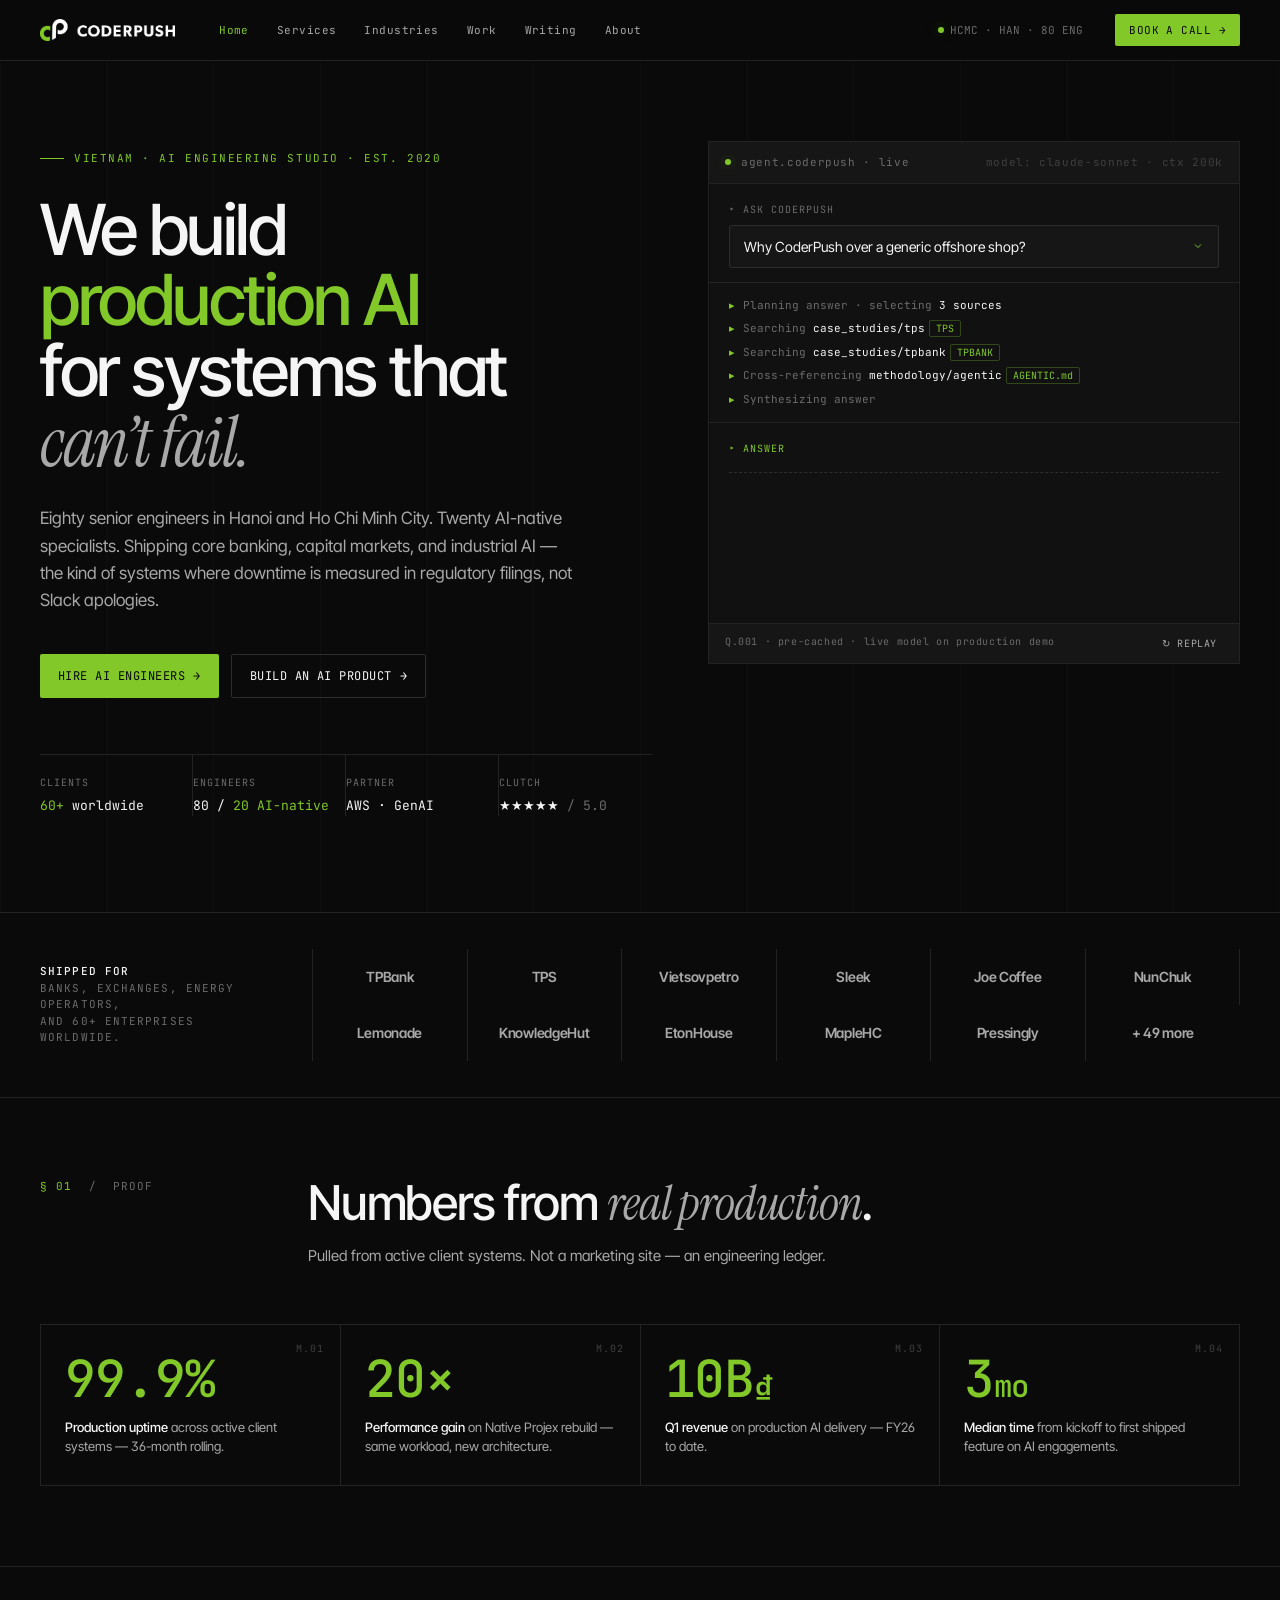
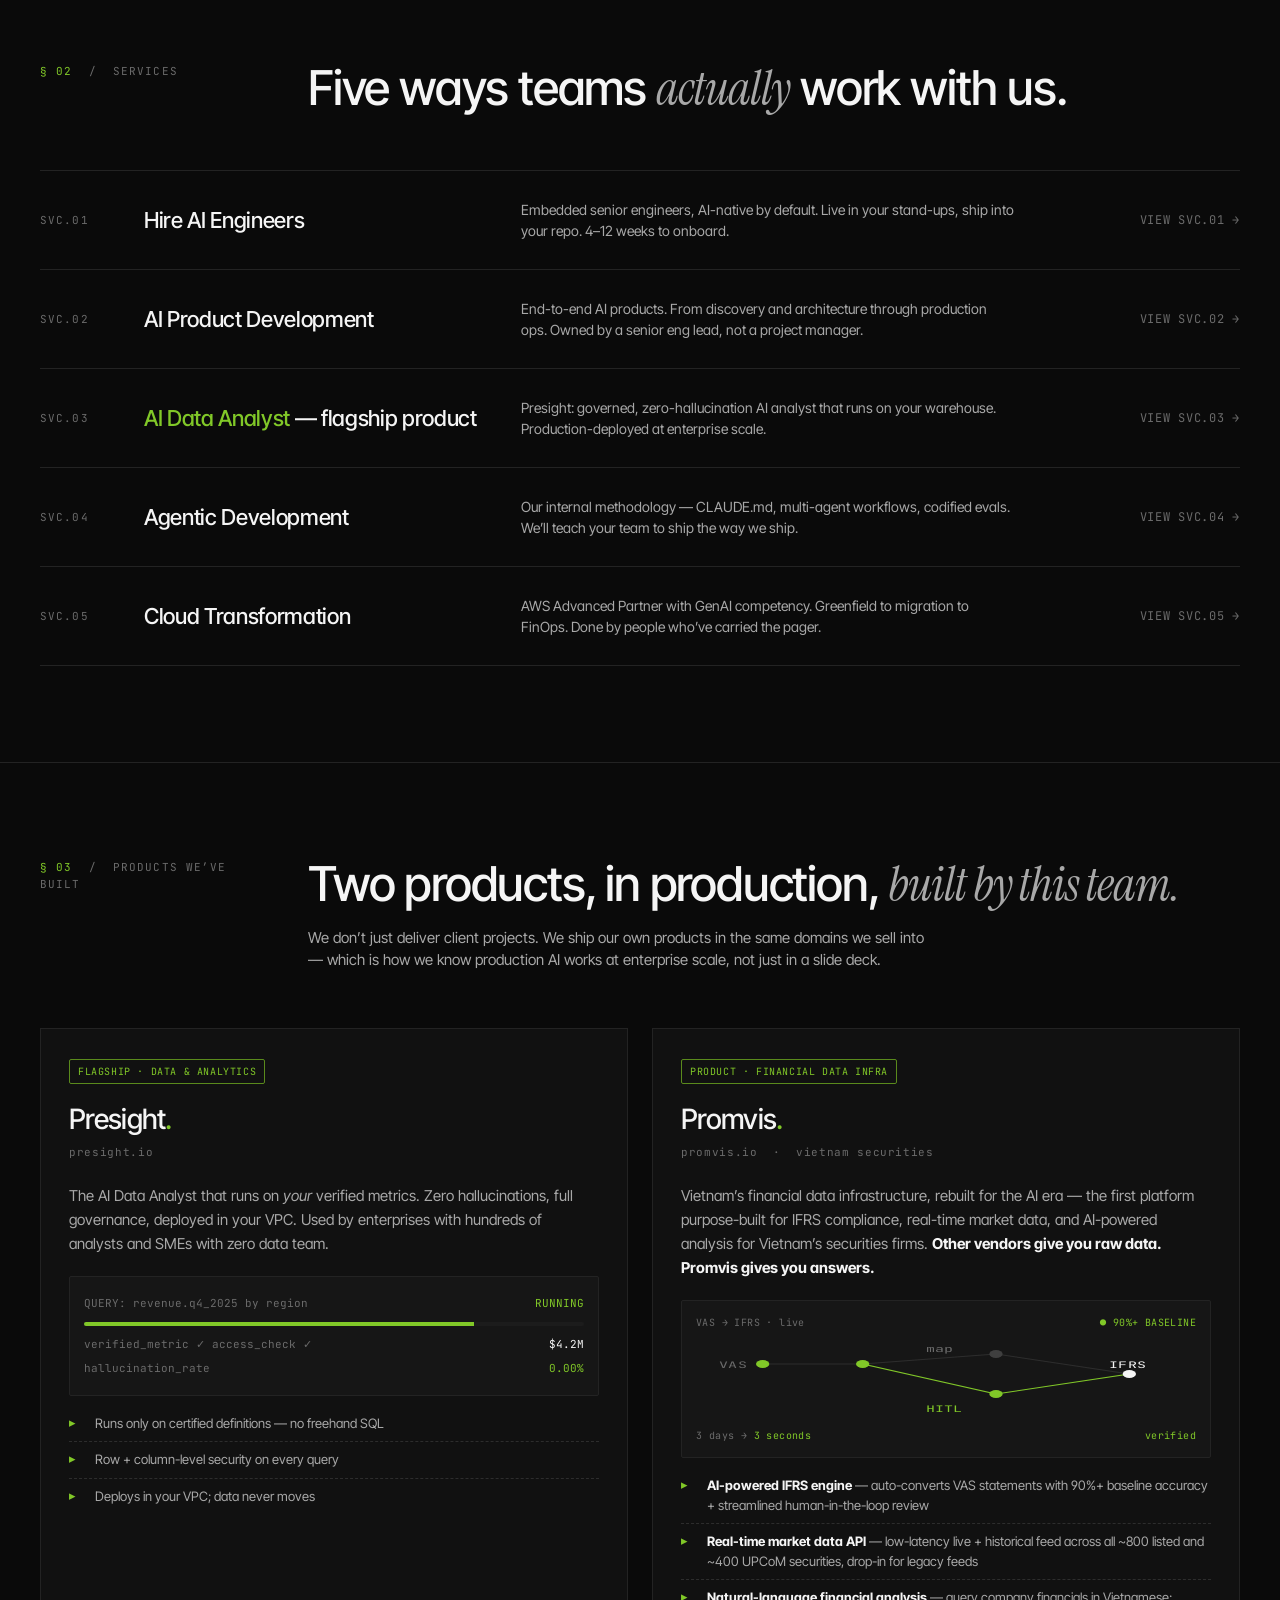
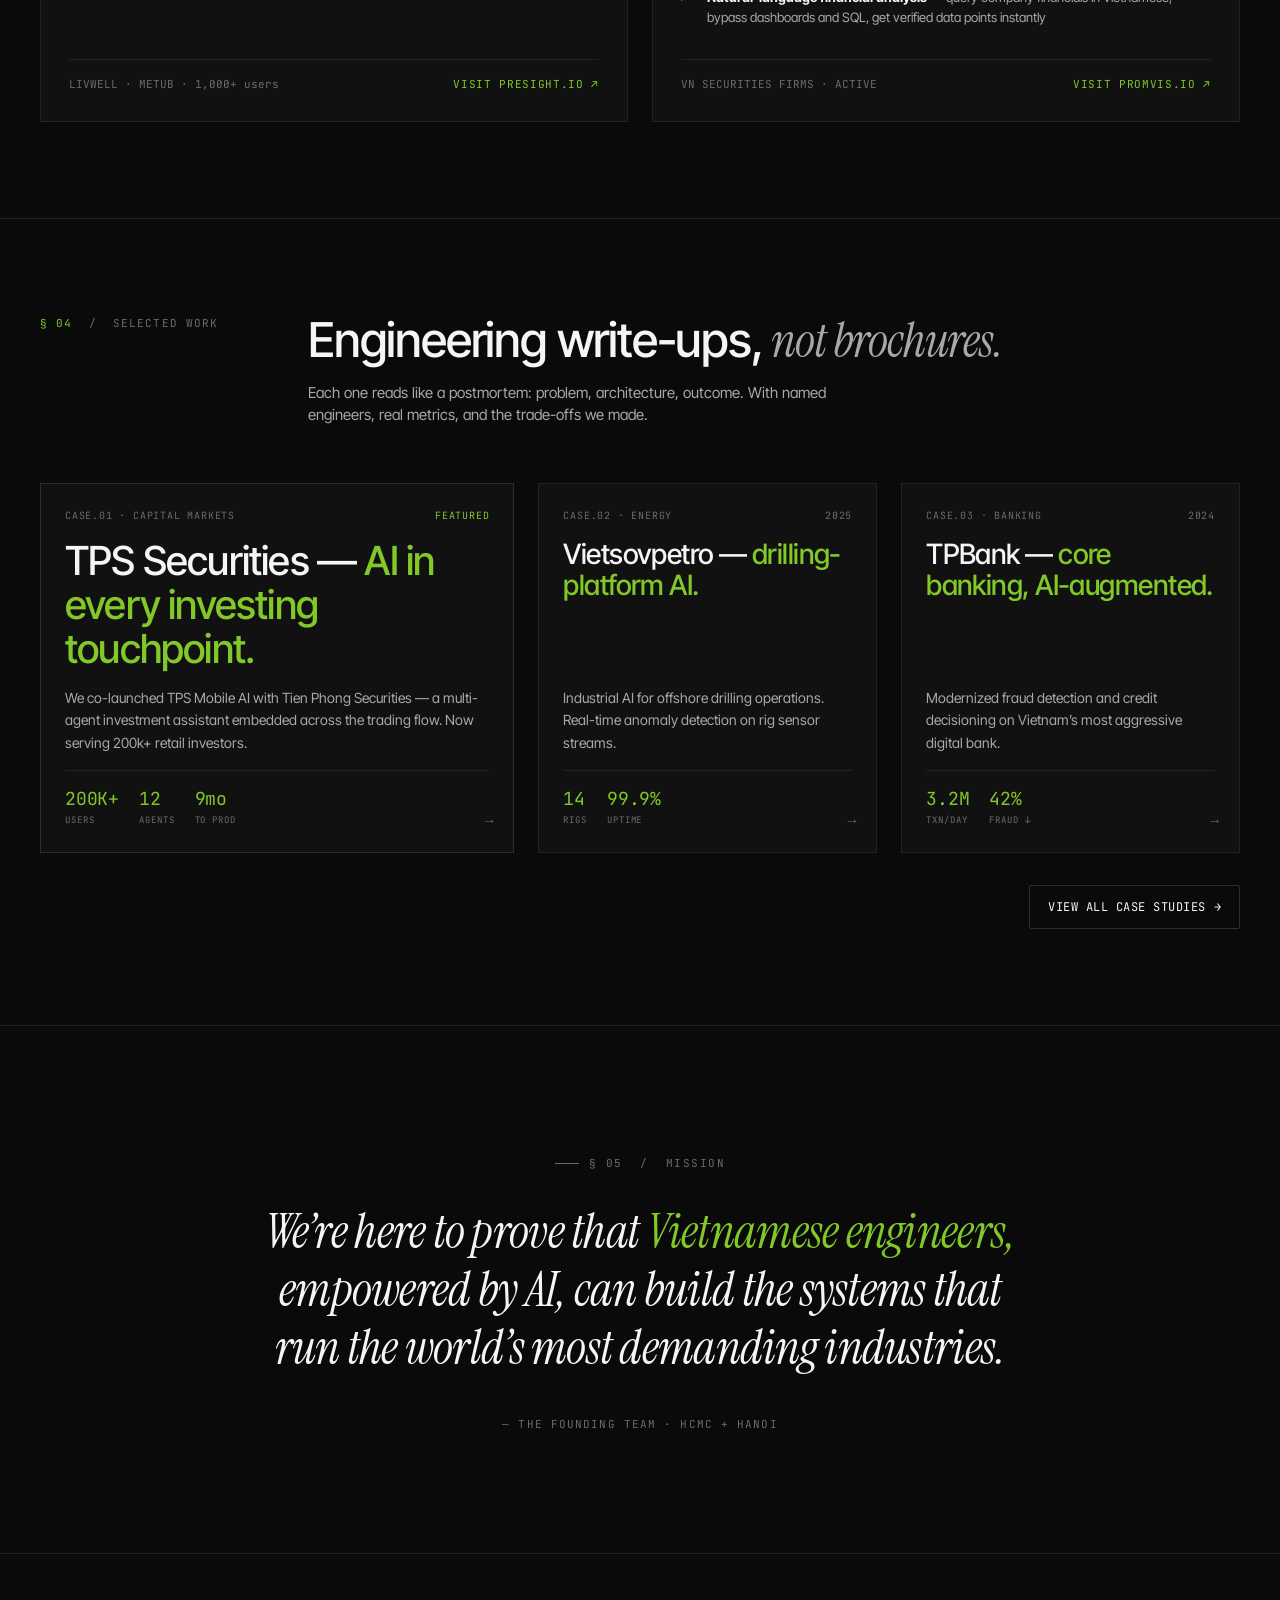
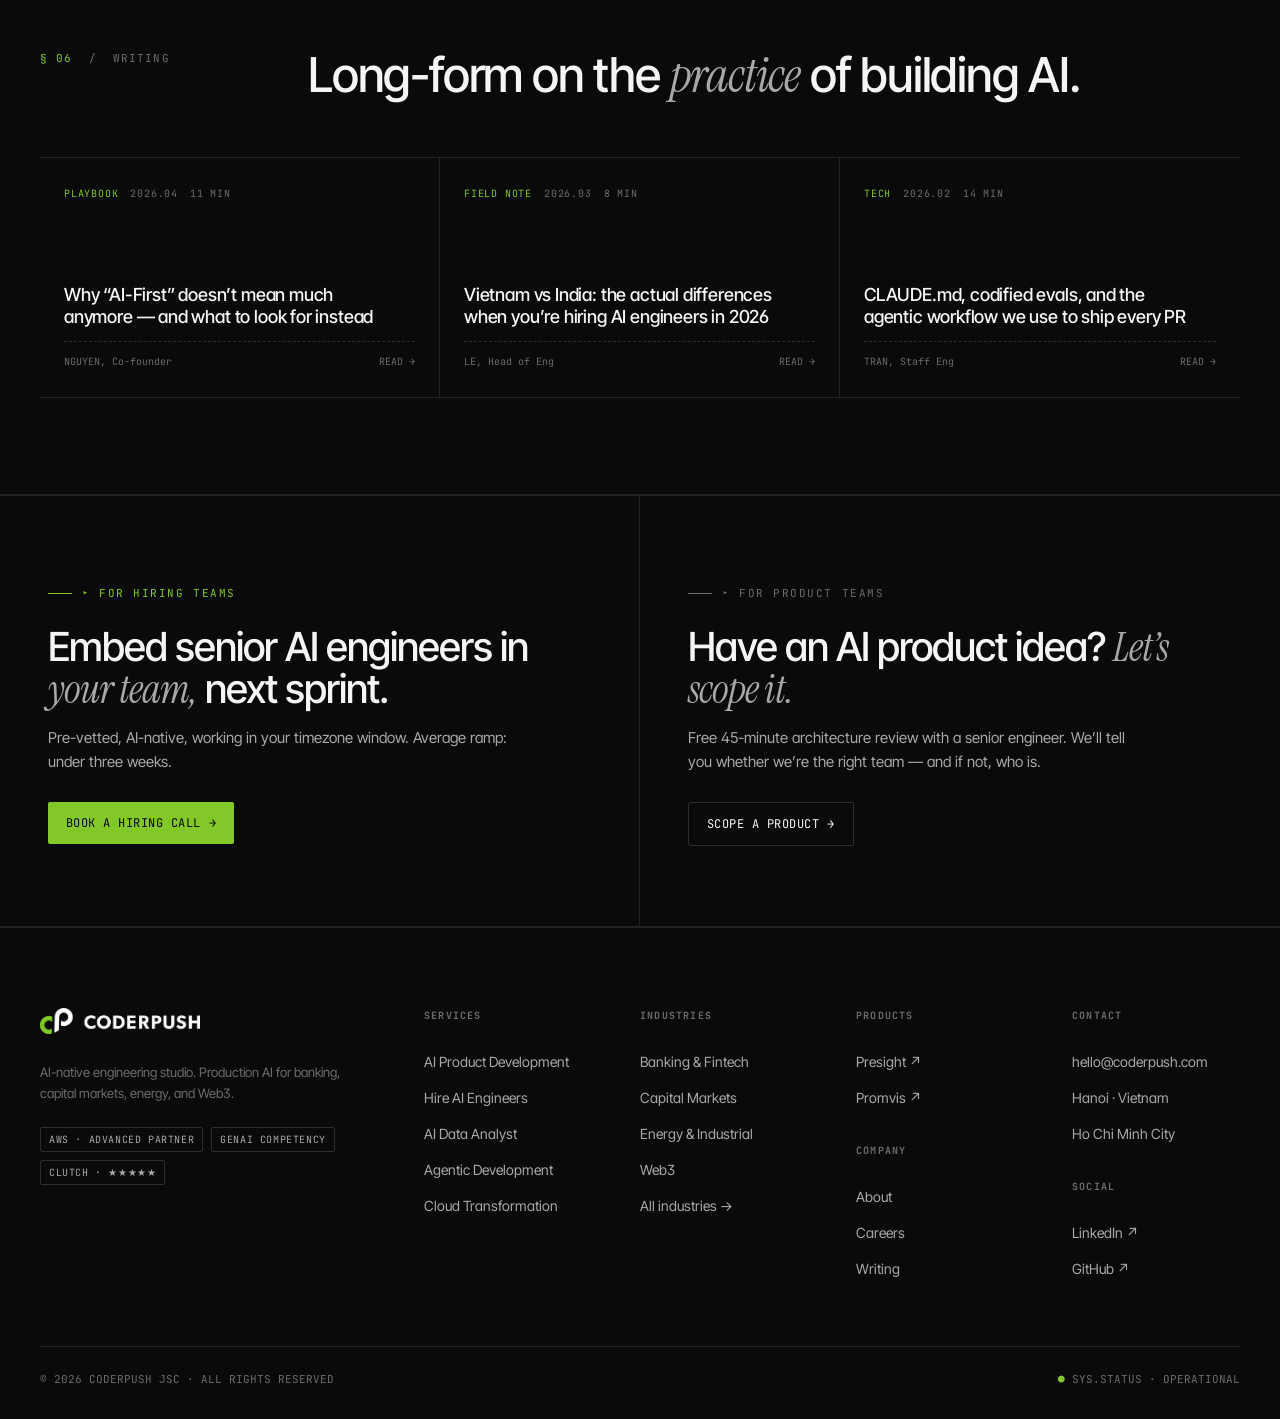
<file: index.html>
<!DOCTYPE html>
<html lang="en">
<head>
<meta charset="UTF-8" />
<meta name="viewport" content="width=device-width, initial-scale=1.0" />
<title>CoderPush — AI engineering studio · Vietnam</title>
<link rel="preconnect" href="https://fonts.googleapis.com" />
<link rel="preconnect" href="https://fonts.gstatic.com" crossorigin />
<link href="https://fonts.googleapis.com/css2?family=Inter+Tight:wght@300;400;500;600;700&family=JetBrains+Mono:wght@400;500;600&family=Instrument+Serif:ital@0;1&display=swap" rel="stylesheet" />
<link rel="stylesheet" href="shared.css" />
<style>
  /* ============ HERO ============ */
  .hero {
    padding: 80px 0 96px;
    border-bottom: 1px solid var(--line);
    position: relative; overflow: hidden;
  }
  .hero-grid {
    display: grid; grid-template-columns: 1.15fr 1fr;
    gap: 56px; align-items: start;
  }
  @media (max-width: 960px) { .hero-grid { grid-template-columns: 1fr; gap: 40px; } }

  .hero-meta {
    display: grid; grid-template-columns: repeat(4, 1fr);
    gap: 0; margin-top: 56px;
    border-top: 1px solid var(--line);
  }
  .hero-meta .cell {
    padding: 20px 16px 0 0;
    border-right: 1px solid var(--line);
  }
  .hero-meta .cell:last-child { border-right: none; padding-right: 0; }
  .hero-meta .k { font-family: 'JetBrains Mono', monospace; font-size: 10px; color: var(--text-3); letter-spacing: 0.1em; text-transform: uppercase; margin-bottom: 6px; }
  .hero-meta .v { font-family: 'JetBrains Mono', monospace; font-size: 13px; color: var(--text); }
  .hero-meta .v .green { color: var(--green); }
  @media (max-width: 720px) {
    .hero-meta { grid-template-columns: 1fr 1fr; }
    .hero-meta .cell:nth-child(2) { border-right: none; }
    .hero-meta .cell:nth-child(3), .hero-meta .cell:nth-child(4) { border-top: 1px solid var(--line); margin-top: 16px; padding-top: 16px; }
  }

  .hero-actions {
    display: flex; gap: 12px; margin-top: 40px; flex-wrap: wrap;
  }

  /* ============ AGENT PANEL ============ */
  .agent-panel {
    border: 1px solid var(--line);
    background: var(--bg-1);
    overflow: hidden;
    box-shadow: 0 0 0 1px var(--bg) inset;
    position: relative;
  }
  .agent-panel .head {
    padding: 12px 16px;
    border-bottom: 1px solid var(--line);
    background: var(--bg-2);
    display: flex; justify-content: space-between; align-items: center;
    font-family: 'JetBrains Mono', monospace; font-size: 11px;
    color: var(--text-3); letter-spacing: 0.06em;
  }
  .agent-panel .head .left { display: flex; align-items: center; gap: 10px; }
  .agent-panel .head .left .dot { width: 6px; height: 6px; background: var(--green); border-radius: 50%; box-shadow: var(--green-glow); animation: pulse 2.4s infinite; }
  .agent-panel .head .right { color: var(--text-4); }

  .agent-q {
    padding: 18px 20px 14px;
    border-bottom: 1px solid var(--line);
  }
  .agent-q .you {
    font-family: 'JetBrains Mono', monospace; font-size: 10px; color: var(--text-3); letter-spacing: 0.1em;
    margin-bottom: 8px;
  }
  .agent-q select {
    width: 100%; background: var(--bg-2); color: var(--text);
    border: 1px solid var(--line-2); padding: 12px 14px; border-radius: 2px;
    font-family: 'Inter Tight'; font-size: 14px;
    appearance: none;
    background-image: url("data:image/svg+xml,%3Csvg xmlns='http://www.w3.org/2000/svg' width='12' height='12' viewBox='0 0 24 24' fill='none' stroke='%2381C828' stroke-width='2'%3E%3Cpolyline points='6 9 12 15 18 9'/%3E%3C/svg%3E");
    background-repeat: no-repeat; background-position: right 14px center;
    cursor: pointer;
  }

  .agent-thinking {
    padding: 14px 20px;
    border-bottom: 1px solid var(--line);
    font-family: 'JetBrains Mono', monospace; font-size: 11px;
    color: var(--text-3); display: grid; gap: 6px;
    min-height: 90px;
  }
  .agent-thinking .step {
    display: flex; gap: 8px; align-items: baseline;
    opacity: 0; transform: translateX(-4px);
    transition: opacity 0.4s, transform 0.4s;
  }
  .agent-thinking .step.shown { opacity: 1; transform: translateX(0); }
  .agent-thinking .step .icon { color: var(--green); font-family: monospace; }
  .agent-thinking .step b { color: var(--text); font-weight: 400; }
  .agent-thinking .step .src {
    color: var(--green); border: 1px solid rgba(129,200,40,0.3);
    padding: 1px 6px; border-radius: 2px; margin-left: 4px;
    font-size: 10px;
  }

  .agent-answer {
    padding: 18px 20px 20px;
    min-height: 200px;
    position: relative;
  }
  .agent-answer .label {
    font-family: 'JetBrains Mono', monospace; font-size: 10px;
    color: var(--green); letter-spacing: 0.1em; margin-bottom: 10px;
  }
  .agent-answer .text {
    color: var(--text); font-size: 15px; line-height: 1.65;
    text-wrap: pretty;
  }
  .agent-answer .text b { color: var(--green); font-weight: 500; }
  .agent-answer .citations {
    margin-top: 16px; padding-top: 12px; border-top: 1px dashed var(--line-2);
    display: flex; gap: 8px; flex-wrap: wrap;
    font-family: 'JetBrains Mono', monospace; font-size: 10px;
    color: var(--text-3); letter-spacing: 0.04em;
  }
  .agent-answer .citations .src {
    border: 1px solid var(--line-2); padding: 3px 8px; border-radius: 2px;
    transition: border-color 0.15s, color 0.15s;
  }
  .agent-answer .citations .src:hover { color: var(--green); border-color: var(--green-dim); }

  .agent-foot {
    padding: 10px 16px;
    border-top: 1px solid var(--line);
    background: var(--bg-2);
    display: flex; justify-content: space-between;
    font-family: 'JetBrains Mono', monospace; font-size: 10px;
    color: var(--text-3); letter-spacing: 0.06em;
  }
  .agent-foot .replay {
    color: var(--text-2); cursor: pointer; padding: 2px 6px;
    border-radius: 2px; transition: color 0.15s, background 0.15s;
  }
  .agent-foot .replay:hover { color: var(--green); background: rgba(129,200,40,0.08); }

  /* ============ PROOF STRIP ============ */
  .proof {
    padding: 36px 0;
    border-bottom: 1px solid var(--line);
    background: var(--bg);
  }
  .proof-inner {
    display: grid; grid-template-columns: 240px 1fr;
    gap: 32px; align-items: center;
  }
  @media (max-width: 720px) { .proof-inner { grid-template-columns: 1fr; gap: 16px; } }
  .proof-label {
    font-family: 'JetBrains Mono', monospace; font-size: 11px;
    color: var(--text-3); letter-spacing: 0.1em; text-transform: uppercase;
    line-height: 1.5;
  }
  .proof-label b { color: var(--text); font-weight: 500; }
  .proof-logos {
    display: grid; grid-template-columns: repeat(6, 1fr);
    gap: 0; border-left: 1px solid var(--line);
  }
  @media (max-width: 720px) { .proof-logos { grid-template-columns: repeat(3, 1fr); } }
  .proof-logos .logo-cell {
    padding: 16px 12px; border-right: 1px solid var(--line);
    display: flex; align-items: center; justify-content: center;
    height: 56px;
    color: var(--text-2); font-family: 'Inter Tight'; font-weight: 600;
    font-size: 14px; letter-spacing: -0.02em;
    transition: color 0.15s;
  }
  .proof-logos .logo-cell:hover { color: var(--text); }
  .proof-logos .logo-cell:last-child { border-right: none; }

  /* ============ METRIC TILES ============ */
  .metrics-grid {
    display: grid; grid-template-columns: repeat(4, 1fr);
    border-left: 1px solid var(--line);
    border-top: 1px solid var(--line);
  }
  @media (max-width: 720px) { .metrics-grid { grid-template-columns: 1fr 1fr; } }
  .metric {
    padding: 28px 24px;
    border-right: 1px solid var(--line);
    border-bottom: 1px solid var(--line);
    position: relative;
  }
  .metric .n {
    font-family: 'JetBrains Mono', monospace;
    font-size: clamp(32px, 4vw, 52px);
    color: var(--green); letter-spacing: -0.02em;
    line-height: 1; margin-bottom: 14px;
    font-weight: 500;
  }
  .metric .l { color: var(--text-2); font-size: 13px; line-height: 1.5; }
  .metric .l b { color: var(--text); font-weight: 500; }
  .metric .ix { position: absolute; top: 16px; right: 16px;
    font-family: 'JetBrains Mono', monospace; font-size: 10px; color: var(--text-4); letter-spacing: 0.1em; }

  /* ============ SERVICES ============ */
  .services-list {
    display: grid; grid-template-columns: 1fr;
    border-top: 1px solid var(--line);
  }
  .svc-row {
    display: grid; grid-template-columns: 80px 1fr 1.4fr 200px;
    gap: 24px; align-items: center;
    padding: 28px 0;
    border-bottom: 1px solid var(--line);
    transition: background 0.2s;
    position: relative;
  }
  .svc-row:hover { background: rgba(129,200,40,0.02); }
  .svc-row:hover .svc-arrow { color: var(--green); transform: translateX(4px); }
  @media (max-width: 900px) {
    .svc-row { grid-template-columns: 50px 1fr 50px; }
    .svc-row .svc-desc { display: none; }
  }
  .svc-num { font-family: 'JetBrains Mono', monospace; font-size: 11px; color: var(--text-3); letter-spacing: 0.1em; }
  .svc-name { font-size: 22px; font-weight: 500; letter-spacing: -0.015em; }
  .svc-name .green { color: var(--green); }
  .svc-desc { color: var(--text-2); font-size: 14px; line-height: 1.5; }
  .svc-arrow {
    color: var(--text-3); font-family: 'JetBrains Mono', monospace; font-size: 12px;
    text-align: right; transition: color 0.2s, transform 0.2s;
    letter-spacing: 0.06em;
  }

  /* ============ PRODUCTS (Presight / Promvis) ============ */
  .products-grid {
    display: grid; grid-template-columns: 1fr 1fr;
    gap: 24px;
  }
  @media (max-width: 900px) { .products-grid { grid-template-columns: 1fr; } }
  .product-card {
    border: 1px solid var(--line);
    background: var(--bg-1);
    padding: 28px;
    display: flex; flex-direction: column;
    transition: border-color 0.2s;
    min-height: 380px;
    position: relative; overflow: hidden;
  }
  .product-card:hover { border-color: var(--line-2); }
  .product-card .head {
    display: flex; justify-content: space-between; align-items: flex-start;
    margin-bottom: 24px;
  }
  .product-card .name {
    font-size: 28px; letter-spacing: -0.025em; font-weight: 500;
  }
  .product-card .name .green { color: var(--green); }
  .product-card .desc {
    color: var(--text-2); font-size: 15px; line-height: 1.6;
    text-wrap: pretty; margin-bottom: 20px;
  }
  .product-card .features {
    list-style: none; margin-bottom: 24px;
  }
  .product-card .features li {
    padding: 8px 0; border-top: 1px dashed var(--line-2);
    color: var(--text-2); font-size: 13px;
    display: grid; grid-template-columns: 18px 1fr; gap: 8px;
  }
  .product-card .features li:first-child { border-top: none; padding-top: 0; }
  .product-card .features li::before {
    content: "▸"; color: var(--green); font-family: monospace;
  }
  .product-card .footer {
    margin-top: auto; display: flex; justify-content: space-between; align-items: center;
    padding-top: 16px; border-top: 1px solid var(--line);
  }
  .product-card .visit {
    font-family: 'JetBrains Mono', monospace; font-size: 11px;
    color: var(--green); letter-spacing: 0.06em;
    transition: filter 0.15s;
  }
  .product-card .visit:hover { filter: brightness(1.2); }

  /* presight viz placeholder */
  .product-viz {
    background: var(--bg-2); border: 1px solid var(--line);
    padding: 14px; margin-bottom: 18px;
    font-family: 'JetBrains Mono', monospace; font-size: 11px;
    color: var(--text-3); border-radius: 2px;
  }
  .product-viz .row { display: flex; justify-content: space-between; padding: 4px 0; }
  .product-viz .row .v { color: var(--green); }
  .product-viz .row .v.b { color: var(--text); }
  .product-viz .bar {
    height: 4px; background: var(--bg-3); border-radius: 2px; overflow: hidden;
    margin: 6px 0;
  }
  .product-viz .bar > span { display: block; height: 100%; background: var(--green); }

  /* promvis viz */
  .promvis-viz {
    background: var(--bg-2); border: 1px solid var(--line); padding: 14px;
    margin-bottom: 18px; border-radius: 2px;
    font-family: 'JetBrains Mono', monospace; font-size: 10px;
    color: var(--text-3); letter-spacing: 0.04em;
  }
  .promvis-nodes {
    position: relative; height: 90px; margin: 4px 0;
  }
  .promvis-nodes svg { position: absolute; inset: 0; width: 100%; height: 100%; }

  /* ============ CASE STUDIES ============ */
  .cases-grid {
    display: grid; grid-template-columns: 1.4fr 1fr 1fr;
    gap: 24px;
  }
  @media (max-width: 960px) { .cases-grid { grid-template-columns: 1fr; } }
  .case-card {
    border: 1px solid var(--line);
    background: var(--bg-1);
    padding: 24px;
    display: flex; flex-direction: column; gap: 16px;
    transition: border-color 0.2s, background 0.2s;
    position: relative; overflow: hidden;
    min-height: 320px;
  }
  .case-card:hover { border-color: var(--line-2); background: var(--bg-2); }
  .case-card.featured { grid-row: span 1; min-height: 320px; background: var(--bg-1); border-color: var(--line-2); }
  .case-card .meta {
    display: flex; justify-content: space-between;
    font-family: 'JetBrains Mono', monospace; font-size: 10px;
    color: var(--text-3); letter-spacing: 0.08em;
  }
  .case-card .name {
    font-size: clamp(20px, 2.4vw, 28px);
    letter-spacing: -0.02em; line-height: 1.1;
    font-weight: 500;
  }
  .case-card.featured .name {
    font-size: clamp(28px, 3.6vw, 40px);
  }
  .case-card .name em { font-style: normal; color: var(--green); }
  .case-card .desc {
    color: var(--text-2); font-size: 14px; line-height: 1.6;
    margin-top: auto;
  }
  .case-card .stats {
    display: flex; gap: 20px; padding-top: 14px; border-top: 1px solid var(--line);
    font-family: 'JetBrains Mono', monospace;
  }
  .case-card .stats .stat { display: flex; flex-direction: column; gap: 2px; }
  .case-card .stats .n { font-size: 18px; color: var(--green); letter-spacing: -0.01em; }
  .case-card .stats .l { font-size: 9px; color: var(--text-3); letter-spacing: 0.1em; }
  .case-card .arrow {
    position: absolute; bottom: 20px; right: 20px;
    color: var(--text-3); font-family: monospace; font-size: 14px;
    transition: color 0.2s, transform 0.2s;
  }
  .case-card:hover .arrow { color: var(--green); transform: translateX(2px); }

  /* ============ MISSION ============ */
  .mission {
    padding: 120px 0;
    border-bottom: 1px solid var(--line);
    text-align: center;
  }
  .mission .quote {
    font-family: 'Instrument Serif', serif; font-style: italic;
    font-size: clamp(28px, 4vw, 48px); line-height: 1.2;
    color: var(--text); letter-spacing: -0.015em;
    max-width: 920px; margin: 32px auto 0;
    text-wrap: balance;
  }
  .mission .quote .green { color: var(--green); }
  .mission .attrib {
    margin-top: 40px;
    font-family: 'JetBrains Mono', monospace; font-size: 11px;
    color: var(--text-3); letter-spacing: 0.1em;
  }

  /* ============ CTA SPLIT ============ */
  .cta-split {
    display: grid; grid-template-columns: 1fr 1fr;
    border-top: 1px solid var(--line);
    border-bottom: 1px solid var(--line);
  }
  @media (max-width: 720px) { .cta-split { grid-template-columns: 1fr; } }
  .cta-pane {
    padding: 80px 48px;
    border-right: 1px solid var(--line);
    transition: background 0.25s;
    position: relative;
  }
  @media (max-width: 720px) { .cta-pane { padding: 60px 24px; border-right: none; border-bottom: 1px solid var(--line); } }
  .cta-pane:last-child { border-right: none; }
  .cta-pane:hover { background: rgba(129,200,40,0.03); }
  .cta-pane h3 {
    font-size: clamp(28px, 3.4vw, 40px); line-height: 1.05;
    letter-spacing: -0.025em; font-weight: 500;
    margin: 24px 0 16px; max-width: 480px;
  }
  .cta-pane h3 em { font-family: 'Instrument Serif', serif; font-style: italic; color: var(--text-2); font-weight: 400; }
  .cta-pane p { color: var(--text-2); font-size: 15px; line-height: 1.6; margin-bottom: 28px; max-width: 460px; }

  /* ============ INSIGHTS preview ============ */
  .insights-grid {
    display: grid; grid-template-columns: repeat(3, 1fr); gap: 0;
    border-top: 1px solid var(--line);
  }
  @media (max-width: 720px) { .insights-grid { grid-template-columns: 1fr; } }
  .post {
    padding: 28px 24px;
    border-right: 1px solid var(--line);
    border-bottom: 1px solid var(--line);
    display: flex; flex-direction: column; gap: 12px;
    transition: background 0.2s;
    cursor: pointer;
    min-height: 240px;
  }
  .post:last-child { border-right: none; }
  @media (max-width: 720px) { .post { border-right: none; } }
  .post:hover { background: rgba(255,255,255,0.02); }
  .post .meta {
    font-family: 'JetBrains Mono', monospace; font-size: 10px;
    color: var(--text-3); letter-spacing: 0.08em;
    display: flex; gap: 12px;
  }
  .post .meta .green { color: var(--green); }
  .post h4 {
    font-size: 18px; line-height: 1.25; letter-spacing: -0.01em;
    font-weight: 500; text-wrap: balance;
    margin-top: auto;
  }
  .post .author {
    font-family: 'JetBrains Mono', monospace; font-size: 10px;
    color: var(--text-3); padding-top: 12px; border-top: 1px dashed var(--line-2);
    display: flex; justify-content: space-between;
  }
</style>
</head>
<body data-screen-label="01 Home">
<div id="cp-nav"></div>

<!-- ============ HERO ============ -->
<header class="hero grid-bg" data-screen-label="Home / Hero">
  <div class="wrap">
    <div class="hero-grid">
      <div>
        <div class="eyebrow">Vietnam · AI engineering studio · est. 2020</div>
        <h1 class="display" style="margin-top: 28px;">
          We build <span class="green">production AI</span><br/>
          for systems that <em>can&rsquo;t&nbsp;fail.</em>
        </h1>
        <p style="margin-top: 28px; color: var(--text-2); font-size: 17px; line-height: 1.6; max-width: 540px;">
          Eighty senior engineers in Hanoi and Ho Chi Minh City. Twenty AI-native specialists.
          Shipping core banking, capital markets, and industrial AI &mdash; the kind of systems where downtime is measured in regulatory filings, not Slack apologies.
        </p>
        <div class="hero-actions">
          <a class="btn btn-primary" href="service-hire.html">HIRE AI ENGINEERS <span class="arrow">→</span></a>
          <a class="btn btn-ghost" href="services.html">BUILD AN AI PRODUCT <span class="arrow">→</span></a>
        </div>
        <div class="hero-meta">
          <div class="cell"><div class="k">CLIENTS</div><div class="v"><span class="green">60+</span> worldwide</div></div>
          <div class="cell"><div class="k">ENGINEERS</div><div class="v">80 / <span class="green">20 AI-native</span></div></div>
          <div class="cell"><div class="k">PARTNER</div><div class="v">AWS · GenAI</div></div>
          <div class="cell"><div class="k">CLUTCH</div><div class="v">★★★★★ <span style="color: var(--text-3);">/ 5.0</span></div></div>
        </div>
      </div>

      <!-- Agent panel -->
      <div>
        <div class="agent-panel">
          <div class="head">
            <div class="left"><span class="dot"></span>agent.coderpush · live</div>
            <div class="right">model: claude-sonnet · ctx 200k</div>
          </div>
          <div class="agent-q">
            <div class="you">▸ ASK CODERPUSH</div>
            <select id="agent-q-select">
              <option value="why">Why CoderPush over a generic offshore shop?</option>
              <option value="banking">How do you handle compliance for core banking?</option>
              <option value="hire">Can I embed your engineers in my team?</option>
              <option value="data">What is the AI Data Analyst exactly?</option>
            </select>
          </div>
          <div class="agent-thinking" id="agent-thinking"></div>
          <div class="agent-answer">
            <div class="label">▸ ANSWER</div>
            <div class="text" id="agent-text"></div>
            <div class="citations" id="agent-cites"></div>
          </div>
          <div class="agent-foot">
            <span>Q.001 · pre-cached · live model on production demo</span>
            <span class="replay" id="agent-replay">↻ REPLAY</span>
          </div>
        </div>
      </div>
    </div>
  </div>
</header>

<!-- ============ PROOF STRIP ============ -->
<div class="proof" data-screen-label="Home / Proof">
  <div class="wrap">
    <div class="proof-inner">
      <div class="proof-label">
        <b>SHIPPED FOR</b><br/>
        Banks, exchanges, energy operators, <br/>and 60+ enterprises worldwide.
      </div>
      <div class="proof-logos">
        <div class="logo-cell">TPBank</div>
        <div class="logo-cell">TPS</div>
        <div class="logo-cell">Vietsovpetro</div>
        <div class="logo-cell">Sleek</div>
        <div class="logo-cell">Joe Coffee</div>
        <div class="logo-cell">NunChuk</div>
        <div class="logo-cell">Lemonade</div>
        <div class="logo-cell">KnowledgeHut</div>
        <div class="logo-cell">EtonHouse</div>
        <div class="logo-cell">MapleHC</div>
        <div class="logo-cell">Pressingly</div>
        <div class="logo-cell">+ 49 more</div>
      </div>
    </div>
  </div>
</div>

<!-- ============ METRICS ============ -->
<section class="tight" data-screen-label="Home / Metrics" style="padding: 80px 0;">
  <div class="wrap">
    <div class="sec-head">
      <div class="sec-num"><span class="green">§ 01</span> &nbsp;/&nbsp; PROOF</div>
      <div>
        <h2 class="display">Numbers from <em>real production</em>.</h2>
        <p style="margin-top: 16px; color: var(--text-2); font-size: 15px; max-width: 580px;">
          Pulled from active client systems. Not a marketing site &mdash; an engineering ledger.
        </p>
      </div>
    </div>

    <div class="metrics-grid">
      <div class="metric">
        <div class="ix">M.01</div>
        <div class="n">99.9%</div>
        <div class="l"><b>Production uptime</b> across active client systems &mdash; 36-month rolling.</div>
      </div>
      <div class="metric">
        <div class="ix">M.02</div>
        <div class="n">20&times;</div>
        <div class="l"><b>Performance gain</b> on Native Projex rebuild &mdash; same workload, new architecture.</div>
      </div>
      <div class="metric">
        <div class="ix">M.03</div>
        <div class="n">10B<span style="font-size: 0.6em;">&#8363;</span></div>
        <div class="l"><b>Q1 revenue</b> on production AI delivery &mdash; FY26 to date.</div>
      </div>
      <div class="metric">
        <div class="ix">M.04</div>
        <div class="n">3<span style="font-size: 0.6em;">mo</span></div>
        <div class="l"><b>Median time</b> from kickoff to first shipped feature on AI engagements.</div>
      </div>
    </div>
  </div>
</section>

<!-- ============ SERVICES ============ -->
<section data-screen-label="Home / Services">
  <div class="wrap">
    <div class="sec-head">
      <div class="sec-num"><span class="green">§ 02</span> &nbsp;/&nbsp; SERVICES</div>
      <div>
        <h2 class="display">Five ways teams <em>actually</em> work with us.</h2>
      </div>
    </div>

    <div class="services-list">
      <a class="svc-row" href="service-hire.html">
        <div class="svc-num">SVC.01</div>
        <div class="svc-name">Hire AI Engineers</div>
        <div class="svc-desc">Embedded senior engineers, AI-native by default. Live in your stand-ups, ship into your repo. 4&ndash;12 weeks to onboard.</div>
        <div class="svc-arrow">VIEW SVC.01 →</div>
      </a>
      <a class="svc-row" href="services.html">
        <div class="svc-num">SVC.02</div>
        <div class="svc-name">AI Product Development</div>
        <div class="svc-desc">End-to-end AI products. From discovery and architecture through production ops. Owned by a senior eng lead, not a project manager.</div>
        <div class="svc-arrow">VIEW SVC.02 →</div>
      </a>
      <a class="svc-row" href="services.html">
        <div class="svc-num">SVC.03</div>
        <div class="svc-name"><span class="green">AI Data Analyst</span> &mdash; flagship product</div>
        <div class="svc-desc">Presight: governed, zero-hallucination AI analyst that runs on your warehouse. Production-deployed at enterprise scale.</div>
        <div class="svc-arrow">VIEW SVC.03 →</div>
      </a>
      <a class="svc-row" href="services.html">
        <div class="svc-num">SVC.04</div>
        <div class="svc-name">Agentic Development</div>
        <div class="svc-desc">Our internal methodology &mdash; CLAUDE.md, multi-agent workflows, codified evals. We&rsquo;ll teach your team to ship the way we ship.</div>
        <div class="svc-arrow">VIEW SVC.04 →</div>
      </a>
      <a class="svc-row" href="services.html">
        <div class="svc-num">SVC.05</div>
        <div class="svc-name">Cloud Transformation</div>
        <div class="svc-desc">AWS Advanced Partner with GenAI competency. Greenfield to migration to FinOps. Done by people who&rsquo;ve carried the pager.</div>
        <div class="svc-arrow">VIEW SVC.05 →</div>
      </a>
    </div>
  </div>
</section>

<!-- ============ PRODUCTS ============ -->
<section data-screen-label="Home / Products">
  <div class="wrap">
    <div class="sec-head">
      <div class="sec-num"><span class="green">§ 03</span> &nbsp;/&nbsp; PRODUCTS WE&rsquo;VE BUILT</div>
      <div>
        <h2 class="display">Two products, in production, <em>built by this team.</em></h2>
        <p style="margin-top: 16px; color: var(--text-2); font-size: 15px; max-width: 620px;">
          We don&rsquo;t just deliver client projects. We ship our own products in the same domains we sell into &mdash;
          which is how we know production AI works at enterprise scale, not just in a slide deck.
        </p>
      </div>
    </div>

    <div class="products-grid">
      <!-- PRESIGHT -->
      <article class="product-card">
        <div class="head">
          <div>
            <span class="tag green">FLAGSHIP · DATA &amp; ANALYTICS</span>
            <div class="name" style="margin-top: 14px;">Presight<span class="green">.</span></div>
            <div class="mono" style="font-size: 11px; color: var(--text-3); letter-spacing: 0.06em; margin-top: 4px;">presight.io</div>
          </div>
        </div>
        <p class="desc">
          The AI Data Analyst that runs on <em>your</em> verified metrics. Zero hallucinations,
          full governance, deployed in your VPC. Used by enterprises with hundreds of analysts and SMEs with zero data team.
        </p>
        <div class="product-viz" aria-hidden="true">
          <div class="row"><span>QUERY: revenue.q4_2025 by region</span><span class="v">RUNNING</span></div>
          <div class="bar"><span style="width: 78%;"></span></div>
          <div class="row"><span>verified_metric ✓ access_check ✓</span><span class="v b">$4.2M</span></div>
          <div class="row"><span>hallucination_rate</span><span class="v">0.00%</span></div>
        </div>
        <ul class="features">
          <li>Runs only on certified definitions &mdash; no freehand SQL</li>
          <li>Row + column-level security on every query</li>
          <li>Deploys in your VPC; data never moves</li>
        </ul>
        <div class="footer">
          <span class="mono" style="font-size: 11px; color: var(--text-3);">LIVWELL · METUB · 1,000+ users</span>
          <a class="visit" href="https://www.presight.io" target="_blank" rel="noopener">VISIT PRESIGHT.IO ↗</a>
        </div>
      </article>

      <!-- PROMVIS -->
      <article class="product-card">
        <div class="head">
          <div>
            <span class="tag green">PRODUCT · FINANCIAL DATA INFRA</span>
            <div class="name" style="margin-top: 14px;">Promvis<span class="green">.</span></div>
            <div class="mono" style="font-size: 11px; color: var(--text-3); letter-spacing: 0.06em; margin-top: 4px;">promvis.io &nbsp;·&nbsp; vietnam securities</div>
          </div>
        </div>
        <p class="desc">
          Vietnam&rsquo;s financial data infrastructure, rebuilt for the AI era &mdash; the first platform purpose-built
          for IFRS compliance, real-time market data, and AI-powered analysis for Vietnam&rsquo;s securities firms.
          <b style="color: var(--text);">Other vendors give you raw data. Promvis gives you answers.</b>
        </p>
        <div class="promvis-viz" aria-hidden="true">
          <div style="display: flex; justify-content: space-between;"><span>VAS → IFRS · live</span><span style="color: var(--green);">● 90%+ BASELINE</span></div>
          <div class="promvis-nodes">
            <svg viewBox="0 0 300 90" preserveAspectRatio="none">
              <text x="14" y="34" fill="#6b6b6b" font-size="9" font-family="JetBrains Mono">VAS</text>
              <text x="138" y="18" fill="#6b6b6b" font-size="9" font-family="JetBrains Mono">map</text>
              <text x="138" y="78" fill="#81C828" font-size="9" font-family="JetBrains Mono">HITL</text>
              <text x="248" y="34" fill="#f5f5f5" font-size="9" font-family="JetBrains Mono">IFRS</text>
              <line x1="40" y1="30" x2="100" y2="30" stroke="#2d2d2d" stroke-width="1"/>
              <line x1="100" y1="30" x2="180" y2="60" stroke="#81C828" stroke-width="1"/>
              <line x1="100" y1="30" x2="180" y2="20" stroke="#2d2d2d" stroke-width="1"/>
              <line x1="180" y1="20" x2="260" y2="40" stroke="#2d2d2d" stroke-width="1"/>
              <line x1="180" y1="60" x2="260" y2="40" stroke="#81C828" stroke-width="1"/>
              <circle cx="40" cy="30" r="4" fill="#81C828"/>
              <circle cx="100" cy="30" r="4" fill="#81C828"/>
              <circle cx="180" cy="20" r="4" fill="#3f3f3f"/>
              <circle cx="180" cy="60" r="4" fill="#81C828"/>
              <circle cx="260" cy="40" r="4" fill="#f5f5f5"/>
            </svg>
          </div>
          <div style="display: flex; justify-content: space-between;"><span>3 days &rarr; <span style="color: var(--green);">3 seconds</span></span><span style="color: var(--green);">verified</span></div>
        </div>
        <ul class="features">
          <li><span><b style="color: var(--text);">AI-powered IFRS engine</b> &mdash; auto-converts VAS statements with 90%+ baseline accuracy + streamlined human-in-the-loop review</span></li>
          <li><span><b style="color: var(--text);">Real-time market data API</b> &mdash; low-latency live + historical feed across all ~800 listed and ~400 UPCoM securities, drop-in for legacy feeds</span></li>
          <li><span><b style="color: var(--text);">Natural-language financial analysis</b> &mdash; query company financials in Vietnamese; bypass dashboards and SQL, get verified data points instantly</span></li>
        </ul>
        <div class="footer">
          <span class="mono" style="font-size: 11px; color: var(--text-3);">VN SECURITIES FIRMS · ACTIVE</span>
          <a class="visit" href="https://promvis.io" target="_blank" rel="noopener">VISIT PROMVIS.IO ↗</a>
        </div>
      </article>
    </div>
  </div>
</section>

<!-- ============ CASE STUDIES ============ -->
<section data-screen-label="Home / Case studies">
  <div class="wrap">
    <div class="sec-head">
      <div class="sec-num"><span class="green">§ 04</span> &nbsp;/&nbsp; SELECTED WORK</div>
      <div>
        <h2 class="display">Engineering write-ups, <em>not brochures.</em></h2>
        <p style="margin-top: 16px; color: var(--text-2); font-size: 15px; max-width: 580px;">
          Each one reads like a postmortem: problem, architecture, outcome. With named engineers, real metrics, and the trade-offs we made.
        </p>
      </div>
    </div>

    <div class="cases-grid">
      <a class="case-card featured" href="case-study.html">
        <div class="meta">
          <span>CASE.01 · CAPITAL MARKETS</span>
          <span class="mono" style="color: var(--green);">FEATURED</span>
        </div>
        <div class="name">TPS Securities &mdash; <em>AI in every investing touchpoint.</em></div>
        <div class="desc">
          We co-launched TPS Mobile AI with Tien Phong Securities &mdash; a multi-agent investment assistant
          embedded across the trading flow. Now serving 200k+ retail investors.
        </div>
        <div class="stats">
          <div class="stat"><span class="n">200K+</span><span class="l">USERS</span></div>
          <div class="stat"><span class="n">12</span><span class="l">AGENTS</span></div>
          <div class="stat"><span class="n">9mo</span><span class="l">TO PROD</span></div>
        </div>
        <span class="arrow">→</span>
      </a>

      <a class="case-card" href="case-study.html">
        <div class="meta">
          <span>CASE.02 · ENERGY</span>
          <span class="mono">2025</span>
        </div>
        <div class="name">Vietsovpetro &mdash; <em>drilling-platform AI.</em></div>
        <div class="desc">
          Industrial AI for offshore drilling operations. Real-time anomaly detection on rig sensor streams.
        </div>
        <div class="stats">
          <div class="stat"><span class="n">14</span><span class="l">RIGS</span></div>
          <div class="stat"><span class="n">99.9%</span><span class="l">UPTIME</span></div>
        </div>
        <span class="arrow">→</span>
      </a>

      <a class="case-card" href="case-study.html">
        <div class="meta">
          <span>CASE.03 · BANKING</span>
          <span class="mono">2024</span>
        </div>
        <div class="name">TPBank &mdash; <em>core banking, AI-augmented.</em></div>
        <div class="desc">
          Modernized fraud detection and credit decisioning on Vietnam&rsquo;s most aggressive digital bank.
        </div>
        <div class="stats">
          <div class="stat"><span class="n">3.2M</span><span class="l">TXN/DAY</span></div>
          <div class="stat"><span class="n">42%</span><span class="l">FRAUD ↓</span></div>
        </div>
        <span class="arrow">→</span>
      </a>
    </div>

    <div style="margin-top: 32px; display: flex; justify-content: flex-end;">
      <a class="btn btn-ghost" href="work.html">VIEW ALL CASE STUDIES <span class="arrow">→</span></a>
    </div>
  </div>
</section>

<!-- ============ MISSION ============ -->
<section class="mission" data-screen-label="Home / Mission">
  <div class="wrap">
    <div class="eyebrow muted" style="justify-content: center; display: inline-flex;">§ 05 &nbsp;/&nbsp; MISSION</div>
    <p class="quote">
      We&rsquo;re here to prove that <span class="green">Vietnamese engineers,</span> empowered by&nbsp;AI, can build the systems that <em>run the world&rsquo;s most demanding industries.</em>
    </p>
    <div class="attrib">— THE FOUNDING TEAM · HCMC + HANOI</div>
  </div>
</section>

<!-- ============ INSIGHTS ============ -->
<section data-screen-label="Home / Writing">
  <div class="wrap">
    <div class="sec-head">
      <div class="sec-num"><span class="green">§ 06</span> &nbsp;/&nbsp; WRITING</div>
      <div>
        <h2 class="display">Long-form on the <em>practice</em> of building AI.</h2>
      </div>
    </div>

    <div class="insights-grid">
      <article class="post">
        <div class="meta"><span class="green">PLAYBOOK</span><span>2026.04</span><span>11 MIN</span></div>
        <h4>Why &ldquo;AI-First&rdquo; doesn&rsquo;t mean much anymore &mdash; and what to look for instead</h4>
        <div class="author"><span>NGUYEN, Co-founder</span><span>READ →</span></div>
      </article>
      <article class="post">
        <div class="meta"><span class="green">FIELD NOTE</span><span>2026.03</span><span>8 MIN</span></div>
        <h4>Vietnam vs India: the actual differences when you&rsquo;re hiring AI engineers in 2026</h4>
        <div class="author"><span>LE, Head of Eng</span><span>READ →</span></div>
      </article>
      <article class="post">
        <div class="meta"><span class="green">TECH</span><span>2026.02</span><span>14 MIN</span></div>
        <h4>CLAUDE.md, codified evals, and the agentic workflow we use to ship every PR</h4>
        <div class="author"><span>TRAN, Staff Eng</span><span>READ →</span></div>
      </article>
    </div>
  </div>
</section>

<!-- ============ CTA ============ -->
<section style="padding: 0; border-bottom: none;" id="contact" data-screen-label="Home / CTA">
  <div class="cta-split">
    <div class="cta-pane">
      <div class="eyebrow">▸ FOR HIRING TEAMS</div>
      <h3>Embed senior AI engineers in <em>your team,</em> next sprint.</h3>
      <p>Pre-vetted, AI-native, working in your timezone window. Average ramp: under three weeks.</p>
      <a class="btn btn-primary" href="contact.html#hire">BOOK A HIRING CALL <span class="arrow">→</span></a>
    </div>
    <div class="cta-pane">
      <div class="eyebrow muted">▸ FOR PRODUCT TEAMS</div>
      <h3>Have an AI product idea? <em>Let&rsquo;s scope it.</em></h3>
      <p>Free 45-minute architecture review with a senior engineer. We&rsquo;ll tell you whether we&rsquo;re the right team &mdash; and if not, who is.</p>
      <a class="btn btn-ghost" href="contact.html#build">SCOPE A PRODUCT <span class="arrow">→</span></a>
    </div>
  </div>
</section>

<div id="cp-foot"></div>

<script src="shared.js"></script>
<script>
  CP.mount("index.html");

  // ============ AGENT DEMO ============
  const ANSWERS = {
    why: {
      thinking: [
        { icon: "▸", text: "Planning answer · selecting <b>3 sources</b>", src: "" },
        { icon: "▸", text: "Searching <b>case_studies/tps</b>", src: "TPS" },
        { icon: "▸", text: "Searching <b>case_studies/tpbank</b>", src: "TPBANK" },
        { icon: "▸", text: "Cross-referencing <b>methodology/agentic</b>", src: "AGENTIC.md" },
        { icon: "▸", text: "Synthesizing answer", src: "" },
      ],
      answer: [
        "Two things. First — we ship our own AI products. <b>Presight</b> and <b>Promvis</b> are in production with real enterprises and SMEs. We sell capabilities we've already proven on our own balance sheet.",
        "Second — the engineers are AI-native by default. CLAUDE.md, codified evals, agentic workflows aren't buzzwords for us; they're how every PR gets shipped. Most offshore shops are still selling 2019 staff aug.",
      ],
      cites: ["§ presight.io", "§ promvis.io", "§ case/tps", "§ method/agentic"],
    },
    banking: {
      thinking: [
        { icon: "▸", text: "Planning answer", src: "" },
        { icon: "▸", text: "Loading <b>case_studies/tpbank</b>", src: "TPBANK" },
        { icon: "▸", text: "Loading <b>compliance/sbv-handbook</b>", src: "SBV" },
        { icon: "▸", text: "Synthesizing", src: "" },
      ],
      answer: [
        "Same way we did at <b>TPBank</b>: AI augments — never replaces — the deterministic core. Every model output is auditable, rate-limited, and routed through compliance gates before it touches a transaction.",
        "We deploy in-VPC, never train on customer data, and keep model decisions logged for SBV review. The bank, not the vendor, owns the audit trail.",
      ],
      cites: ["§ case/tpbank", "§ compliance/sbv", "§ arch/in-vpc"],
    },
    hire: {
      thinking: [
        { icon: "▸", text: "Loading <b>service/hire</b>", src: "HIRE.md" },
        { icon: "▸", text: "Pulling current bench availability", src: "" },
        { icon: "▸", text: "Synthesizing", src: "" },
      ],
      answer: [
        "Yes — embedded is our default mode. Engineers join your stand-ups, your Slack, your repo. They report to your tech lead, not ours.",
        "Average ramp is under <b>three weeks</b>. Minimum engagement six weeks. We staff in 4-hour overlap windows with US East / EU West / APAC.",
      ],
      cites: ["§ service/hire", "§ ops/timezones"],
    },
    data: {
      thinking: [
        { icon: "▸", text: "Loading <b>products/presight</b>", src: "PRESIGHT" },
        { icon: "▸", text: "Pulling deployment refs", src: "LIVWELL · METUB" },
        { icon: "▸", text: "Synthesizing", src: "" },
      ],
      answer: [
        "<b>Presight</b> is an AI Data Analyst that runs only on your verified metrics. No freehand SQL, no hallucinated numbers — every answer traces back to a definition you certified.",
        "It deploys in your VPC, respects your row- and column-level access, and works directly on your warehouse. Used by enterprises with 1,000+ governed users and SMEs with zero data team.",
      ],
      cites: ["§ presight.io", "§ case/livwell", "§ case/metub"],
    },
  };

  const select = document.getElementById("agent-q-select");
  const thinking = document.getElementById("agent-thinking");
  const text = document.getElementById("agent-text");
  const cites = document.getElementById("agent-cites");
  const replay = document.getElementById("agent-replay");

  let cancelled = false;
  function sleep(ms) { return new Promise(r => setTimeout(r, ms)); }

  async function runAgent(key) {
    cancelled = true;
    await sleep(50);
    cancelled = false;
    const myToken = Symbol();
    runAgent.token = myToken;

    const data = ANSWERS[key];
    thinking.innerHTML = "";
    text.innerHTML = "";
    cites.innerHTML = "";

    // Render thinking steps
    for (const s of data.thinking) {
      if (runAgent.token !== myToken) return;
      const el = document.createElement("div");
      el.className = "step";
      el.innerHTML = `<span class="icon">${s.icon}</span><span>${s.text}${s.src ? `<span class="src">${s.src}</span>` : ""}</span>`;
      thinking.appendChild(el);
      requestAnimationFrame(() => el.classList.add("shown"));
      await sleep(400);
    }

    if (runAgent.token !== myToken) return;
    await sleep(300);

    // Type out answer
    let fullText = data.answer.join("\n\n");
    let i = 0;
    text.innerHTML = "";
    while (i < fullText.length) {
      if (runAgent.token !== myToken) return;
      const ch = fullText[i];
      if (ch === "<") {
        // copy entire tag atomically
        const end = fullText.indexOf(">", i);
        text.innerHTML += fullText.slice(i, end + 1);
        i = end + 1;
        continue;
      }
      if (ch === "&") {
        // copy entire HTML entity atomically (e.g. &mdash; &rsquo; &amp;)
        const end = fullText.indexOf(";", i);
        if (end > i && end - i < 10) {
          text.innerHTML += fullText.slice(i, end + 1);
          i = end + 1;
          await sleep(8);
          continue;
        }
      }
      if (ch === "\n") {
        text.innerHTML += "<br/><br/>";
        i++;
        await sleep(120);
        continue;
      }
      text.innerHTML += ch;
      i++;
      await sleep(8);
    }

    // Citations
    if (runAgent.token !== myToken) return;
    await sleep(200);
    data.cites.forEach((c, ix) => {
      setTimeout(() => {
        if (runAgent.token !== myToken) return;
        const el = document.createElement("a");
        el.className = "src"; el.href = "#"; el.textContent = c;
        cites.appendChild(el);
      }, ix * 80);
    });
  }

  select.addEventListener("change", e => runAgent(e.target.value));
  replay.addEventListener("click", () => runAgent(select.value));
  // initial run after small delay
  setTimeout(() => runAgent("why"), 600);
</script>
</body>
</html>
</file>
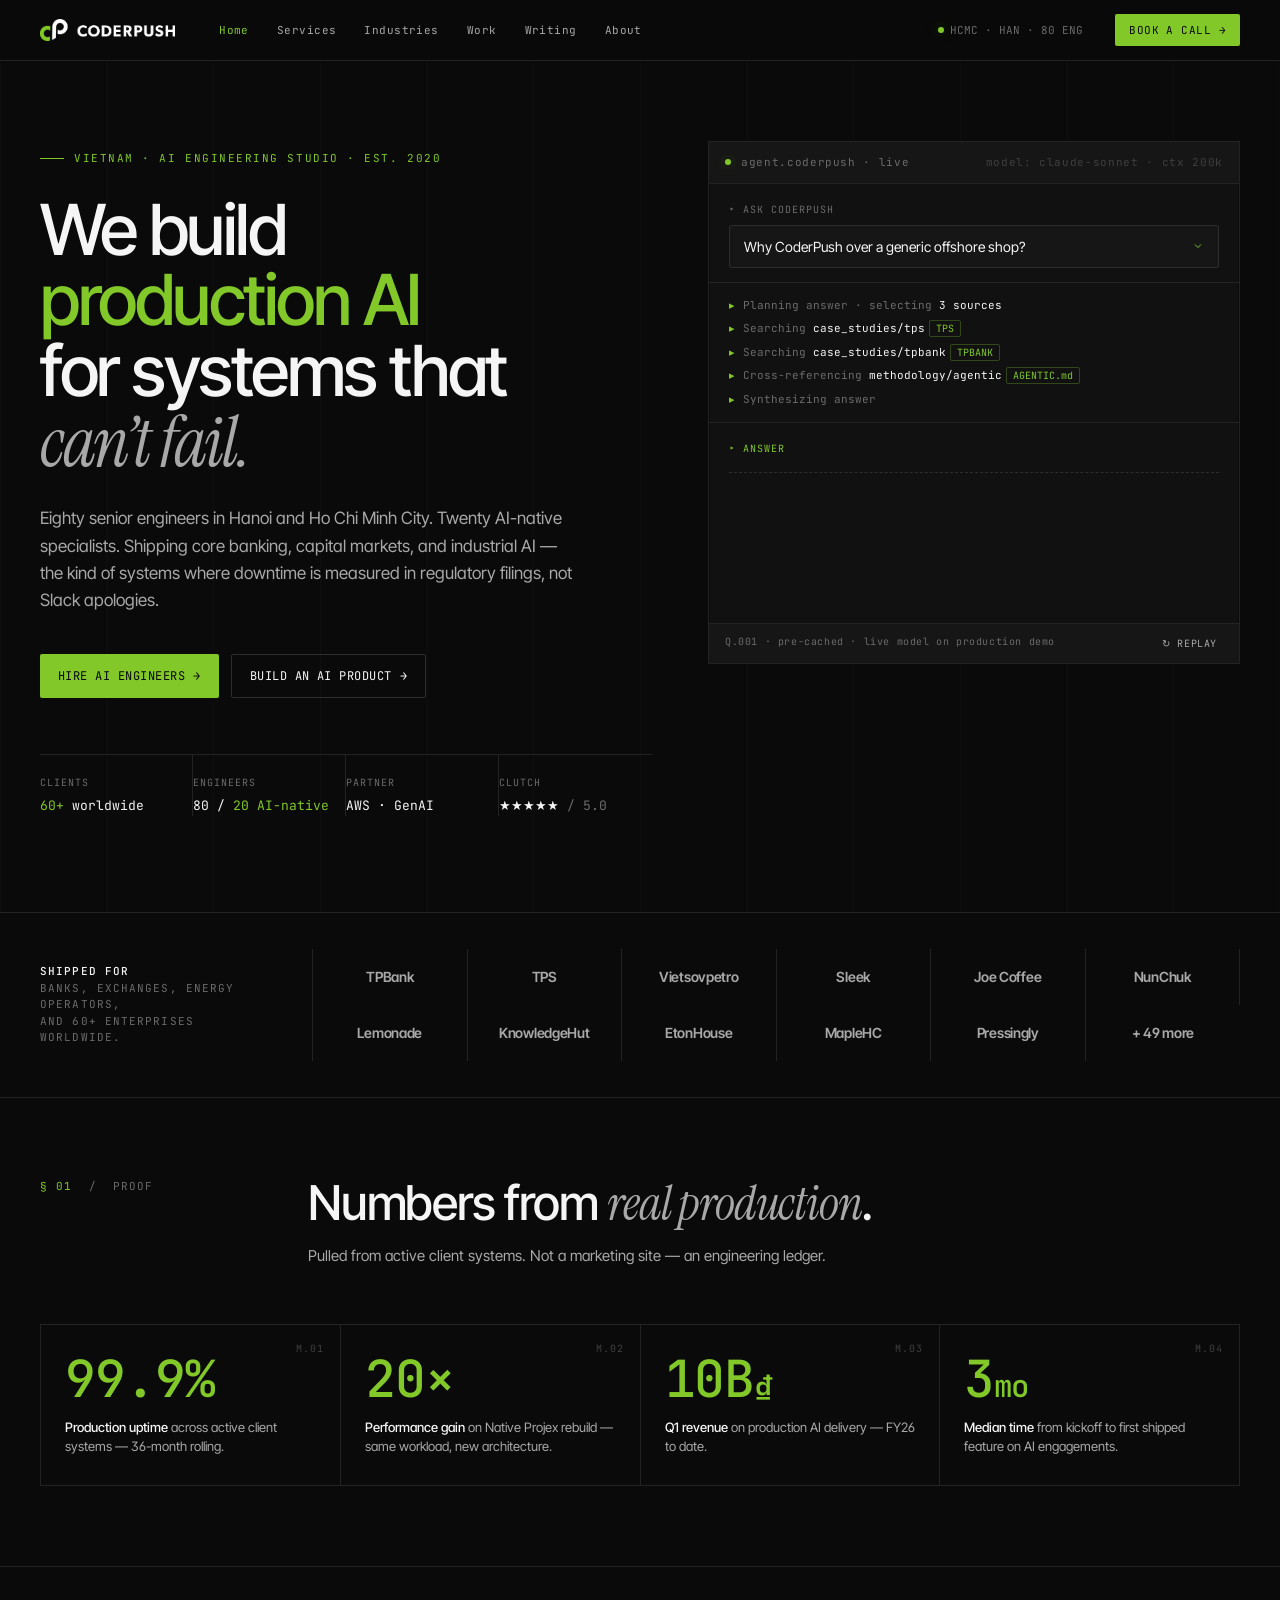
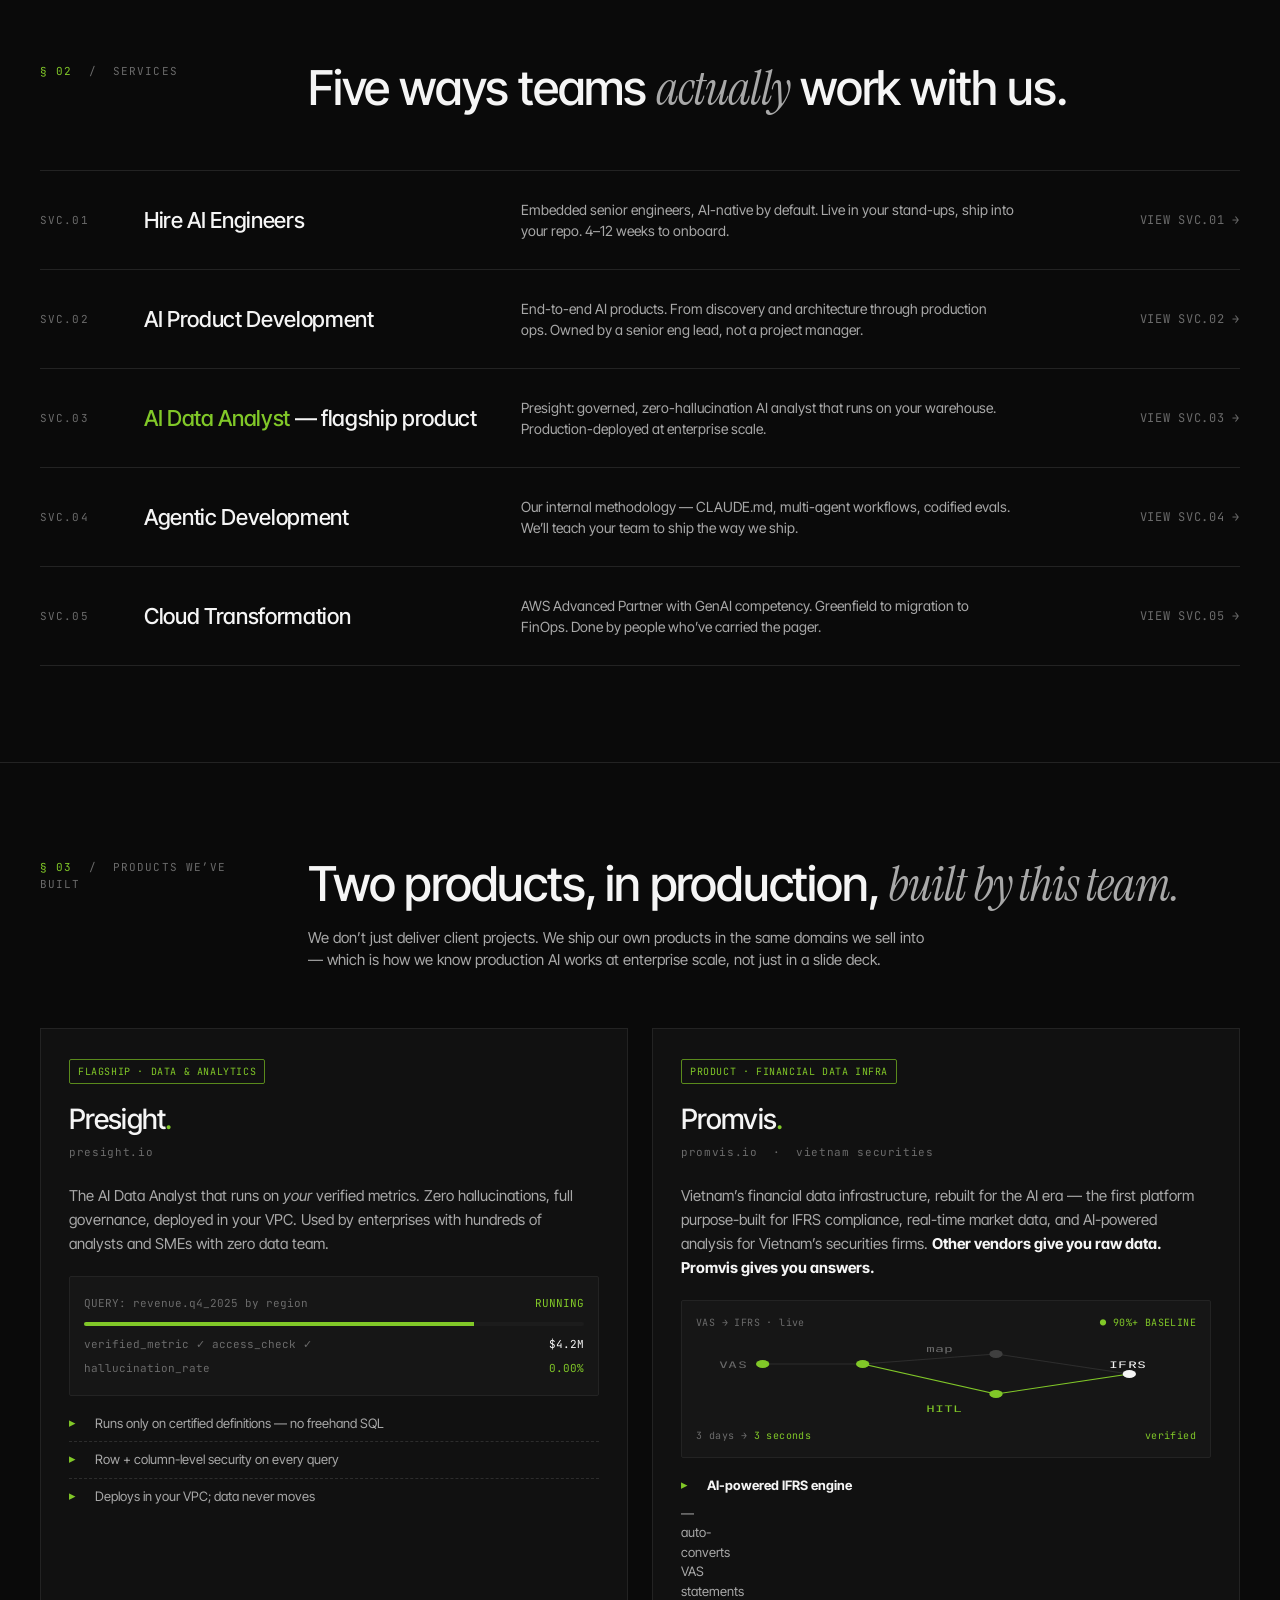
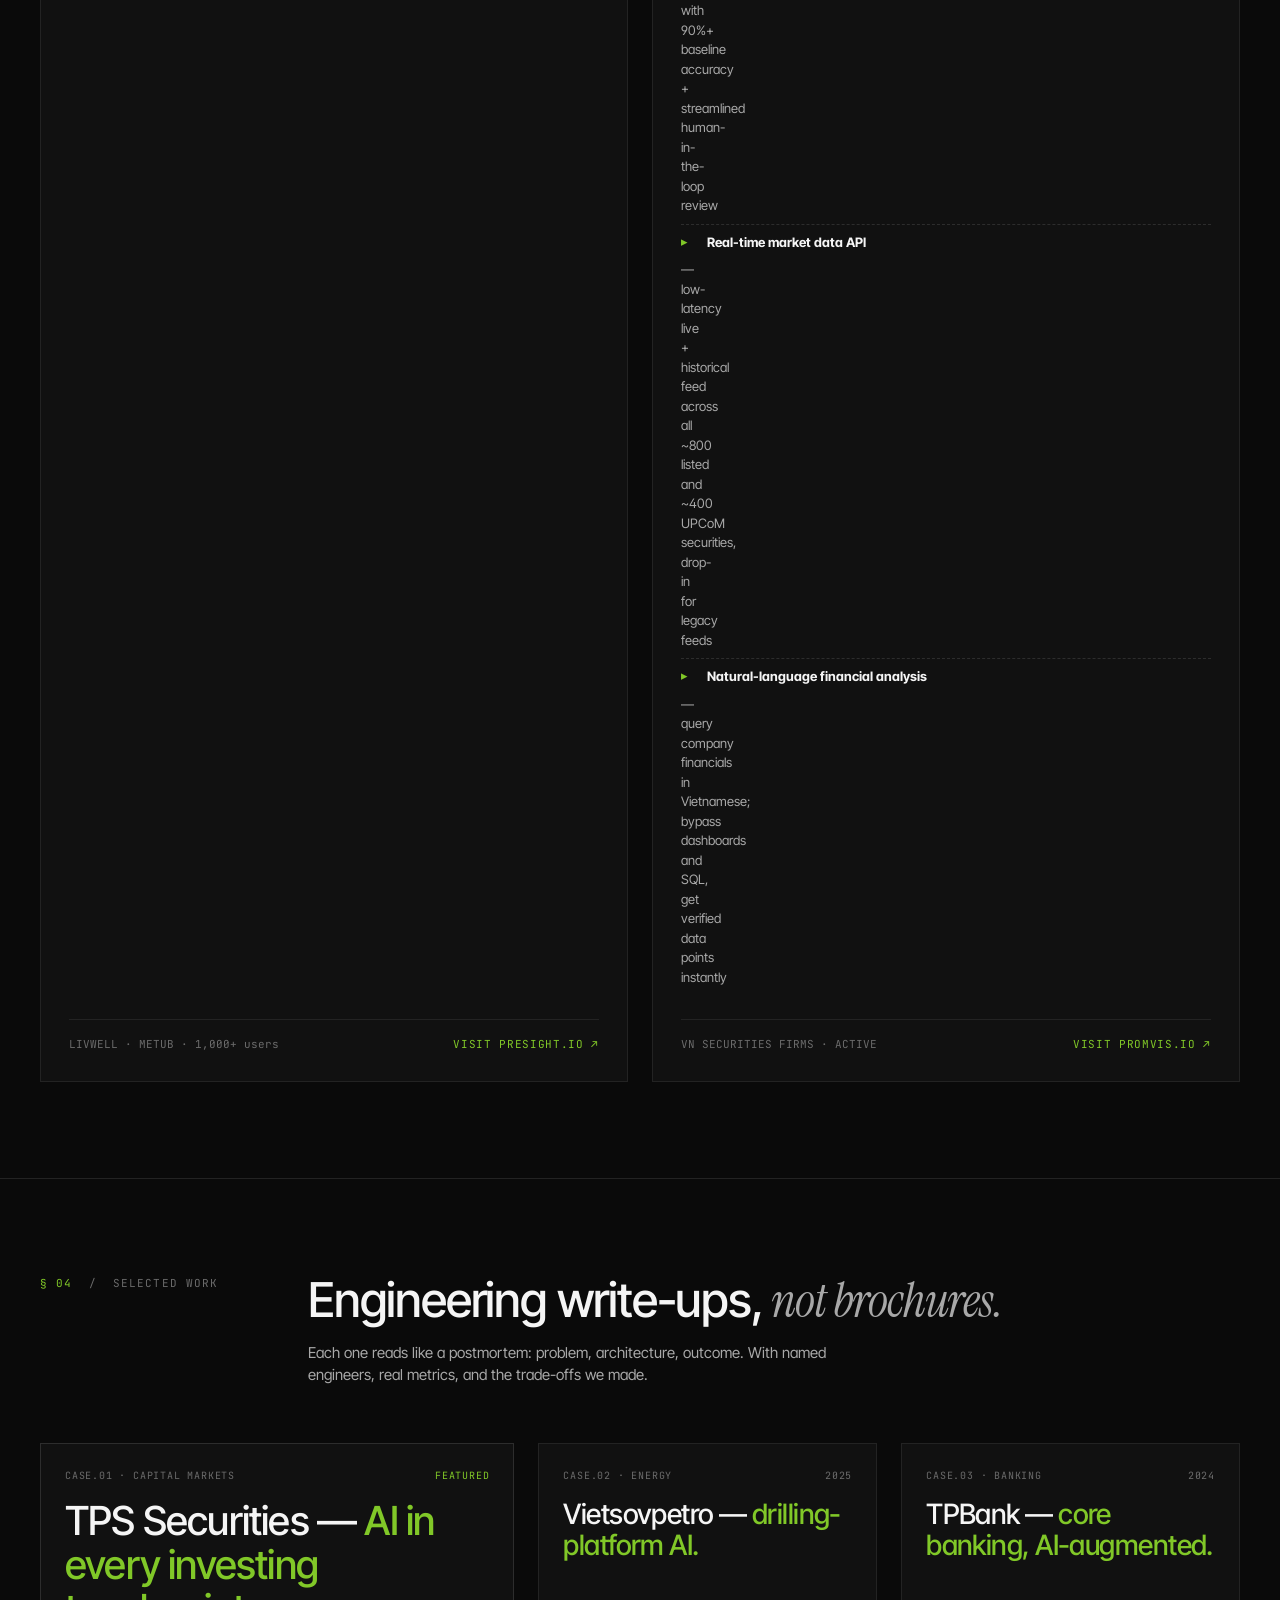
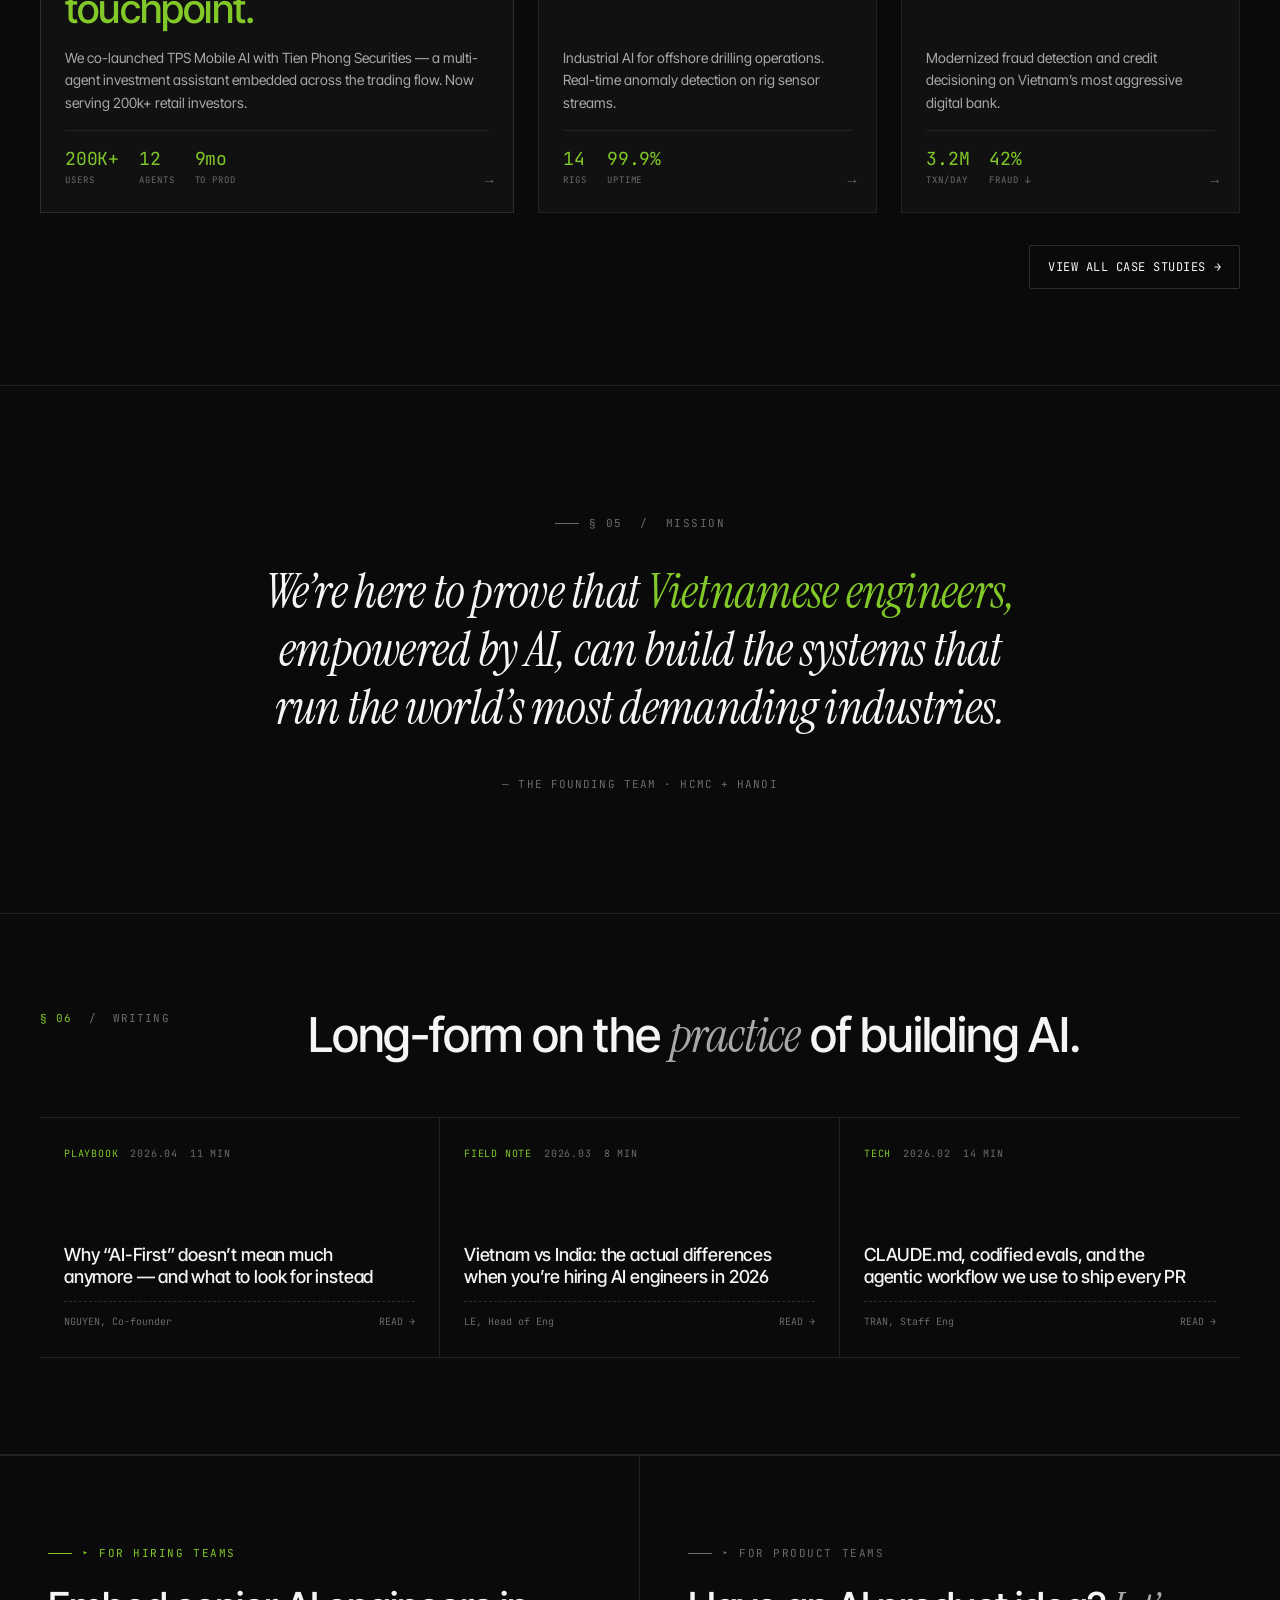
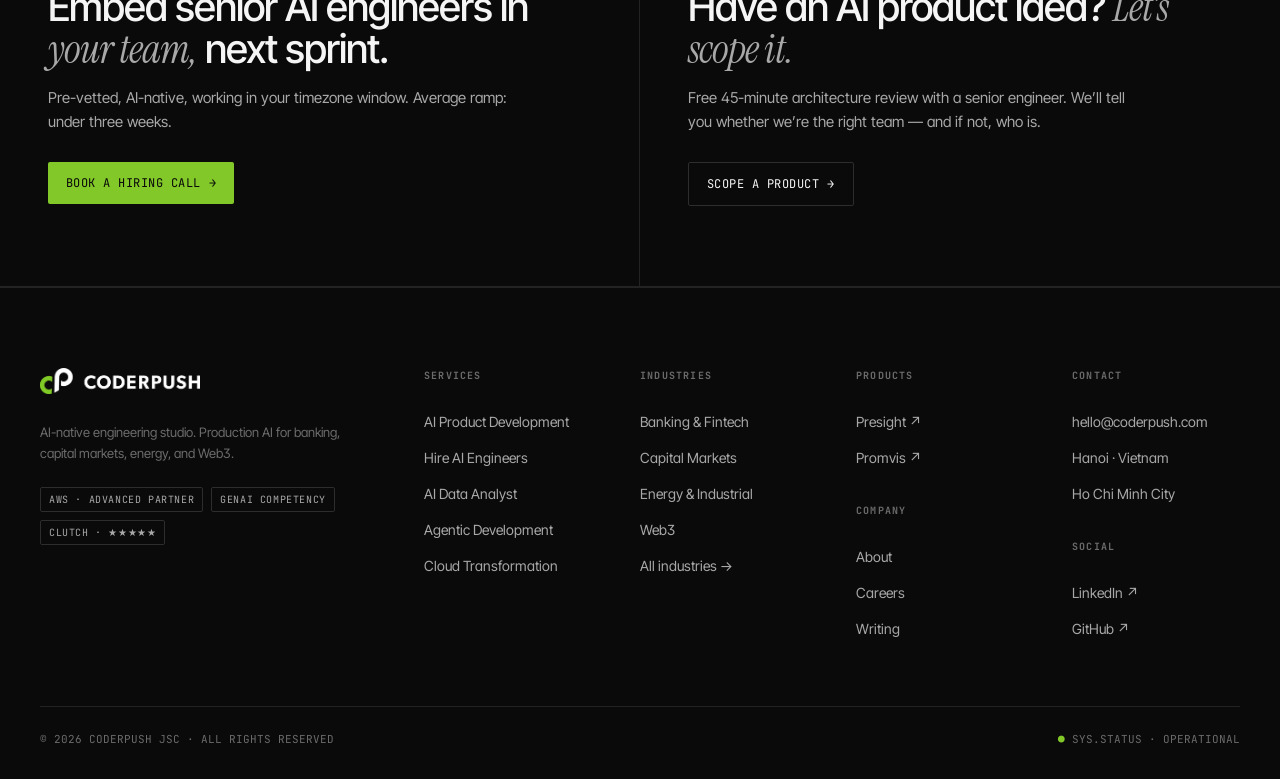
<file: site/index.html>
<!DOCTYPE html>
<html lang="en">
<head>
<meta charset="UTF-8" />
<meta name="viewport" content="width=device-width, initial-scale=1.0" />
<title>CoderPush — AI engineering studio · Vietnam</title>
<link rel="preconnect" href="https://fonts.googleapis.com" />
<link rel="preconnect" href="https://fonts.gstatic.com" crossorigin />
<link href="https://fonts.googleapis.com/css2?family=Inter+Tight:wght@300;400;500;600;700&family=JetBrains+Mono:wght@400;500;600&family=Instrument+Serif:ital@0;1&display=swap" rel="stylesheet" />
<link rel="stylesheet" href="shared.css" />
<style>
  /* ============ HERO ============ */
  .hero {
    padding: 80px 0 96px;
    border-bottom: 1px solid var(--line);
    position: relative; overflow: hidden;
  }
  .hero-grid {
    display: grid; grid-template-columns: 1.15fr 1fr;
    gap: 56px; align-items: start;
  }
  @media (max-width: 960px) { .hero-grid { grid-template-columns: 1fr; gap: 40px; } }

  .hero-meta {
    display: grid; grid-template-columns: repeat(4, 1fr);
    gap: 0; margin-top: 56px;
    border-top: 1px solid var(--line);
  }
  .hero-meta .cell {
    padding: 20px 16px 0 0;
    border-right: 1px solid var(--line);
  }
  .hero-meta .cell:last-child { border-right: none; padding-right: 0; }
  .hero-meta .k { font-family: 'JetBrains Mono', monospace; font-size: 10px; color: var(--text-3); letter-spacing: 0.1em; text-transform: uppercase; margin-bottom: 6px; }
  .hero-meta .v { font-family: 'JetBrains Mono', monospace; font-size: 13px; color: var(--text); }
  .hero-meta .v .green { color: var(--green); }
  @media (max-width: 720px) {
    .hero-meta { grid-template-columns: 1fr 1fr; }
    .hero-meta .cell:nth-child(2) { border-right: none; }
    .hero-meta .cell:nth-child(3), .hero-meta .cell:nth-child(4) { border-top: 1px solid var(--line); margin-top: 16px; padding-top: 16px; }
  }

  .hero-actions {
    display: flex; gap: 12px; margin-top: 40px; flex-wrap: wrap;
  }

  /* ============ AGENT PANEL ============ */
  .agent-panel {
    border: 1px solid var(--line);
    background: var(--bg-1);
    overflow: hidden;
    box-shadow: 0 0 0 1px var(--bg) inset;
    position: relative;
  }
  .agent-panel .head {
    padding: 12px 16px;
    border-bottom: 1px solid var(--line);
    background: var(--bg-2);
    display: flex; justify-content: space-between; align-items: center;
    font-family: 'JetBrains Mono', monospace; font-size: 11px;
    color: var(--text-3); letter-spacing: 0.06em;
  }
  .agent-panel .head .left { display: flex; align-items: center; gap: 10px; }
  .agent-panel .head .left .dot { width: 6px; height: 6px; background: var(--green); border-radius: 50%; box-shadow: var(--green-glow); animation: pulse 2.4s infinite; }
  .agent-panel .head .right { color: var(--text-4); }

  .agent-q {
    padding: 18px 20px 14px;
    border-bottom: 1px solid var(--line);
  }
  .agent-q .you {
    font-family: 'JetBrains Mono', monospace; font-size: 10px; color: var(--text-3); letter-spacing: 0.1em;
    margin-bottom: 8px;
  }
  .agent-q select {
    width: 100%; background: var(--bg-2); color: var(--text);
    border: 1px solid var(--line-2); padding: 12px 14px; border-radius: 2px;
    font-family: 'Inter Tight'; font-size: 14px;
    appearance: none;
    background-image: url("data:image/svg+xml,%3Csvg xmlns='http://www.w3.org/2000/svg' width='12' height='12' viewBox='0 0 24 24' fill='none' stroke='%2381C828' stroke-width='2'%3E%3Cpolyline points='6 9 12 15 18 9'/%3E%3C/svg%3E");
    background-repeat: no-repeat; background-position: right 14px center;
    cursor: pointer;
  }

  .agent-thinking {
    padding: 14px 20px;
    border-bottom: 1px solid var(--line);
    font-family: 'JetBrains Mono', monospace; font-size: 11px;
    color: var(--text-3); display: grid; gap: 6px;
    min-height: 90px;
  }
  .agent-thinking .step {
    display: flex; gap: 8px; align-items: baseline;
    opacity: 0; transform: translateX(-4px);
    transition: opacity 0.4s, transform 0.4s;
  }
  .agent-thinking .step.shown { opacity: 1; transform: translateX(0); }
  .agent-thinking .step .icon { color: var(--green); font-family: monospace; }
  .agent-thinking .step b { color: var(--text); font-weight: 400; }
  .agent-thinking .step .src {
    color: var(--green); border: 1px solid rgba(129,200,40,0.3);
    padding: 1px 6px; border-radius: 2px; margin-left: 4px;
    font-size: 10px;
  }

  .agent-answer {
    padding: 18px 20px 20px;
    min-height: 200px;
    position: relative;
  }
  .agent-answer .label {
    font-family: 'JetBrains Mono', monospace; font-size: 10px;
    color: var(--green); letter-spacing: 0.1em; margin-bottom: 10px;
  }
  .agent-answer .text {
    color: var(--text); font-size: 15px; line-height: 1.65;
    text-wrap: pretty;
  }
  .agent-answer .text b { color: var(--green); font-weight: 500; }
  .agent-answer .citations {
    margin-top: 16px; padding-top: 12px; border-top: 1px dashed var(--line-2);
    display: flex; gap: 8px; flex-wrap: wrap;
    font-family: 'JetBrains Mono', monospace; font-size: 10px;
    color: var(--text-3); letter-spacing: 0.04em;
  }
  .agent-answer .citations .src {
    border: 1px solid var(--line-2); padding: 3px 8px; border-radius: 2px;
    transition: border-color 0.15s, color 0.15s;
  }
  .agent-answer .citations .src:hover { color: var(--green); border-color: var(--green-dim); }

  .agent-foot {
    padding: 10px 16px;
    border-top: 1px solid var(--line);
    background: var(--bg-2);
    display: flex; justify-content: space-between;
    font-family: 'JetBrains Mono', monospace; font-size: 10px;
    color: var(--text-3); letter-spacing: 0.06em;
  }
  .agent-foot .replay {
    color: var(--text-2); cursor: pointer; padding: 2px 6px;
    border-radius: 2px; transition: color 0.15s, background 0.15s;
  }
  .agent-foot .replay:hover { color: var(--green); background: rgba(129,200,40,0.08); }

  /* ============ PROOF STRIP ============ */
  .proof {
    padding: 36px 0;
    border-bottom: 1px solid var(--line);
    background: var(--bg);
  }
  .proof-inner {
    display: grid; grid-template-columns: 240px 1fr;
    gap: 32px; align-items: center;
  }
  @media (max-width: 720px) { .proof-inner { grid-template-columns: 1fr; gap: 16px; } }
  .proof-label {
    font-family: 'JetBrains Mono', monospace; font-size: 11px;
    color: var(--text-3); letter-spacing: 0.1em; text-transform: uppercase;
    line-height: 1.5;
  }
  .proof-label b { color: var(--text); font-weight: 500; }
  .proof-logos {
    display: grid; grid-template-columns: repeat(6, 1fr);
    gap: 0; border-left: 1px solid var(--line);
  }
  @media (max-width: 720px) { .proof-logos { grid-template-columns: repeat(3, 1fr); } }
  .proof-logos .logo-cell {
    padding: 16px 12px; border-right: 1px solid var(--line);
    display: flex; align-items: center; justify-content: center;
    height: 56px;
    color: var(--text-2); font-family: 'Inter Tight'; font-weight: 600;
    font-size: 14px; letter-spacing: -0.02em;
    transition: color 0.15s;
  }
  .proof-logos .logo-cell:hover { color: var(--text); }
  .proof-logos .logo-cell:last-child { border-right: none; }

  /* ============ METRIC TILES ============ */
  .metrics-grid {
    display: grid; grid-template-columns: repeat(4, 1fr);
    border-left: 1px solid var(--line);
    border-top: 1px solid var(--line);
  }
  @media (max-width: 720px) { .metrics-grid { grid-template-columns: 1fr 1fr; } }
  .metric {
    padding: 28px 24px;
    border-right: 1px solid var(--line);
    border-bottom: 1px solid var(--line);
    position: relative;
  }
  .metric .n {
    font-family: 'JetBrains Mono', monospace;
    font-size: clamp(32px, 4vw, 52px);
    color: var(--green); letter-spacing: -0.02em;
    line-height: 1; margin-bottom: 14px;
    font-weight: 500;
  }
  .metric .l { color: var(--text-2); font-size: 13px; line-height: 1.5; }
  .metric .l b { color: var(--text); font-weight: 500; }
  .metric .ix { position: absolute; top: 16px; right: 16px;
    font-family: 'JetBrains Mono', monospace; font-size: 10px; color: var(--text-4); letter-spacing: 0.1em; }

  /* ============ SERVICES ============ */
  .services-list {
    display: grid; grid-template-columns: 1fr;
    border-top: 1px solid var(--line);
  }
  .svc-row {
    display: grid; grid-template-columns: 80px 1fr 1.4fr 200px;
    gap: 24px; align-items: center;
    padding: 28px 0;
    border-bottom: 1px solid var(--line);
    transition: background 0.2s;
    position: relative;
  }
  .svc-row:hover { background: rgba(129,200,40,0.02); }
  .svc-row:hover .svc-arrow { color: var(--green); transform: translateX(4px); }
  @media (max-width: 900px) {
    .svc-row { grid-template-columns: 50px 1fr 50px; }
    .svc-row .svc-desc { display: none; }
  }
  .svc-num { font-family: 'JetBrains Mono', monospace; font-size: 11px; color: var(--text-3); letter-spacing: 0.1em; }
  .svc-name { font-size: 22px; font-weight: 500; letter-spacing: -0.015em; }
  .svc-name .green { color: var(--green); }
  .svc-desc { color: var(--text-2); font-size: 14px; line-height: 1.5; }
  .svc-arrow {
    color: var(--text-3); font-family: 'JetBrains Mono', monospace; font-size: 12px;
    text-align: right; transition: color 0.2s, transform 0.2s;
    letter-spacing: 0.06em;
  }

  /* ============ PRODUCTS (Presight / Promvis) ============ */
  .products-grid {
    display: grid; grid-template-columns: 1fr 1fr;
    gap: 24px;
  }
  @media (max-width: 900px) { .products-grid { grid-template-columns: 1fr; } }
  .product-card {
    border: 1px solid var(--line);
    background: var(--bg-1);
    padding: 28px;
    display: flex; flex-direction: column;
    transition: border-color 0.2s;
    min-height: 380px;
    position: relative; overflow: hidden;
  }
  .product-card:hover { border-color: var(--line-2); }
  .product-card .head {
    display: flex; justify-content: space-between; align-items: flex-start;
    margin-bottom: 24px;
  }
  .product-card .name {
    font-size: 28px; letter-spacing: -0.025em; font-weight: 500;
  }
  .product-card .name .green { color: var(--green); }
  .product-card .desc {
    color: var(--text-2); font-size: 15px; line-height: 1.6;
    text-wrap: pretty; margin-bottom: 20px;
  }
  .product-card .features {
    list-style: none; margin-bottom: 24px;
  }
  .product-card .features li {
    padding: 8px 0; border-top: 1px dashed var(--line-2);
    color: var(--text-2); font-size: 13px;
    display: grid; grid-template-columns: 18px 1fr; gap: 8px;
  }
  .product-card .features li:first-child { border-top: none; padding-top: 0; }
  .product-card .features li::before {
    content: "▸"; color: var(--green); font-family: monospace;
  }
  .product-card .footer {
    margin-top: auto; display: flex; justify-content: space-between; align-items: center;
    padding-top: 16px; border-top: 1px solid var(--line);
  }
  .product-card .visit {
    font-family: 'JetBrains Mono', monospace; font-size: 11px;
    color: var(--green); letter-spacing: 0.06em;
    transition: filter 0.15s;
  }
  .product-card .visit:hover { filter: brightness(1.2); }

  /* presight viz placeholder */
  .product-viz {
    background: var(--bg-2); border: 1px solid var(--line);
    padding: 14px; margin-bottom: 18px;
    font-family: 'JetBrains Mono', monospace; font-size: 11px;
    color: var(--text-3); border-radius: 2px;
  }
  .product-viz .row { display: flex; justify-content: space-between; padding: 4px 0; }
  .product-viz .row .v { color: var(--green); }
  .product-viz .row .v.b { color: var(--text); }
  .product-viz .bar {
    height: 4px; background: var(--bg-3); border-radius: 2px; overflow: hidden;
    margin: 6px 0;
  }
  .product-viz .bar > span { display: block; height: 100%; background: var(--green); }

  /* promvis viz */
  .promvis-viz {
    background: var(--bg-2); border: 1px solid var(--line); padding: 14px;
    margin-bottom: 18px; border-radius: 2px;
    font-family: 'JetBrains Mono', monospace; font-size: 10px;
    color: var(--text-3); letter-spacing: 0.04em;
  }
  .promvis-nodes {
    position: relative; height: 90px; margin: 4px 0;
  }
  .promvis-nodes svg { position: absolute; inset: 0; width: 100%; height: 100%; }

  /* ============ CASE STUDIES ============ */
  .cases-grid {
    display: grid; grid-template-columns: 1.4fr 1fr 1fr;
    gap: 24px;
  }
  @media (max-width: 960px) { .cases-grid { grid-template-columns: 1fr; } }
  .case-card {
    border: 1px solid var(--line);
    background: var(--bg-1);
    padding: 24px;
    display: flex; flex-direction: column; gap: 16px;
    transition: border-color 0.2s, background 0.2s;
    position: relative; overflow: hidden;
    min-height: 320px;
  }
  .case-card:hover { border-color: var(--line-2); background: var(--bg-2); }
  .case-card.featured { grid-row: span 1; min-height: 320px; background: var(--bg-1); border-color: var(--line-2); }
  .case-card .meta {
    display: flex; justify-content: space-between;
    font-family: 'JetBrains Mono', monospace; font-size: 10px;
    color: var(--text-3); letter-spacing: 0.08em;
  }
  .case-card .name {
    font-size: clamp(20px, 2.4vw, 28px);
    letter-spacing: -0.02em; line-height: 1.1;
    font-weight: 500;
  }
  .case-card.featured .name {
    font-size: clamp(28px, 3.6vw, 40px);
  }
  .case-card .name em { font-style: normal; color: var(--green); }
  .case-card .desc {
    color: var(--text-2); font-size: 14px; line-height: 1.6;
    margin-top: auto;
  }
  .case-card .stats {
    display: flex; gap: 20px; padding-top: 14px; border-top: 1px solid var(--line);
    font-family: 'JetBrains Mono', monospace;
  }
  .case-card .stats .stat { display: flex; flex-direction: column; gap: 2px; }
  .case-card .stats .n { font-size: 18px; color: var(--green); letter-spacing: -0.01em; }
  .case-card .stats .l { font-size: 9px; color: var(--text-3); letter-spacing: 0.1em; }
  .case-card .arrow {
    position: absolute; bottom: 20px; right: 20px;
    color: var(--text-3); font-family: monospace; font-size: 14px;
    transition: color 0.2s, transform 0.2s;
  }
  .case-card:hover .arrow { color: var(--green); transform: translateX(2px); }

  /* ============ MISSION ============ */
  .mission {
    padding: 120px 0;
    border-bottom: 1px solid var(--line);
    text-align: center;
  }
  .mission .quote {
    font-family: 'Instrument Serif', serif; font-style: italic;
    font-size: clamp(28px, 4vw, 48px); line-height: 1.2;
    color: var(--text); letter-spacing: -0.015em;
    max-width: 920px; margin: 32px auto 0;
    text-wrap: balance;
  }
  .mission .quote .green { color: var(--green); }
  .mission .attrib {
    margin-top: 40px;
    font-family: 'JetBrains Mono', monospace; font-size: 11px;
    color: var(--text-3); letter-spacing: 0.1em;
  }

  /* ============ CTA SPLIT ============ */
  .cta-split {
    display: grid; grid-template-columns: 1fr 1fr;
    border-top: 1px solid var(--line);
    border-bottom: 1px solid var(--line);
  }
  @media (max-width: 720px) { .cta-split { grid-template-columns: 1fr; } }
  .cta-pane {
    padding: 80px 48px;
    border-right: 1px solid var(--line);
    transition: background 0.25s;
    position: relative;
  }
  @media (max-width: 720px) { .cta-pane { padding: 60px 24px; border-right: none; border-bottom: 1px solid var(--line); } }
  .cta-pane:last-child { border-right: none; }
  .cta-pane:hover { background: rgba(129,200,40,0.03); }
  .cta-pane h3 {
    font-size: clamp(28px, 3.4vw, 40px); line-height: 1.05;
    letter-spacing: -0.025em; font-weight: 500;
    margin: 24px 0 16px; max-width: 480px;
  }
  .cta-pane h3 em { font-family: 'Instrument Serif', serif; font-style: italic; color: var(--text-2); font-weight: 400; }
  .cta-pane p { color: var(--text-2); font-size: 15px; line-height: 1.6; margin-bottom: 28px; max-width: 460px; }

  /* ============ INSIGHTS preview ============ */
  .insights-grid {
    display: grid; grid-template-columns: repeat(3, 1fr); gap: 0;
    border-top: 1px solid var(--line);
  }
  @media (max-width: 720px) { .insights-grid { grid-template-columns: 1fr; } }
  .post {
    padding: 28px 24px;
    border-right: 1px solid var(--line);
    border-bottom: 1px solid var(--line);
    display: flex; flex-direction: column; gap: 12px;
    transition: background 0.2s;
    cursor: pointer;
    min-height: 240px;
  }
  .post:last-child { border-right: none; }
  @media (max-width: 720px) { .post { border-right: none; } }
  .post:hover { background: rgba(255,255,255,0.02); }
  .post .meta {
    font-family: 'JetBrains Mono', monospace; font-size: 10px;
    color: var(--text-3); letter-spacing: 0.08em;
    display: flex; gap: 12px;
  }
  .post .meta .green { color: var(--green); }
  .post h4 {
    font-size: 18px; line-height: 1.25; letter-spacing: -0.01em;
    font-weight: 500; text-wrap: balance;
    margin-top: auto;
  }
  .post .author {
    font-family: 'JetBrains Mono', monospace; font-size: 10px;
    color: var(--text-3); padding-top: 12px; border-top: 1px dashed var(--line-2);
    display: flex; justify-content: space-between;
  }
</style>
</head>
<body data-screen-label="01 Home">
<div id="cp-nav"></div>

<!-- ============ HERO ============ -->
<header class="hero grid-bg" data-screen-label="Home / Hero">
  <div class="wrap">
    <div class="hero-grid">
      <div>
        <div class="eyebrow">Vietnam · AI engineering studio · est. 2020</div>
        <h1 class="display" style="margin-top: 28px;">
          We build <span class="green">production AI</span><br/>
          for systems that <em>can&rsquo;t&nbsp;fail.</em>
        </h1>
        <p style="margin-top: 28px; color: var(--text-2); font-size: 17px; line-height: 1.6; max-width: 540px;">
          Eighty senior engineers in Hanoi and Ho Chi Minh City. Twenty AI-native specialists.
          Shipping core banking, capital markets, and industrial AI &mdash; the kind of systems where downtime is measured in regulatory filings, not Slack apologies.
        </p>
        <div class="hero-actions">
          <a class="btn btn-primary" href="service-hire.html">HIRE AI ENGINEERS <span class="arrow">→</span></a>
          <a class="btn btn-ghost" href="services.html">BUILD AN AI PRODUCT <span class="arrow">→</span></a>
        </div>
        <div class="hero-meta">
          <div class="cell"><div class="k">CLIENTS</div><div class="v"><span class="green">60+</span> worldwide</div></div>
          <div class="cell"><div class="k">ENGINEERS</div><div class="v">80 / <span class="green">20 AI-native</span></div></div>
          <div class="cell"><div class="k">PARTNER</div><div class="v">AWS · GenAI</div></div>
          <div class="cell"><div class="k">CLUTCH</div><div class="v">★★★★★ <span style="color: var(--text-3);">/ 5.0</span></div></div>
        </div>
      </div>

      <!-- Agent panel -->
      <div>
        <div class="agent-panel">
          <div class="head">
            <div class="left"><span class="dot"></span>agent.coderpush · live</div>
            <div class="right">model: claude-sonnet · ctx 200k</div>
          </div>
          <div class="agent-q">
            <div class="you">▸ ASK CODERPUSH</div>
            <select id="agent-q-select">
              <option value="why">Why CoderPush over a generic offshore shop?</option>
              <option value="banking">How do you handle compliance for core banking?</option>
              <option value="hire">Can I embed your engineers in my team?</option>
              <option value="data">What is the AI Data Analyst exactly?</option>
            </select>
          </div>
          <div class="agent-thinking" id="agent-thinking"></div>
          <div class="agent-answer">
            <div class="label">▸ ANSWER</div>
            <div class="text" id="agent-text"></div>
            <div class="citations" id="agent-cites"></div>
          </div>
          <div class="agent-foot">
            <span>Q.001 · pre-cached · live model on production demo</span>
            <span class="replay" id="agent-replay">↻ REPLAY</span>
          </div>
        </div>
      </div>
    </div>
  </div>
</header>

<!-- ============ PROOF STRIP ============ -->
<div class="proof" data-screen-label="Home / Proof">
  <div class="wrap">
    <div class="proof-inner">
      <div class="proof-label">
        <b>SHIPPED FOR</b><br/>
        Banks, exchanges, energy operators, <br/>and 60+ enterprises worldwide.
      </div>
      <div class="proof-logos">
        <div class="logo-cell">TPBank</div>
        <div class="logo-cell">TPS</div>
        <div class="logo-cell">Vietsovpetro</div>
        <div class="logo-cell">Sleek</div>
        <div class="logo-cell">Joe Coffee</div>
        <div class="logo-cell">NunChuk</div>
        <div class="logo-cell">Lemonade</div>
        <div class="logo-cell">KnowledgeHut</div>
        <div class="logo-cell">EtonHouse</div>
        <div class="logo-cell">MapleHC</div>
        <div class="logo-cell">Pressingly</div>
        <div class="logo-cell">+ 49 more</div>
      </div>
    </div>
  </div>
</div>

<!-- ============ METRICS ============ -->
<section class="tight" data-screen-label="Home / Metrics" style="padding: 80px 0;">
  <div class="wrap">
    <div class="sec-head">
      <div class="sec-num"><span class="green">§ 01</span> &nbsp;/&nbsp; PROOF</div>
      <div>
        <h2 class="display">Numbers from <em>real production</em>.</h2>
        <p style="margin-top: 16px; color: var(--text-2); font-size: 15px; max-width: 580px;">
          Pulled from active client systems. Not a marketing site &mdash; an engineering ledger.
        </p>
      </div>
    </div>

    <div class="metrics-grid">
      <div class="metric">
        <div class="ix">M.01</div>
        <div class="n">99.9%</div>
        <div class="l"><b>Production uptime</b> across active client systems &mdash; 36-month rolling.</div>
      </div>
      <div class="metric">
        <div class="ix">M.02</div>
        <div class="n">20&times;</div>
        <div class="l"><b>Performance gain</b> on Native Projex rebuild &mdash; same workload, new architecture.</div>
      </div>
      <div class="metric">
        <div class="ix">M.03</div>
        <div class="n">10B<span style="font-size: 0.6em;">&#8363;</span></div>
        <div class="l"><b>Q1 revenue</b> on production AI delivery &mdash; FY26 to date.</div>
      </div>
      <div class="metric">
        <div class="ix">M.04</div>
        <div class="n">3<span style="font-size: 0.6em;">mo</span></div>
        <div class="l"><b>Median time</b> from kickoff to first shipped feature on AI engagements.</div>
      </div>
    </div>
  </div>
</section>

<!-- ============ SERVICES ============ -->
<section data-screen-label="Home / Services">
  <div class="wrap">
    <div class="sec-head">
      <div class="sec-num"><span class="green">§ 02</span> &nbsp;/&nbsp; SERVICES</div>
      <div>
        <h2 class="display">Five ways teams <em>actually</em> work with us.</h2>
      </div>
    </div>

    <div class="services-list">
      <a class="svc-row" href="service-hire.html">
        <div class="svc-num">SVC.01</div>
        <div class="svc-name">Hire AI Engineers</div>
        <div class="svc-desc">Embedded senior engineers, AI-native by default. Live in your stand-ups, ship into your repo. 4&ndash;12 weeks to onboard.</div>
        <div class="svc-arrow">VIEW SVC.01 →</div>
      </a>
      <a class="svc-row" href="services.html">
        <div class="svc-num">SVC.02</div>
        <div class="svc-name">AI Product Development</div>
        <div class="svc-desc">End-to-end AI products. From discovery and architecture through production ops. Owned by a senior eng lead, not a project manager.</div>
        <div class="svc-arrow">VIEW SVC.02 →</div>
      </a>
      <a class="svc-row" href="services.html">
        <div class="svc-num">SVC.03</div>
        <div class="svc-name"><span class="green">AI Data Analyst</span> &mdash; flagship product</div>
        <div class="svc-desc">Presight: governed, zero-hallucination AI analyst that runs on your warehouse. Production-deployed at enterprise scale.</div>
        <div class="svc-arrow">VIEW SVC.03 →</div>
      </a>
      <a class="svc-row" href="services.html">
        <div class="svc-num">SVC.04</div>
        <div class="svc-name">Agentic Development</div>
        <div class="svc-desc">Our internal methodology &mdash; CLAUDE.md, multi-agent workflows, codified evals. We&rsquo;ll teach your team to ship the way we ship.</div>
        <div class="svc-arrow">VIEW SVC.04 →</div>
      </a>
      <a class="svc-row" href="services.html">
        <div class="svc-num">SVC.05</div>
        <div class="svc-name">Cloud Transformation</div>
        <div class="svc-desc">AWS Advanced Partner with GenAI competency. Greenfield to migration to FinOps. Done by people who&rsquo;ve carried the pager.</div>
        <div class="svc-arrow">VIEW SVC.05 →</div>
      </a>
    </div>
  </div>
</section>

<!-- ============ PRODUCTS ============ -->
<section data-screen-label="Home / Products">
  <div class="wrap">
    <div class="sec-head">
      <div class="sec-num"><span class="green">§ 03</span> &nbsp;/&nbsp; PRODUCTS WE&rsquo;VE BUILT</div>
      <div>
        <h2 class="display">Two products, in production, <em>built by this team.</em></h2>
        <p style="margin-top: 16px; color: var(--text-2); font-size: 15px; max-width: 620px;">
          We don&rsquo;t just deliver client projects. We ship our own products in the same domains we sell into &mdash;
          which is how we know production AI works at enterprise scale, not just in a slide deck.
        </p>
      </div>
    </div>

    <div class="products-grid">
      <!-- PRESIGHT -->
      <article class="product-card">
        <div class="head">
          <div>
            <span class="tag green">FLAGSHIP · DATA &amp; ANALYTICS</span>
            <div class="name" style="margin-top: 14px;">Presight<span class="green">.</span></div>
            <div class="mono" style="font-size: 11px; color: var(--text-3); letter-spacing: 0.06em; margin-top: 4px;">presight.io</div>
          </div>
        </div>
        <p class="desc">
          The AI Data Analyst that runs on <em>your</em> verified metrics. Zero hallucinations,
          full governance, deployed in your VPC. Used by enterprises with hundreds of analysts and SMEs with zero data team.
        </p>
        <div class="product-viz" aria-hidden="true">
          <div class="row"><span>QUERY: revenue.q4_2025 by region</span><span class="v">RUNNING</span></div>
          <div class="bar"><span style="width: 78%;"></span></div>
          <div class="row"><span>verified_metric ✓ access_check ✓</span><span class="v b">$4.2M</span></div>
          <div class="row"><span>hallucination_rate</span><span class="v">0.00%</span></div>
        </div>
        <ul class="features">
          <li>Runs only on certified definitions &mdash; no freehand SQL</li>
          <li>Row + column-level security on every query</li>
          <li>Deploys in your VPC; data never moves</li>
        </ul>
        <div class="footer">
          <span class="mono" style="font-size: 11px; color: var(--text-3);">LIVWELL · METUB · 1,000+ users</span>
          <a class="visit" href="https://www.presight.io" target="_blank" rel="noopener">VISIT PRESIGHT.IO ↗</a>
        </div>
      </article>

      <!-- PROMVIS -->
      <article class="product-card">
        <div class="head">
          <div>
            <span class="tag green">PRODUCT · FINANCIAL DATA INFRA</span>
            <div class="name" style="margin-top: 14px;">Promvis<span class="green">.</span></div>
            <div class="mono" style="font-size: 11px; color: var(--text-3); letter-spacing: 0.06em; margin-top: 4px;">promvis.io &nbsp;·&nbsp; vietnam securities</div>
          </div>
        </div>
        <p class="desc">
          Vietnam&rsquo;s financial data infrastructure, rebuilt for the AI era &mdash; the first platform purpose-built
          for IFRS compliance, real-time market data, and AI-powered analysis for Vietnam&rsquo;s securities firms.
          <b style="color: var(--text);">Other vendors give you raw data. Promvis gives you answers.</b>
        </p>
        <div class="promvis-viz" aria-hidden="true">
          <div style="display: flex; justify-content: space-between;"><span>VAS → IFRS · live</span><span style="color: var(--green);">● 90%+ BASELINE</span></div>
          <div class="promvis-nodes">
            <svg viewBox="0 0 300 90" preserveAspectRatio="none">
              <text x="14" y="34" fill="#6b6b6b" font-size="9" font-family="JetBrains Mono">VAS</text>
              <text x="138" y="18" fill="#6b6b6b" font-size="9" font-family="JetBrains Mono">map</text>
              <text x="138" y="78" fill="#81C828" font-size="9" font-family="JetBrains Mono">HITL</text>
              <text x="248" y="34" fill="#f5f5f5" font-size="9" font-family="JetBrains Mono">IFRS</text>
              <line x1="40" y1="30" x2="100" y2="30" stroke="#2d2d2d" stroke-width="1"/>
              <line x1="100" y1="30" x2="180" y2="60" stroke="#81C828" stroke-width="1"/>
              <line x1="100" y1="30" x2="180" y2="20" stroke="#2d2d2d" stroke-width="1"/>
              <line x1="180" y1="20" x2="260" y2="40" stroke="#2d2d2d" stroke-width="1"/>
              <line x1="180" y1="60" x2="260" y2="40" stroke="#81C828" stroke-width="1"/>
              <circle cx="40" cy="30" r="4" fill="#81C828"/>
              <circle cx="100" cy="30" r="4" fill="#81C828"/>
              <circle cx="180" cy="20" r="4" fill="#3f3f3f"/>
              <circle cx="180" cy="60" r="4" fill="#81C828"/>
              <circle cx="260" cy="40" r="4" fill="#f5f5f5"/>
            </svg>
          </div>
          <div style="display: flex; justify-content: space-between;"><span>3 days &rarr; <span style="color: var(--green);">3 seconds</span></span><span style="color: var(--green);">verified</span></div>
        </div>
        <ul class="features">
          <li><b style="color: var(--text);">AI-powered IFRS engine</b> &mdash; auto-converts VAS statements with 90%+ baseline accuracy + streamlined human-in-the-loop review</li>
          <li><b style="color: var(--text);">Real-time market data API</b> &mdash; low-latency live + historical feed across all ~800 listed and ~400 UPCoM securities, drop-in for legacy feeds</li>
          <li><b style="color: var(--text);">Natural-language financial analysis</b> &mdash; query company financials in Vietnamese; bypass dashboards and SQL, get verified data points instantly</li>
        </ul>
        <div class="footer">
          <span class="mono" style="font-size: 11px; color: var(--text-3);">VN SECURITIES FIRMS · ACTIVE</span>
          <a class="visit" href="https://promvis.io" target="_blank" rel="noopener">VISIT PROMVIS.IO ↗</a>
        </div>
      </article>
    </div>
  </div>
</section>

<!-- ============ CASE STUDIES ============ -->
<section data-screen-label="Home / Case studies">
  <div class="wrap">
    <div class="sec-head">
      <div class="sec-num"><span class="green">§ 04</span> &nbsp;/&nbsp; SELECTED WORK</div>
      <div>
        <h2 class="display">Engineering write-ups, <em>not brochures.</em></h2>
        <p style="margin-top: 16px; color: var(--text-2); font-size: 15px; max-width: 580px;">
          Each one reads like a postmortem: problem, architecture, outcome. With named engineers, real metrics, and the trade-offs we made.
        </p>
      </div>
    </div>

    <div class="cases-grid">
      <a class="case-card featured" href="case-study.html">
        <div class="meta">
          <span>CASE.01 · CAPITAL MARKETS</span>
          <span class="mono" style="color: var(--green);">FEATURED</span>
        </div>
        <div class="name">TPS Securities &mdash; <em>AI in every investing touchpoint.</em></div>
        <div class="desc">
          We co-launched TPS Mobile AI with Tien Phong Securities &mdash; a multi-agent investment assistant
          embedded across the trading flow. Now serving 200k+ retail investors.
        </div>
        <div class="stats">
          <div class="stat"><span class="n">200K+</span><span class="l">USERS</span></div>
          <div class="stat"><span class="n">12</span><span class="l">AGENTS</span></div>
          <div class="stat"><span class="n">9mo</span><span class="l">TO PROD</span></div>
        </div>
        <span class="arrow">→</span>
      </a>

      <a class="case-card" href="case-study.html">
        <div class="meta">
          <span>CASE.02 · ENERGY</span>
          <span class="mono">2025</span>
        </div>
        <div class="name">Vietsovpetro &mdash; <em>drilling-platform AI.</em></div>
        <div class="desc">
          Industrial AI for offshore drilling operations. Real-time anomaly detection on rig sensor streams.
        </div>
        <div class="stats">
          <div class="stat"><span class="n">14</span><span class="l">RIGS</span></div>
          <div class="stat"><span class="n">99.9%</span><span class="l">UPTIME</span></div>
        </div>
        <span class="arrow">→</span>
      </a>

      <a class="case-card" href="case-study.html">
        <div class="meta">
          <span>CASE.03 · BANKING</span>
          <span class="mono">2024</span>
        </div>
        <div class="name">TPBank &mdash; <em>core banking, AI-augmented.</em></div>
        <div class="desc">
          Modernized fraud detection and credit decisioning on Vietnam&rsquo;s most aggressive digital bank.
        </div>
        <div class="stats">
          <div class="stat"><span class="n">3.2M</span><span class="l">TXN/DAY</span></div>
          <div class="stat"><span class="n">42%</span><span class="l">FRAUD ↓</span></div>
        </div>
        <span class="arrow">→</span>
      </a>
    </div>

    <div style="margin-top: 32px; display: flex; justify-content: flex-end;">
      <a class="btn btn-ghost" href="work.html">VIEW ALL CASE STUDIES <span class="arrow">→</span></a>
    </div>
  </div>
</section>

<!-- ============ MISSION ============ -->
<section class="mission" data-screen-label="Home / Mission">
  <div class="wrap">
    <div class="eyebrow muted" style="justify-content: center; display: inline-flex;">§ 05 &nbsp;/&nbsp; MISSION</div>
    <p class="quote">
      We&rsquo;re here to prove that <span class="green">Vietnamese engineers,</span> empowered by&nbsp;AI, can build the systems that <em>run the world&rsquo;s most demanding industries.</em>
    </p>
    <div class="attrib">— THE FOUNDING TEAM · HCMC + HANOI</div>
  </div>
</section>

<!-- ============ INSIGHTS ============ -->
<section data-screen-label="Home / Writing">
  <div class="wrap">
    <div class="sec-head">
      <div class="sec-num"><span class="green">§ 06</span> &nbsp;/&nbsp; WRITING</div>
      <div>
        <h2 class="display">Long-form on the <em>practice</em> of building AI.</h2>
      </div>
    </div>

    <div class="insights-grid">
      <article class="post">
        <div class="meta"><span class="green">PLAYBOOK</span><span>2026.04</span><span>11 MIN</span></div>
        <h4>Why &ldquo;AI-First&rdquo; doesn&rsquo;t mean much anymore &mdash; and what to look for instead</h4>
        <div class="author"><span>NGUYEN, Co-founder</span><span>READ →</span></div>
      </article>
      <article class="post">
        <div class="meta"><span class="green">FIELD NOTE</span><span>2026.03</span><span>8 MIN</span></div>
        <h4>Vietnam vs India: the actual differences when you&rsquo;re hiring AI engineers in 2026</h4>
        <div class="author"><span>LE, Head of Eng</span><span>READ →</span></div>
      </article>
      <article class="post">
        <div class="meta"><span class="green">TECH</span><span>2026.02</span><span>14 MIN</span></div>
        <h4>CLAUDE.md, codified evals, and the agentic workflow we use to ship every PR</h4>
        <div class="author"><span>TRAN, Staff Eng</span><span>READ →</span></div>
      </article>
    </div>
  </div>
</section>

<!-- ============ CTA ============ -->
<section style="padding: 0; border-bottom: none;" id="contact" data-screen-label="Home / CTA">
  <div class="cta-split">
    <div class="cta-pane">
      <div class="eyebrow">▸ FOR HIRING TEAMS</div>
      <h3>Embed senior AI engineers in <em>your team,</em> next sprint.</h3>
      <p>Pre-vetted, AI-native, working in your timezone window. Average ramp: under three weeks.</p>
      <a class="btn btn-primary" href="contact.html#hire">BOOK A HIRING CALL <span class="arrow">→</span></a>
    </div>
    <div class="cta-pane">
      <div class="eyebrow muted">▸ FOR PRODUCT TEAMS</div>
      <h3>Have an AI product idea? <em>Let&rsquo;s scope it.</em></h3>
      <p>Free 45-minute architecture review with a senior engineer. We&rsquo;ll tell you whether we&rsquo;re the right team &mdash; and if not, who is.</p>
      <a class="btn btn-ghost" href="contact.html#build">SCOPE A PRODUCT <span class="arrow">→</span></a>
    </div>
  </div>
</section>

<div id="cp-foot"></div>

<script src="shared.js"></script>
<script>
  CP.mount("index.html");

  // ============ AGENT DEMO ============
  const ANSWERS = {
    why: {
      thinking: [
        { icon: "▸", text: "Planning answer · selecting <b>3 sources</b>", src: "" },
        { icon: "▸", text: "Searching <b>case_studies/tps</b>", src: "TPS" },
        { icon: "▸", text: "Searching <b>case_studies/tpbank</b>", src: "TPBANK" },
        { icon: "▸", text: "Cross-referencing <b>methodology/agentic</b>", src: "AGENTIC.md" },
        { icon: "▸", text: "Synthesizing answer", src: "" },
      ],
      answer: [
        "Two things. First — we ship our own AI products. <b>Presight</b> and <b>Promvis</b> are in production with real enterprises and SMEs. We sell capabilities we've already proven on our own balance sheet.",
        "Second — the engineers are AI-native by default. CLAUDE.md, codified evals, agentic workflows aren't buzzwords for us; they're how every PR gets shipped. Most offshore shops are still selling 2019 staff aug.",
      ],
      cites: ["§ presight.io", "§ promvis.io", "§ case/tps", "§ method/agentic"],
    },
    banking: {
      thinking: [
        { icon: "▸", text: "Planning answer", src: "" },
        { icon: "▸", text: "Loading <b>case_studies/tpbank</b>", src: "TPBANK" },
        { icon: "▸", text: "Loading <b>compliance/sbv-handbook</b>", src: "SBV" },
        { icon: "▸", text: "Synthesizing", src: "" },
      ],
      answer: [
        "Same way we did at <b>TPBank</b>: AI augments — never replaces — the deterministic core. Every model output is auditable, rate-limited, and routed through compliance gates before it touches a transaction.",
        "We deploy in-VPC, never train on customer data, and keep model decisions logged for SBV review. The bank, not the vendor, owns the audit trail.",
      ],
      cites: ["§ case/tpbank", "§ compliance/sbv", "§ arch/in-vpc"],
    },
    hire: {
      thinking: [
        { icon: "▸", text: "Loading <b>service/hire</b>", src: "HIRE.md" },
        { icon: "▸", text: "Pulling current bench availability", src: "" },
        { icon: "▸", text: "Synthesizing", src: "" },
      ],
      answer: [
        "Yes — embedded is our default mode. Engineers join your stand-ups, your Slack, your repo. They report to your tech lead, not ours.",
        "Average ramp is under <b>three weeks</b>. Minimum engagement six weeks. We staff in 4-hour overlap windows with US East / EU West / APAC.",
      ],
      cites: ["§ service/hire", "§ ops/timezones"],
    },
    data: {
      thinking: [
        { icon: "▸", text: "Loading <b>products/presight</b>", src: "PRESIGHT" },
        { icon: "▸", text: "Pulling deployment refs", src: "LIVWELL · METUB" },
        { icon: "▸", text: "Synthesizing", src: "" },
      ],
      answer: [
        "<b>Presight</b> is an AI Data Analyst that runs only on your verified metrics. No freehand SQL, no hallucinated numbers — every answer traces back to a definition you certified.",
        "It deploys in your VPC, respects your row- and column-level access, and works directly on your warehouse. Used by enterprises with 1,000+ governed users and SMEs with zero data team.",
      ],
      cites: ["§ presight.io", "§ case/livwell", "§ case/metub"],
    },
  };

  const select = document.getElementById("agent-q-select");
  const thinking = document.getElementById("agent-thinking");
  const text = document.getElementById("agent-text");
  const cites = document.getElementById("agent-cites");
  const replay = document.getElementById("agent-replay");

  let cancelled = false;
  function sleep(ms) { return new Promise(r => setTimeout(r, ms)); }

  async function runAgent(key) {
    cancelled = true;
    await sleep(50);
    cancelled = false;
    const myToken = Symbol();
    runAgent.token = myToken;

    const data = ANSWERS[key];
    thinking.innerHTML = "";
    text.innerHTML = "";
    cites.innerHTML = "";

    // Render thinking steps
    for (const s of data.thinking) {
      if (runAgent.token !== myToken) return;
      const el = document.createElement("div");
      el.className = "step";
      el.innerHTML = `<span class="icon">${s.icon}</span><span>${s.text}${s.src ? `<span class="src">${s.src}</span>` : ""}</span>`;
      thinking.appendChild(el);
      requestAnimationFrame(() => el.classList.add("shown"));
      await sleep(400);
    }

    if (runAgent.token !== myToken) return;
    await sleep(300);

    // Type out answer
    let fullText = data.answer.join("\n\n");
    let i = 0;
    text.innerHTML = "";
    while (i < fullText.length) {
      if (runAgent.token !== myToken) return;
      const ch = fullText[i];
      if (ch === "<") {
        // copy entire tag atomically
        const end = fullText.indexOf(">", i);
        text.innerHTML += fullText.slice(i, end + 1);
        i = end + 1;
        continue;
      }
      if (ch === "&") {
        // copy entire HTML entity atomically (e.g. &mdash; &rsquo; &amp;)
        const end = fullText.indexOf(";", i);
        if (end > i && end - i < 10) {
          text.innerHTML += fullText.slice(i, end + 1);
          i = end + 1;
          await sleep(8);
          continue;
        }
      }
      if (ch === "\n") {
        text.innerHTML += "<br/><br/>";
        i++;
        await sleep(120);
        continue;
      }
      text.innerHTML += ch;
      i++;
      await sleep(8);
    }

    // Citations
    if (runAgent.token !== myToken) return;
    await sleep(200);
    data.cites.forEach((c, ix) => {
      setTimeout(() => {
        if (runAgent.token !== myToken) return;
        const el = document.createElement("a");
        el.className = "src"; el.href = "#"; el.textContent = c;
        cites.appendChild(el);
      }, ix * 80);
    });
  }

  select.addEventListener("change", e => runAgent(e.target.value));
  replay.addEventListener("click", () => runAgent(select.value));
  // initial run after small delay
  setTimeout(() => runAgent("why"), 600);
</script>
</body>
</html>
</file>
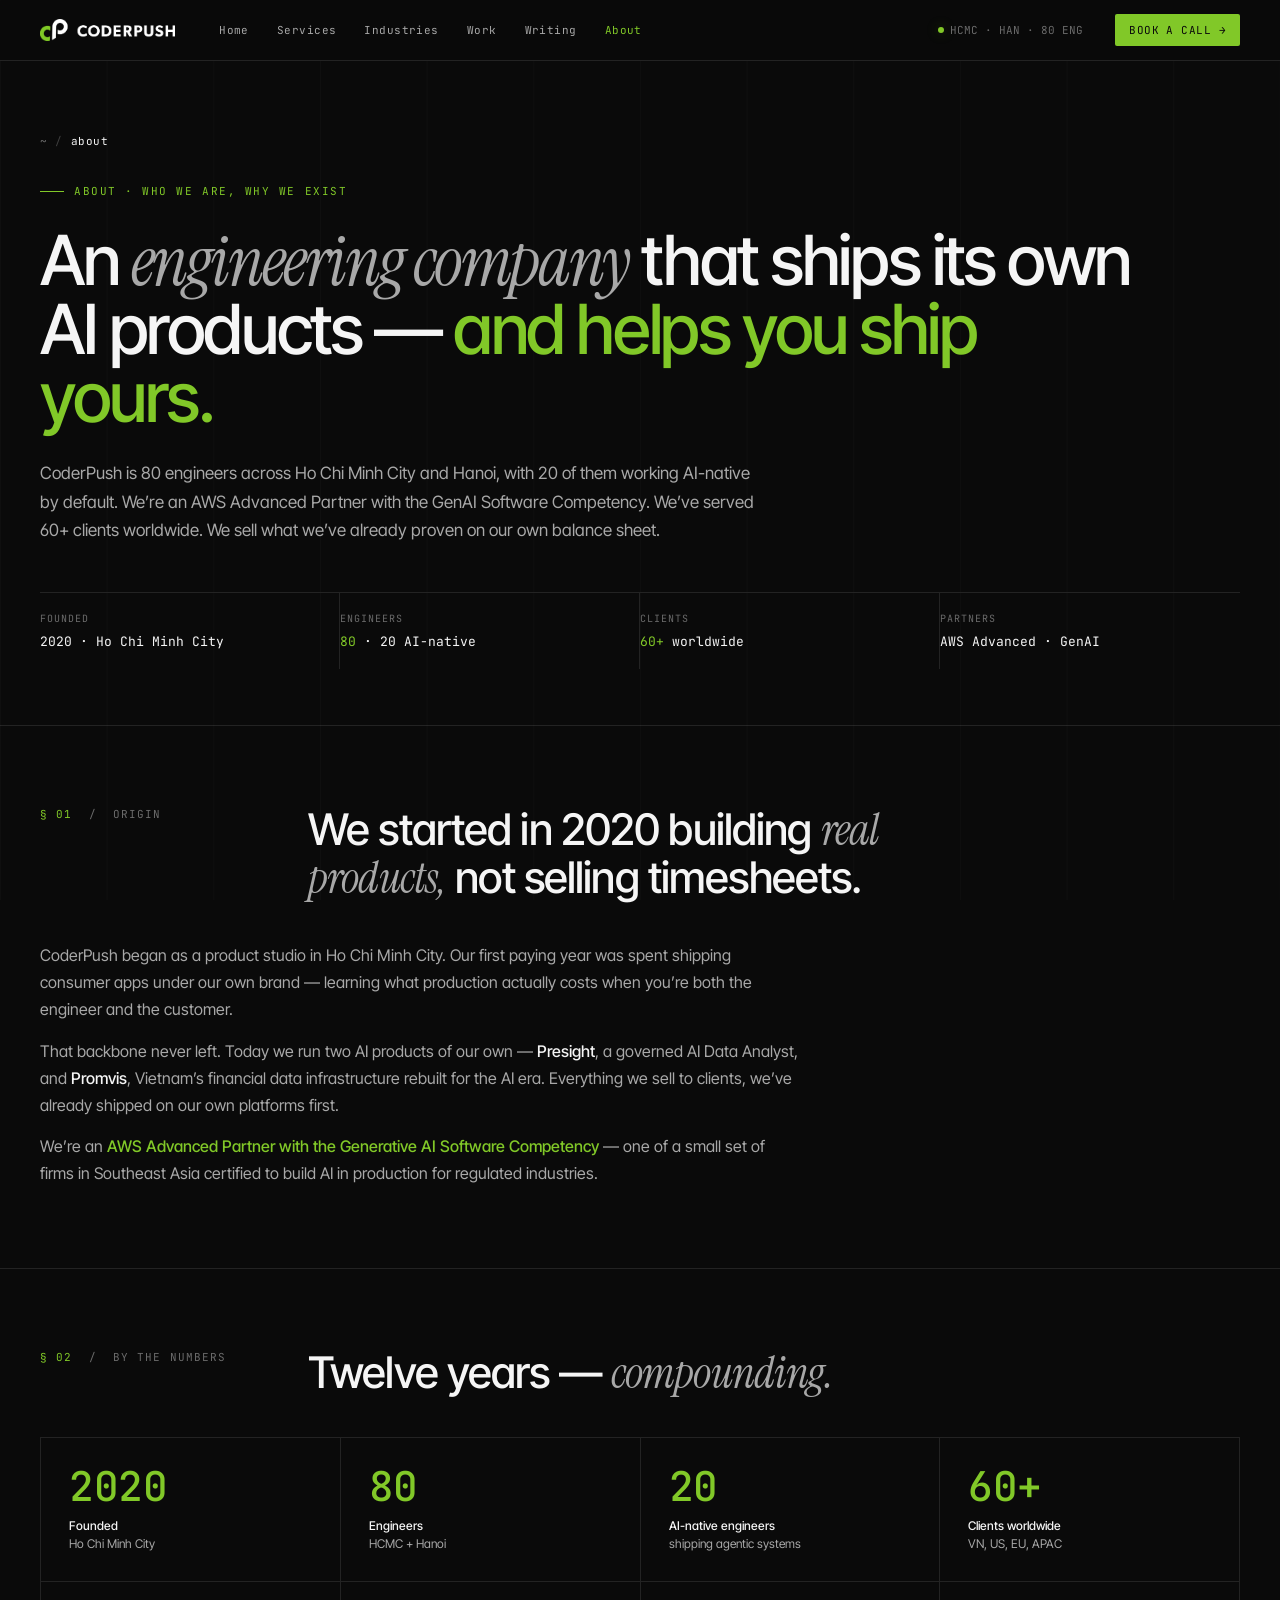
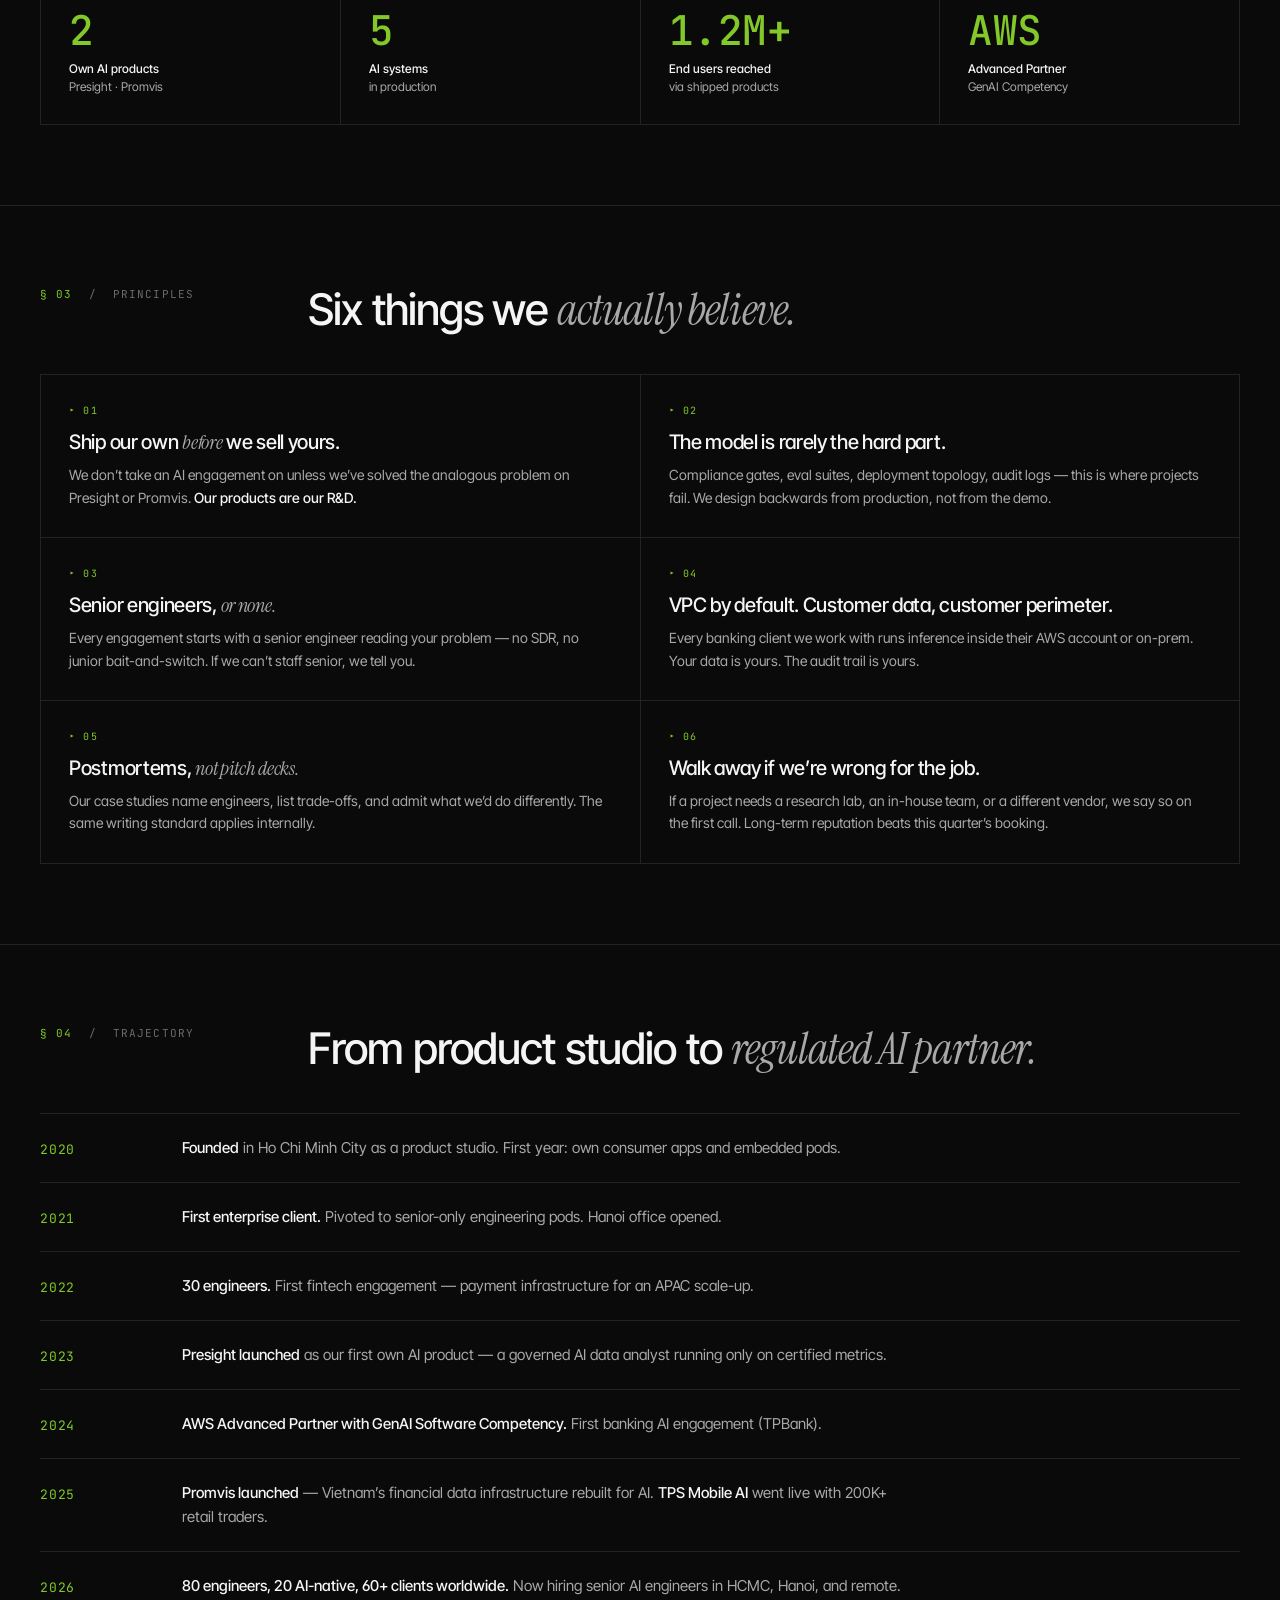
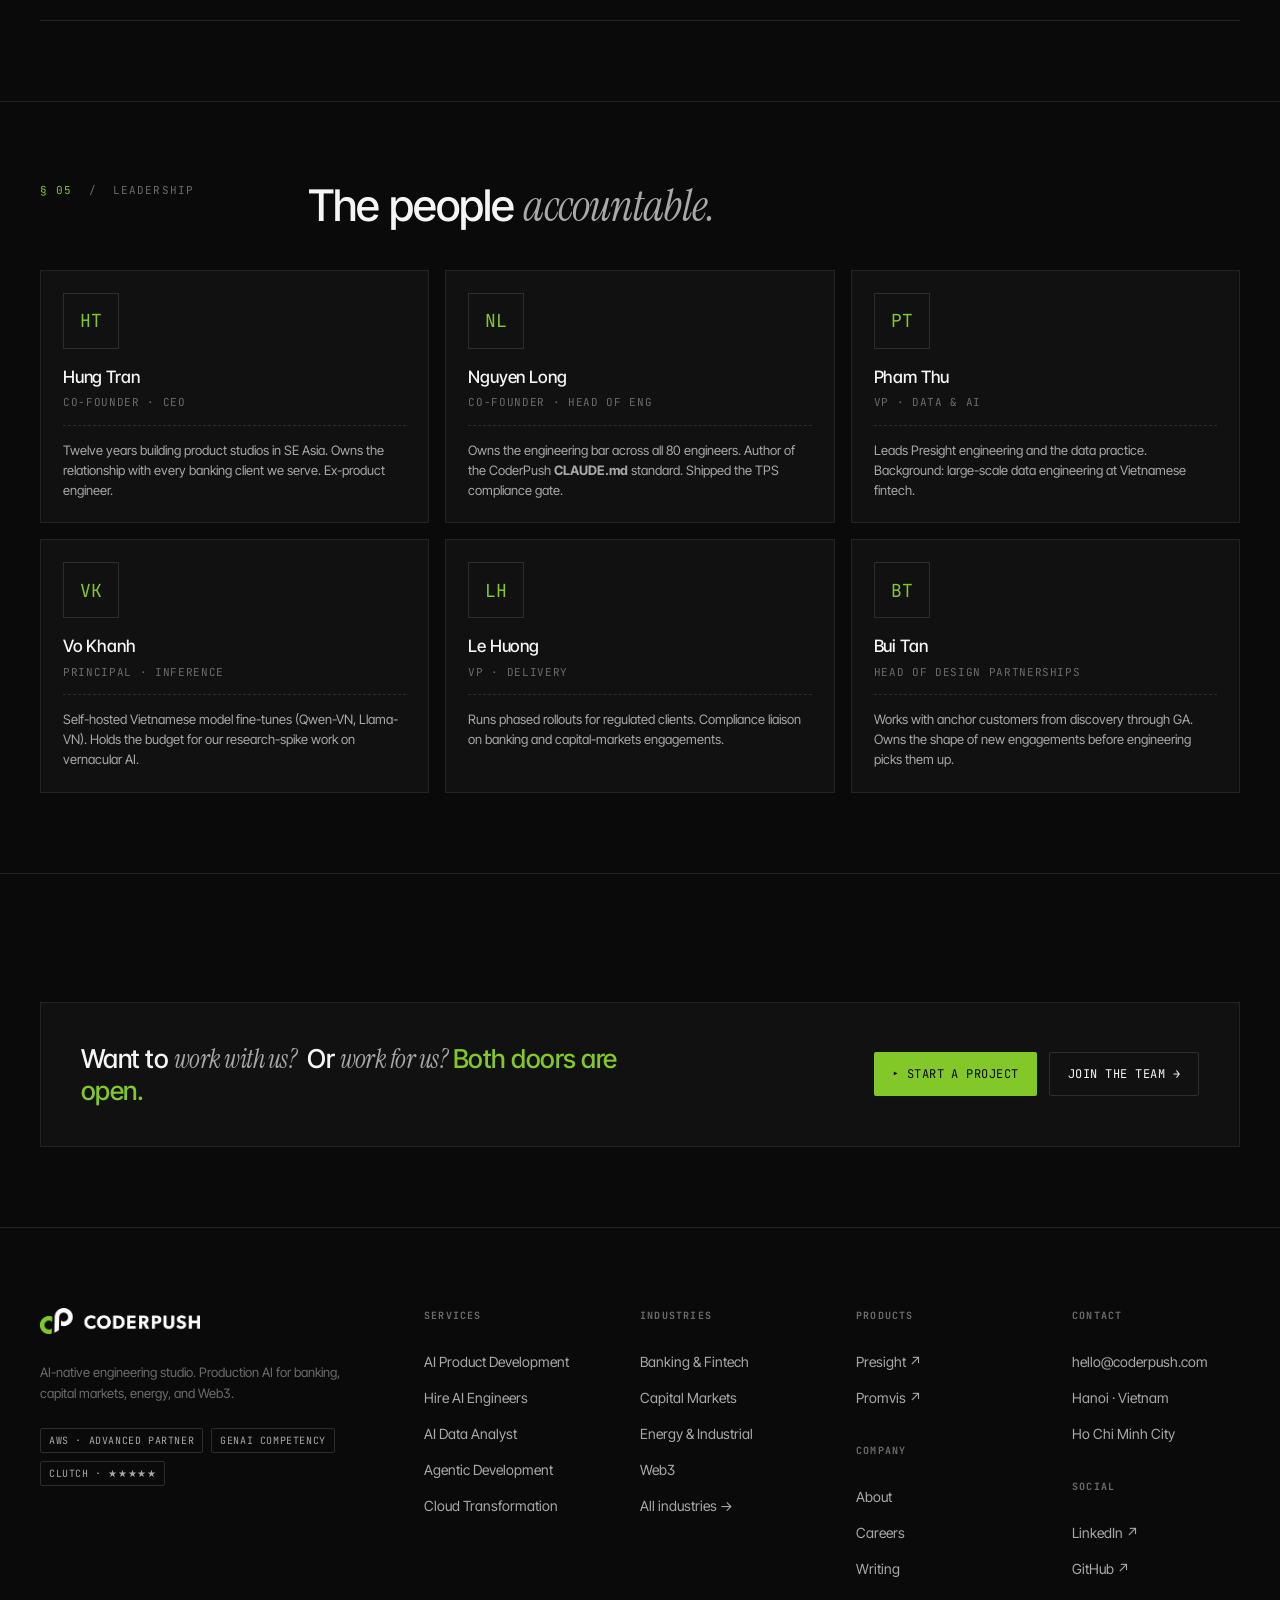
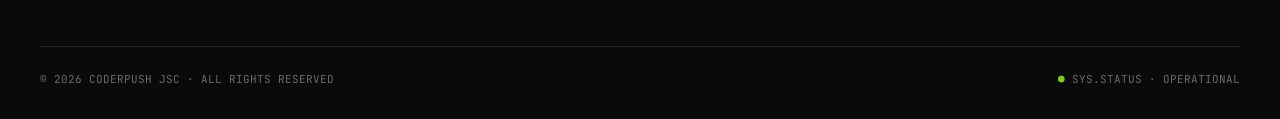
<file: about.html>
<!DOCTYPE html>
<html lang="en">
<head>
<meta charset="UTF-8" />
<meta name="viewport" content="width=device-width, initial-scale=1.0" />
<title>CoderPush — About</title>
<link rel="preconnect" href="https://fonts.googleapis.com" />
<link rel="preconnect" href="https://fonts.gstatic.com" crossorigin />
<link href="https://fonts.googleapis.com/css2?family=Inter+Tight:wght@300;400;500;600;700&family=JetBrains+Mono:wght@400;500;600&family=Instrument+Serif:ital@0;1&display=swap" rel="stylesheet" />
<link rel="stylesheet" href="shared.css" />
<style>
  .ab-hero { padding: 72px 0 56px; border-bottom: 1px solid var(--line); }
  .ab-hero h1 { font-size: clamp(40px, 5.4vw, 84px); line-height: 0.98; letter-spacing: -0.035em; font-weight: 500; max-width: 1100px; margin-top: 28px; }
  .ab-hero h1 em { font-family: 'Instrument Serif', serif; font-style: italic; color: var(--text-2); font-weight: 400; }
  .ab-hero h1 .green { color: var(--green); }
  .ab-hero .lede { margin-top: 28px; max-width: 720px; font-size: 17px; color: var(--text-2); line-height: 1.65; }
  .ab-meta { display: grid; grid-template-columns: repeat(4, 1fr); border-top: 1px solid var(--line); margin-top: 48px; }
  @media (max-width: 720px) { .ab-meta { grid-template-columns: 1fr 1fr; } }
  .ab-meta .cell { padding: 18px 18px 18px 0; border-right: 1px solid var(--line); }
  .ab-meta .cell:last-child { border-right: none; }
  .ab-meta .k { font-family: 'JetBrains Mono', monospace; font-size: 10px; color: var(--text-3); letter-spacing: 0.1em; text-transform: uppercase; margin-bottom: 6px; }
  .ab-meta .v { font-family: 'JetBrains Mono', monospace; font-size: 13px; color: var(--text); }
  .ab-meta .v .green { color: var(--green); }

  section.s { padding: 80px 0; border-bottom: 1px solid var(--line); }
  .head-row { display: grid; grid-template-columns: 220px 1fr; gap: 48px; margin-bottom: 40px; }
  @media (max-width: 720px) { .head-row { grid-template-columns: 1fr; gap: 12px; } }
  .head-num { font-family: 'JetBrains Mono', monospace; font-size: 11px; color: var(--text-3); letter-spacing: 0.1em; }
  .head-num .green { color: var(--green); }
  h2.s-title { font-size: clamp(28px, 3.4vw, 44px); line-height: 1.08; letter-spacing: -0.02em; font-weight: 500; max-width: 760px; text-wrap: balance; }
  h2.s-title em { font-family: 'Instrument Serif', serif; font-style: italic; color: var(--text-2); font-weight: 400; }
  h2.s-title .green { color: var(--green); }

  .prose p { color: var(--text-2); font-size: 16px; line-height: 1.7; max-width: 760px; text-wrap: pretty; }
  .prose p + p { margin-top: 14px; }
  .prose p b { color: var(--text); font-weight: 500; }
  .prose p .green { color: var(--green); }

  .principles { display: grid; grid-template-columns: repeat(2, 1fr); border-top: 1px solid var(--line); border-left: 1px solid var(--line); }
  @media (max-width: 720px) { .principles { grid-template-columns: 1fr; } }
  .principle { padding: 28px; border-right: 1px solid var(--line); border-bottom: 1px solid var(--line); }
  .principle .num { font-family: 'JetBrains Mono', monospace; font-size: 10px; color: var(--green); letter-spacing: 0.12em; margin-bottom: 12px; }
  .principle h3 { font-size: 20px; font-weight: 500; letter-spacing: -0.015em; margin-bottom: 10px; line-height: 1.2; }
  .principle h3 em { font-family: 'Instrument Serif', serif; font-style: italic; color: var(--text-2); font-weight: 400; }
  .principle p { color: var(--text-2); font-size: 14px; line-height: 1.6; }
  .principle p b { color: var(--text); font-weight: 500; }

  .timeline { list-style: none; border-top: 1px solid var(--line); }
  .timeline li { display: grid; grid-template-columns: 110px 1fr; gap: 32px; padding: 22px 0; border-bottom: 1px solid var(--line); }
  @media (max-width: 600px) { .timeline li { grid-template-columns: 1fr; gap: 6px; } }
  .timeline .y { font-family: 'JetBrains Mono', monospace; font-size: 13px; color: var(--green); letter-spacing: 0.06em; padding-top: 4px; }
  .timeline .what { color: var(--text-2); font-size: 15px; line-height: 1.6; max-width: 720px; }
  .timeline .what b { color: var(--text); font-weight: 500; }

  .leaders { display: grid; grid-template-columns: repeat(3, 1fr); gap: 16px; }
  @media (max-width: 900px) { .leaders { grid-template-columns: 1fr 1fr; } }
  @media (max-width: 600px) { .leaders { grid-template-columns: 1fr; } }
  .leader { border: 1px solid var(--line); padding: 22px; background: var(--bg-1); }
  .leader .av { width: 56px; height: 56px; border: 1px solid var(--line-2); display: grid; place-items: center; font-family: 'JetBrains Mono', monospace; font-size: 18px; color: var(--green); margin-bottom: 16px; }
  .leader h4 { font-size: 17px; font-weight: 500; letter-spacing: -0.01em; }
  .leader .role { font-family: 'JetBrains Mono', monospace; font-size: 11px; color: var(--text-3); letter-spacing: 0.06em; margin-top: 4px; }
  .leader p { color: var(--text-2); font-size: 13px; line-height: 1.55; margin-top: 14px; padding-top: 14px; border-top: 1px dashed var(--line-2); }

  .stats { display: grid; grid-template-columns: repeat(4, 1fr); border-top: 1px solid var(--line); border-left: 1px solid var(--line); }
  @media (max-width: 720px) { .stats { grid-template-columns: 1fr 1fr; } }
  .stats .stat { padding: 28px; border-right: 1px solid var(--line); border-bottom: 1px solid var(--line); }
  .stats .n { font-family: 'JetBrains Mono', monospace; font-size: clamp(28px, 3.2vw, 44px); color: var(--green); line-height: 1; margin-bottom: 10px; letter-spacing: -0.01em; font-weight: 500; }
  .stats .l { color: var(--text-2); font-size: 12px; line-height: 1.5; }
  .stats .l b { color: var(--text); font-weight: 500; }

  .cta-strip { border: 1px solid var(--line); background: var(--bg-1); padding: 40px; display: grid; grid-template-columns: 1fr auto; gap: 24px; align-items: center; margin-top: 48px; }
  @media (max-width: 720px) { .cta-strip { grid-template-columns: 1fr; padding: 28px; } }
  .cta-strip h3 { font-size: 26px; font-weight: 500; letter-spacing: -0.02em; line-height: 1.2; max-width: 540px; }
  .cta-strip h3 em { font-family: 'Instrument Serif', serif; font-style: italic; color: var(--text-2); font-weight: 400; }
  .cta-strip h3 .green { color: var(--green); }
</style>
</head>
<body data-screen-label="09 About">
<div id="cp-nav"></div>

<header class="ab-hero grid-bg">
  <div class="wrap">
    <div class="crumb"><a href="index.html">~</a><span class="sep">/</span><span class="here">about</span></div>
    <div class="eyebrow">ABOUT · WHO WE ARE, WHY WE EXIST</div>
    <h1>An <em>engineering company</em> that ships its own AI products &mdash; <span class="green">and helps you ship yours.</span></h1>
    <p class="lede">CoderPush is 80 engineers across Ho Chi Minh City and Hanoi, with 20 of them working AI-native by default. We&rsquo;re an AWS Advanced Partner with the GenAI Software Competency. We&rsquo;ve served 60+ clients worldwide. We sell what we&rsquo;ve already proven on our own balance sheet.</p>
    <div class="ab-meta">
      <div class="cell"><div class="k">FOUNDED</div><div class="v">2020 · Ho Chi Minh City</div></div>
      <div class="cell"><div class="k">ENGINEERS</div><div class="v"><span class="green">80</span> · 20 AI-native</div></div>
      <div class="cell"><div class="k">CLIENTS</div><div class="v"><span class="green">60+</span> worldwide</div></div>
      <div class="cell"><div class="k">PARTNERS</div><div class="v">AWS Advanced · GenAI</div></div>
    </div>
  </div>
</header>

<!-- ===== STORY ===== -->
<section class="s">
  <div class="wrap">
    <div class="head-row">
      <div class="head-num"><span class="green">§ 01</span> &nbsp;/&nbsp; ORIGIN</div>
      <h2 class="s-title">We started in 2020 building <em>real products,</em> not selling timesheets.</h2>
    </div>
    <div class="prose">
      <p>CoderPush began as a product studio in Ho Chi Minh City. Our first paying year was spent shipping consumer apps under our own brand &mdash; learning what production actually costs when you&rsquo;re both the engineer and the customer.</p>
      <p>That backbone never left. Today we run two AI products of our own &mdash; <b>Presight</b>, a governed AI Data Analyst, and <b>Promvis</b>, Vietnam&rsquo;s financial data infrastructure rebuilt for the AI era. Everything we sell to clients, we&rsquo;ve already shipped on our own platforms first.</p>
      <p>We&rsquo;re an <b class="green">AWS Advanced Partner with the Generative AI Software Competency</b> &mdash; one of a small set of firms in Southeast Asia certified to build AI in production for regulated industries.</p>
    </div>
  </div>
</section>

<!-- ===== STATS ===== -->
<section class="s">
  <div class="wrap">
    <div class="head-row">
      <div class="head-num"><span class="green">§ 02</span> &nbsp;/&nbsp; BY THE NUMBERS</div>
      <h2 class="s-title">Twelve years &mdash; <em>compounding.</em></h2>
    </div>
    <div class="stats">
      <div class="stat"><div class="n">2020</div><div class="l"><b>Founded</b><br/>Ho Chi Minh City</div></div>
      <div class="stat"><div class="n">80</div><div class="l"><b>Engineers</b><br/>HCMC + Hanoi</div></div>
      <div class="stat"><div class="n">20</div><div class="l"><b>AI-native engineers</b><br/>shipping agentic systems</div></div>
      <div class="stat"><div class="n">60+</div><div class="l"><b>Clients worldwide</b><br/>VN, US, EU, APAC</div></div>
      <div class="stat"><div class="n">2</div><div class="l"><b>Own AI products</b><br/>Presight &middot; Promvis</div></div>
      <div class="stat"><div class="n">5</div><div class="l"><b>AI systems</b><br/>in production</div></div>
      <div class="stat"><div class="n">1.2M+</div><div class="l"><b>End users reached</b><br/>via shipped products</div></div>
      <div class="stat"><div class="n">AWS</div><div class="l"><b>Advanced Partner</b><br/>GenAI Competency</div></div>
    </div>
  </div>
</section>

<!-- ===== PRINCIPLES ===== -->
<section class="s">
  <div class="wrap">
    <div class="head-row">
      <div class="head-num"><span class="green">§ 03</span> &nbsp;/&nbsp; PRINCIPLES</div>
      <h2 class="s-title">Six things we <em>actually believe.</em></h2>
    </div>
    <div class="principles">
      <div class="principle">
        <div class="num">▸ 01</div>
        <h3>Ship our own <em>before</em> we sell yours.</h3>
        <p>We don&rsquo;t take an AI engagement on unless we&rsquo;ve solved the analogous problem on Presight or Promvis. <b>Our products are our R&amp;D.</b></p>
      </div>
      <div class="principle">
        <div class="num">▸ 02</div>
        <h3>The model is rarely the hard part.</h3>
        <p>Compliance gates, eval suites, deployment topology, audit logs &mdash; this is where projects fail. We design backwards from production, not from the demo.</p>
      </div>
      <div class="principle">
        <div class="num">▸ 03</div>
        <h3>Senior engineers, <em>or none.</em></h3>
        <p>Every engagement starts with a senior engineer reading your problem &mdash; no SDR, no junior bait-and-switch. If we can&rsquo;t staff senior, we tell you.</p>
      </div>
      <div class="principle">
        <div class="num">▸ 04</div>
        <h3>VPC by default. Customer data, customer perimeter.</h3>
        <p>Every banking client we work with runs inference inside their AWS account or on-prem. Your data is yours. The audit trail is yours.</p>
      </div>
      <div class="principle">
        <div class="num">▸ 05</div>
        <h3>Postmortems, <em>not pitch decks.</em></h3>
        <p>Our case studies name engineers, list trade-offs, and admit what we&rsquo;d do differently. The same writing standard applies internally.</p>
      </div>
      <div class="principle">
        <div class="num">▸ 06</div>
        <h3>Walk away if we&rsquo;re wrong for the job.</h3>
        <p>If a project needs a research lab, an in-house team, or a different vendor, we say so on the first call. Long-term reputation beats this quarter&rsquo;s booking.</p>
      </div>
    </div>
  </div>
</section>

<!-- ===== TIMELINE ===== -->
<section class="s">
  <div class="wrap">
    <div class="head-row">
      <div class="head-num"><span class="green">§ 04</span> &nbsp;/&nbsp; TRAJECTORY</div>
      <h2 class="s-title">From product studio to <em>regulated AI partner.</em></h2>
    </div>
    <ul class="timeline">
      <li><span class="y">2020</span><span class="what"><b>Founded</b> in Ho Chi Minh City as a product studio. First year: own consumer apps and embedded pods.</span></li>
      <li><span class="y">2021</span><span class="what"><b>First enterprise client.</b> Pivoted to senior-only engineering pods. Hanoi office opened.</span></li>
      <li><span class="y">2022</span><span class="what"><b>30 engineers.</b> First fintech engagement &mdash; payment infrastructure for an APAC scale-up.</span></li>
      <li><span class="y">2023</span><span class="what"><b>Presight launched</b> as our first own AI product &mdash; a governed AI data analyst running only on certified metrics.</span></li>
      <li><span class="y">2024</span><span class="what"><b>AWS Advanced Partner with GenAI Software Competency.</b> First banking AI engagement (TPBank).</span></li>
      <li><span class="y">2025</span><span class="what"><b>Promvis launched</b> &mdash; Vietnam&rsquo;s financial data infrastructure rebuilt for AI. <b>TPS Mobile AI</b> went live with 200K+ retail traders.</span></li>
      <li><span class="y">2026</span><span class="what"><b>80 engineers, 20 AI-native, 60+ clients worldwide.</b> Now hiring senior AI engineers in HCMC, Hanoi, and remote.</span></li>
    </ul>
  </div>
</section>

<!-- ===== LEADERS ===== -->
<section class="s">
  <div class="wrap">
    <div class="head-row">
      <div class="head-num"><span class="green">§ 05</span> &nbsp;/&nbsp; LEADERSHIP</div>
      <h2 class="s-title">The people <em>accountable.</em></h2>
    </div>
    <div class="leaders">
      <div class="leader">
        <div class="av">HT</div>
        <h4>Hung Tran</h4>
        <div class="role">CO-FOUNDER · CEO</div>
        <p>Twelve years building product studios in SE Asia. Owns the relationship with every banking client we serve. Ex-product engineer.</p>
      </div>
      <div class="leader">
        <div class="av">NL</div>
        <h4>Nguyen Long</h4>
        <div class="role">CO-FOUNDER · HEAD OF ENG</div>
        <p>Owns the engineering bar across all 80 engineers. Author of the CoderPush <b>CLAUDE.md</b> standard. Shipped the TPS compliance gate.</p>
      </div>
      <div class="leader">
        <div class="av">PT</div>
        <h4>Pham Thu</h4>
        <div class="role">VP · DATA &amp; AI</div>
        <p>Leads Presight engineering and the data practice. Background: large-scale data engineering at Vietnamese fintech.</p>
      </div>
      <div class="leader">
        <div class="av">VK</div>
        <h4>Vo Khanh</h4>
        <div class="role">PRINCIPAL · INFERENCE</div>
        <p>Self-hosted Vietnamese model fine-tunes (Qwen-VN, Llama-VN). Holds the budget for our research-spike work on vernacular AI.</p>
      </div>
      <div class="leader">
        <div class="av">LH</div>
        <h4>Le Huong</h4>
        <div class="role">VP · DELIVERY</div>
        <p>Runs phased rollouts for regulated clients. Compliance liaison on banking and capital-markets engagements.</p>
      </div>
      <div class="leader">
        <div class="av">BT</div>
        <h4>Bui Tan</h4>
        <div class="role">HEAD OF DESIGN PARTNERSHIPS</div>
        <p>Works with anchor customers from discovery through GA. Owns the shape of new engagements before engineering picks them up.</p>
      </div>
    </div>
  </div>
</section>

<!-- ===== CTA ===== -->
<section class="s" style="border-bottom: none;">
  <div class="wrap">
    <div class="cta-strip">
      <h3>Want to <em>work with us?</em> &nbsp;Or <em>work for us?</em> <span class="green">Both doors are open.</span></h3>
      <div style="display: flex; gap: 12px; flex-wrap: wrap;">
        <a class="btn btn-primary" href="contact.html#build">▸ START A PROJECT</a>
        <a class="btn btn-ghost" href="contact.html#hire">JOIN THE TEAM →</a>
      </div>
    </div>
  </div>
</section>

<div id="cp-foot"></div>
<script src="shared.js"></script>
<script>CP.mount("about.html");</script>
</body>
</html>
</file>
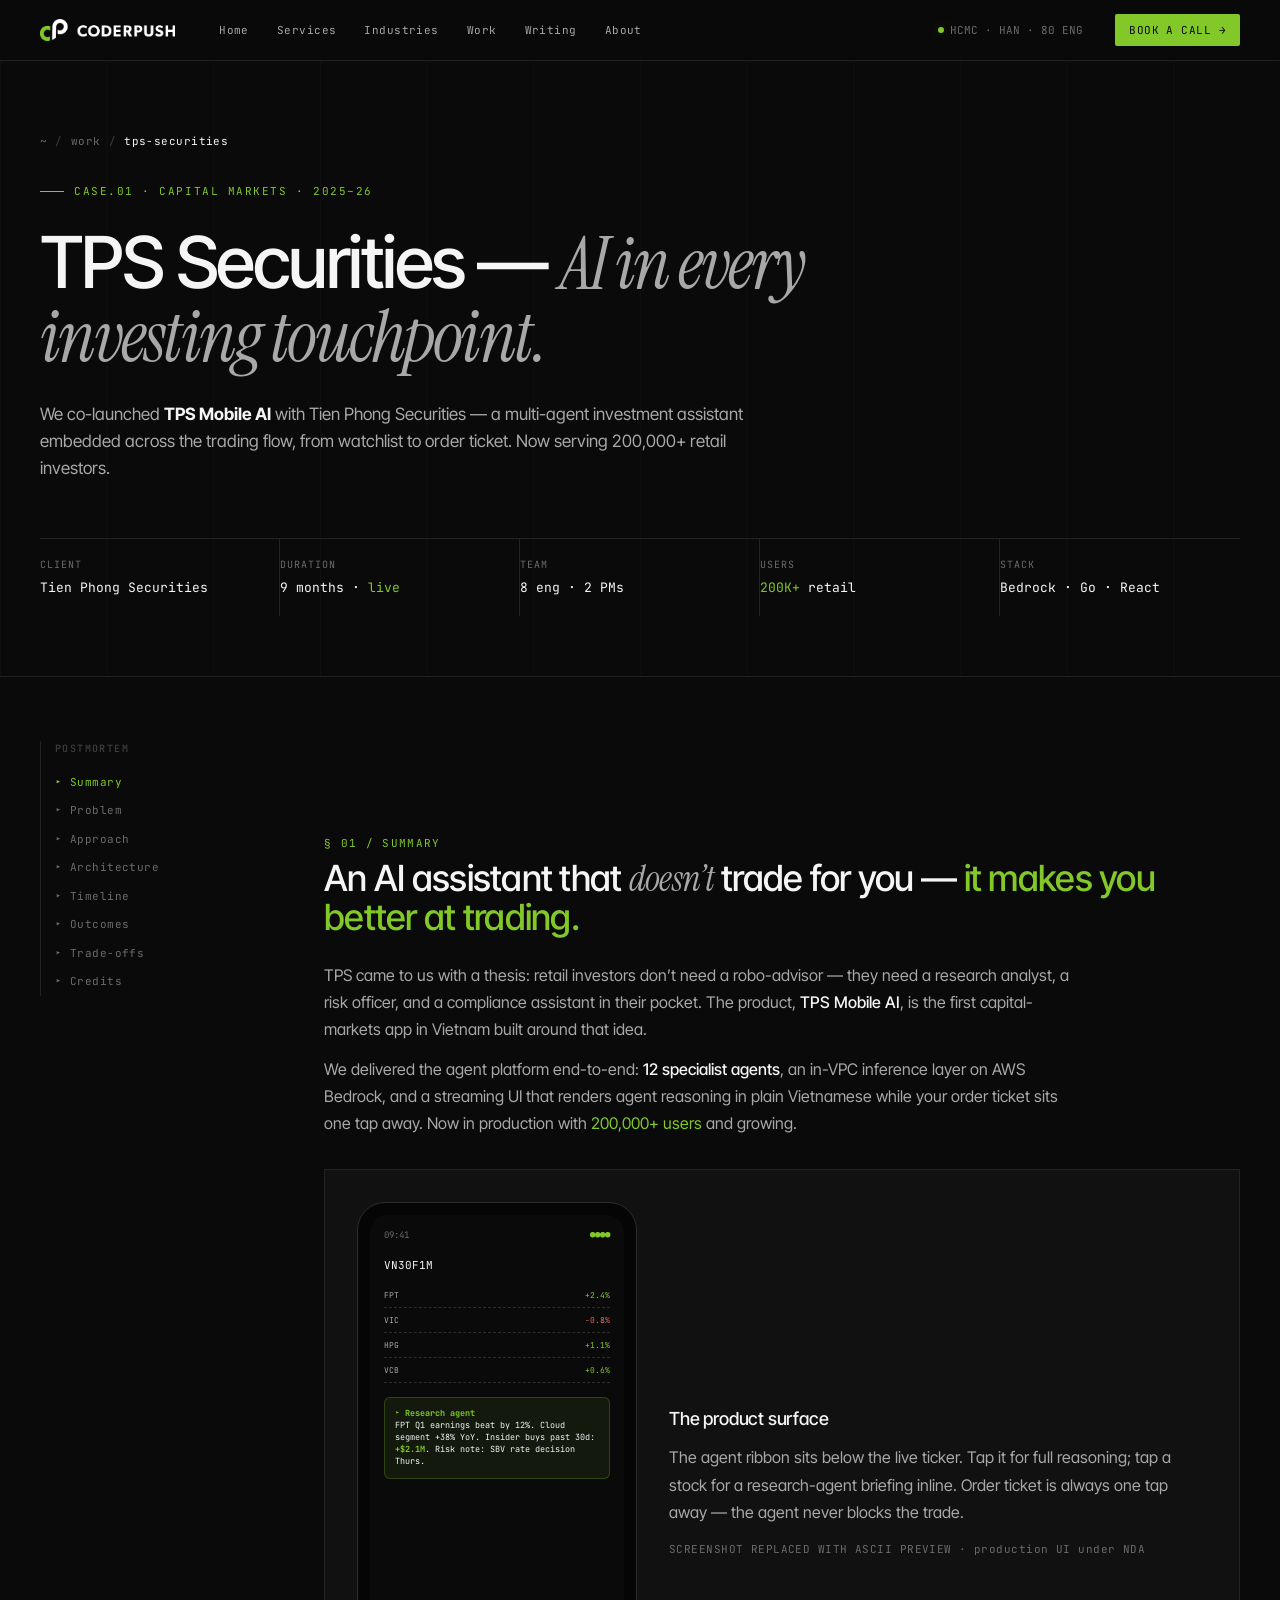
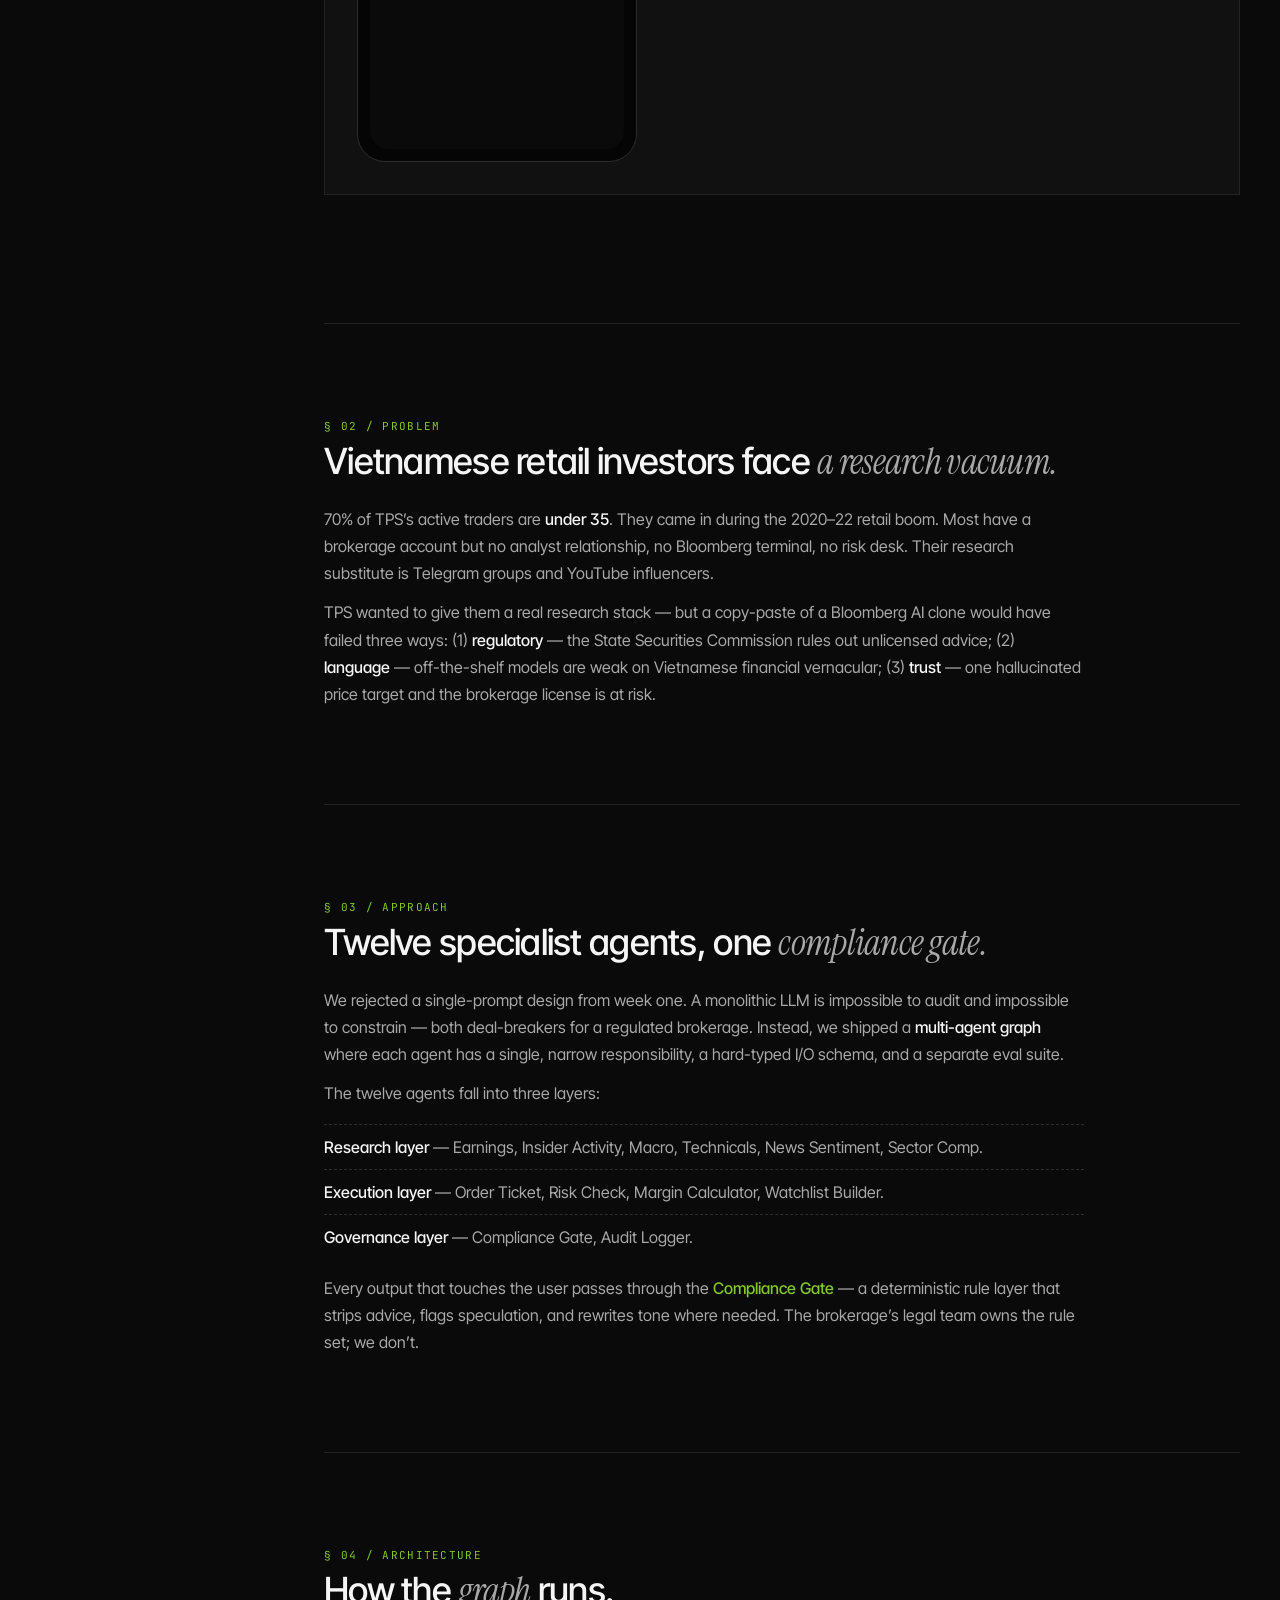
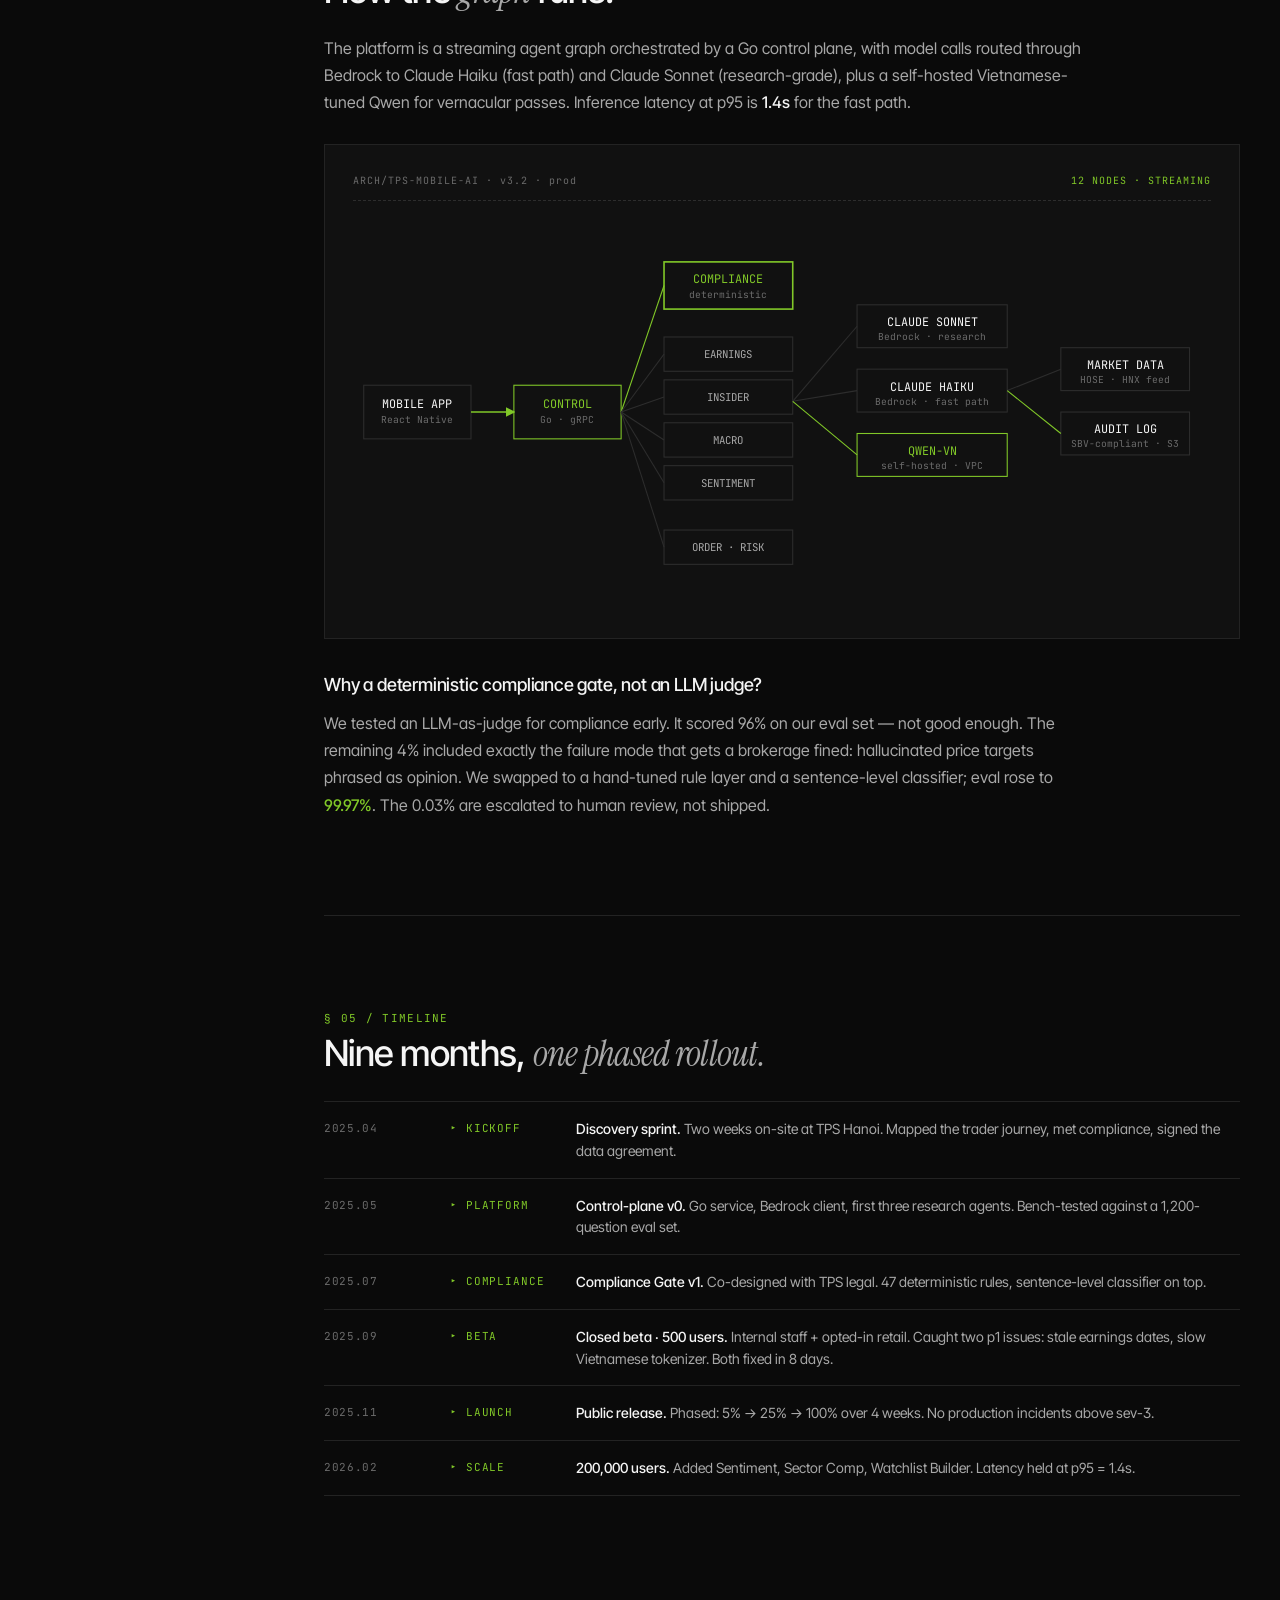
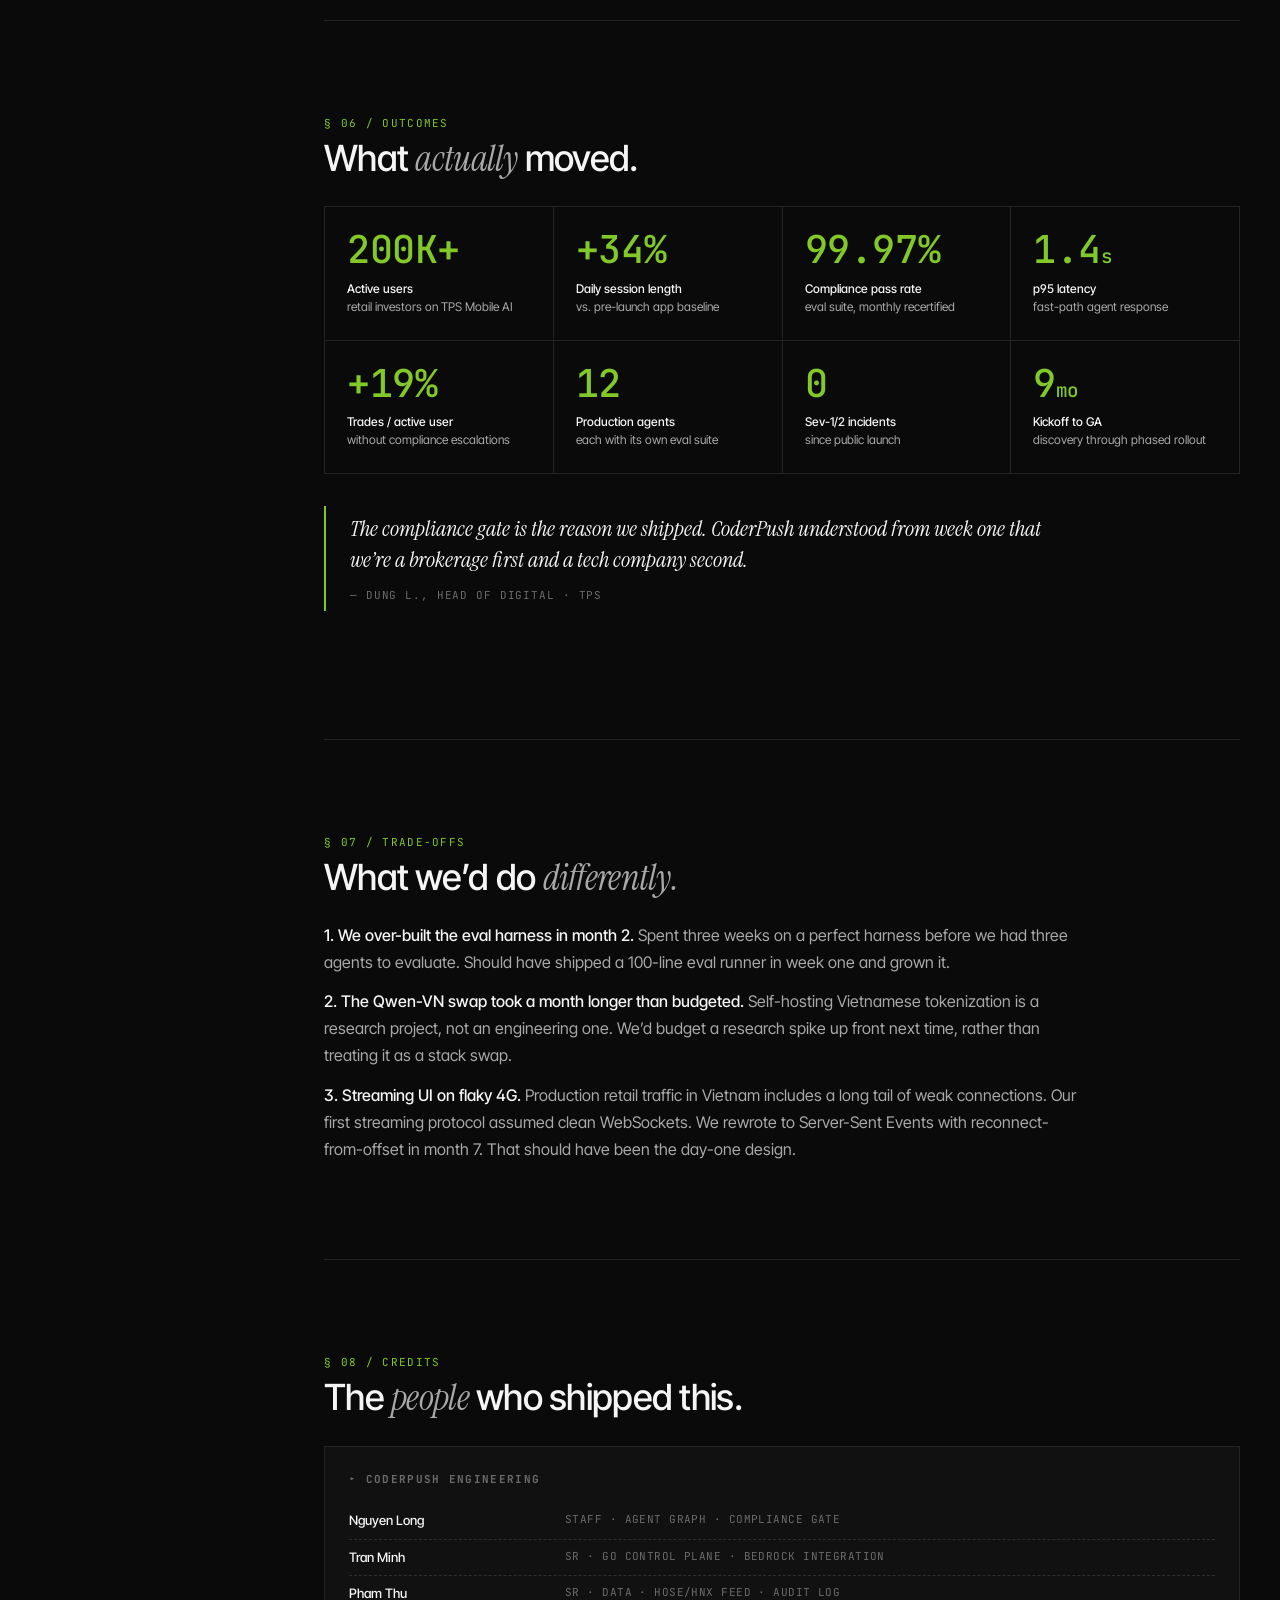
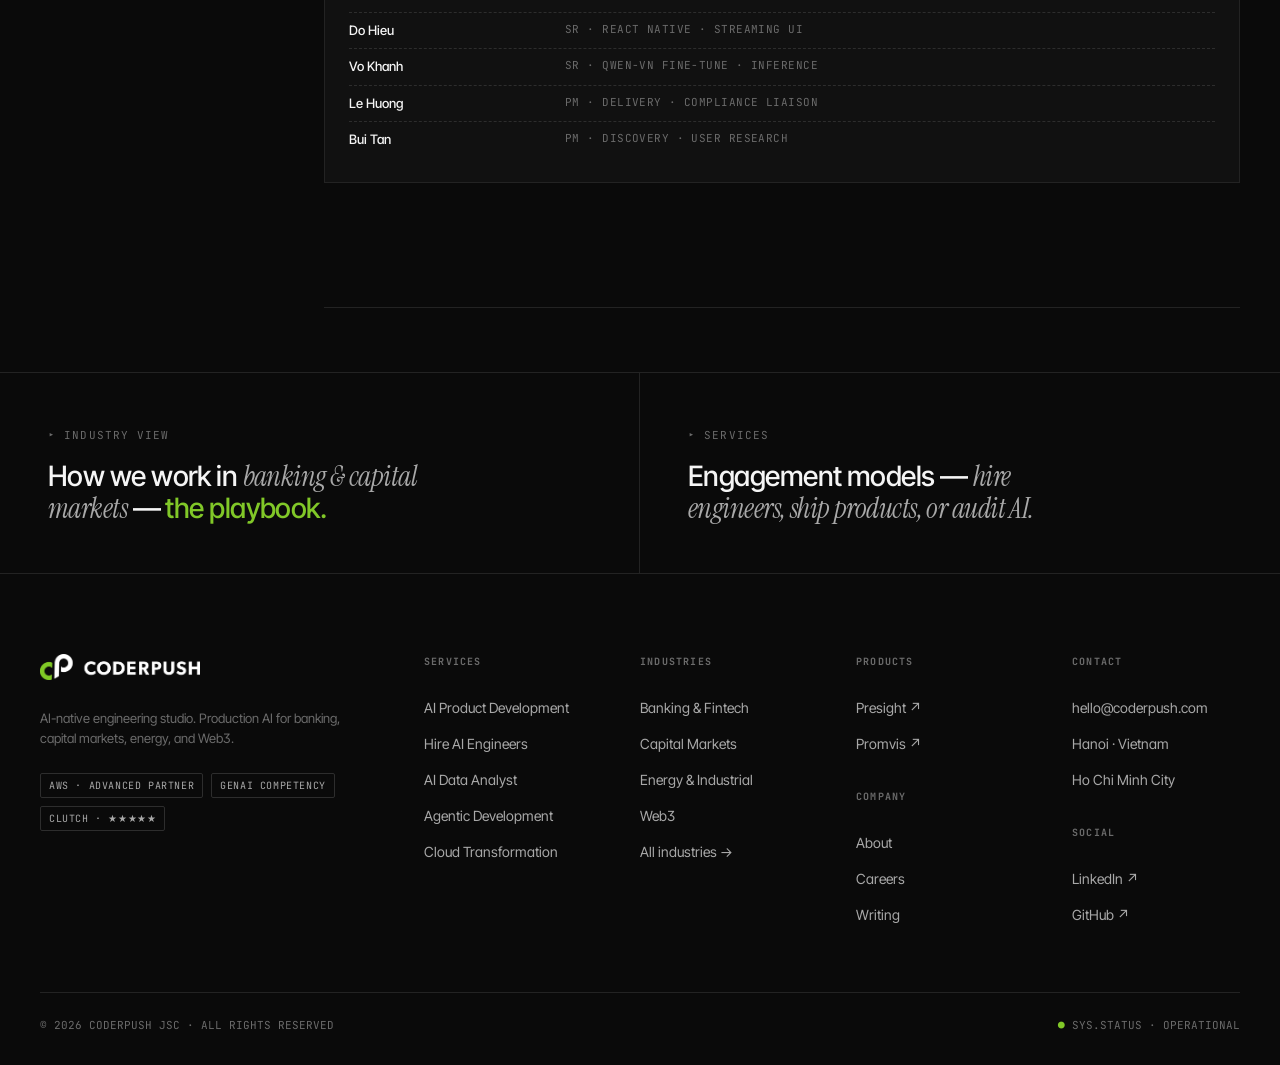
<file: case-study.html>
<!DOCTYPE html>
<html lang="en">
<head>
<meta charset="UTF-8" />
<meta name="viewport" content="width=device-width, initial-scale=1.0" />
<title>CoderPush — TPS Securities · Case Study</title>
<link rel="preconnect" href="https://fonts.googleapis.com" />
<link rel="preconnect" href="https://fonts.gstatic.com" crossorigin />
<link href="https://fonts.googleapis.com/css2?family=Inter+Tight:wght@300;400;500;600;700&family=JetBrains+Mono:wght@400;500;600&family=Instrument+Serif:ital@0;1&display=swap" rel="stylesheet" />
<link rel="stylesheet" href="shared.css" />
<style>
  .case-hero { padding: 72px 0 60px; border-bottom: 1px solid var(--line); position: relative; }
  .case-hero h1 { font-size: clamp(40px, 5.6vw, 80px); line-height: 1.0; letter-spacing: -0.035em; font-weight: 500; max-width: 1000px; margin-top: 28px; }
  .case-hero h1 em { font-family: 'Instrument Serif', serif; font-style: italic; color: var(--text-2); font-weight: 400; }
  .case-hero h1 .green { color: var(--green); }
  .case-meta { display: grid; grid-template-columns: repeat(5, 1fr); border-top: 1px solid var(--line); margin-top: 56px; }
  @media (max-width: 720px) { .case-meta { grid-template-columns: 1fr 1fr; } }
  .case-meta .cell { padding: 18px 18px 18px 0; border-right: 1px solid var(--line); }
  .case-meta .cell:last-child { border-right: none; }
  .case-meta .k { font-family: 'JetBrains Mono', monospace; font-size: 10px; color: var(--text-3); letter-spacing: 0.1em; text-transform: uppercase; margin-bottom: 6px; }
  .case-meta .v { font-family: 'JetBrains Mono', monospace; font-size: 13px; color: var(--text); }
  .case-meta .v .green { color: var(--green); }

  .doc { display: grid; grid-template-columns: 220px 1fr; gap: 64px; padding: 64px 0; }
  @media (max-width: 900px) { .doc { grid-template-columns: 1fr; gap: 24px; } }
  .toc { position: sticky; top: 80px; align-self: start; font-family: 'JetBrains Mono', monospace; font-size: 11px; border-left: 1px solid var(--line); padding-left: 14px; }
  .toc a { display: block; padding: 6px 0; color: var(--text-3); letter-spacing: 0.04em; transition: color 0.15s; }
  .toc a:hover { color: var(--text); }
  .toc a.active { color: var(--green); }
  .toc h6 { font-size: 10px; color: var(--text-4); letter-spacing: 0.14em; margin-bottom: 12px; text-transform: uppercase; font-weight: 500; }

  .doc h2 { font-size: clamp(24px, 3vw, 36px); letter-spacing: -0.02em; line-height: 1.1; font-weight: 500; margin: 56px 0 24px; }
  .doc h2:first-child { margin-top: 0; }
  .doc h2 em { font-family: 'Instrument Serif', serif; font-style: italic; color: var(--text-2); font-weight: 400; }
  .doc h2 .green { color: var(--green); }
  .doc h2 .sec-tag { display: block; font-family: 'JetBrains Mono', monospace; font-size: 11px; color: var(--green); letter-spacing: 0.12em; margin-bottom: 10px; font-weight: 400; }
  .doc h3 { font-size: 18px; font-weight: 500; letter-spacing: -0.01em; margin: 32px 0 12px; }
  .doc p { color: var(--text-2); font-size: 16px; line-height: 1.7; max-width: 760px; text-wrap: pretty; }
  .doc p + p { margin-top: 12px; }
  .doc p b { color: var(--text); font-weight: 500; }
  .doc p .green { color: var(--green); }
  .doc blockquote { border-left: 2px solid var(--green); padding: 8px 24px; font-family: 'Instrument Serif', serif; font-style: italic; font-size: 22px; color: var(--text); line-height: 1.4; margin: 32px 0; max-width: 760px; }
  .doc blockquote .who { display: block; margin-top: 12px; font-family: 'JetBrains Mono', monospace; font-style: normal; font-size: 11px; color: var(--text-3); letter-spacing: 0.08em; }
  .doc ul.layered { list-style: none; padding: 0; margin: 16px 0; max-width: 760px; }
  .doc ul.layered li { padding: 10px 0; border-top: 1px dashed var(--line-2); color: var(--text-2); }
  .doc ul.layered li b { color: var(--text); font-weight: 500; }

  .arch { border: 1px solid var(--line); background: var(--bg-1); padding: 28px; margin: 28px 0; font-family: 'JetBrains Mono', monospace; font-size: 11px; color: var(--text-3); overflow-x: auto; }
  .arch .arch-head { display: flex; justify-content: space-between; color: var(--text-3); font-size: 10px; letter-spacing: 0.1em; margin-bottom: 18px; padding-bottom: 12px; border-bottom: 1px dashed var(--line-2); }
  .arch .arch-head .green { color: var(--green); }
  .arch-svg { width: 100%; height: auto; }

  .outcomes { display: grid; grid-template-columns: repeat(4, 1fr); border-top: 1px solid var(--line); border-left: 1px solid var(--line); margin: 28px 0; }
  @media (max-width: 720px) { .outcomes { grid-template-columns: 1fr 1fr; } }
  .outcomes .stat { padding: 24px 22px; border-right: 1px solid var(--line); border-bottom: 1px solid var(--line); }
  .outcomes .stat .n { font-family: 'JetBrains Mono', monospace; font-size: clamp(28px, 3vw, 40px); color: var(--green); line-height: 1; margin-bottom: 10px; letter-spacing: -0.01em; font-weight: 500; }
  .outcomes .stat .l { color: var(--text-2); font-size: 12px; line-height: 1.5; }
  .outcomes .stat .l b { color: var(--text); font-weight: 500; }

  .credits { border: 1px solid var(--line); background: var(--bg-1); padding: 24px; margin: 28px 0; }
  .credits h4 { font-family: 'JetBrains Mono', monospace; font-size: 11px; color: var(--text-3); letter-spacing: 0.12em; text-transform: uppercase; margin-bottom: 16px; }
  .credits ul { list-style: none; }
  .credits li { display: grid; grid-template-columns: 200px 1fr; padding: 8px 0; border-top: 1px dashed var(--line-2); font-size: 13px; gap: 16px; }
  .credits li:first-child { border-top: none; }
  .credits li .name { color: var(--text); font-weight: 500; }
  .credits li .role { color: var(--text-3); font-family: 'JetBrains Mono', monospace; font-size: 11px; letter-spacing: 0.04em; }
  @media (max-width: 600px) { .credits li { grid-template-columns: 1fr; gap: 4px; } }

  .timeline { list-style: none; margin: 28px 0; border-top: 1px solid var(--line); }
  .timeline li { display: grid; grid-template-columns: 110px 110px 1fr; gap: 16px; padding: 16px 0; border-bottom: 1px solid var(--line); font-size: 14px; }
  .timeline .date { font-family: 'JetBrains Mono', monospace; font-size: 11px; color: var(--text-3); letter-spacing: 0.06em; padding-top: 2px; }
  .timeline .ph { font-family: 'JetBrains Mono', monospace; font-size: 11px; color: var(--green); letter-spacing: 0.08em; padding-top: 2px; }
  .timeline .what { color: var(--text-2); line-height: 1.55; }
  .timeline .what b { color: var(--text); font-weight: 500; }
  @media (max-width: 600px) { .timeline li { grid-template-columns: 1fr; gap: 4px; } }

  .phone-preview { display: grid; grid-template-columns: 280px 1fr; gap: 32px; align-items: center; margin: 32px 0; border: 1px solid var(--line); padding: 32px; background: var(--bg-1); }
  @media (max-width: 720px) { .phone-preview { grid-template-columns: 1fr; } }
  .phone { border: 1px solid var(--line-2); border-radius: 28px; padding: 12px; background: #050505; aspect-ratio: 9 / 18; display: flex; flex-direction: column; }
  .phone .screen { flex: 1; background: var(--bg); border-radius: 18px; padding: 14px; font-family: 'JetBrains Mono', monospace; font-size: 9px; color: var(--text-2); overflow: hidden; }
  .phone .screen .topbar { display: flex; justify-content: space-between; color: var(--text-3); margin-bottom: 14px; }
  .phone .screen .ticker { display: flex; justify-content: space-between; padding: 6px 0; border-bottom: 1px dashed var(--line-2); font-size: 8px; }
  .phone .screen .ticker .green { color: var(--green); }
  .phone .screen .ticker .red { color: #f06464; }
  .phone .screen .agent { margin-top: 14px; padding: 10px; background: rgba(129,200,40,0.08); border: 1px solid rgba(129,200,40,0.25); border-radius: 6px; color: var(--text); line-height: 1.4; font-size: 8.5px; }
  .phone .screen .agent b { color: var(--green); }

  .next-case { display: grid; grid-template-columns: 1fr 1fr; border-top: 1px solid var(--line); }
  @media (max-width: 720px) { .next-case { grid-template-columns: 1fr; } }
  .next-case > a { padding: 48px; border-right: 1px solid var(--line); transition: background 0.2s; display: block; }
  .next-case > a:last-child { border-right: none; }
  .next-case > a:hover { background: rgba(129,200,40,0.03); }
  .next-case .label { font-family: 'JetBrains Mono', monospace; font-size: 11px; color: var(--text-3); letter-spacing: 0.1em; }
  .next-case h4 { font-size: 28px; letter-spacing: -0.02em; line-height: 1.1; font-weight: 500; margin-top: 16px; max-width: 420px; }
  .next-case h4 em { font-family: 'Instrument Serif', serif; font-style: italic; color: var(--text-2); font-weight: 400; }
  .next-case h4 .green { color: var(--green); }
</style>
</head>
<body data-screen-label="04 Case · TPS Securities">
<div id="cp-nav"></div>

<header class="case-hero grid-bg">
  <div class="wrap">
    <div class="crumb">
      <a href="index.html">~</a><span class="sep">/</span>
      <a href="index.html#work">work</a><span class="sep">/</span>
      <span class="here">tps-securities</span>
    </div>
    <div class="eyebrow">CASE.01 · CAPITAL MARKETS · 2025–26</div>
    <h1>TPS Securities &mdash; <em>AI in every<br/>investing touchpoint.</em></h1>
    <p style="margin-top: 28px; color: var(--text-2); font-size: 17px; line-height: 1.6; max-width: 720px;">
      We co-launched <b style="color: var(--text);">TPS Mobile AI</b> with Tien Phong Securities &mdash; a multi-agent investment assistant
      embedded across the trading flow, from watchlist to order ticket. Now serving 200,000+ retail investors.
    </p>
    <div class="case-meta">
      <div class="cell"><div class="k">CLIENT</div><div class="v">Tien Phong Securities</div></div>
      <div class="cell"><div class="k">DURATION</div><div class="v">9 months · <span class="green">live</span></div></div>
      <div class="cell"><div class="k">TEAM</div><div class="v">8 eng · 2 PMs</div></div>
      <div class="cell"><div class="k">USERS</div><div class="v"><span class="green">200K+</span> retail</div></div>
      <div class="cell"><div class="k">STACK</div><div class="v">Bedrock · Go · React</div></div>
    </div>
  </div>
</header>

<div class="wrap">
  <div class="doc">
    <aside class="toc">
      <h6>POSTMORTEM</h6>
      <a href="#summary" class="active">▸ Summary</a>
      <a href="#problem">▸ Problem</a>
      <a href="#approach">▸ Approach</a>
      <a href="#architecture">▸ Architecture</a>
      <a href="#timeline">▸ Timeline</a>
      <a href="#outcomes">▸ Outcomes</a>
      <a href="#tradeoffs">▸ Trade-offs</a>
      <a href="#credits">▸ Credits</a>
    </aside>

    <div>
      <section id="summary">
        <h2><span class="sec-tag">§ 01 / SUMMARY</span>An AI assistant that <em>doesn&rsquo;t</em> trade for you &mdash; <span class="green">it makes you better at trading.</span></h2>
        <p>TPS came to us with a thesis: retail investors don&rsquo;t need a robo-advisor &mdash; they need a research analyst, a risk officer, and a compliance assistant in their pocket. The product, <b>TPS Mobile AI</b>, is the first capital-markets app in Vietnam built around that idea.</p>
        <p>We delivered the agent platform end-to-end: <b>12 specialist agents</b>, an in-VPC inference layer on AWS Bedrock, and a streaming UI that renders agent reasoning in plain Vietnamese while your order ticket sits one tap away. Now in production with <span class="green">200,000+ users</span> and growing.</p>

        <div class="phone-preview">
          <div class="phone">
            <div class="screen">
              <div class="topbar"><span>09:41</span><span style="color: var(--green);">●●●●</span></div>
              <div style="font-size: 11px; color: var(--text); margin-bottom: 10px;">VN30F1M</div>
              <div class="ticker"><span>FPT</span><span class="green">+2.4%</span></div>
              <div class="ticker"><span>VIC</span><span class="red">−0.8%</span></div>
              <div class="ticker"><span>HPG</span><span class="green">+1.1%</span></div>
              <div class="ticker"><span>VCB</span><span class="green">+0.6%</span></div>
              <div class="agent"><b>▸ Research agent</b><br/>FPT Q1 earnings beat by 12%. Cloud segment +38% YoY. Insider buys past 30d: <b>+$2.1M</b>. Risk note: SBV rate decision Thurs.</div>
            </div>
          </div>
          <div>
            <h3 style="margin-top: 0;">The product surface</h3>
            <p>The agent ribbon sits below the live ticker. Tap it for full reasoning; tap a stock for a research-agent briefing inline. Order ticket is always one tap away &mdash; the agent never blocks the trade.</p>
            <p style="font-family: 'JetBrains Mono', monospace; font-size: 11px; color: var(--text-3); margin-top: 14px; letter-spacing: 0.04em;">SCREENSHOT REPLACED WITH ASCII PREVIEW · production UI under NDA</p>
          </div>
        </div>
      </section>

      <section id="problem">
        <h2><span class="sec-tag">§ 02 / PROBLEM</span>Vietnamese retail investors face <em>a research vacuum.</em></h2>
        <p>70% of TPS&rsquo;s active traders are <b>under 35</b>. They came in during the 2020&ndash;22 retail boom. Most have a brokerage account but no analyst relationship, no Bloomberg terminal, no risk desk. Their research substitute is Telegram groups and YouTube influencers.</p>
        <p>TPS wanted to give them a real research stack &mdash; but a copy-paste of a Bloomberg AI clone would have failed three ways: (1) <b>regulatory</b> &mdash; the State Securities Commission rules out unlicensed advice; (2) <b>language</b> &mdash; off-the-shelf models are weak on Vietnamese financial vernacular; (3) <b>trust</b> &mdash; one hallucinated price target and the brokerage license is at risk.</p>
      </section>

      <section id="approach">
        <h2><span class="sec-tag">§ 03 / APPROACH</span>Twelve specialist agents, one <em>compliance gate.</em></h2>
        <p>We rejected a single-prompt design from week one. A monolithic LLM is impossible to audit and impossible to constrain &mdash; both deal-breakers for a regulated brokerage. Instead, we shipped a <b>multi-agent graph</b> where each agent has a single, narrow responsibility, a hard-typed I/O schema, and a separate eval suite.</p>
        <p>The twelve agents fall into three layers:</p>
        <ul class="layered">
          <li><b>Research layer</b> &mdash; Earnings, Insider Activity, Macro, Technicals, News Sentiment, Sector Comp.</li>
          <li><b>Execution layer</b> &mdash; Order Ticket, Risk Check, Margin Calculator, Watchlist Builder.</li>
          <li><b>Governance layer</b> &mdash; Compliance Gate, Audit Logger.</li>
        </ul>
        <p>Every output that touches the user passes through the <b class="green">Compliance Gate</b> &mdash; a deterministic rule layer that strips advice, flags speculation, and rewrites tone where needed. The brokerage&rsquo;s legal team owns the rule set; we don&rsquo;t.</p>
      </section>

      <section id="architecture">
        <h2><span class="sec-tag">§ 04 / ARCHITECTURE</span>How the <em>graph</em> runs.</h2>
        <p>The platform is a streaming agent graph orchestrated by a Go control plane, with model calls routed through Bedrock to Claude Haiku (fast path) and Claude Sonnet (research-grade), plus a self-hosted Vietnamese-tuned Qwen for vernacular passes. Inference latency at p95 is <b>1.4s</b> for the fast path.</p>

        <div class="arch">
          <div class="arch-head">
            <span>ARCH/TPS-MOBILE-AI · v3.2 · prod</span>
            <span class="green">12 NODES · STREAMING</span>
          </div>
          <svg class="arch-svg" viewBox="0 0 800 360" preserveAspectRatio="xMidYMid meet">
            <rect x="10" y="155" width="100" height="50" fill="none" stroke="#2d2d2d" />
            <text x="60" y="176" fill="#f5f5f5" font-size="11" font-family="JetBrains Mono" text-anchor="middle">MOBILE APP</text>
            <text x="60" y="190" fill="#6b6b6b" font-size="9" font-family="JetBrains Mono" text-anchor="middle">React Native</text>

            <rect x="150" y="155" width="100" height="50" fill="none" stroke="#81C828" />
            <text x="200" y="176" fill="#81C828" font-size="11" font-family="JetBrains Mono" text-anchor="middle">CONTROL</text>
            <text x="200" y="190" fill="#6b6b6b" font-size="9" font-family="JetBrains Mono" text-anchor="middle">Go · gRPC</text>
            <line x1="110" y1="180" x2="150" y2="180" stroke="#81C828" stroke-width="1.5" marker-end="url(#arr)"/>

            <rect x="290" y="40" width="120" height="44" fill="none" stroke="#81C828" stroke-width="1.5" />
            <text x="350" y="60" fill="#81C828" font-size="11" font-family="JetBrains Mono" text-anchor="middle">COMPLIANCE</text>
            <text x="350" y="74" fill="#6b6b6b" font-size="9" font-family="JetBrains Mono" text-anchor="middle">deterministic</text>

            <rect x="290" y="110" width="120" height="32" fill="none" stroke="#2d2d2d" />
            <text x="350" y="130" fill="#a8a8a8" font-size="10" font-family="JetBrains Mono" text-anchor="middle">EARNINGS</text>
            <rect x="290" y="150" width="120" height="32" fill="none" stroke="#2d2d2d" />
            <text x="350" y="170" fill="#a8a8a8" font-size="10" font-family="JetBrains Mono" text-anchor="middle">INSIDER</text>
            <rect x="290" y="190" width="120" height="32" fill="none" stroke="#2d2d2d" />
            <text x="350" y="210" fill="#a8a8a8" font-size="10" font-family="JetBrains Mono" text-anchor="middle">MACRO</text>
            <rect x="290" y="230" width="120" height="32" fill="none" stroke="#2d2d2d" />
            <text x="350" y="250" fill="#a8a8a8" font-size="10" font-family="JetBrains Mono" text-anchor="middle">SENTIMENT</text>
            <rect x="290" y="290" width="120" height="32" fill="none" stroke="#2d2d2d" />
            <text x="350" y="310" fill="#a8a8a8" font-size="10" font-family="JetBrains Mono" text-anchor="middle">ORDER · RISK</text>

            <line x1="250" y1="180" x2="290" y2="62" stroke="#81C828" stroke-width="1"/>
            <line x1="250" y1="180" x2="290" y2="126" stroke="#2d2d2d"/>
            <line x1="250" y1="180" x2="290" y2="166" stroke="#2d2d2d"/>
            <line x1="250" y1="180" x2="290" y2="206" stroke="#2d2d2d"/>
            <line x1="250" y1="180" x2="290" y2="246" stroke="#2d2d2d"/>
            <line x1="250" y1="180" x2="290" y2="306" stroke="#2d2d2d"/>

            <rect x="470" y="80" width="140" height="40" fill="none" stroke="#2d2d2d" />
            <text x="540" y="100" fill="#f5f5f5" font-size="11" font-family="JetBrains Mono" text-anchor="middle">CLAUDE SONNET</text>
            <text x="540" y="113" fill="#6b6b6b" font-size="9" font-family="JetBrains Mono" text-anchor="middle">Bedrock · research</text>

            <rect x="470" y="140" width="140" height="40" fill="none" stroke="#2d2d2d" />
            <text x="540" y="160" fill="#f5f5f5" font-size="11" font-family="JetBrains Mono" text-anchor="middle">CLAUDE HAIKU</text>
            <text x="540" y="173" fill="#6b6b6b" font-size="9" font-family="JetBrains Mono" text-anchor="middle">Bedrock · fast path</text>

            <rect x="470" y="200" width="140" height="40" fill="none" stroke="#81C828" />
            <text x="540" y="220" fill="#81C828" font-size="11" font-family="JetBrains Mono" text-anchor="middle">QWEN-VN</text>
            <text x="540" y="233" fill="#6b6b6b" font-size="9" font-family="JetBrains Mono" text-anchor="middle">self-hosted · VPC</text>

            <line x1="410" y1="170" x2="470" y2="100" stroke="#2d2d2d"/>
            <line x1="410" y1="170" x2="470" y2="160" stroke="#2d2d2d"/>
            <line x1="410" y1="170" x2="470" y2="220" stroke="#81C828" stroke-width="1"/>

            <rect x="660" y="120" width="120" height="40" fill="none" stroke="#2d2d2d" />
            <text x="720" y="140" fill="#f5f5f5" font-size="11" font-family="JetBrains Mono" text-anchor="middle">MARKET DATA</text>
            <text x="720" y="153" fill="#6b6b6b" font-size="9" font-family="JetBrains Mono" text-anchor="middle">HOSE · HNX feed</text>

            <rect x="660" y="180" width="120" height="40" fill="none" stroke="#2d2d2d" />
            <text x="720" y="200" fill="#f5f5f5" font-size="11" font-family="JetBrains Mono" text-anchor="middle">AUDIT LOG</text>
            <text x="720" y="213" fill="#6b6b6b" font-size="9" font-family="JetBrains Mono" text-anchor="middle">SBV-compliant · S3</text>

            <line x1="610" y1="160" x2="660" y2="140" stroke="#2d2d2d"/>
            <line x1="610" y1="160" x2="660" y2="200" stroke="#81C828"/>

            <defs>
              <marker id="arr" markerWidth="6" markerHeight="6" refX="5" refY="3" orient="auto">
                <polygon points="0 0, 6 3, 0 6" fill="#81C828"/>
              </marker>
            </defs>
          </svg>
        </div>

        <h3>Why a deterministic compliance gate, not an LLM judge?</h3>
        <p>We tested an LLM-as-judge for compliance early. It scored 96% on our eval set &mdash; not good enough. The remaining 4% included exactly the failure mode that gets a brokerage fined: hallucinated price targets phrased as opinion. We swapped to a hand-tuned rule layer and a sentence-level classifier; eval rose to <b class="green">99.97%</b>. The 0.03% are escalated to human review, not shipped.</p>
      </section>

      <section id="timeline">
        <h2><span class="sec-tag">§ 05 / TIMELINE</span>Nine months, <em>one phased rollout.</em></h2>
        <ul class="timeline">
          <li><span class="date">2025.04</span><span class="ph">▸ KICKOFF</span><span class="what"><b>Discovery sprint.</b> Two weeks on-site at TPS Hanoi. Mapped the trader journey, met compliance, signed the data agreement.</span></li>
          <li><span class="date">2025.05</span><span class="ph">▸ PLATFORM</span><span class="what"><b>Control-plane v0.</b> Go service, Bedrock client, first three research agents. Bench-tested against a 1,200-question eval set.</span></li>
          <li><span class="date">2025.07</span><span class="ph">▸ COMPLIANCE</span><span class="what"><b>Compliance Gate v1.</b> Co-designed with TPS legal. 47 deterministic rules, sentence-level classifier on top.</span></li>
          <li><span class="date">2025.09</span><span class="ph">▸ BETA</span><span class="what"><b>Closed beta · 500 users.</b> Internal staff + opted-in retail. Caught two p1 issues: stale earnings dates, slow Vietnamese tokenizer. Both fixed in 8 days.</span></li>
          <li><span class="date">2025.11</span><span class="ph">▸ LAUNCH</span><span class="what"><b>Public release.</b> Phased: 5% → 25% → 100% over 4 weeks. No production incidents above sev-3.</span></li>
          <li><span class="date">2026.02</span><span class="ph">▸ SCALE</span><span class="what"><b>200,000 users.</b> Added Sentiment, Sector Comp, Watchlist Builder. Latency held at p95 = 1.4s.</span></li>
        </ul>
      </section>

      <section id="outcomes">
        <h2><span class="sec-tag">§ 06 / OUTCOMES</span>What <em>actually</em> moved.</h2>
        <div class="outcomes">
          <div class="stat"><div class="n">200K+</div><div class="l"><b>Active users</b><br/>retail investors on TPS Mobile AI</div></div>
          <div class="stat"><div class="n">+34%</div><div class="l"><b>Daily session length</b><br/>vs. pre-launch app baseline</div></div>
          <div class="stat"><div class="n">99.97%</div><div class="l"><b>Compliance pass rate</b><br/>eval suite, monthly recertified</div></div>
          <div class="stat"><div class="n">1.4<span style="font-size: 0.5em;">s</span></div><div class="l"><b>p95 latency</b><br/>fast-path agent response</div></div>
          <div class="stat"><div class="n">+19%</div><div class="l"><b>Trades / active user</b><br/>without compliance escalations</div></div>
          <div class="stat"><div class="n">12</div><div class="l"><b>Production agents</b><br/>each with its own eval suite</div></div>
          <div class="stat"><div class="n">0</div><div class="l"><b>Sev-1/2 incidents</b><br/>since public launch</div></div>
          <div class="stat"><div class="n">9<span style="font-size: 0.5em;">mo</span></div><div class="l"><b>Kickoff to GA</b><br/>discovery through phased rollout</div></div>
        </div>

        <blockquote>
          The compliance gate is the reason we shipped. CoderPush understood from week one that we&rsquo;re a brokerage first and a tech company second.
          <span class="who">— DUNG L., HEAD OF DIGITAL · TPS</span>
        </blockquote>
      </section>

      <section id="tradeoffs">
        <h2><span class="sec-tag">§ 07 / TRADE-OFFS</span>What we&rsquo;d do <em>differently.</em></h2>
        <p><b>1. We over-built the eval harness in month 2.</b> Spent three weeks on a perfect harness before we had three agents to evaluate. Should have shipped a 100-line eval runner in week one and grown it.</p>
        <p><b>2. The Qwen-VN swap took a month longer than budgeted.</b> Self-hosting Vietnamese tokenization is a research project, not an engineering one. We&rsquo;d budget a research spike up front next time, rather than treating it as a stack swap.</p>
        <p><b>3. Streaming UI on flaky 4G.</b> Production retail traffic in Vietnam includes a long tail of weak connections. Our first streaming protocol assumed clean WebSockets. We rewrote to Server-Sent Events with reconnect-from-offset in month 7. That should have been the day-one design.</p>
      </section>

      <section id="credits">
        <h2><span class="sec-tag">§ 08 / CREDITS</span>The <em>people</em> who shipped this.</h2>
        <div class="credits">
          <h4>▸ CODERPUSH ENGINEERING</h4>
          <ul>
            <li><span class="name">Nguyen Long</span><span class="role">STAFF · AGENT GRAPH · COMPLIANCE GATE</span></li>
            <li><span class="name">Tran Minh</span><span class="role">SR · GO CONTROL PLANE · BEDROCK INTEGRATION</span></li>
            <li><span class="name">Pham Thu</span><span class="role">SR · DATA · HOSE/HNX FEED · AUDIT LOG</span></li>
            <li><span class="name">Do Hieu</span><span class="role">SR · REACT NATIVE · STREAMING UI</span></li>
            <li><span class="name">Vo Khanh</span><span class="role">SR · QWEN-VN FINE-TUNE · INFERENCE</span></li>
            <li><span class="name">Le Huong</span><span class="role">PM · DELIVERY · COMPLIANCE LIAISON</span></li>
            <li><span class="name">Bui Tan</span><span class="role">PM · DISCOVERY · USER RESEARCH</span></li>
          </ul>
        </div>
      </section>
    </div>
  </div>
</div>

<div class="next-case">
  <a href="industry-banking.html">
    <span class="label">▸ INDUSTRY VIEW</span>
    <h4>How we work in <em>banking &amp; capital markets</em> &mdash; <span class="green">the playbook.</span></h4>
  </a>
  <a href="services.html">
    <span class="label">▸ SERVICES</span>
    <h4>Engagement models &mdash; <em>hire engineers, ship products, or audit AI.</em></h4>
  </a>
</div>

<div id="cp-foot"></div>
<script src="shared.js"></script>
<script>
  CP.mount("case-study.html");
  // simple TOC active-state on scroll
  const links = document.querySelectorAll('.toc a');
  const sections = [...links].map(a => document.querySelector(a.getAttribute('href')));
  const setActive = () => {
    const y = window.scrollY + 120;
    let active = 0;
    sections.forEach((s, i) => { if (s && s.offsetTop <= y) active = i; });
    links.forEach((l, i) => l.classList.toggle('active', i === active));
  };
  window.addEventListener('scroll', setActive, { passive: true });
  setActive();
</script>
</body>
</html>
</file>
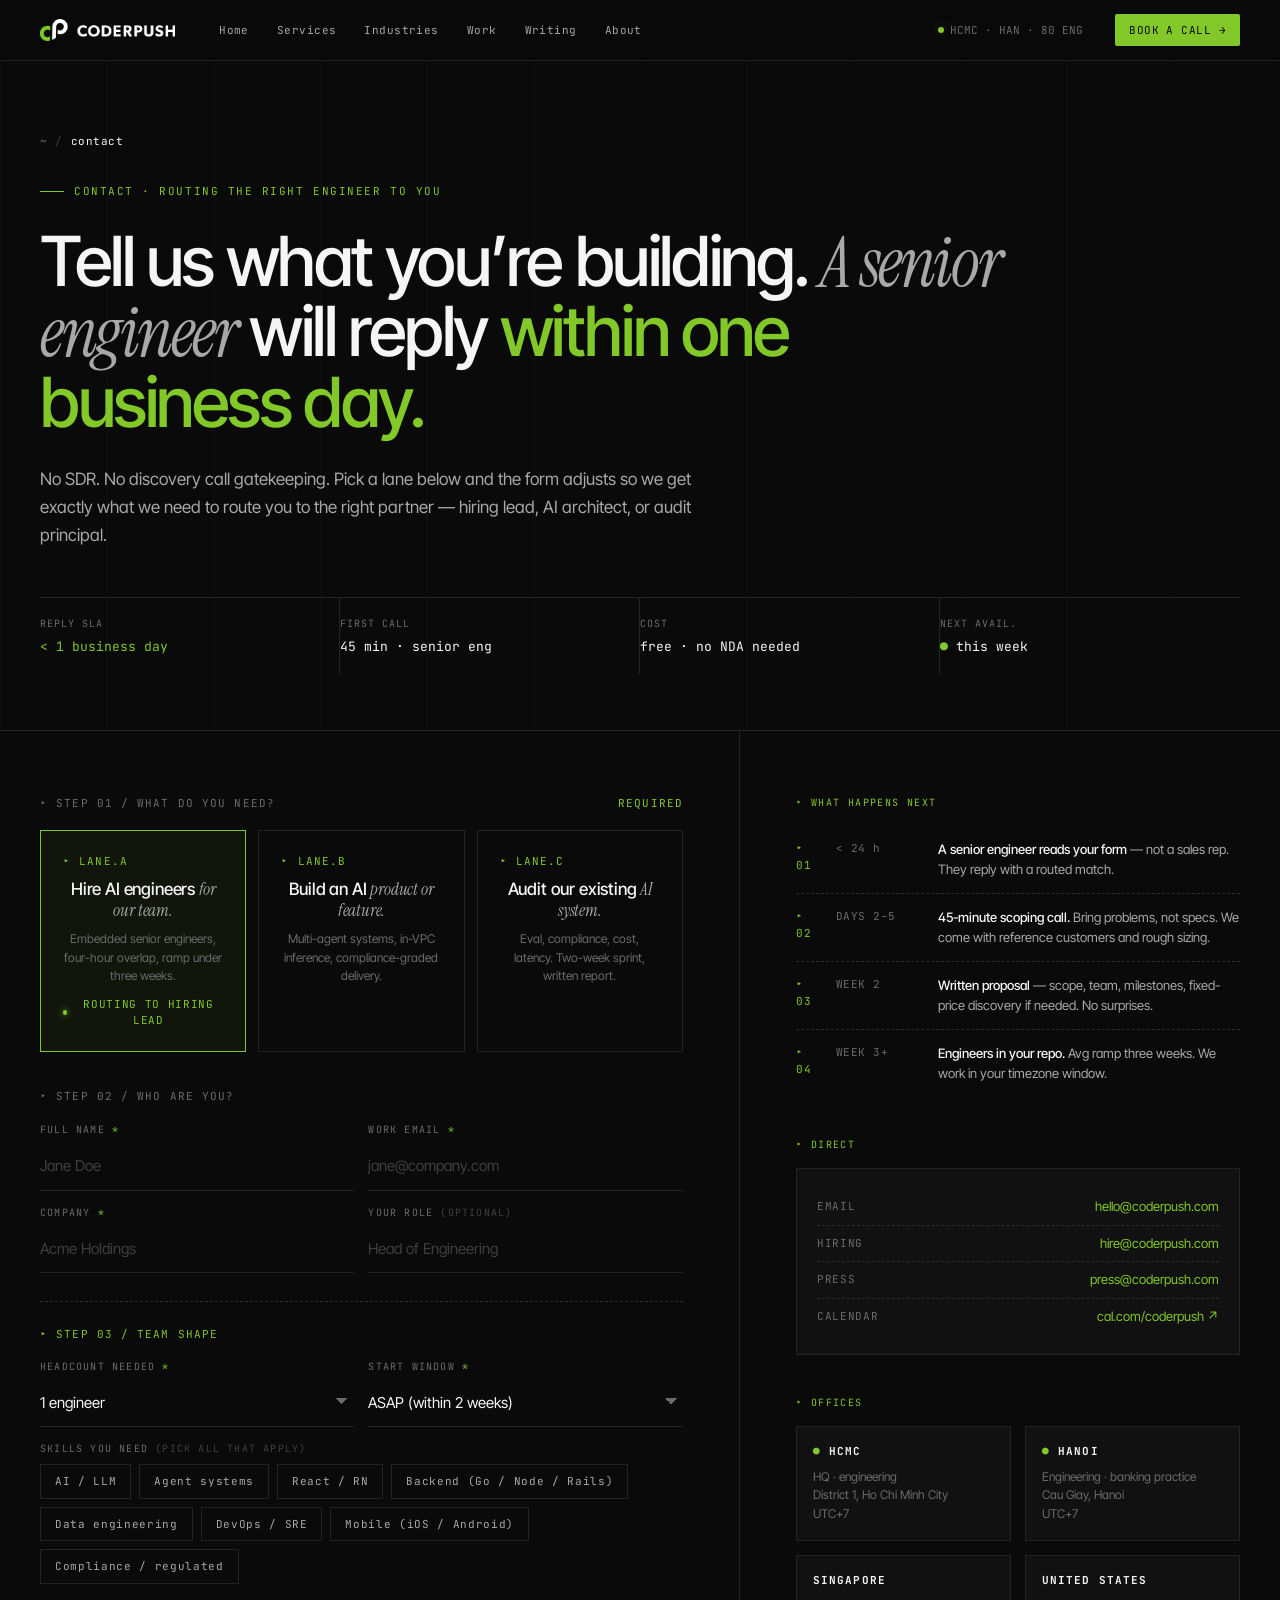
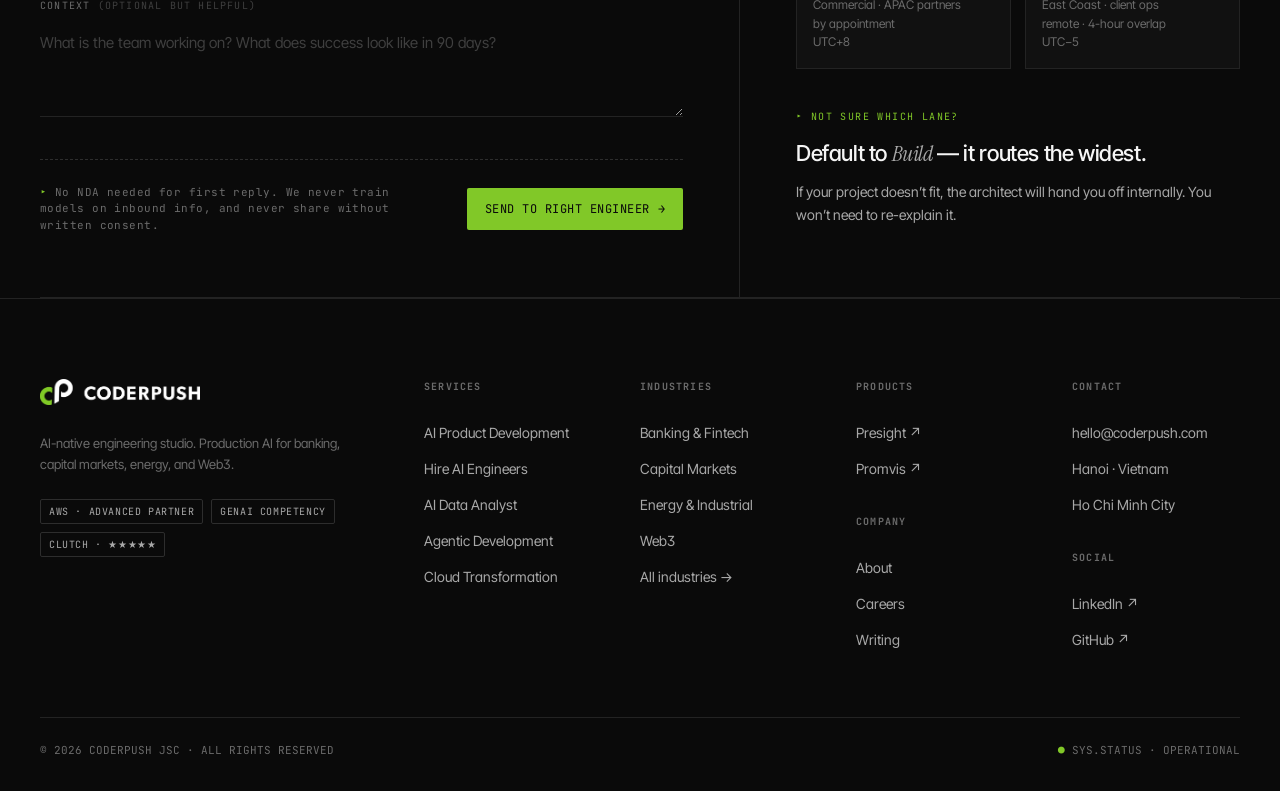
<file: contact.html>
<!DOCTYPE html>
<html lang="en">
<head>
<meta charset="UTF-8" />
<meta name="viewport" content="width=device-width, initial-scale=1.0" />
<title>CoderPush — Start a conversation</title>
<link rel="preconnect" href="https://fonts.googleapis.com" />
<link rel="preconnect" href="https://fonts.gstatic.com" crossorigin />
<link href="https://fonts.googleapis.com/css2?family=Inter+Tight:wght@300;400;500;600;700&family=JetBrains+Mono:wght@400;500;600&family=Instrument+Serif:ital@0;1&display=swap" rel="stylesheet" />
<link rel="stylesheet" href="shared.css" />
<style>
  /* ============ HERO ============ */
  .ct-hero { padding: 72px 0 56px; border-bottom: 1px solid var(--line); position: relative; }
  .ct-hero h1 {
    font-size: clamp(40px, 5.4vw, 80px); line-height: 1.0; letter-spacing: -0.035em;
    font-weight: 500; max-width: 1000px; margin-top: 28px;
  }
  .ct-hero h1 em { font-family: 'Instrument Serif', serif; font-style: italic; color: var(--text-2); font-weight: 400; }
  .ct-hero h1 .green { color: var(--green); }
  .ct-hero .lede { margin-top: 28px; max-width: 660px; font-size: 17px; color: var(--text-2); line-height: 1.65; }
  .ct-meta { display: grid; grid-template-columns: repeat(4, 1fr); border-top: 1px solid var(--line); margin-top: 48px; }
  @media (max-width: 720px) { .ct-meta { grid-template-columns: 1fr 1fr; } }
  .ct-meta .cell { padding: 18px 18px 18px 0; border-right: 1px solid var(--line); }
  .ct-meta .cell:last-child { border-right: none; }
  .ct-meta .k { font-family: 'JetBrains Mono', monospace; font-size: 10px; color: var(--text-3); letter-spacing: 0.1em; text-transform: uppercase; margin-bottom: 6px; }
  .ct-meta .v { font-family: 'JetBrains Mono', monospace; font-size: 13px; color: var(--text); }
  .ct-meta .v .green { color: var(--green); }

  /* ============ MAIN GRID ============ */
  .ct-grid {
    display: grid; grid-template-columns: 1.4fr 1fr;
    gap: 0; border-bottom: 1px solid var(--line);
  }
  @media (max-width: 960px) { .ct-grid { grid-template-columns: 1fr; } }
  .ct-form-col { padding: 64px 56px 64px 0; border-right: 1px solid var(--line); }
  .ct-side-col { padding: 64px 0 64px 56px; }
  @media (max-width: 960px) {
    .ct-form-col { padding: 48px 0; border-right: none; border-bottom: 1px solid var(--line); }
    .ct-side-col { padding: 48px 0; }
  }

  /* ============ LANE PICKER ============ */
  .lane-head { display: flex; justify-content: space-between; align-items: baseline; margin-bottom: 18px; }
  .lane-head .label { font-family: 'JetBrains Mono', monospace; font-size: 11px; color: var(--text-3); letter-spacing: 0.1em; }
  .lane-head .req { font-family: 'JetBrains Mono', monospace; font-size: 11px; color: var(--green); letter-spacing: 0.1em; }
  .lanes { display: grid; grid-template-columns: 1fr 1fr 1fr; gap: 12px; margin-bottom: 36px; }
  @media (max-width: 720px) { .lanes { grid-template-columns: 1fr; } }
  .lane {
    border: 1px solid var(--line); padding: 22px;
    cursor: pointer; transition: background 0.15s, border-color 0.15s;
    display: flex; flex-direction: column; gap: 10px; min-height: 168px;
  }
  .lane:hover { border-color: var(--green); background: rgba(129,200,40,0.02); }
  .lane.active { border-color: var(--green); background: rgba(129,200,40,0.06); }
  .lane .ix { font-family: 'JetBrains Mono', monospace; font-size: 11px; color: var(--green); letter-spacing: 0.1em; }
  .lane h4 { font-size: 17px; font-weight: 500; letter-spacing: -0.01em; line-height: 1.2; }
  .lane h4 em { font-family: 'Instrument Serif', serif; font-style: italic; color: var(--text-2); font-weight: 400; }
  .lane p { font-size: 12px; color: var(--text-3); line-height: 1.55; margin-top: auto; }
  .lane .next {
    font-family: 'JetBrains Mono', monospace; font-size: 11px;
    color: var(--green); letter-spacing: 0.06em;
    display: flex; align-items: center; gap: 6px;
    opacity: 0; transition: opacity 0.15s;
  }
  .lane.active .next { opacity: 1; }
  .lane .next .dot { width: 5px; height: 5px; background: var(--green); border-radius: 50%; box-shadow: 0 0 6px var(--green); }

  /* ============ FORM ============ */
  form .row { display: grid; gap: 14px; margin-bottom: 14px; }
  form .row.two { grid-template-columns: 1fr 1fr; }
  @media (max-width: 600px) { form .row.two { grid-template-columns: 1fr; } }
  form label {
    display: block; font-family: 'JetBrains Mono', monospace; font-size: 10px;
    letter-spacing: 0.12em; color: var(--text-3); margin-bottom: 8px;
    text-transform: uppercase;
  }
  form label .opt { color: var(--text-4); }
  form label .req { color: var(--green); }
  form input[type="text"],
  form input[type="email"],
  form input[type="url"],
  form select,
  form textarea {
    width: 100%; background: transparent;
    border: none; border-bottom: 1px solid var(--line);
    padding: 10px 0 12px; font: inherit; font-size: 15px; color: var(--text);
    transition: border-color 0.15s;
    font-family: 'Inter Tight', sans-serif;
  }
  form input:focus, form select:focus, form textarea:focus {
    outline: none; border-bottom-color: var(--green);
  }
  form input::placeholder, form textarea::placeholder { color: var(--text-4); }
  form select { appearance: none; background-image: linear-gradient(45deg, transparent 50%, var(--text-3) 50%), linear-gradient(135deg, var(--text-3) 50%, transparent 50%); background-position: calc(100% - 12px) 16px, calc(100% - 6px) 16px; background-size: 6px 6px; background-repeat: no-repeat; padding-right: 24px; }
  form textarea { resize: vertical; min-height: 96px; line-height: 1.55; }

  /* chip group */
  .chips { display: flex; flex-wrap: wrap; gap: 8px; }
  .chip {
    border: 1px solid var(--line); padding: 8px 14px;
    font-family: 'JetBrains Mono', monospace; font-size: 11px;
    color: var(--text-2); letter-spacing: 0.06em;
    cursor: pointer; transition: all 0.12s; user-select: none;
  }
  .chip:hover { border-color: var(--text-3); color: var(--text); }
  .chip.on { border-color: var(--green); color: var(--green); background: rgba(129,200,40,0.06); }
  .chip.on::before { content: "▸ "; }

  .form-foot {
    display: flex; justify-content: space-between; align-items: center;
    margin-top: 36px; padding-top: 24px; border-top: 1px dashed var(--line-2);
    gap: 16px; flex-wrap: wrap;
  }
  .form-foot .privacy { font-family: 'JetBrains Mono', monospace; font-size: 11px; color: var(--text-3); letter-spacing: 0.04em; line-height: 1.5; max-width: 360px; }
  .form-foot .privacy .green { color: var(--green); }

  /* dynamic field block */
  .lane-fields { display: none; }
  .lane-fields.shown { display: block; }
  .field-block-head {
    font-family: 'JetBrains Mono', monospace; font-size: 11px;
    color: var(--green); letter-spacing: 0.1em; margin: 28px 0 16px;
    padding-top: 24px; border-top: 1px dashed var(--line-2);
  }

  /* ============ RIGHT COLUMN ============ */
  .side-block { margin-bottom: 40px; }
  .side-block:last-child { margin-bottom: 0; }
  .side-block .label {
    font-family: 'JetBrains Mono', monospace; font-size: 10px;
    color: var(--green); letter-spacing: 0.14em; margin-bottom: 16px;
  }
  .side-block h3 {
    font-size: 22px; font-weight: 500; letter-spacing: -0.018em;
    line-height: 1.2; margin-bottom: 14px;
  }
  .side-block h3 em { font-family: 'Instrument Serif', serif; font-style: italic; color: var(--text-2); font-weight: 400; }
  .side-block p { color: var(--text-2); font-size: 14px; line-height: 1.6; }
  .side-block p b { color: var(--text); font-weight: 500; }

  /* timeline */
  .next-steps { list-style: none; padding: 0; }
  .next-steps li {
    display: grid; grid-template-columns: 28px 90px 1fr;
    padding: 14px 0; border-top: 1px dashed var(--line-2);
    gap: 12px; font-size: 13px; color: var(--text-2); line-height: 1.5;
  }
  .next-steps li:first-child { border-top: none; }
  .next-steps li b { color: var(--text); font-weight: 500; }
  .next-steps .ix { font-family: 'JetBrains Mono', monospace; font-size: 11px; color: var(--green); letter-spacing: 0.06em; }
  .next-steps .when { font-family: 'JetBrains Mono', monospace; font-size: 11px; color: var(--text-3); letter-spacing: 0.04em; }

  /* offices */
  .offices { display: grid; grid-template-columns: 1fr 1fr; gap: 14px; }
  .office {
    border: 1px solid var(--line); padding: 16px;
    background: var(--bg-1);
  }
  .office h5 {
    font-family: 'JetBrains Mono', monospace; font-size: 11px;
    color: var(--text); letter-spacing: 0.1em; margin-bottom: 8px;
  }
  .office h5 .green { color: var(--green); }
  .office p { font-size: 12px; color: var(--text-3); line-height: 1.55; }

  /* direct */
  .direct { border: 1px solid var(--line); background: var(--bg-1); padding: 20px; }
  .direct .row {
    display: flex; justify-content: space-between; padding: 8px 0;
    border-top: 1px dashed var(--line-2); font-size: 13px;
  }
  .direct .row:first-of-type { border-top: none; }
  .direct .row .k { font-family: 'JetBrains Mono', monospace; font-size: 11px; color: var(--text-3); letter-spacing: 0.06em; padding-top: 1px; }
  .direct .row .v { color: var(--text); }
  .direct .row .v a { color: var(--green); }

  /* ============ POST-SUBMIT ============ */
  .submitted { display: none; padding: 80px 0; border-bottom: 1px solid var(--line); }
  .submitted.shown { display: block; }
  .submitted .ack-head {
    font-family: 'JetBrains Mono', monospace; font-size: 11px;
    color: var(--green); letter-spacing: 0.14em;
    display: flex; align-items: center; gap: 12px;
  }
  .submitted .ack-head .pulse {
    width: 8px; height: 8px; background: var(--green); border-radius: 50%;
    box-shadow: 0 0 0 0 rgba(129,200,40,0.6);
    animation: pulse 1.6s infinite;
  }
  @keyframes pulse {
    0% { box-shadow: 0 0 0 0 rgba(129,200,40,0.6); }
    70% { box-shadow: 0 0 0 14px rgba(129,200,40,0); }
    100% { box-shadow: 0 0 0 0 rgba(129,200,40,0); }
  }
  .submitted h2 {
    font-size: clamp(36px, 4.8vw, 64px); line-height: 1.05; letter-spacing: -0.03em;
    font-weight: 500; max-width: 900px; margin-top: 24px;
  }
  .submitted h2 em { font-family: 'Instrument Serif', serif; font-style: italic; color: var(--text-2); font-weight: 400; }
  .submitted h2 .green { color: var(--green); }
  .submitted .receipt {
    margin-top: 40px; border: 1px solid var(--line); background: var(--bg-1);
    padding: 24px; font-family: 'JetBrains Mono', monospace; font-size: 12px;
    color: var(--text-2); max-width: 720px; line-height: 1.7;
  }
  .submitted .receipt .row { display: grid; grid-template-columns: 140px 1fr; padding: 6px 0; border-top: 1px dashed var(--line-2); gap: 12px; }
  .submitted .receipt .row:first-child { border-top: none; }
  .submitted .receipt .k { color: var(--text-3); letter-spacing: 0.06em; }
  .submitted .receipt .v { color: var(--text); }
  .submitted .receipt .v .green { color: var(--green); }
  .submitted .actions { margin-top: 32px; display: flex; gap: 14px; flex-wrap: wrap; }
</style>
</head>
<body data-screen-label="06 Contact">
<div id="cp-nav"></div>

<!-- ============ HERO ============ -->
<header class="ct-hero grid-bg">
  <div class="wrap">
    <div class="crumb">
      <a href="index.html">~</a><span class="sep">/</span>
      <span class="here">contact</span>
    </div>
    <div class="eyebrow">CONTACT · ROUTING THE RIGHT ENGINEER TO YOU</div>
    <h1>Tell us what you&rsquo;re building. <em>A senior engineer</em> will reply <span class="green">within one business day.</span></h1>
    <p class="lede">
      No SDR. No discovery call gatekeeping. Pick a lane below and the form adjusts so we get exactly what we
      need to route you to the right partner &mdash; hiring lead, AI architect, or audit principal.
    </p>
    <div class="ct-meta">
      <div class="cell"><div class="k">REPLY SLA</div><div class="v"><span class="green">&lt; 1 business day</span></div></div>
      <div class="cell"><div class="k">FIRST CALL</div><div class="v">45 min · senior eng</div></div>
      <div class="cell"><div class="k">COST</div><div class="v">free · no NDA needed</div></div>
      <div class="cell"><div class="k">NEXT AVAIL.</div><div class="v"><span class="green">●</span> this week</div></div>
    </div>
  </div>
</header>

<!-- ============ FORM + SIDE ============ -->
<div class="wrap" id="contact-main">
  <div class="ct-grid">
    <!-- FORM -->
    <div class="ct-form-col">
      <div class="lane-head">
        <span class="label">▸ STEP 01 / WHAT DO YOU NEED?</span>
        <span class="req">REQUIRED</span>
      </div>

      <div class="lanes" id="lanes">
        <button type="button" class="lane active" data-lane="hire">
          <div class="ix">▸ LANE.A</div>
          <h4>Hire AI engineers <em>for our team.</em></h4>
          <p>Embedded senior engineers, four-hour overlap, ramp under three weeks.</p>
          <span class="next"><span class="dot"></span>ROUTING TO HIRING LEAD</span>
        </button>
        <button type="button" class="lane" data-lane="build">
          <div class="ix">▸ LANE.B</div>
          <h4>Build an AI <em>product or feature.</em></h4>
          <p>Multi-agent systems, in-VPC inference, compliance-graded delivery.</p>
          <span class="next"><span class="dot"></span>ROUTING TO AI ARCHITECT</span>
        </button>
        <button type="button" class="lane" data-lane="audit">
          <div class="ix">▸ LANE.C</div>
          <h4>Audit our existing <em>AI system.</em></h4>
          <p>Eval, compliance, cost, latency. Two-week sprint, written report.</p>
          <span class="next"><span class="dot"></span>ROUTING TO AUDIT PRINCIPAL</span>
        </button>
      </div>

      <form id="ct-form" novalidate>
        <input type="hidden" name="lane" id="f-lane" value="hire" />

        <div class="lane-head">
          <span class="label">▸ STEP 02 / WHO ARE YOU?</span>
        </div>

        <div class="row two">
          <div>
            <label for="f-name">Full name <span class="req">*</span></label>
            <input id="f-name" name="name" type="text" placeholder="Jane Doe" required />
          </div>
          <div>
            <label for="f-email">Work email <span class="req">*</span></label>
            <input id="f-email" name="email" type="email" placeholder="jane@company.com" required />
          </div>
        </div>
        <div class="row two">
          <div>
            <label for="f-company">Company <span class="req">*</span></label>
            <input id="f-company" name="company" type="text" placeholder="Acme Holdings" required />
          </div>
          <div>
            <label for="f-role">Your role <span class="opt">(optional)</span></label>
            <input id="f-role" name="role" type="text" placeholder="Head of Engineering" />
          </div>
        </div>

        <!-- ===== HIRE LANE ===== -->
        <div class="lane-fields shown" data-lane-fields="hire">
          <div class="field-block-head">▸ STEP 03 / TEAM SHAPE</div>
          <div class="row two">
            <div>
              <label>Headcount needed <span class="req">*</span></label>
              <select name="headcount">
                <option>1 engineer</option>
                <option>2&ndash;3 engineers (small pod)</option>
                <option>4&ndash;6 engineers (full pod)</option>
                <option>7+ (multi-pod)</option>
              </select>
            </div>
            <div>
              <label>Start window <span class="req">*</span></label>
              <select name="when">
                <option>ASAP (within 2 weeks)</option>
                <option>This quarter</option>
                <option>Next quarter</option>
                <option>Exploring · no date yet</option>
              </select>
            </div>
          </div>
          <div class="row">
            <div>
              <label>Skills you need <span class="opt">(pick all that apply)</span></label>
              <div class="chips" data-chip-group="skills">
                <span class="chip">AI / LLM</span>
                <span class="chip">Agent systems</span>
                <span class="chip">React / RN</span>
                <span class="chip">Backend (Go / Node / Rails)</span>
                <span class="chip">Data engineering</span>
                <span class="chip">DevOps / SRE</span>
                <span class="chip">Mobile (iOS / Android)</span>
                <span class="chip">Compliance / regulated</span>
              </div>
            </div>
          </div>
          <div class="row">
            <div>
              <label for="f-context-hire">Context <span class="opt">(optional but helpful)</span></label>
              <textarea id="f-context-hire" name="context" placeholder="What is the team working on? What does success look like in 90 days?"></textarea>
            </div>
          </div>
        </div>

        <!-- ===== BUILD LANE ===== -->
        <div class="lane-fields" data-lane-fields="build">
          <div class="field-block-head">▸ STEP 03 / PROJECT SHAPE</div>
          <div class="row two">
            <div>
              <label>Project type <span class="req">*</span></label>
              <select name="ptype">
                <option>Multi-agent product (greenfield)</option>
                <option>AI overlay on existing product</option>
                <option>Internal AI tool / copilot</option>
                <option>AI data analyst (Presight-style)</option>
                <option>Not sure yet &mdash; need help scoping</option>
              </select>
            </div>
            <div>
              <label>Stage <span class="req">*</span></label>
              <select name="stage">
                <option>Idea / discovery</option>
                <option>Spec written, ready to build</option>
                <option>Existing prototype, scaling up</option>
                <option>Production, needs rebuild / extension</option>
              </select>
            </div>
          </div>
          <div class="row two">
            <div>
              <label>Deployment requirement</label>
              <select name="deploy">
                <option>SaaS is fine</option>
                <option>VPC / on customer cloud</option>
                <option>On-premise / air-gapped</option>
                <option>Not sure</option>
              </select>
            </div>
            <div>
              <label>Budget range <span class="opt">(rough)</span></label>
              <select name="budget">
                <option>Under $50K</option>
                <option>$50K&ndash;$150K</option>
                <option>$150K&ndash;$500K</option>
                <option>$500K+</option>
                <option>Not sure yet</option>
              </select>
            </div>
          </div>
          <div class="row">
            <div>
              <label>Industry <span class="opt">(optional)</span></label>
              <div class="chips" data-chip-group="industry">
                <span class="chip">Banking / capital markets</span>
                <span class="chip">Fintech / payments</span>
                <span class="chip">Healthcare / pharma</span>
                <span class="chip">Energy / utilities</span>
                <span class="chip">Retail / e-commerce</span>
                <span class="chip">Public sector</span>
                <span class="chip">Other</span>
              </div>
            </div>
          </div>
          <div class="row">
            <div>
              <label for="f-context-build">What are you building? <span class="req">*</span></label>
              <textarea id="f-context-build" name="context" placeholder="A few sentences — what is it, who is it for, what makes it hard? Link to a spec or doc if you have one."></textarea>
            </div>
          </div>
        </div>

        <!-- ===== AUDIT LANE ===== -->
        <div class="lane-fields" data-lane-fields="audit">
          <div class="field-block-head">▸ STEP 03 / SYSTEM IN SCOPE</div>
          <div class="row two">
            <div>
              <label>System status <span class="req">*</span></label>
              <select name="status">
                <option>In production today</option>
                <option>In staging / closed beta</option>
                <option>Pre-launch / final review</option>
                <option>Stalled, need a second opinion</option>
              </select>
            </div>
            <div>
              <label>Concern <span class="req">*</span></label>
              <select name="concern">
                <option>Eval / accuracy</option>
                <option>Compliance / regulator readiness</option>
                <option>Cost / token spend</option>
                <option>Latency / scale</option>
                <option>All of the above</option>
              </select>
            </div>
          </div>
          <div class="row">
            <div>
              <label for="f-context-audit">What you&rsquo;d like us to look at <span class="req">*</span></label>
              <textarea id="f-context-audit" name="context" placeholder="What is the system, what is going wrong (or what worries you), and what does success look like at end of the audit?"></textarea>
            </div>
          </div>
        </div>

        <div class="form-foot">
          <div class="privacy">
            <span class="green">▸</span> No NDA needed for first reply. We never train models on inbound info, and never share without written consent.
          </div>
          <button type="submit" class="btn btn-primary">SEND TO RIGHT ENGINEER <span class="arrow">→</span></button>
        </div>
      </form>
    </div>

    <!-- SIDE -->
    <aside class="ct-side-col">
      <div class="side-block">
        <div class="label">▸ WHAT HAPPENS NEXT</div>
        <ul class="next-steps">
          <li><span class="ix">▸ 01</span><span class="when">&lt; 24 h</span><span><b>A senior engineer reads your form</b> &mdash; not a sales rep. They reply with a routed match.</span></li>
          <li><span class="ix">▸ 02</span><span class="when">DAYS 2&ndash;5</span><span><b>45-minute scoping call.</b> Bring problems, not specs. We come with reference customers and rough sizing.</span></li>
          <li><span class="ix">▸ 03</span><span class="when">WEEK 2</span><span><b>Written proposal</b> &mdash; scope, team, milestones, fixed-price discovery if needed. No surprises.</span></li>
          <li><span class="ix">▸ 04</span><span class="when">WEEK 3+</span><span><b>Engineers in your repo.</b> Avg ramp three weeks. We work in your timezone window.</span></li>
        </ul>
      </div>

      <div class="side-block">
        <div class="label">▸ DIRECT</div>
        <div class="direct">
          <div class="row">
            <span class="k">EMAIL</span>
            <span class="v"><a href="mailto:hello@coderpush.com">hello@coderpush.com</a></span>
          </div>
          <div class="row">
            <span class="k">HIRING</span>
            <span class="v"><a href="mailto:hire@coderpush.com">hire@coderpush.com</a></span>
          </div>
          <div class="row">
            <span class="k">PRESS</span>
            <span class="v"><a href="mailto:press@coderpush.com">press@coderpush.com</a></span>
          </div>
          <div class="row">
            <span class="k">CALENDAR</span>
            <span class="v"><a href="#">cal.com/coderpush ↗</a></span>
          </div>
        </div>
      </div>

      <div class="side-block">
        <div class="label">▸ OFFICES</div>
        <div class="offices">
          <div class="office">
            <h5><span class="green">●</span> HCMC</h5>
            <p>HQ &middot; engineering<br/>District 1, Ho Chi Minh City<br/>UTC+7</p>
          </div>
          <div class="office">
            <h5><span class="green">●</span> HANOI</h5>
            <p>Engineering &middot; banking practice<br/>Cau Giay, Hanoi<br/>UTC+7</p>
          </div>
          <div class="office">
            <h5>SINGAPORE</h5>
            <p>Commercial &middot; APAC partners<br/>by appointment<br/>UTC+8</p>
          </div>
          <div class="office">
            <h5>UNITED STATES</h5>
            <p>East Coast &middot; client ops<br/>remote &middot; 4-hour overlap<br/>UTC&minus;5</p>
          </div>
        </div>
      </div>

      <div class="side-block">
        <div class="label">▸ NOT SURE WHICH LANE?</div>
        <h3>Default to <em>Build</em> &mdash; it routes the widest.</h3>
        <p>If your project doesn&rsquo;t fit, the architect will hand you off internally. You won&rsquo;t need to re-explain it.</p>
      </div>
    </aside>
  </div>
</div>

<!-- ============ POST-SUBMIT ACK ============ -->
<section class="submitted" id="ack">
  <div class="wrap">
    <div class="ack-head"><span class="pulse"></span>▸ MESSAGE RECEIVED · ROUTED · TIMER STARTED</div>
    <h2>Got it, <em><span id="ack-name">friend</span></em>. <span id="ack-routed">A senior engineer</span> will reply <span class="green">within one business day.</span></h2>
    <div class="receipt" id="receipt">
      <div class="row"><span class="k">RECEIPT</span><span class="v" id="ack-ticket">CP-XXXX-XXXX</span></div>
      <div class="row"><span class="k">LANE</span><span class="v" id="ack-lane-v"><span class="green">●</span> hire</span></div>
      <div class="row"><span class="k">ROUTED TO</span><span class="v" id="ack-routed-v">hiring lead</span></div>
      <div class="row"><span class="k">SLA</span><span class="v"><span class="green">&lt; 1 business day</span></span></div>
      <div class="row"><span class="k">NEXT</span><span class="v">45-minute scoping call · we&rsquo;ll send 3 windows</span></div>
    </div>
    <div class="actions">
      <a class="btn btn-primary" href="work.html">▸ READ A CASE STUDY <span class="arrow">→</span></a>
      <a class="btn btn-ghost" href="index.html">← BACK TO HOME</a>
    </div>
  </div>
</section>

<div id="cp-foot"></div>
<script src="shared.js"></script>
<script>
  CP.mount("contact.html");

  // ============ LANE PICKER ============
  const lanes = document.querySelectorAll('.lane');
  const fieldBlocks = document.querySelectorAll('[data-lane-fields]');
  const fLane = document.getElementById('f-lane');

  function setLane(key) {
    lanes.forEach(l => l.classList.toggle('active', l.dataset.lane === key));
    fieldBlocks.forEach(b => b.classList.toggle('shown', b.dataset.laneFields === key));
    fLane.value = key;
    // sync URL hash so deep-links work
    history.replaceState(null, '', '#' + key);
  }

  lanes.forEach(l => l.addEventListener('click', () => setLane(l.dataset.lane)));

  // honor hash on load (e.g. /contact.html#build)
  const initial = ['hire','build','audit'].includes(location.hash.slice(1))
    ? location.hash.slice(1) : 'hire';
  setLane(initial);

  // ============ CHIP GROUPS ============
  document.querySelectorAll('[data-chip-group]').forEach(group => {
    group.querySelectorAll('.chip').forEach(chip => {
      chip.addEventListener('click', () => chip.classList.toggle('on'));
    });
  });

  // ============ SUBMIT ============
  const form = document.getElementById('ct-form');
  const main = document.getElementById('contact-main');
  const ack = document.getElementById('ack');

  form.addEventListener('submit', e => {
    e.preventDefault();
    if (!form.checkValidity()) { form.reportValidity(); return; }

    const fd = new FormData(form);
    const lane = fd.get('lane');
    const routedMap = {
      hire:  { who: 'Our hiring lead',     pretty: 'hiring lead' },
      build: { who: 'An AI architect',     pretty: 'AI architect' },
      audit: { who: 'Our audit principal', pretty: 'audit principal' },
    };
    const routed = routedMap[lane];
    const name = (fd.get('name') || '').toString().split(' ')[0] || 'friend';
    const ticket = 'CP-' +
      Math.random().toString(36).slice(2,6).toUpperCase() + '-' +
      Math.random().toString(36).slice(2,6).toUpperCase();

    document.getElementById('ack-name').textContent = name;
    document.getElementById('ack-routed').textContent = routed.who;
    document.getElementById('ack-routed-v').textContent = routed.pretty;
    document.getElementById('ack-lane-v').innerHTML = '<span class="green">●</span> ' + lane;
    document.getElementById('ack-ticket').textContent = ticket;

    main.style.display = 'none';
    ack.classList.add('shown');
    window.scrollTo({ top: 0, behavior: 'smooth' });
  });
</script>
</body>
</html>
</file>
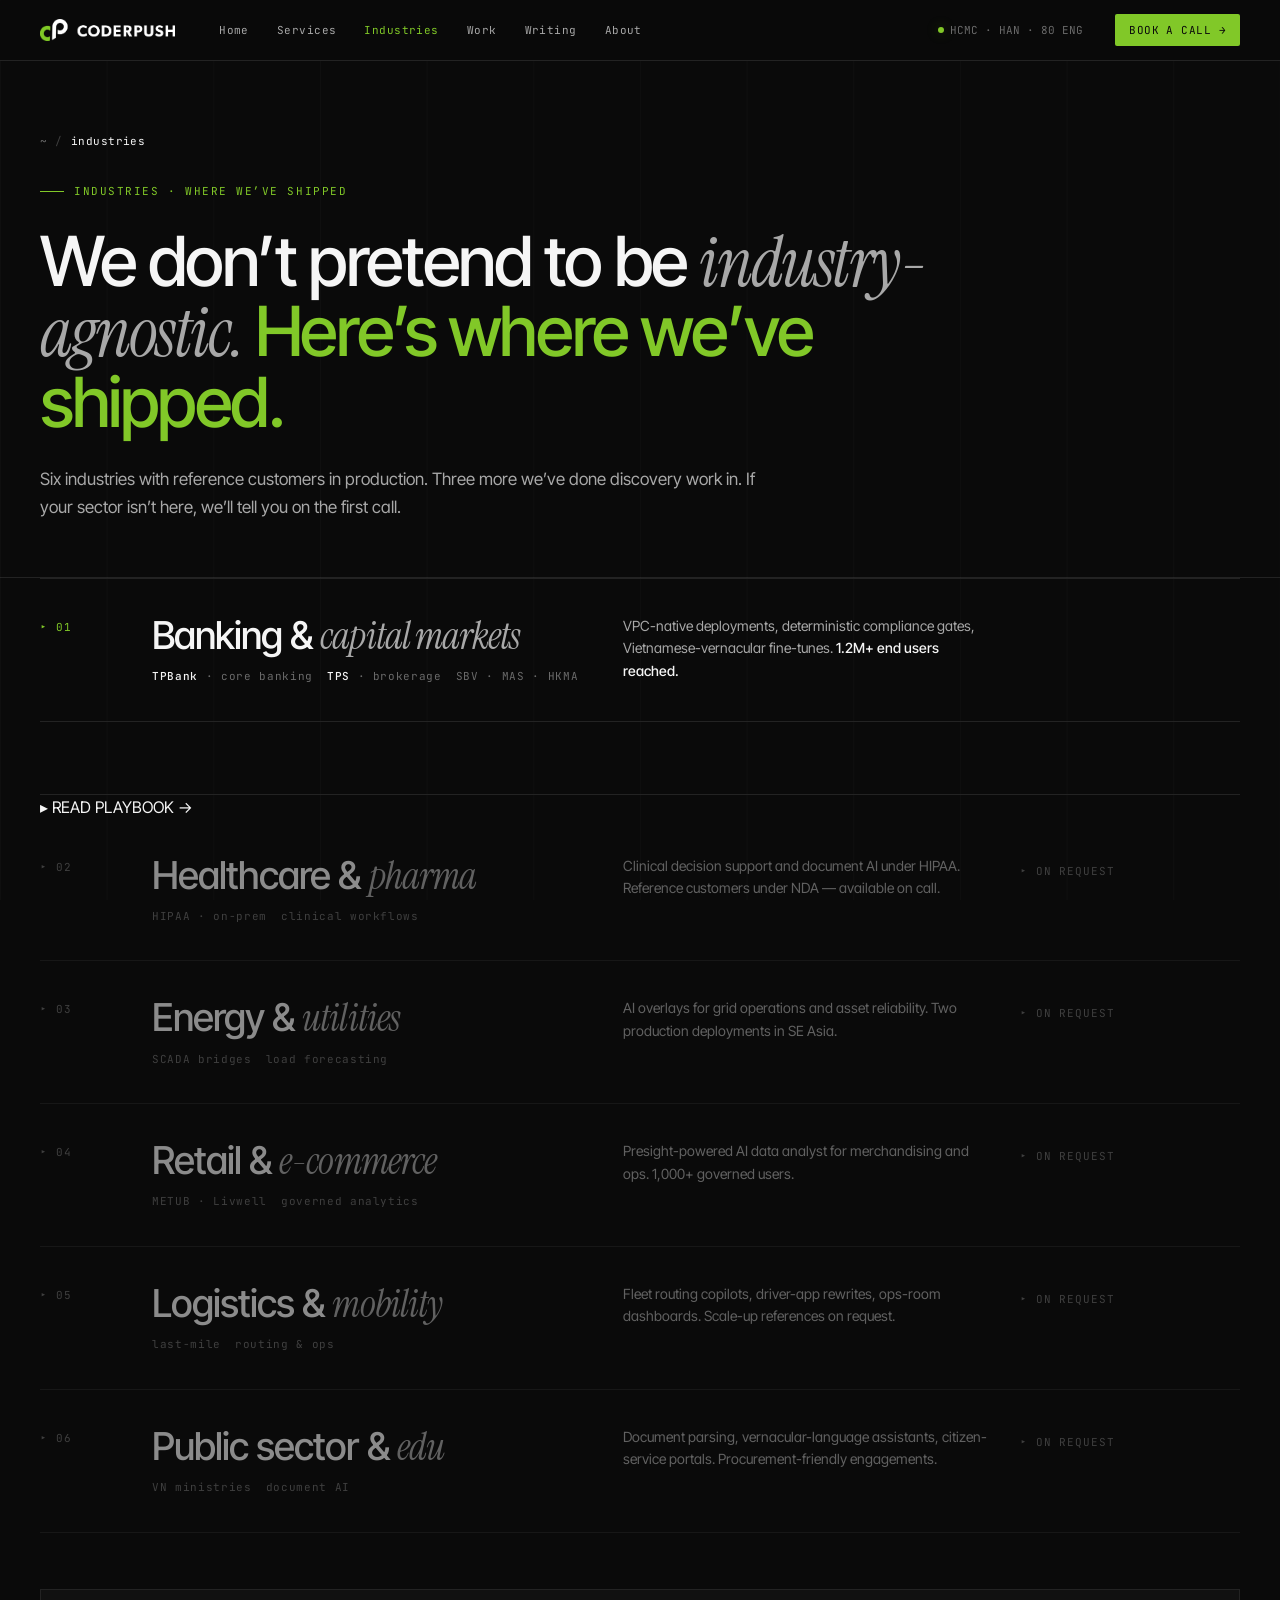
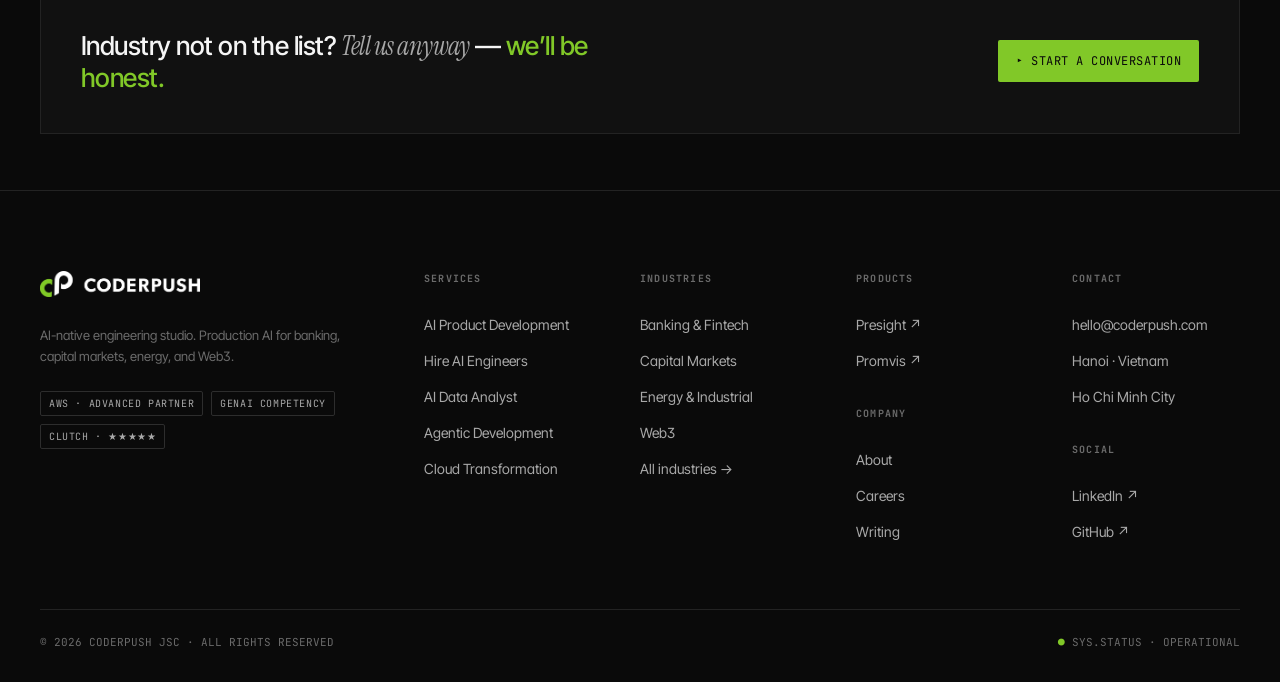
<file: industries.html>
<!DOCTYPE html>
<html lang="en">
<head>
<meta charset="UTF-8" />
<meta name="viewport" content="width=device-width, initial-scale=1.0" />
<title>CoderPush — Industries</title>
<link rel="preconnect" href="https://fonts.googleapis.com" />
<link rel="preconnect" href="https://fonts.gstatic.com" crossorigin />
<link href="https://fonts.googleapis.com/css2?family=Inter+Tight:wght@300;400;500;600;700&family=JetBrains+Mono:wght@400;500;600&family=Instrument+Serif:ital@0;1&display=swap" rel="stylesheet" />
<link rel="stylesheet" href="shared.css" />
<style>
  .ind-hero { padding: 72px 0 56px; border-bottom: 1px solid var(--line); }
  .ind-hero h1 { font-size: clamp(40px, 5.4vw, 80px); line-height: 1.0; letter-spacing: -0.035em; font-weight: 500; max-width: 1000px; margin-top: 28px; }
  .ind-hero h1 em { font-family: 'Instrument Serif', serif; font-style: italic; color: var(--text-2); font-weight: 400; }
  .ind-hero h1 .green { color: var(--green); }
  .ind-hero .lede { margin-top: 28px; max-width: 720px; font-size: 17px; color: var(--text-2); line-height: 1.65; }

  .ind-grid { border-top: 1px solid var(--line); }
  .ind-row {
    display: grid; grid-template-columns: 80px 1.2fr 1fr 220px;
    gap: 32px; padding: 36px 0;
    border-bottom: 1px solid var(--line);
    align-items: start;
    transition: background 0.15s;
  }
  @media (max-width: 900px) { .ind-row { grid-template-columns: 1fr; gap: 12px; padding: 28px 0; } }
  .ind-row.live:hover { background: rgba(129,200,40,0.025); }
  .ind-row .num { font-family: 'JetBrains Mono', monospace; font-size: 11px; color: var(--text-3); letter-spacing: 0.1em; padding-top: 4px; }
  .ind-row.live .num { color: var(--green); }
  .ind-row h2 { font-size: clamp(26px, 3vw, 40px); line-height: 1.05; letter-spacing: -0.025em; font-weight: 500; }
  .ind-row h2 em { font-family: 'Instrument Serif', serif; font-style: italic; color: var(--text-2); font-weight: 400; }
  .ind-row h2 .green { color: var(--green); }
  .ind-row .meta { font-family: 'JetBrains Mono', monospace; font-size: 11px; color: var(--text-3); letter-spacing: 0.06em; margin-top: 12px; display: flex; gap: 14px; flex-wrap: wrap; }
  .ind-row .meta b { color: var(--text); font-weight: 500; }
  .ind-row p { color: var(--text-2); font-size: 14px; line-height: 1.6; }
  .ind-row p b { color: var(--text); font-weight: 500; }
  .ind-row .cta { font-family: 'JetBrains Mono', monospace; font-size: 11px; letter-spacing: 0.08em; padding-top: 8px; }
  .ind-row .cta a { color: var(--green); display: inline-flex; align-items: center; gap: 6px; }
  .ind-row.dim { opacity: 0.55; }
  .ind-row.dim .cta { color: var(--text-3); }
</style>
</head>
<body data-screen-label="07 Industries">
<div id="cp-nav"></div>

<header class="ind-hero grid-bg">
  <div class="wrap">
    <div class="crumb"><a href="index.html">~</a><span class="sep">/</span><span class="here">industries</span></div>
    <div class="eyebrow">INDUSTRIES · WHERE WE&rsquo;VE SHIPPED</div>
    <h1>We don&rsquo;t pretend to be <em>industry-agnostic.</em> <span class="green">Here&rsquo;s where we&rsquo;ve shipped.</span></h1>
    <p class="lede">Six industries with reference customers in production. Three more we&rsquo;ve done discovery work in. If your sector isn&rsquo;t here, we&rsquo;ll tell you on the first call.</p>
  </div>
</header>

<div class="wrap">
  <div class="ind-grid">
    <a class="ind-row live" href="industry-banking.html">
      <div class="num">▸ 01</div>
      <div>
        <h2>Banking &amp; <em>capital markets</em></h2>
        <div class="meta"><span><b>TPBank</b> · core banking</span><span><b>TPS</b> · brokerage</span><span>SBV · MAS · HKMA</span></div>
      </div>
      <p>VPC-native deployments, deterministic compliance gates, Vietnamese-vernacular fine-tunes. <b>1.2M+ end users reached.</b></p>
      <div class="cta"><a href="industry-banking.html">▸ READ PLAYBOOK →</a></div>
    </a>
    <div class="ind-row dim">
      <div class="num">▸ 02</div>
      <div>
        <h2>Healthcare &amp; <em>pharma</em></h2>
        <div class="meta"><span>HIPAA &middot; on-prem</span><span>clinical workflows</span></div>
      </div>
      <p>Clinical decision support and document AI under HIPAA. Reference customers under NDA &mdash; available on call.</p>
      <div class="cta">▸ ON REQUEST</div>
    </div>
    <div class="ind-row dim">
      <div class="num">▸ 03</div>
      <div>
        <h2>Energy &amp; <em>utilities</em></h2>
        <div class="meta"><span>SCADA bridges</span><span>load forecasting</span></div>
      </div>
      <p>AI overlays for grid operations and asset reliability. Two production deployments in SE Asia.</p>
      <div class="cta">▸ ON REQUEST</div>
    </div>
    <div class="ind-row dim">
      <div class="num">▸ 04</div>
      <div>
        <h2>Retail &amp; <em>e-commerce</em></h2>
        <div class="meta"><span>METUB · Livwell</span><span>governed analytics</span></div>
      </div>
      <p>Presight-powered AI data analyst for merchandising and ops. 1,000+ governed users.</p>
      <div class="cta">▸ ON REQUEST</div>
    </div>
    <div class="ind-row dim">
      <div class="num">▸ 05</div>
      <div>
        <h2>Logistics &amp; <em>mobility</em></h2>
        <div class="meta"><span>last-mile</span><span>routing &amp; ops</span></div>
      </div>
      <p>Fleet routing copilots, driver-app rewrites, ops-room dashboards. Scale-up references on request.</p>
      <div class="cta">▸ ON REQUEST</div>
    </div>
    <div class="ind-row dim">
      <div class="num">▸ 06</div>
      <div>
        <h2>Public sector &amp; <em>edu</em></h2>
        <div class="meta"><span>VN ministries</span><span>document AI</span></div>
      </div>
      <p>Document parsing, vernacular-language assistants, citizen-service portals. Procurement-friendly engagements.</p>
      <div class="cta">▸ ON REQUEST</div>
    </div>
  </div>

  <div style="padding: 56px 0;">
    <div style="border: 1px solid var(--line); background: var(--bg-1); padding: 40px; display: grid; grid-template-columns: 1fr auto; gap: 24px; align-items: center;">
      <h3 style="font-size: 26px; font-weight: 500; letter-spacing: -0.02em; line-height: 1.2; max-width: 540px;">Industry not on the list? <em style="font-family: 'Instrument Serif', serif; font-style: italic; color: var(--text-2); font-weight: 400;">Tell us anyway</em> &mdash; <span style="color: var(--green);">we&rsquo;ll be honest.</span></h3>
      <a class="btn btn-primary" href="contact.html#build">▸ START A CONVERSATION</a>
    </div>
  </div>
</div>

<div id="cp-foot"></div>
<script src="shared.js"></script>
<script>CP.mount("industries.html");</script>
</body>
</html>
</file>
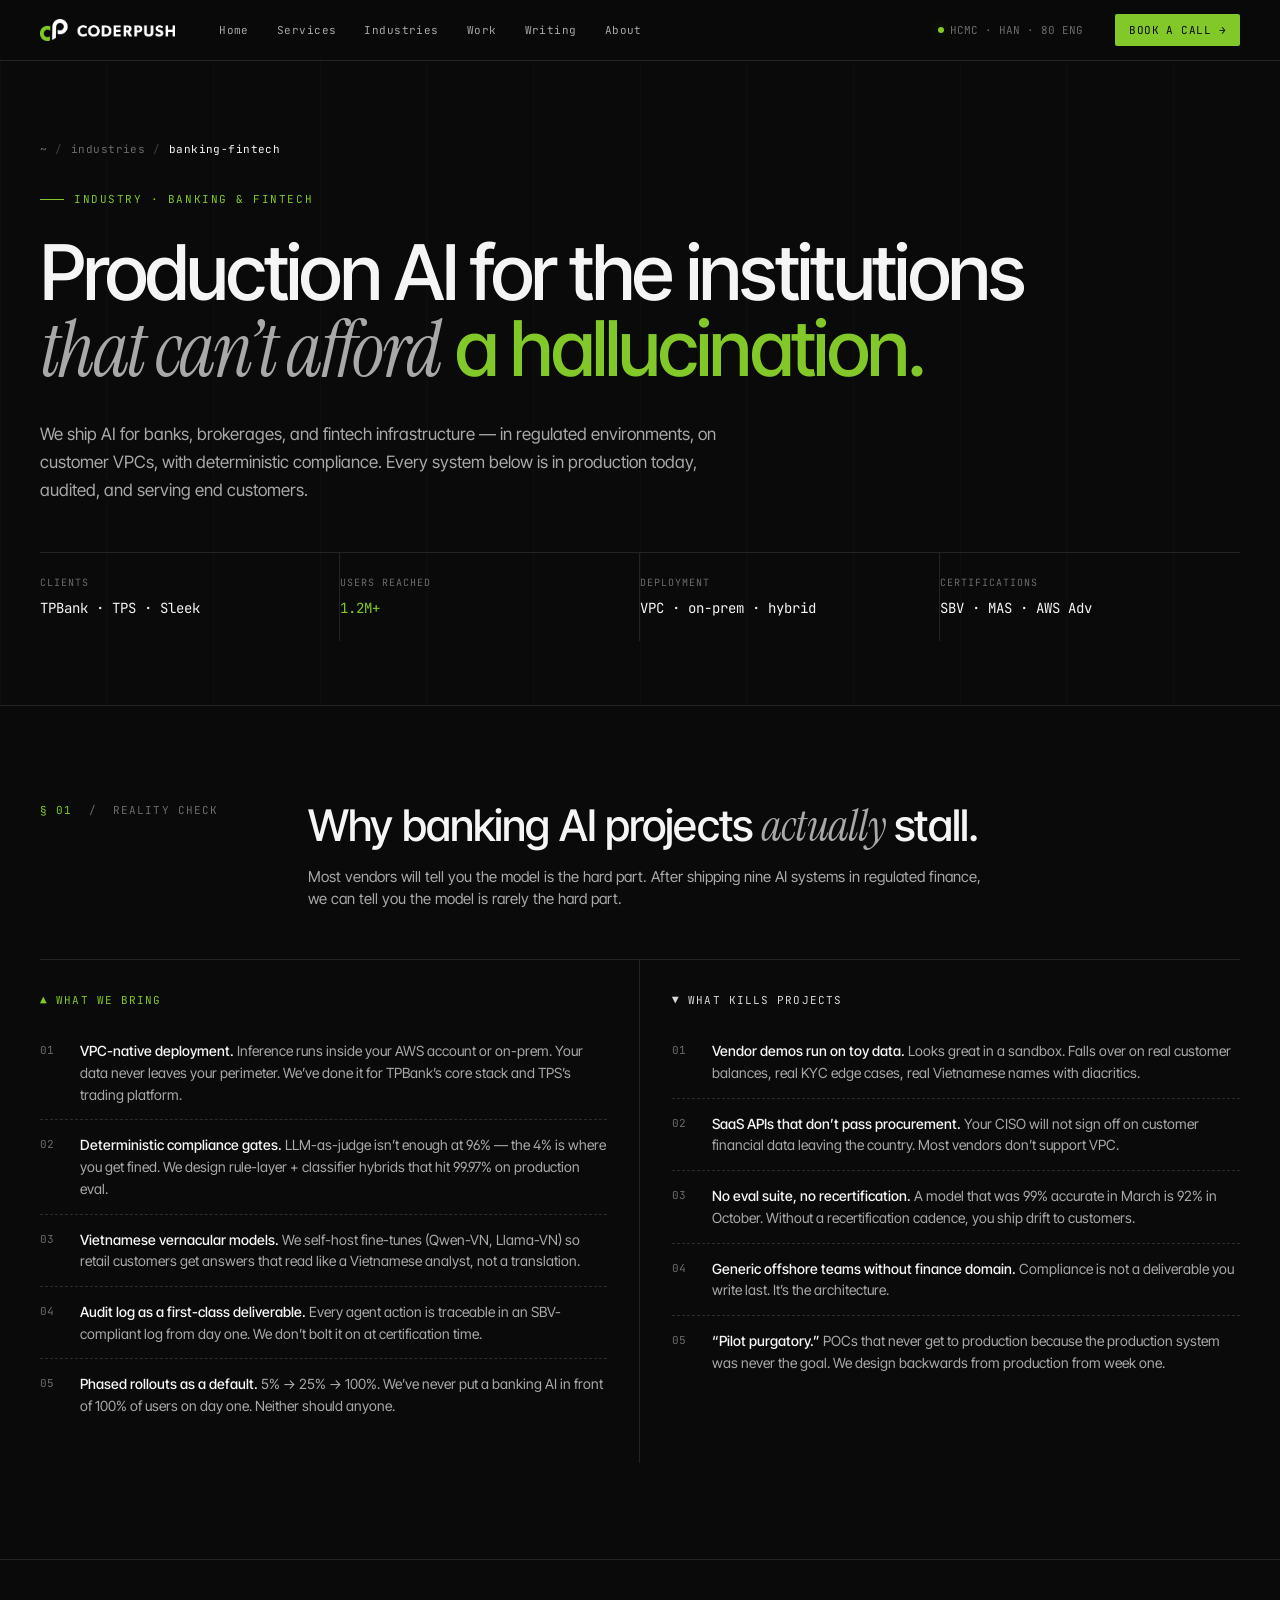
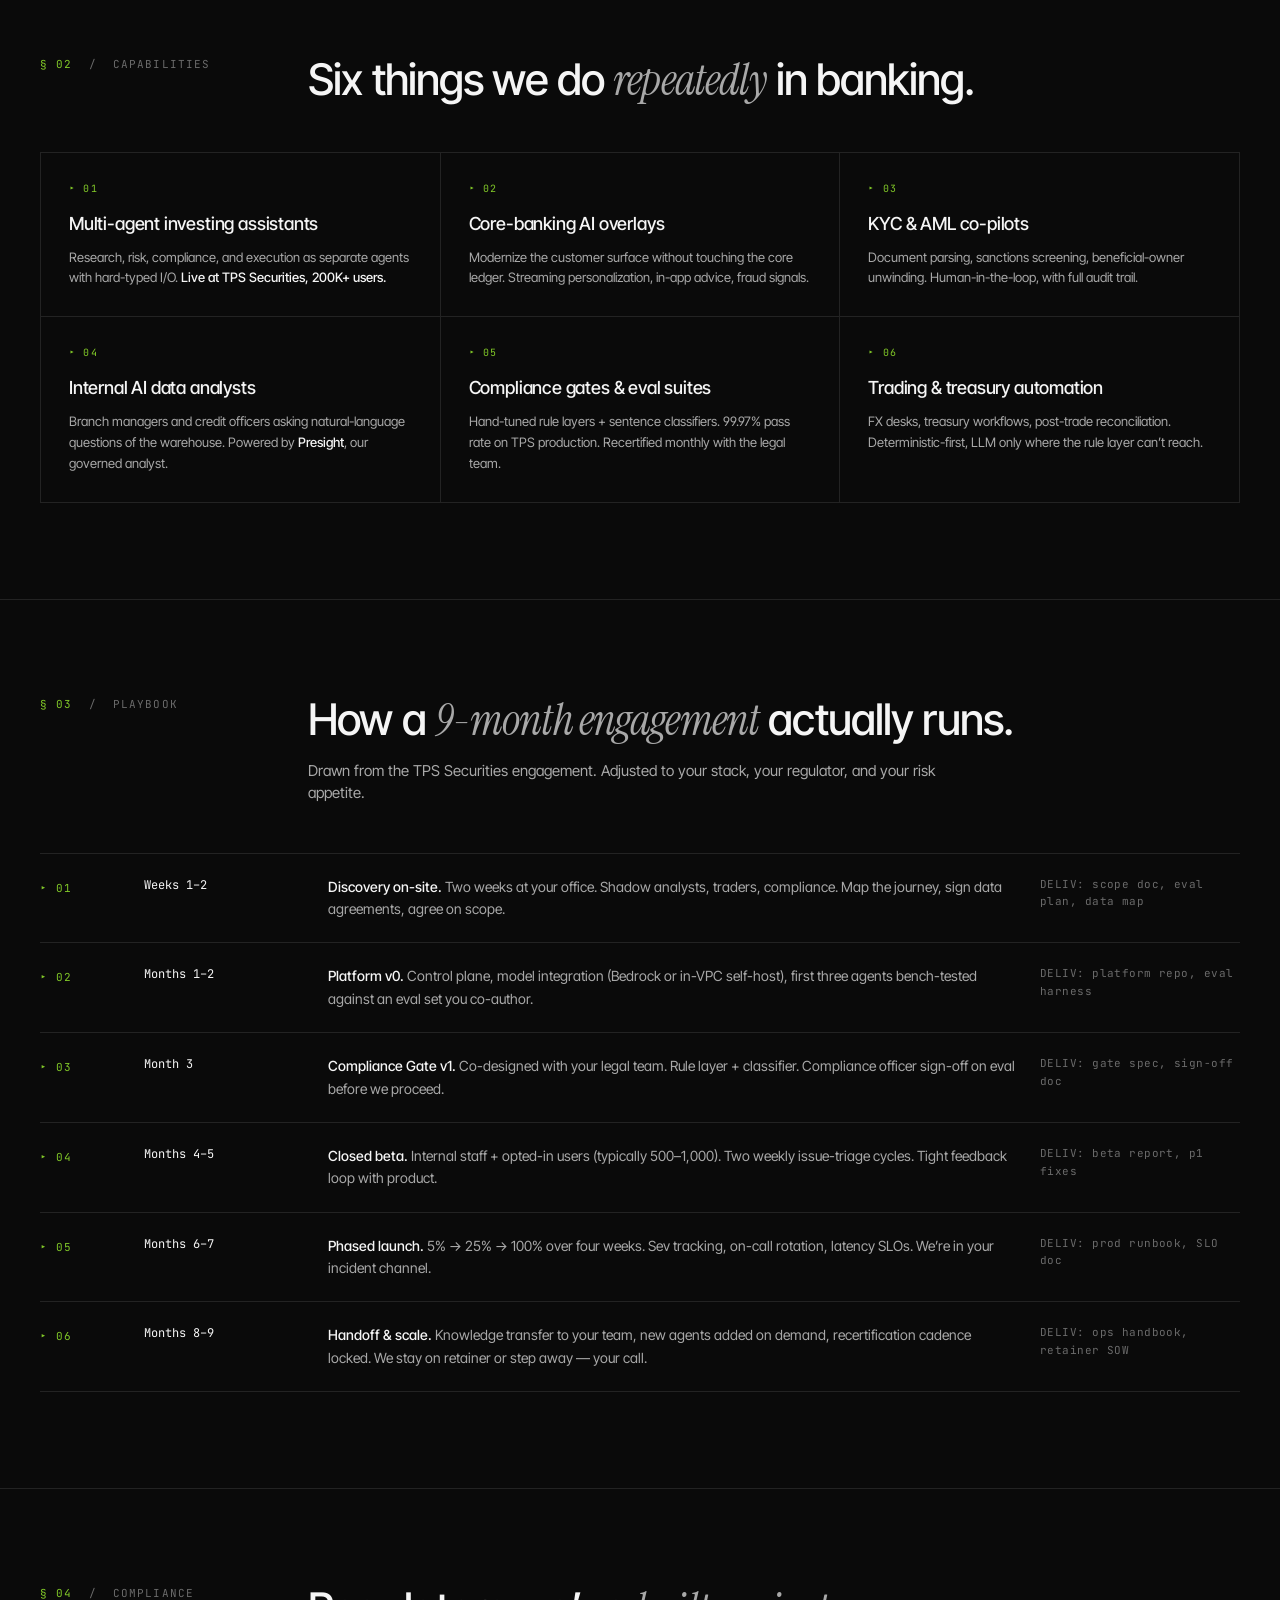
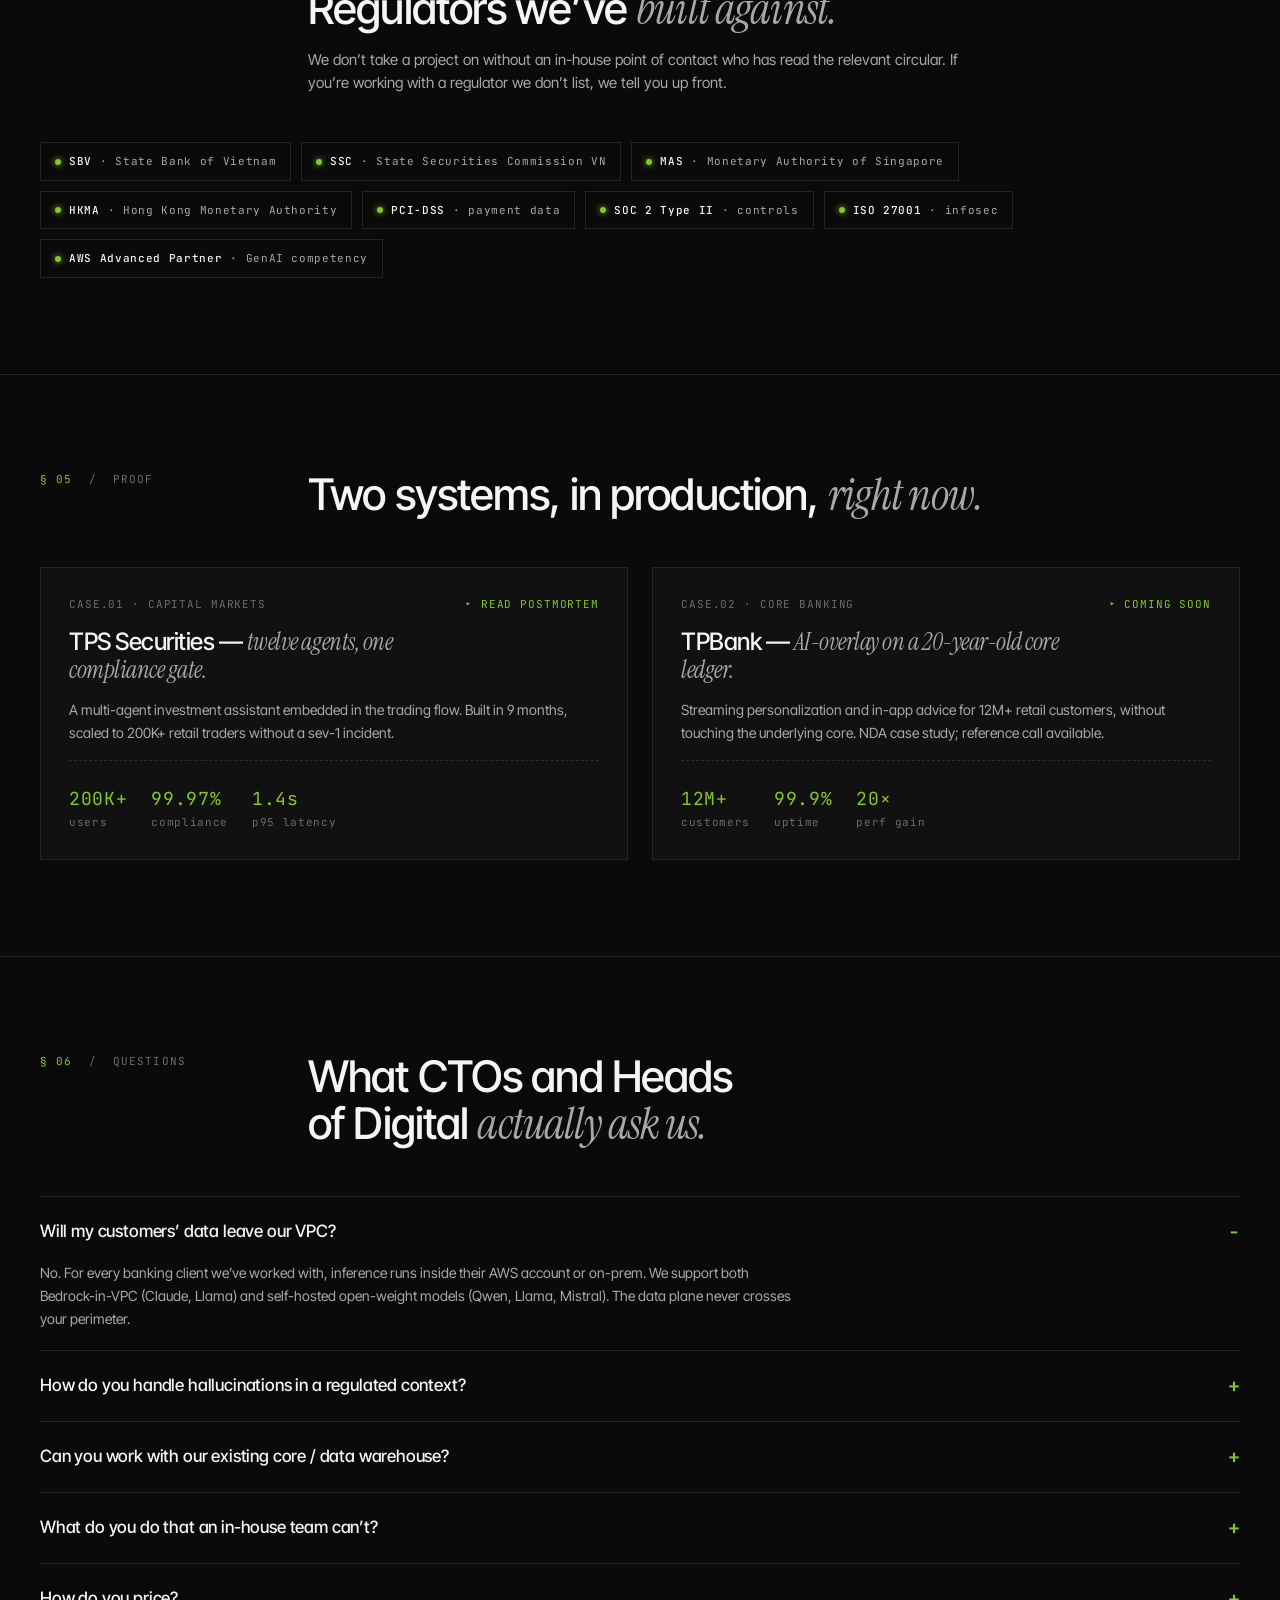
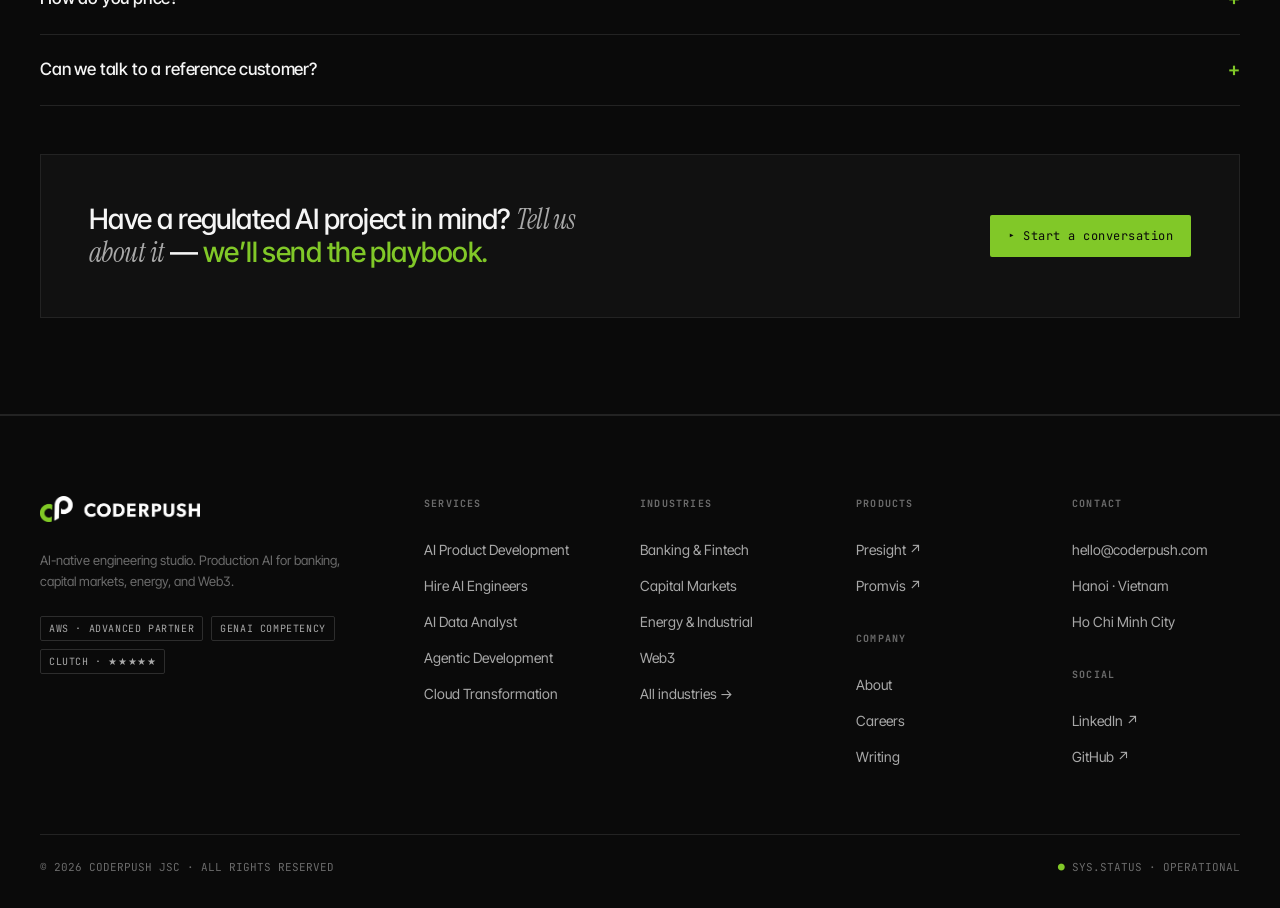
<file: industry-banking.html>
<!DOCTYPE html>
<html lang="en">
<head>
<meta charset="UTF-8" />
<meta name="viewport" content="width=device-width, initial-scale=1.0" />
<title>CoderPush — Banking &amp; Fintech</title>
<link rel="preconnect" href="https://fonts.googleapis.com" />
<link rel="preconnect" href="https://fonts.gstatic.com" crossorigin />
<link href="https://fonts.googleapis.com/css2?family=Inter+Tight:wght@300;400;500;600;700&family=JetBrains+Mono:wght@400;500;600&family=Instrument+Serif:ital@0;1&display=swap" rel="stylesheet" />
<link rel="stylesheet" href="shared.css" />
<style>
  .ind-hero { padding: 80px 0 64px; border-bottom: 1px solid var(--line); position: relative; }
  .ind-hero h1 { font-size: clamp(44px, 6vw, 88px); line-height: 0.98; letter-spacing: -0.035em; font-weight: 500; max-width: 1080px; margin-top: 28px; }
  .ind-hero h1 em { font-family: 'Instrument Serif', serif; font-style: italic; color: var(--text-2); font-weight: 400; }
  .ind-hero h1 .green { color: var(--green); }
  .ind-hero .lede { margin-top: 32px; max-width: 720px; font-size: 17px; color: var(--text-2); line-height: 1.65; }

  .stripe { display: grid; grid-template-columns: repeat(4, 1fr); border-top: 1px solid var(--line); margin-top: 48px; }
  @media (max-width: 720px) { .stripe { grid-template-columns: 1fr 1fr; } }
  .stripe .cell { padding: 22px 22px 22px 0; border-right: 1px solid var(--line); }
  .stripe .cell:last-child { border-right: none; }
  .stripe .k { font-family: 'JetBrains Mono', monospace; font-size: 10px; color: var(--text-3); letter-spacing: 0.1em; text-transform: uppercase; margin-bottom: 8px; }
  .stripe .v { font-family: 'JetBrains Mono', monospace; font-size: 14px; color: var(--text); }
  .stripe .v .green { color: var(--green); }

  section.s { padding: 96px 0; border-bottom: 1px solid var(--line); }
  .head-row { display: grid; grid-template-columns: 220px 1fr; gap: 48px; margin-bottom: 48px; }
  @media (max-width: 720px) { .head-row { grid-template-columns: 1fr; gap: 12px; } }
  .head-num { font-family: 'JetBrains Mono', monospace; font-size: 11px; color: var(--text-3); letter-spacing: 0.1em; }
  .head-num .green { color: var(--green); }
  h2.s-title { font-size: clamp(28px, 3.4vw, 44px); line-height: 1.08; letter-spacing: -0.02em; font-weight: 500; max-width: 760px; text-wrap: balance; }
  h2.s-title em { font-family: 'Instrument Serif', serif; font-style: italic; color: var(--text-2); font-weight: 400; }
  h2.s-title .green { color: var(--green); }

  /* Reality-check */
  .check {
    display: grid; grid-template-columns: 1fr 1fr; border-top: 1px solid var(--line);
  }
  @media (max-width: 720px) { .check { grid-template-columns: 1fr; } }
  .check .col { padding: 32px 32px 32px 0; border-right: 1px solid var(--line); }
  .check .col:last-child { border-right: none; padding-left: 32px; padding-right: 0; }
  @media (max-width: 720px) { .check .col { border-right: none; padding: 24px 0; border-bottom: 1px solid var(--line); } }
  .check .lab { font-family: 'JetBrains Mono', monospace; font-size: 11px; letter-spacing: 0.1em; text-transform: uppercase; margin-bottom: 18px; }
  .check .lab.have { color: var(--green); }
  .check .lab.tax { color: #d8d8d8; }
  .check ul { list-style: none; }
  .check li { padding: 14px 0; border-top: 1px dashed var(--line-2); display: grid; grid-template-columns: 28px 1fr; gap: 12px; color: var(--text-2); font-size: 14px; line-height: 1.55; }
  .check li:first-child { border-top: none; }
  .check li b { color: var(--text); font-weight: 500; }
  .check li .ix { font-family: 'JetBrains Mono', monospace; font-size: 11px; color: var(--text-3); padding-top: 2px; }

  /* Capabilities grid */
  .caps { display: grid; grid-template-columns: repeat(3, 1fr); border-top: 1px solid var(--line); border-left: 1px solid var(--line); }
  @media (max-width: 900px) { .caps { grid-template-columns: 1fr 1fr; } }
  @media (max-width: 600px) { .caps { grid-template-columns: 1fr; } }
  .cap { padding: 28px; border-right: 1px solid var(--line); border-bottom: 1px solid var(--line); }
  .cap .num { font-family: 'JetBrains Mono', monospace; font-size: 10px; color: var(--green); letter-spacing: 0.12em; margin-bottom: 14px; }
  .cap h3 { font-size: 18px; font-weight: 500; letter-spacing: -0.01em; margin-bottom: 10px; }
  .cap p { color: var(--text-2); font-size: 13px; line-height: 1.6; }
  .cap p b { color: var(--text); font-weight: 500; }

  /* Playbook timeline */
  .play { list-style: none; border-top: 1px solid var(--line); }
  .play li { display: grid; grid-template-columns: 80px 160px 1fr 200px; gap: 24px; padding: 22px 0; border-bottom: 1px solid var(--line); }
  @media (max-width: 900px) { .play li { grid-template-columns: 1fr; gap: 6px; } }
  .play .ph { font-family: 'JetBrains Mono', monospace; font-size: 11px; color: var(--green); letter-spacing: 0.1em; padding-top: 4px; }
  .play .when { font-family: 'JetBrains Mono', monospace; font-size: 12px; color: var(--text); }
  .play .what { color: var(--text-2); font-size: 14px; line-height: 1.6; }
  .play .what b { color: var(--text); font-weight: 500; }
  .play .deliv { font-family: 'JetBrains Mono', monospace; font-size: 11px; color: var(--text-3); letter-spacing: 0.04em; line-height: 1.6; }

  /* Compliance pills */
  .comply { display: flex; flex-wrap: wrap; gap: 10px; margin-top: 8px; }
  .comply .pill {
    border: 1px solid var(--line); padding: 10px 14px;
    font-family: 'JetBrains Mono', monospace; font-size: 11px;
    color: var(--text-2); letter-spacing: 0.06em;
    display: inline-flex; align-items: center; gap: 8px;
  }
  .comply .pill .dot { width: 6px; height: 6px; background: var(--green); border-radius: 50%; box-shadow: 0 0 6px var(--green); }
  .comply .pill b { color: var(--text); font-weight: 500; }

  /* Proof / cases */
  .proof { display: grid; grid-template-columns: 1fr 1fr; gap: 24px; }
  @media (max-width: 720px) { .proof { grid-template-columns: 1fr; } }
  .proof a {
    border: 1px solid var(--line); background: var(--bg-1);
    padding: 28px; transition: background 0.2s, border-color 0.2s;
    display: flex; flex-direction: column; gap: 16px;
  }
  .proof a:hover { background: rgba(129,200,40,0.04); border-color: var(--green); }
  .proof .meta { display: flex; justify-content: space-between; font-family: 'JetBrains Mono', monospace; font-size: 11px; color: var(--text-3); letter-spacing: 0.08em; }
  .proof .meta .green { color: var(--green); }
  .proof h4 { font-size: 24px; font-weight: 500; letter-spacing: -0.02em; line-height: 1.15; max-width: 380px; }
  .proof h4 em { font-family: 'Instrument Serif', serif; font-style: italic; color: var(--text-2); font-weight: 400; }
  .proof .stats { display: flex; gap: 24px; margin-top: auto; padding-top: 24px; border-top: 1px dashed var(--line-2); }
  .proof .stats > div { font-family: 'JetBrains Mono', monospace; font-size: 11px; color: var(--text-3); letter-spacing: 0.06em; }
  .proof .stats .n { color: var(--green); font-size: 18px; display: block; margin-bottom: 2px; }

  /* FAQ */
  .faq { border-top: 1px solid var(--line); }
  .faq details { border-bottom: 1px solid var(--line); padding: 20px 0; }
  .faq summary { cursor: pointer; list-style: none; font-size: 17px; font-weight: 500; letter-spacing: -0.01em; display: flex; justify-content: space-between; align-items: center; gap: 16px; }
  .faq summary::-webkit-details-marker { display: none; }
  .faq summary::after { content: "+"; font-family: 'JetBrains Mono', monospace; color: var(--green); font-size: 20px; transition: transform 0.2s; }
  .faq details[open] summary::after { content: "−"; }
  .faq p { color: var(--text-2); font-size: 14px; line-height: 1.65; margin-top: 14px; max-width: 760px; }
  .faq p b { color: var(--text); font-weight: 500; }

  /* CTA strip */
  .cta-strip {
    border: 1px solid var(--line);
    background: var(--bg-1);
    padding: 48px;
    display: grid; grid-template-columns: 1fr auto;
    gap: 32px; align-items: center; margin-top: 48px;
  }
  @media (max-width: 720px) { .cta-strip { grid-template-columns: 1fr; padding: 28px; } }
  .cta-strip h3 { font-size: 28px; font-weight: 500; letter-spacing: -0.02em; line-height: 1.15; max-width: 520px; }
  .cta-strip h3 em { font-family: 'Instrument Serif', serif; font-style: italic; color: var(--text-2); font-weight: 400; }
  .cta-strip h3 .green { color: var(--green); }
</style>
</head>
<body data-screen-label="05 Industry · Banking">
<div id="cp-nav"></div>

<header class="ind-hero grid-bg">
  <div class="wrap">
    <div class="crumb">
      <a href="index.html">~</a><span class="sep">/</span>
      <a href="index.html#industries">industries</a><span class="sep">/</span>
      <span class="here">banking-fintech</span>
    </div>
    <div class="eyebrow">INDUSTRY · BANKING &amp; FINTECH</div>
    <h1>Production AI for the institutions <em>that can&rsquo;t afford</em> <span class="green">a hallucination.</span></h1>
    <p class="lede">
      We ship AI for banks, brokerages, and fintech infrastructure &mdash; in regulated environments, on customer
      VPCs, with deterministic compliance. Every system below is in production today, audited, and serving
      end customers.
    </p>
    <div class="stripe">
      <div class="cell"><div class="k">CLIENTS</div><div class="v">TPBank · TPS · Sleek</div></div>
      <div class="cell"><div class="k">USERS REACHED</div><div class="v"><span class="green">1.2M+</span></div></div>
      <div class="cell"><div class="k">DEPLOYMENT</div><div class="v">VPC · on-prem · hybrid</div></div>
      <div class="cell"><div class="k">CERTIFICATIONS</div><div class="v">SBV · MAS · AWS Adv</div></div>
    </div>
  </div>
</header>

<!-- ========== Reality check ========== -->
<section class="s">
  <div class="wrap">
    <div class="head-row">
      <div class="head-num"><span class="green">§ 01</span> &nbsp;/&nbsp; REALITY CHECK</div>
      <div>
        <h2 class="s-title">Why banking AI projects <em>actually</em> stall.</h2>
        <p style="margin-top: 16px; color: var(--text-2); font-size: 15px; max-width: 680px;">
          Most vendors will tell you the model is the hard part. After shipping nine AI systems in regulated finance, we can tell you the model is rarely the hard part.
        </p>
      </div>
    </div>
    <div class="check">
      <div class="col">
        <div class="lab have">▲ WHAT WE BRING</div>
        <ul>
          <li><span class="ix">01</span><div><b>VPC-native deployment.</b> Inference runs inside your AWS account or on-prem. Your data never leaves your perimeter. We&rsquo;ve done it for TPBank&rsquo;s core stack and TPS&rsquo;s trading platform.</div></li>
          <li><span class="ix">02</span><div><b>Deterministic compliance gates.</b> LLM-as-judge isn&rsquo;t enough at 96% &mdash; the 4% is where you get fined. We design rule-layer + classifier hybrids that hit 99.97% on production eval.</div></li>
          <li><span class="ix">03</span><div><b>Vietnamese vernacular models.</b> We self-host fine-tunes (Qwen-VN, Llama-VN) so retail customers get answers that read like a Vietnamese analyst, not a translation.</div></li>
          <li><span class="ix">04</span><div><b>Audit log as a first-class deliverable.</b> Every agent action is traceable in an SBV-compliant log from day one. We don&rsquo;t bolt it on at certification time.</div></li>
          <li><span class="ix">05</span><div><b>Phased rollouts as a default.</b> 5% → 25% → 100%. We&rsquo;ve never put a banking AI in front of 100% of users on day one. Neither should anyone.</div></li>
        </ul>
      </div>
      <div class="col">
        <div class="lab tax">▼ WHAT KILLS PROJECTS</div>
        <ul>
          <li><span class="ix">01</span><div><b>Vendor demos run on toy data.</b> Looks great in a sandbox. Falls over on real customer balances, real KYC edge cases, real Vietnamese names with diacritics.</div></li>
          <li><span class="ix">02</span><div><b>SaaS APIs that don&rsquo;t pass procurement.</b> Your CISO will not sign off on customer financial data leaving the country. Most vendors don&rsquo;t support VPC.</div></li>
          <li><span class="ix">03</span><div><b>No eval suite, no recertification.</b> A model that was 99% accurate in March is 92% in October. Without a recertification cadence, you ship drift to customers.</div></li>
          <li><span class="ix">04</span><div><b>Generic offshore teams without finance domain.</b> Compliance is not a deliverable you write last. It&rsquo;s the architecture.</div></li>
          <li><span class="ix">05</span><div><b>&ldquo;Pilot purgatory.&rdquo;</b> POCs that never get to production because the production system was never the goal. We design backwards from production from week one.</div></li>
        </ul>
      </div>
    </div>
  </div>
</section>

<!-- ========== Capabilities ========== -->
<section class="s">
  <div class="wrap">
    <div class="head-row">
      <div class="head-num"><span class="green">§ 02</span> &nbsp;/&nbsp; CAPABILITIES</div>
      <div>
        <h2 class="s-title">Six things we do <em>repeatedly</em> in banking.</h2>
      </div>
    </div>
    <div class="caps">
      <div class="cap">
        <div class="num">▸ 01</div>
        <h3>Multi-agent investing assistants</h3>
        <p>Research, risk, compliance, and execution as separate agents with hard-typed I/O. <b>Live at TPS Securities, 200K+ users.</b></p>
      </div>
      <div class="cap">
        <div class="num">▸ 02</div>
        <h3>Core-banking AI overlays</h3>
        <p>Modernize the customer surface without touching the core ledger. Streaming personalization, in-app advice, fraud signals.</p>
      </div>
      <div class="cap">
        <div class="num">▸ 03</div>
        <h3>KYC &amp; AML co-pilots</h3>
        <p>Document parsing, sanctions screening, beneficial-owner unwinding. Human-in-the-loop, with full audit trail.</p>
      </div>
      <div class="cap">
        <div class="num">▸ 04</div>
        <h3>Internal AI data analysts</h3>
        <p>Branch managers and credit officers asking natural-language questions of the warehouse. Powered by <b>Presight</b>, our governed analyst.</p>
      </div>
      <div class="cap">
        <div class="num">▸ 05</div>
        <h3>Compliance gates &amp; eval suites</h3>
        <p>Hand-tuned rule layers + sentence classifiers. 99.97% pass rate on TPS production. Recertified monthly with the legal team.</p>
      </div>
      <div class="cap">
        <div class="num">▸ 06</div>
        <h3>Trading &amp; treasury automation</h3>
        <p>FX desks, treasury workflows, post-trade reconciliation. Deterministic-first, LLM only where the rule layer can&rsquo;t reach.</p>
      </div>
    </div>
  </div>
</section>

<!-- ========== Playbook ========== -->
<section class="s">
  <div class="wrap">
    <div class="head-row">
      <div class="head-num"><span class="green">§ 03</span> &nbsp;/&nbsp; PLAYBOOK</div>
      <div>
        <h2 class="s-title">How a <em>9-month engagement</em> actually runs.</h2>
        <p style="margin-top: 16px; color: var(--text-2); font-size: 15px; max-width: 680px;">
          Drawn from the TPS Securities engagement. Adjusted to your stack, your regulator, and your risk appetite.
        </p>
      </div>
    </div>
    <ul class="play">
      <li>
        <span class="ph">▸ 01</span>
        <span class="when">Weeks 1–2</span>
        <span class="what"><b>Discovery on-site.</b> Two weeks at your office. Shadow analysts, traders, compliance. Map the journey, sign data agreements, agree on scope.</span>
        <span class="deliv">DELIV: scope doc, eval plan, data map</span>
      </li>
      <li>
        <span class="ph">▸ 02</span>
        <span class="when">Months 1–2</span>
        <span class="what"><b>Platform v0.</b> Control plane, model integration (Bedrock or in-VPC self-host), first three agents bench-tested against an eval set you co-author.</span>
        <span class="deliv">DELIV: platform repo, eval harness</span>
      </li>
      <li>
        <span class="ph">▸ 03</span>
        <span class="when">Month 3</span>
        <span class="what"><b>Compliance Gate v1.</b> Co-designed with your legal team. Rule layer + classifier. Compliance officer sign-off on eval before we proceed.</span>
        <span class="deliv">DELIV: gate spec, sign-off doc</span>
      </li>
      <li>
        <span class="ph">▸ 04</span>
        <span class="when">Months 4–5</span>
        <span class="what"><b>Closed beta.</b> Internal staff + opted-in users (typically 500&ndash;1,000). Two weekly issue-triage cycles. Tight feedback loop with product.</span>
        <span class="deliv">DELIV: beta report, p1 fixes</span>
      </li>
      <li>
        <span class="ph">▸ 05</span>
        <span class="when">Months 6–7</span>
        <span class="what"><b>Phased launch.</b> 5% → 25% → 100% over four weeks. Sev tracking, on-call rotation, latency SLOs. We&rsquo;re in your incident channel.</span>
        <span class="deliv">DELIV: prod runbook, SLO doc</span>
      </li>
      <li>
        <span class="ph">▸ 06</span>
        <span class="when">Months 8–9</span>
        <span class="what"><b>Handoff &amp; scale.</b> Knowledge transfer to your team, new agents added on demand, recertification cadence locked. We stay on retainer or step away &mdash; your call.</span>
        <span class="deliv">DELIV: ops handbook, retainer SOW</span>
      </li>
    </ul>
  </div>
</section>

<!-- ========== Compliance ========== -->
<section class="s">
  <div class="wrap">
    <div class="head-row">
      <div class="head-num"><span class="green">§ 04</span> &nbsp;/&nbsp; COMPLIANCE</div>
      <div>
        <h2 class="s-title">Regulators we&rsquo;ve <em>built against.</em></h2>
        <p style="margin-top: 16px; color: var(--text-2); font-size: 15px; max-width: 680px;">
          We don&rsquo;t take a project on without an in-house point of contact who has read the relevant circular. If you&rsquo;re working with a regulator we don&rsquo;t list, we tell you up front.
        </p>
      </div>
    </div>
    <div class="comply">
      <span class="pill"><span class="dot"></span><b>SBV</b> · State Bank of Vietnam</span>
      <span class="pill"><span class="dot"></span><b>SSC</b> · State Securities Commission VN</span>
      <span class="pill"><span class="dot"></span><b>MAS</b> · Monetary Authority of Singapore</span>
      <span class="pill"><span class="dot"></span><b>HKMA</b> · Hong Kong Monetary Authority</span>
      <span class="pill"><span class="dot"></span><b>PCI-DSS</b> · payment data</span>
      <span class="pill"><span class="dot"></span><b>SOC 2 Type II</b> · controls</span>
      <span class="pill"><span class="dot"></span><b>ISO 27001</b> · infosec</span>
      <span class="pill"><span class="dot"></span><b>AWS Advanced Partner</b> · GenAI competency</span>
    </div>
  </div>
</section>

<!-- ========== Proof ========== -->
<section class="s">
  <div class="wrap">
    <div class="head-row">
      <div class="head-num"><span class="green">§ 05</span> &nbsp;/&nbsp; PROOF</div>
      <div>
        <h2 class="s-title">Two systems, in production, <em>right now.</em></h2>
      </div>
    </div>
    <div class="proof">
      <a href="case-study.html">
        <div class="meta"><span>CASE.01 · CAPITAL MARKETS</span><span class="green">▸ READ POSTMORTEM</span></div>
        <h4>TPS Securities &mdash; <em>twelve agents, one compliance gate.</em></h4>
        <p style="color: var(--text-2); font-size: 14px; line-height: 1.6;">A multi-agent investment assistant embedded in the trading flow. Built in 9 months, scaled to 200K+ retail traders without a sev-1 incident.</p>
        <div class="stats">
          <div><span class="n">200K+</span>users</div>
          <div><span class="n">99.97%</span>compliance</div>
          <div><span class="n">1.4s</span>p95 latency</div>
        </div>
      </a>
      <a href="#">
        <div class="meta"><span>CASE.02 · CORE BANKING</span><span class="green">▸ COMING SOON</span></div>
        <h4>TPBank &mdash; <em>AI-overlay on a 20-year-old core ledger.</em></h4>
        <p style="color: var(--text-2); font-size: 14px; line-height: 1.6;">Streaming personalization and in-app advice for 12M+ retail customers, without touching the underlying core. NDA case study; reference call available.</p>
        <div class="stats">
          <div><span class="n">12M+</span>customers</div>
          <div><span class="n">99.9%</span>uptime</div>
          <div><span class="n">20×</span>perf gain</div>
        </div>
      </a>
    </div>
  </div>
</section>

<!-- ========== FAQ ========== -->
<section class="s">
  <div class="wrap">
    <div class="head-row">
      <div class="head-num"><span class="green">§ 06</span> &nbsp;/&nbsp; QUESTIONS</div>
      <div>
        <h2 class="s-title">What CTOs and Heads of Digital <em>actually ask us.</em></h2>
      </div>
    </div>
    <div class="faq">
      <details open>
        <summary>Will my customers&rsquo; data leave our VPC?</summary>
        <p>No. For every banking client we&rsquo;ve worked with, inference runs inside their AWS account or on-prem. We support both Bedrock-in-VPC (Claude, Llama) and self-hosted open-weight models (Qwen, Llama, Mistral). The data plane never crosses your perimeter.</p>
      </details>
      <details>
        <summary>How do you handle hallucinations in a regulated context?</summary>
        <p>We don&rsquo;t rely on the model alone. Every output that touches a customer passes through a <b>Compliance Gate</b> &mdash; a deterministic rule layer plus a sentence-level classifier. On TPS production we hit 99.97% pass rate. The remaining 0.03% are escalated to human review, never shipped. The legal team owns the rule set; we don&rsquo;t.</p>
      </details>
      <details>
        <summary>Can you work with our existing core / data warehouse?</summary>
        <p>Yes. We&rsquo;ve integrated against Temenos, Oracle FLEXCUBE, in-house Vietnamese cores, Snowflake, BigQuery, and on-prem Oracle. Our principle: AI overlays the customer surface, never the ledger of record.</p>
      </details>
      <details>
        <summary>What do you do that an in-house team can&rsquo;t?</summary>
        <p>Two things. First, we&rsquo;ve built the eval and compliance harness nine times &mdash; you&rsquo;d be building it for the first. Second, we have the Vietnamese-vernacular fine-tunes already running in production, which is a multi-month research cost we&rsquo;ve already absorbed. After GA, we hand the platform over and step away or stay on retainer &mdash; your call.</p>
      </details>
      <details>
        <summary>How do you price?</summary>
        <p>Fixed-scope discovery (~2 weeks, fixed price). Time &amp; materials for build, with a written budget and a quarterly checkpoint. Optional retainer for post-launch ops. We don&rsquo;t do success fees on regulated AI &mdash; the incentives don&rsquo;t align with the customer&rsquo;s safety.</p>
      </details>
      <details>
        <summary>Can we talk to a reference customer?</summary>
        <p>Yes. After mutual NDA we&rsquo;ll set up a call with a Head of Digital or CTO from one of our banking clients. We&rsquo;ll tell you which one once we know your stack &mdash; we match the reference to the closest analog.</p>
      </details>
    </div>

    <div class="cta-strip">
      <h3>Have a regulated AI project in mind? <em>Tell us about it</em> &mdash; <span class="green">we&rsquo;ll send the playbook.</span></h3>
      <a class="btn btn-primary" href="contact.html#build">▸ Start a conversation</a>
    </div>
  </div>
</section>

<div id="cp-foot"></div>
<script src="shared.js"></script>
<script>CP.mount("industry-banking.html");</script>
</body>
</html>
</file>
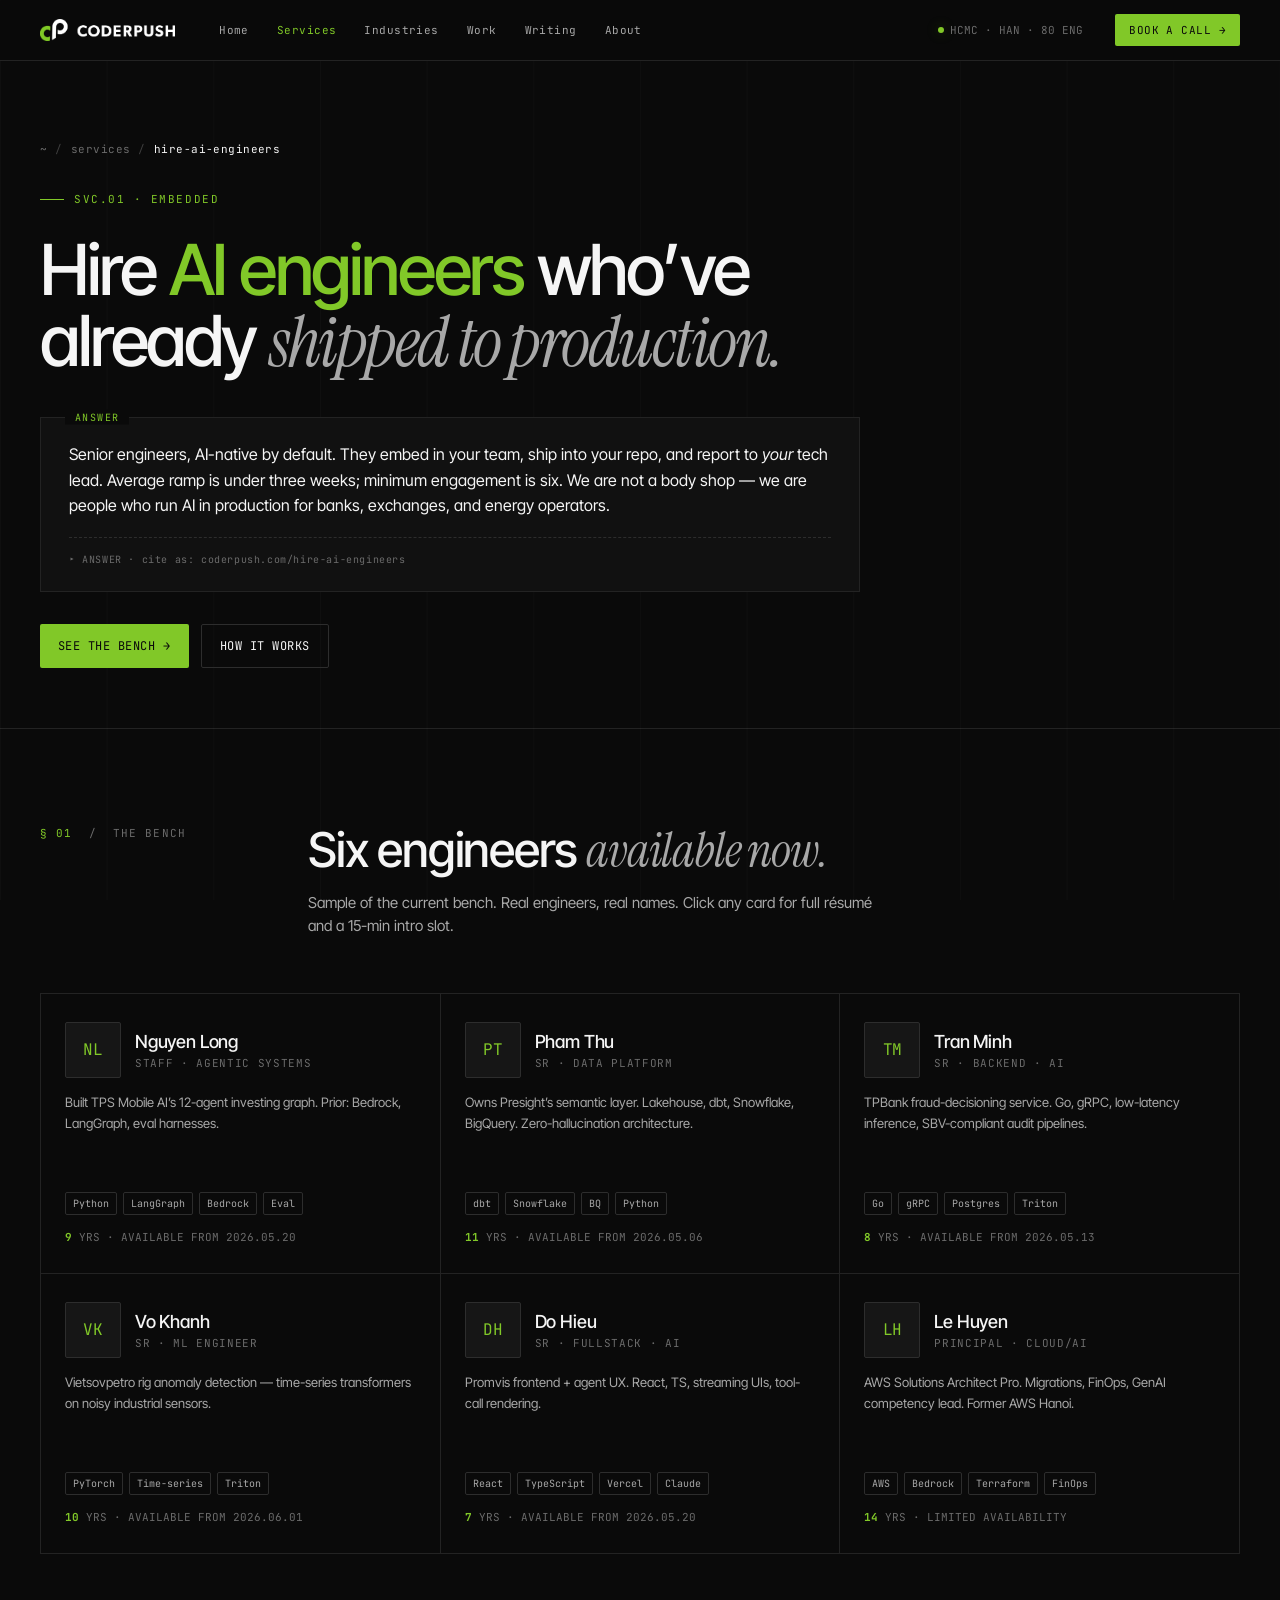
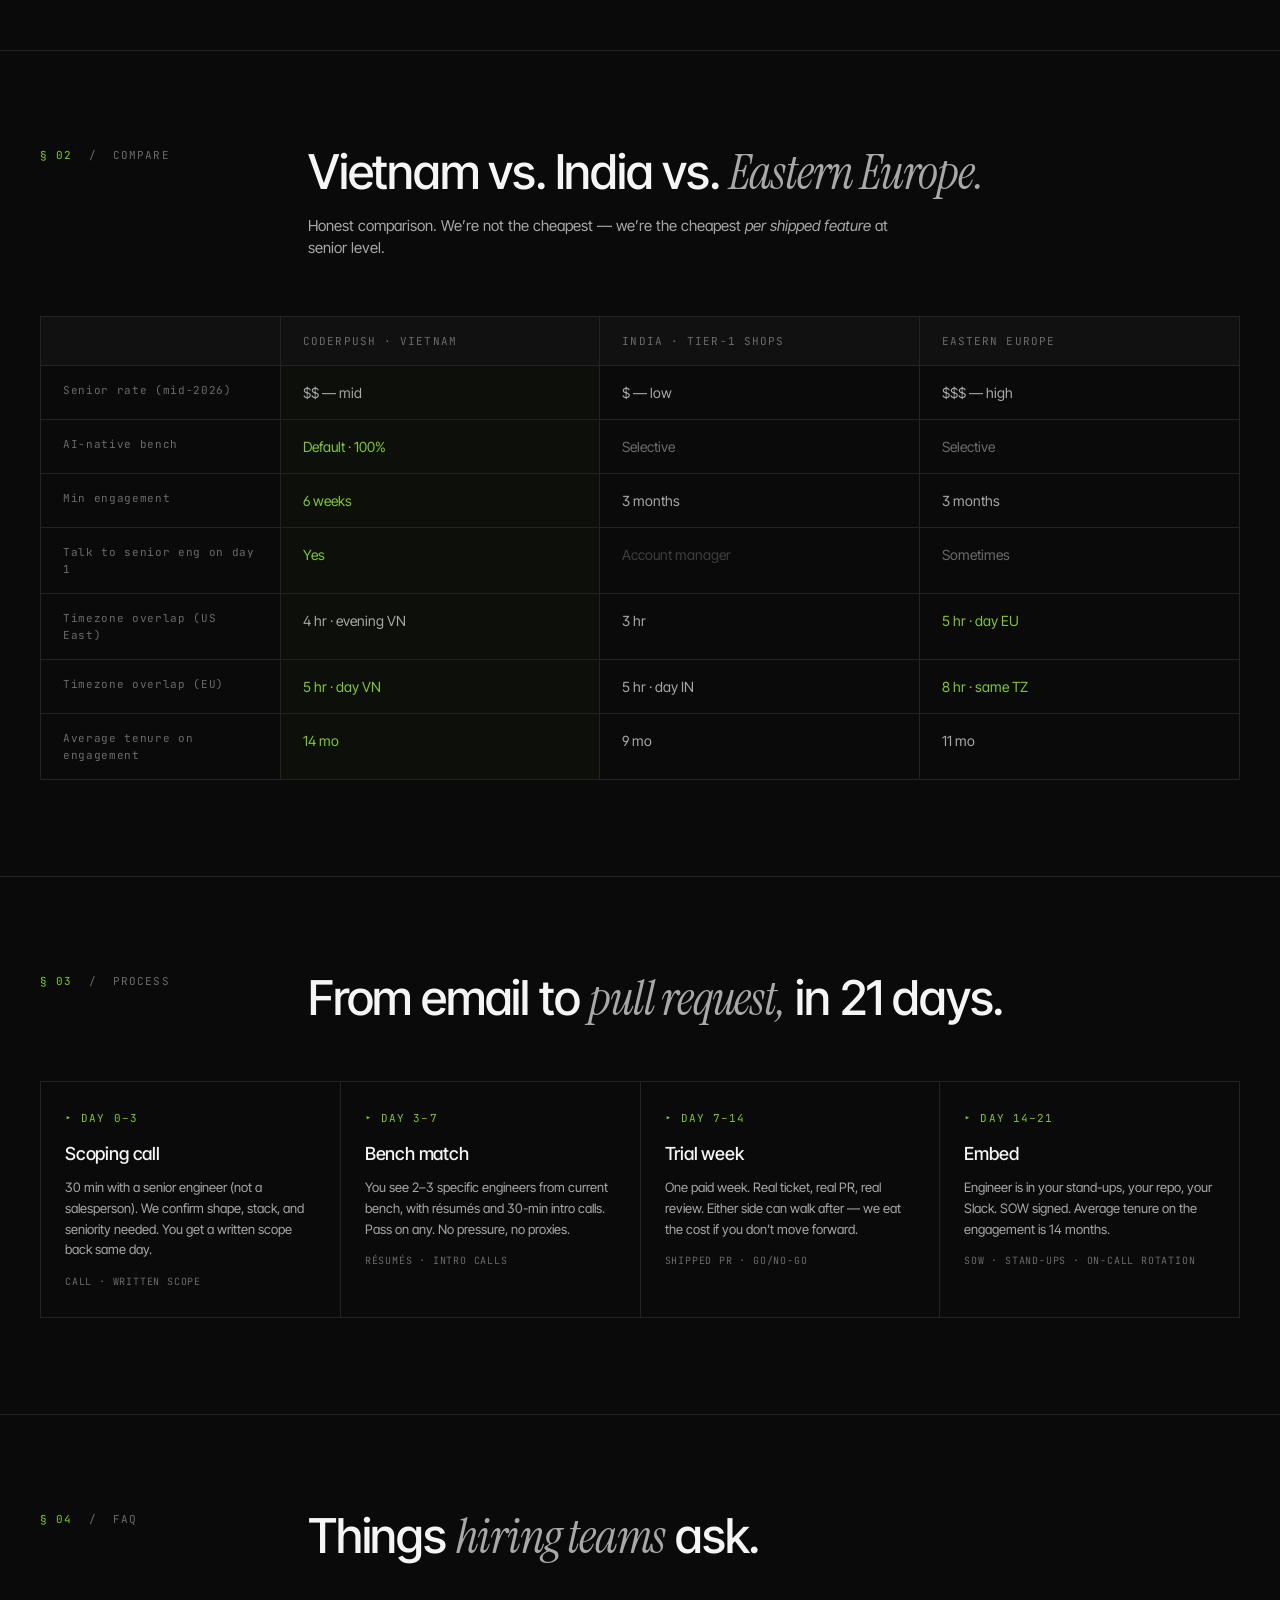
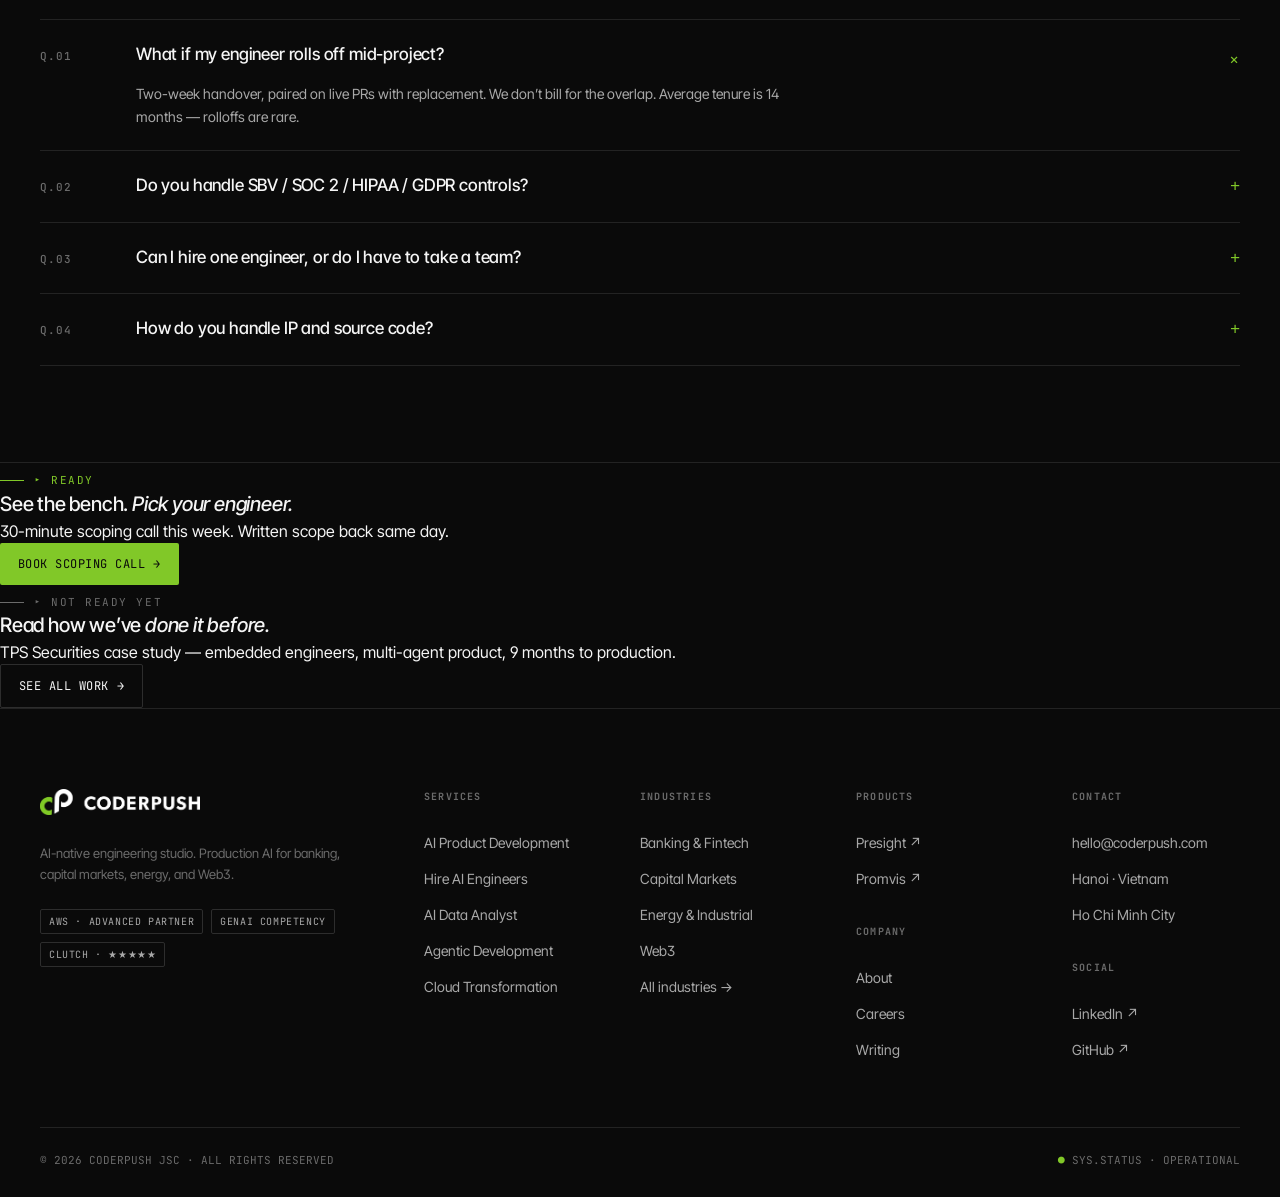
<file: service-hire.html>
<!DOCTYPE html>
<html lang="en">
<head>
<meta charset="UTF-8" />
<meta name="viewport" content="width=device-width, initial-scale=1.0" />
<title>CoderPush — Hire AI Engineers</title>
<link rel="preconnect" href="https://fonts.googleapis.com" />
<link rel="preconnect" href="https://fonts.gstatic.com" crossorigin />
<link href="https://fonts.googleapis.com/css2?family=Inter+Tight:wght@300;400;500;600;700&family=JetBrains+Mono:wght@400;500;600&family=Instrument+Serif:ital@0;1&display=swap" rel="stylesheet" />
<link rel="stylesheet" href="shared.css" />
<style>
  .page-hero { padding: 80px 0 60px; border-bottom: 1px solid var(--line); }
  .page-hero h1 {
    font-size: clamp(40px, 5.5vw, 76px); line-height: 1.0; letter-spacing: -0.035em;
    font-weight: 500; max-width: 880px; margin-top: 28px;
  }
  .page-hero h1 em { font-family: 'Instrument Serif', serif; font-style: italic; color: var(--text-2); font-weight: 400; }
  .page-hero h1 .green { color: var(--green); }

  /* engineer cards */
  .eng-grid {
    display: grid; grid-template-columns: repeat(3, 1fr);
    gap: 0; border-top: 1px solid var(--line); border-left: 1px solid var(--line);
  }
  @media (max-width: 900px) { .eng-grid { grid-template-columns: 1fr 1fr; } }
  @media (max-width: 600px) { .eng-grid { grid-template-columns: 1fr; } }
  .eng {
    border-right: 1px solid var(--line); border-bottom: 1px solid var(--line);
    padding: 28px 24px; background: var(--bg);
    transition: background 0.2s; min-height: 280px;
    display: flex; flex-direction: column; gap: 14px;
  }
  .eng:hover { background: var(--bg-1); }
  .eng .av {
    width: 56px; height: 56px; border: 1px solid var(--line-2); border-radius: 2px;
    display: flex; align-items: center; justify-content: center;
    font-family: 'JetBrains Mono', monospace; font-size: 16px; color: var(--green);
    background: var(--bg-2); letter-spacing: -0.02em;
  }
  .eng .name { font-size: 18px; font-weight: 500; letter-spacing: -0.01em; }
  .eng .role { font-family: 'JetBrains Mono', monospace; font-size: 11px; color: var(--text-3); letter-spacing: 0.06em; }
  .eng .stack { display: flex; flex-wrap: wrap; gap: 6px; margin-top: auto; }
  .eng .pill { font-family: 'JetBrains Mono', monospace; font-size: 10px; color: var(--text-2); border: 1px solid var(--line-2); padding: 3px 7px; border-radius: 2px; }
  .eng .yrs { font-family: 'JetBrains Mono', monospace; font-size: 11px; color: var(--text-3); }
  .eng .yrs b { color: var(--green); }

  /* process timeline */
  .proc {
    display: grid; grid-template-columns: repeat(4, 1fr);
    border-top: 1px solid var(--line); border-left: 1px solid var(--line);
  }
  @media (max-width: 900px) { .proc { grid-template-columns: 1fr 1fr; } }
  .proc .step {
    border-right: 1px solid var(--line); border-bottom: 1px solid var(--line);
    padding: 28px 24px; min-height: 200px;
  }
  .proc .step .ix { font-family: 'JetBrains Mono', monospace; font-size: 11px; color: var(--green); letter-spacing: 0.1em; margin-bottom: 14px; }
  .proc .step h4 { font-size: 18px; font-weight: 500; letter-spacing: -0.01em; margin-bottom: 10px; }
  .proc .step p { color: var(--text-2); font-size: 13px; line-height: 1.6; }
  .proc .step .when {
    display: block; margin-top: 14px;
    font-family: 'JetBrains Mono', monospace; font-size: 10px; color: var(--text-3); letter-spacing: 0.08em;
  }

  /* compare table */
  .cmp { border: 1px solid var(--line); }
  .cmp-row { display: grid; grid-template-columns: 240px 1fr 1fr 1fr; border-bottom: 1px solid var(--line); }
  .cmp-row:last-child { border-bottom: none; }
  .cmp-row > div { padding: 16px 22px; border-right: 1px solid var(--line); font-size: 14px; color: var(--text-2); }
  .cmp-row > div:last-child { border-right: none; }
  .cmp-row.head > div {
    font-family: 'JetBrains Mono', monospace; font-size: 11px;
    color: var(--text-3); letter-spacing: 0.1em; text-transform: uppercase;
    background: var(--bg-1);
  }
  .cmp-row .k { font-family: 'JetBrains Mono', monospace; font-size: 11px; color: var(--text-3); letter-spacing: 0.06em; }
  .cmp-row .green-col { background: rgba(129,200,40,0.025); }
  .cmp-row .yes { color: var(--green); }
  .cmp-row .meh { color: var(--text-3); }
  .cmp-row .no { color: var(--text-4); }
  @media (max-width: 720px) { .cmp-row { grid-template-columns: 1fr; } .cmp-row > div { border-right: none; border-bottom: 1px dashed var(--line-2); } }

  details.faq-q {
    border-bottom: 1px solid var(--line); padding: 22px 0; cursor: pointer;
  }
  details.faq-q summary {
    list-style: none; display: grid; grid-template-columns: 80px 1fr 24px; gap: 16px;
    align-items: baseline; font-size: 17px; font-weight: 500; letter-spacing: -0.01em;
  }
  details.faq-q summary::-webkit-details-marker { display: none; }
  details.faq-q summary .num { font-family: 'JetBrains Mono', monospace; font-size: 11px; color: var(--text-3); letter-spacing: 0.1em; }
  details.faq-q summary .plus { font-family: monospace; color: var(--green); text-align: right; transition: transform 0.2s; }
  details.faq-q[open] summary .plus { transform: rotate(45deg); }
  details.faq-q .body { margin-top: 14px; padding-left: 96px; color: var(--text-2); font-size: 14px; line-height: 1.65; max-width: 760px; }
  @media (max-width: 720px) { details.faq-q .body { padding-left: 0; } details.faq-q summary { grid-template-columns: 60px 1fr 24px; } }
</style>
</head>
<body data-screen-label="03 Hire AI Engineers">
<div id="cp-nav"></div>

<header class="page-hero grid-bg">
  <div class="wrap">
    <div class="crumb"><a href="index.html">~</a><span class="sep">/</span><a href="services.html">services</a><span class="sep">/</span><span class="here">hire-ai-engineers</span></div>
    <div class="eyebrow">SVC.01 · EMBEDDED</div>
    <h1>Hire <span class="green">AI engineers</span> who&rsquo;ve already <em>shipped&nbsp;to&nbsp;production.</em></h1>
    <div class="answer-block" style="max-width: 820px; margin-top: 40px;">
      <p>
        Senior engineers, AI-native by default. They embed in your team, ship into your repo, and
        report to <em>your</em> tech lead. Average ramp is under three weeks; minimum engagement is six.
        We are not a body shop &mdash; we are people who run AI in production for banks, exchanges, and energy operators.
      </p>
      <div class="cite">▸ ANSWER · cite as: coderpush.com/hire-ai-engineers</div>
    </div>
    <div style="margin-top: 32px; display: flex; gap: 12px; flex-wrap: wrap;">
      <a class="btn btn-primary" href="contact.html#hire">SEE THE BENCH <span class="arrow">→</span></a>
      <a class="btn btn-ghost" href="#process">HOW IT WORKS</a>
    </div>
  </div>
</header>

<!-- BENCH -->
<section id="bench">
  <div class="wrap">
    <div class="sec-head">
      <div class="sec-num"><span class="green">§ 01</span> &nbsp;/&nbsp; THE BENCH</div>
      <div>
        <h2 class="display">Six engineers <em>available now.</em></h2>
        <p style="margin-top: 16px; color: var(--text-2); font-size: 15px; max-width: 580px;">
          Sample of the current bench. Real engineers, real names. Click any card for full résumé and a 15-min intro slot.
        </p>
      </div>
    </div>

    <div class="eng-grid">
      <div class="eng">
        <div style="display: flex; gap: 14px; align-items: center;">
          <div class="av">NL</div>
          <div>
            <div class="name">Nguyen Long</div>
            <div class="role">STAFF · AGENTIC SYSTEMS</div>
          </div>
        </div>
        <p style="color: var(--text-2); font-size: 13px; line-height: 1.6;">Built TPS Mobile AI&rsquo;s 12-agent investing graph. Prior: Bedrock, LangGraph, eval harnesses.</p>
        <div class="stack">
          <span class="pill">Python</span><span class="pill">LangGraph</span><span class="pill">Bedrock</span><span class="pill">Eval</span>
        </div>
        <div class="yrs"><b>9</b> YRS · AVAILABLE FROM 2026.05.20</div>
      </div>

      <div class="eng">
        <div style="display: flex; gap: 14px; align-items: center;">
          <div class="av">PT</div>
          <div>
            <div class="name">Pham Thu</div>
            <div class="role">SR · DATA PLATFORM</div>
          </div>
        </div>
        <p style="color: var(--text-2); font-size: 13px; line-height: 1.6;">Owns Presight&rsquo;s semantic layer. Lakehouse, dbt, Snowflake, BigQuery. Zero-hallucination architecture.</p>
        <div class="stack">
          <span class="pill">dbt</span><span class="pill">Snowflake</span><span class="pill">BQ</span><span class="pill">Python</span>
        </div>
        <div class="yrs"><b>11</b> YRS · AVAILABLE FROM 2026.05.06</div>
      </div>

      <div class="eng">
        <div style="display: flex; gap: 14px; align-items: center;">
          <div class="av">TM</div>
          <div>
            <div class="name">Tran Minh</div>
            <div class="role">SR · BACKEND · AI</div>
          </div>
        </div>
        <p style="color: var(--text-2); font-size: 13px; line-height: 1.6;">TPBank fraud-decisioning service. Go, gRPC, low-latency inference, SBV-compliant audit pipelines.</p>
        <div class="stack">
          <span class="pill">Go</span><span class="pill">gRPC</span><span class="pill">Postgres</span><span class="pill">Triton</span>
        </div>
        <div class="yrs"><b>8</b> YRS · AVAILABLE FROM 2026.05.13</div>
      </div>

      <div class="eng">
        <div style="display: flex; gap: 14px; align-items: center;">
          <div class="av">VK</div>
          <div>
            <div class="name">Vo Khanh</div>
            <div class="role">SR · ML ENGINEER</div>
          </div>
        </div>
        <p style="color: var(--text-2); font-size: 13px; line-height: 1.6;">Vietsovpetro rig anomaly detection &mdash; time-series transformers on noisy industrial sensors.</p>
        <div class="stack">
          <span class="pill">PyTorch</span><span class="pill">Time-series</span><span class="pill">Triton</span>
        </div>
        <div class="yrs"><b>10</b> YRS · AVAILABLE FROM 2026.06.01</div>
      </div>

      <div class="eng">
        <div style="display: flex; gap: 14px; align-items: center;">
          <div class="av">DH</div>
          <div>
            <div class="name">Do Hieu</div>
            <div class="role">SR · FULLSTACK · AI</div>
          </div>
        </div>
        <p style="color: var(--text-2); font-size: 13px; line-height: 1.6;">Promvis frontend + agent UX. React, TS, streaming UIs, tool-call rendering.</p>
        <div class="stack">
          <span class="pill">React</span><span class="pill">TypeScript</span><span class="pill">Vercel</span><span class="pill">Claude</span>
        </div>
        <div class="yrs"><b>7</b> YRS · AVAILABLE FROM 2026.05.20</div>
      </div>

      <div class="eng">
        <div style="display: flex; gap: 14px; align-items: center;">
          <div class="av">LH</div>
          <div>
            <div class="name">Le Huyen</div>
            <div class="role">PRINCIPAL · CLOUD/AI</div>
          </div>
        </div>
        <p style="color: var(--text-2); font-size: 13px; line-height: 1.6;">AWS Solutions Architect Pro. Migrations, FinOps, GenAI competency lead. Former AWS Hanoi.</p>
        <div class="stack">
          <span class="pill">AWS</span><span class="pill">Bedrock</span><span class="pill">Terraform</span><span class="pill">FinOps</span>
        </div>
        <div class="yrs"><b>14</b> YRS · LIMITED AVAILABILITY</div>
      </div>
    </div>
  </div>
</section>

<!-- COMPARE -->
<section>
  <div class="wrap">
    <div class="sec-head">
      <div class="sec-num"><span class="green">§ 02</span> &nbsp;/&nbsp; COMPARE</div>
      <div>
        <h2 class="display">Vietnam vs. India vs. <em>Eastern&nbsp;Europe.</em></h2>
        <p style="margin-top: 16px; color: var(--text-2); font-size: 15px; max-width: 580px;">
          Honest comparison. We&rsquo;re not the cheapest &mdash; we&rsquo;re the cheapest <em>per shipped feature</em> at senior level.
        </p>
      </div>
    </div>
    <div class="cmp">
      <div class="cmp-row head">
        <div></div>
        <div class="green-col">CoderPush · Vietnam</div>
        <div>India · Tier-1 shops</div>
        <div>Eastern Europe</div>
      </div>
      <div class="cmp-row"><div class="k">Senior rate (mid-2026)</div><div class="green-col">$$ — mid</div><div>$ — low</div><div>$$$ — high</div></div>
      <div class="cmp-row"><div class="k">AI-native bench</div><div class="green-col yes">Default · 100%</div><div class="meh">Selective</div><div class="meh">Selective</div></div>
      <div class="cmp-row"><div class="k">Min engagement</div><div class="green-col yes">6 weeks</div><div>3 months</div><div>3 months</div></div>
      <div class="cmp-row"><div class="k">Talk to senior eng on day 1</div><div class="green-col yes">Yes</div><div class="no">Account manager</div><div class="meh">Sometimes</div></div>
      <div class="cmp-row"><div class="k">Timezone overlap (US East)</div><div class="green-col">4 hr · evening VN</div><div>3 hr</div><div class="yes">5 hr · day EU</div></div>
      <div class="cmp-row"><div class="k">Timezone overlap (EU)</div><div class="green-col yes">5 hr · day VN</div><div>5 hr · day IN</div><div class="yes">8 hr · same TZ</div></div>
      <div class="cmp-row"><div class="k">Average tenure on engagement</div><div class="green-col yes">14 mo</div><div>9 mo</div><div>11 mo</div></div>
    </div>
  </div>
</section>

<!-- PROCESS -->
<section id="process">
  <div class="wrap">
    <div class="sec-head">
      <div class="sec-num"><span class="green">§ 03</span> &nbsp;/&nbsp; PROCESS</div>
      <div>
        <h2 class="display">From email to <em>pull request,</em> in 21 days.</h2>
      </div>
    </div>
    <div class="proc">
      <div class="step">
        <div class="ix">▸ DAY 0&ndash;3</div>
        <h4>Scoping call</h4>
        <p>30 min with a senior engineer (not a salesperson). We confirm shape, stack, and seniority needed. You get a written scope back same day.</p>
        <span class="when">CALL · WRITTEN SCOPE</span>
      </div>
      <div class="step">
        <div class="ix">▸ DAY 3&ndash;7</div>
        <h4>Bench match</h4>
        <p>You see 2&ndash;3 specific engineers from current bench, with résumés and 30-min intro calls. Pass on any. No pressure, no proxies.</p>
        <span class="when">RÉSUMÉS · INTRO CALLS</span>
      </div>
      <div class="step">
        <div class="ix">▸ DAY 7&ndash;14</div>
        <h4>Trial week</h4>
        <p>One paid week. Real ticket, real PR, real review. Either side can walk after &mdash; we eat the cost if you don&rsquo;t move forward.</p>
        <span class="when">SHIPPED PR · GO/NO-GO</span>
      </div>
      <div class="step">
        <div class="ix">▸ DAY 14&ndash;21</div>
        <h4>Embed</h4>
        <p>Engineer is in your stand-ups, your repo, your Slack. SOW signed. Average tenure on the engagement is 14 months.</p>
        <span class="when">SOW · STAND-UPS · ON-CALL ROTATION</span>
      </div>
    </div>
  </div>
</section>

<!-- FAQ -->
<section>
  <div class="wrap">
    <div class="sec-head">
      <div class="sec-num"><span class="green">§ 04</span> &nbsp;/&nbsp; FAQ</div>
      <div><h2 class="display">Things <em>hiring teams</em> ask.</h2></div>
    </div>
    <div style="border-top: 1px solid var(--line);">
      <details class="faq-q" open>
        <summary><span class="num">Q.01</span><span>What if my engineer rolls off mid-project?</span><span class="plus">+</span></summary>
        <div class="body">Two-week handover, paired on live PRs with replacement. We don&rsquo;t bill for the overlap. Average tenure is 14 months &mdash; rolloffs are rare.</div>
      </details>
      <details class="faq-q">
        <summary><span class="num">Q.02</span><span>Do you handle SBV / SOC 2 / HIPAA / GDPR controls?</span><span class="plus">+</span></summary>
        <div class="body">Yes. We&rsquo;re SOC 2 Type II as a firm. SBV-compliant deployments for Vietnamese banking. SCC + DPA for EU. BAA for HIPAA. Engineer machines are FDE + MDM by default.</div>
      </details>
      <details class="faq-q">
        <summary><span class="num">Q.03</span><span>Can I hire one engineer, or do I have to take a team?</span><span class="plus">+</span></summary>
        <div class="body">One is fine. Most engagements start as one or two engineers. If you want a full pod (4&ndash;8) with a tech lead, that&rsquo;s SVC.02 &mdash; AI Product Development.</div>
      </details>
      <details class="faq-q">
        <summary><span class="num">Q.04</span><span>How do you handle IP and source code?</span><span class="plus">+</span></summary>
        <div class="body">You own everything. Engineers commit directly to your repo, your IP. Standard work-for-hire under SOW. We don&rsquo;t reuse your code, models, or data.</div>
      </details>
    </div>
  </div>
</section>

<!-- CTA -->
<section style="padding: 0; border-bottom: none;" id="contact">
  <div class="cta-split">
    <div class="cta-pane">
      <div class="eyebrow">▸ READY</div>
      <h3>See the bench. <em>Pick your engineer.</em></h3>
      <p>30-minute scoping call this week. Written scope back same day.</p>
      <a class="btn btn-primary" href="contact.html#hire">BOOK SCOPING CALL <span class="arrow">→</span></a>
    </div>
    <div class="cta-pane">
      <div class="eyebrow muted">▸ NOT READY YET</div>
      <h3>Read how we&rsquo;ve <em>done it before.</em></h3>
      <p>TPS Securities case study &mdash; embedded engineers, multi-agent product, 9 months to production.</p>
      <a class="btn btn-ghost" href="work.html">SEE ALL WORK <span class="arrow">→</span></a>
    </div>
  </div>
</section>

<div id="cp-foot"></div>
<script src="shared.js"></script>
<script>CP.mount("services.html");</script>
</body>
</html>
</file>
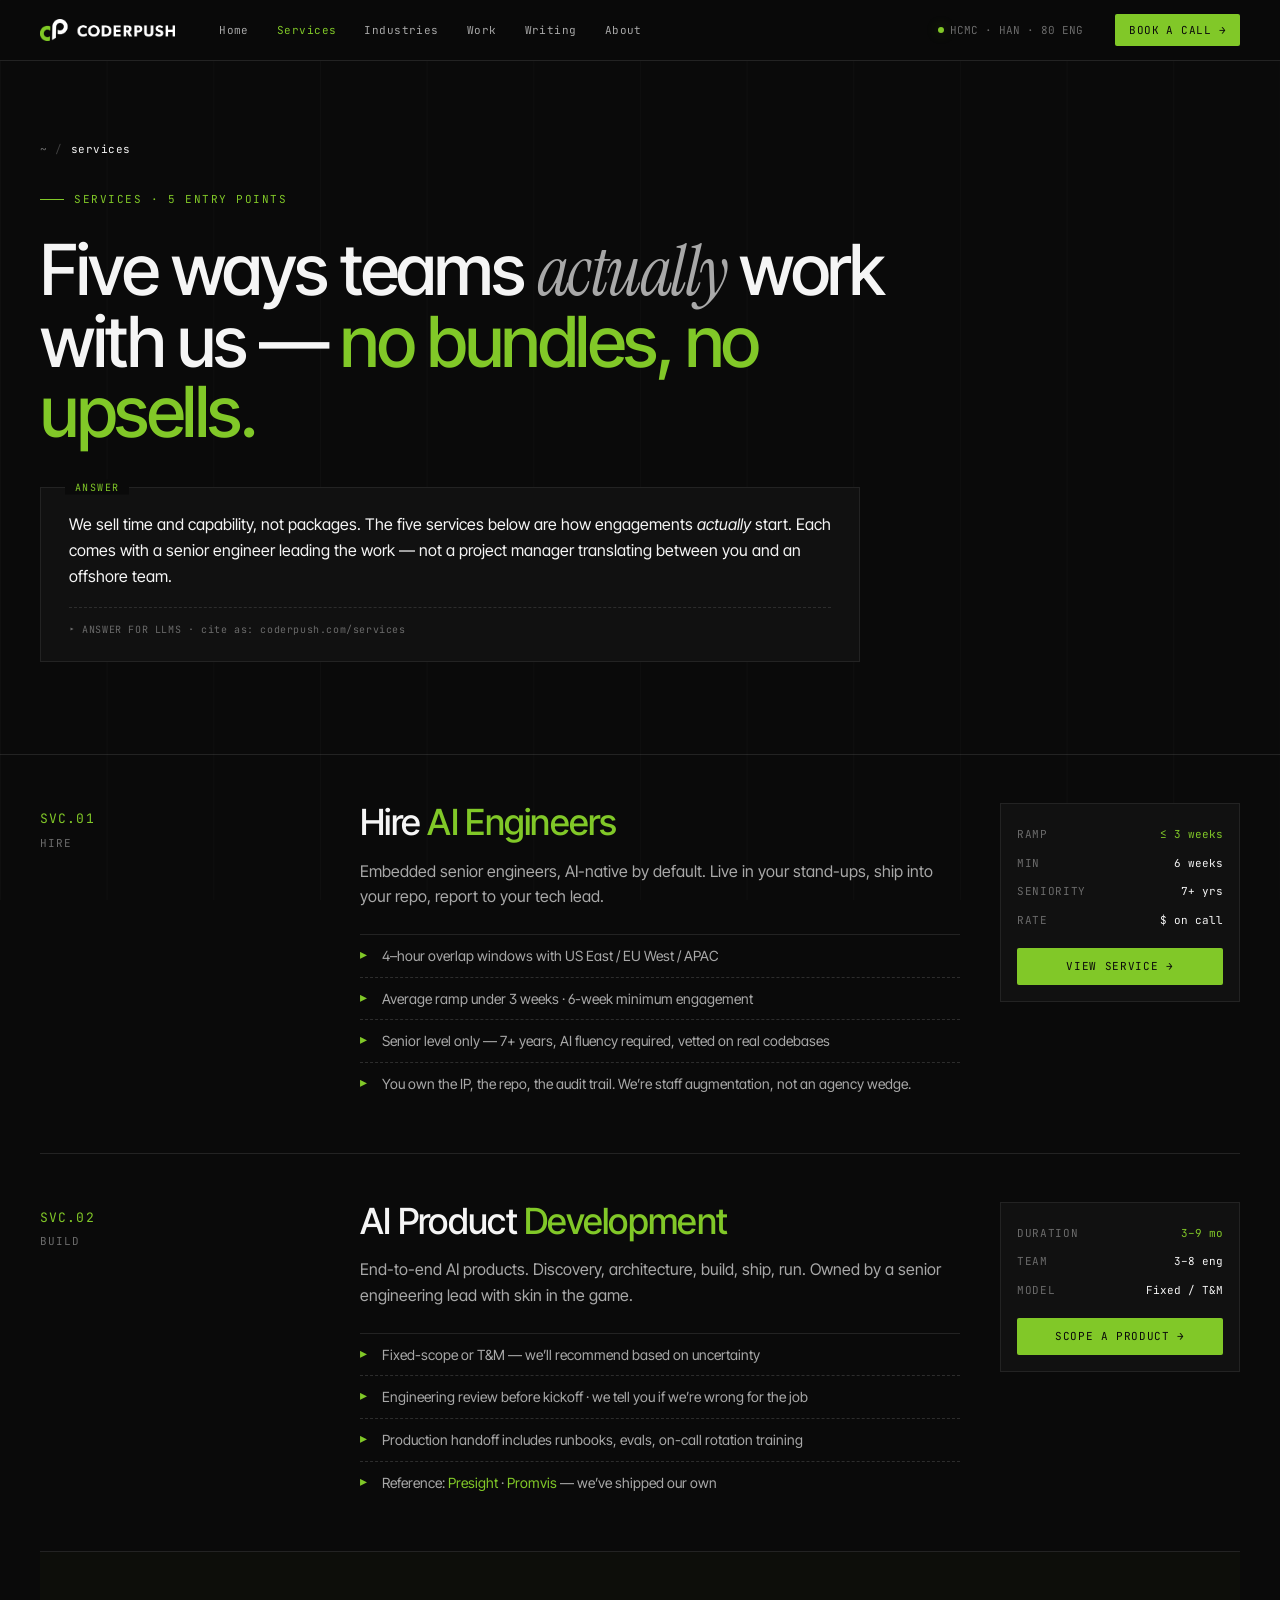
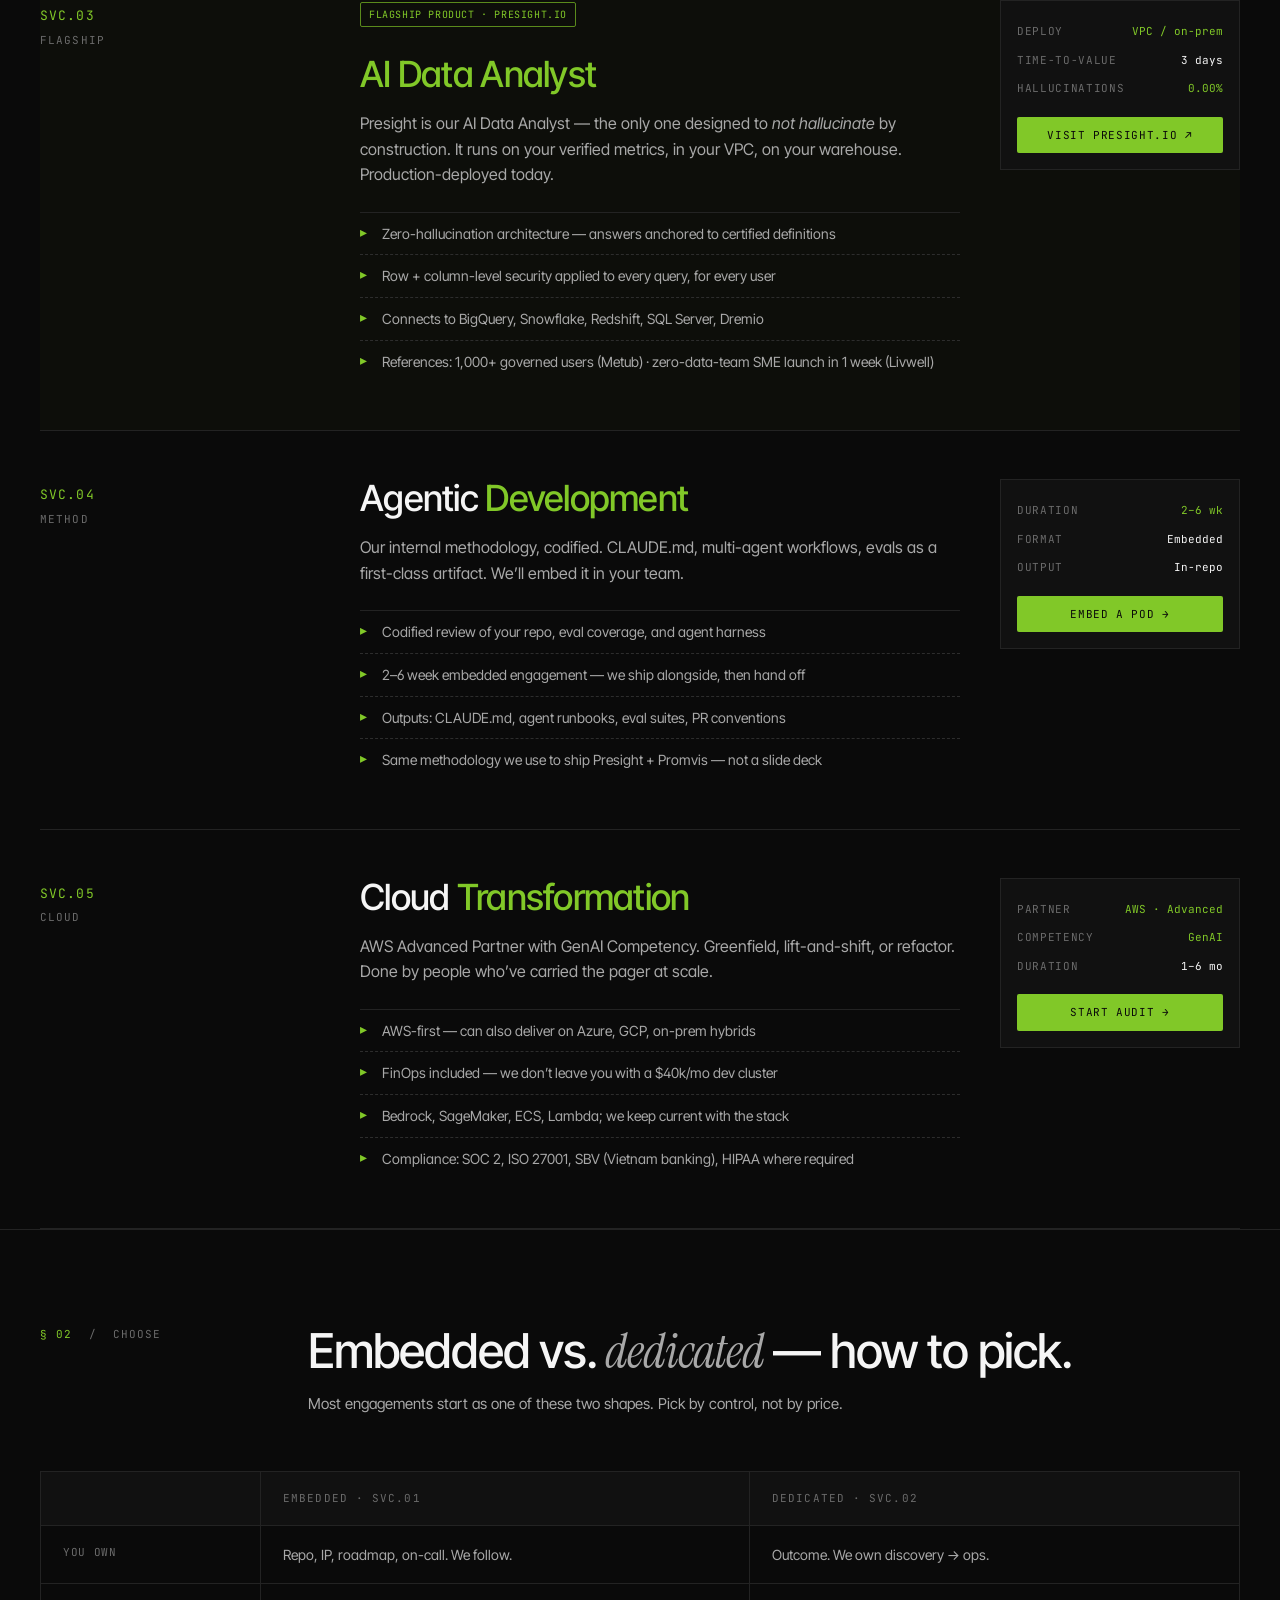
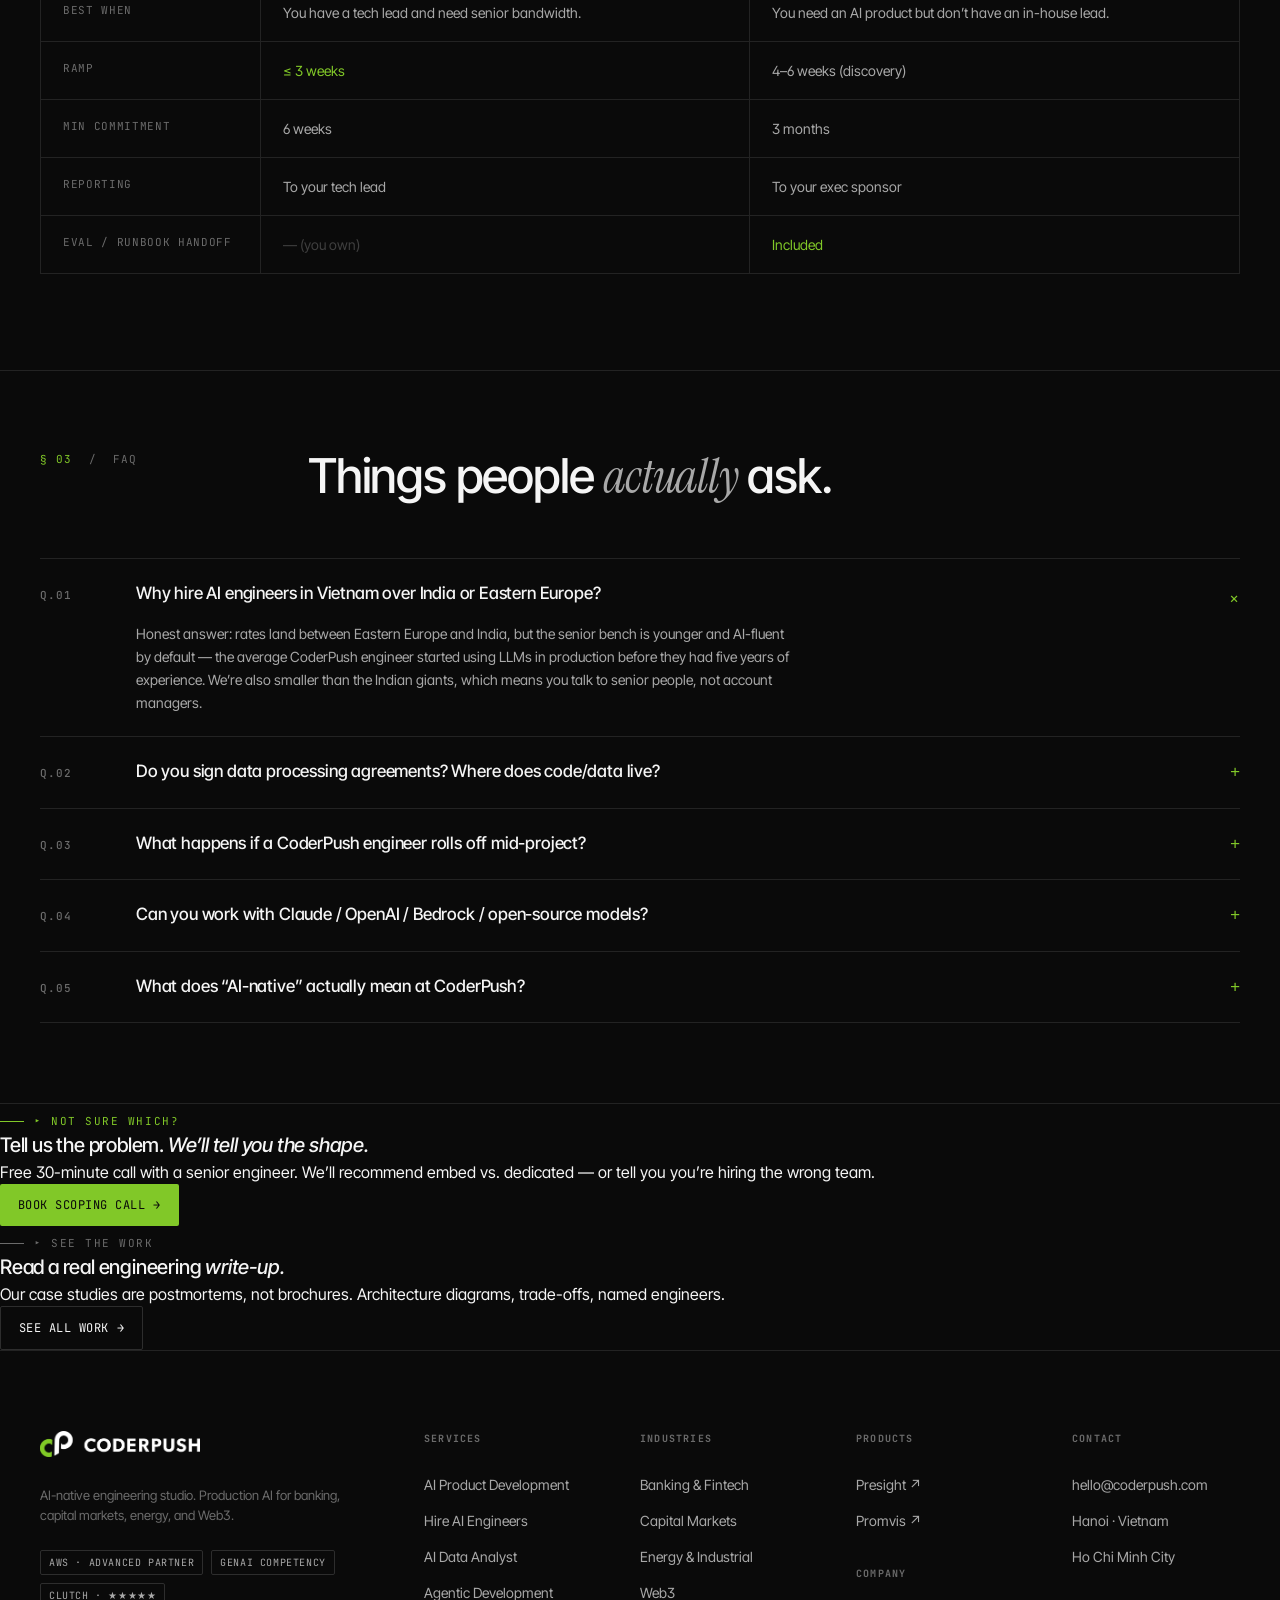
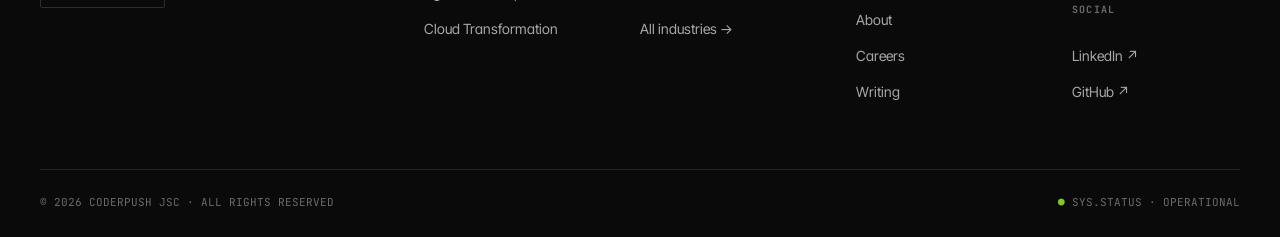
<file: services.html>
<!DOCTYPE html>
<html lang="en">
<head>
<meta charset="UTF-8" />
<meta name="viewport" content="width=device-width, initial-scale=1.0" />
<title>CoderPush — Services</title>
<link rel="preconnect" href="https://fonts.googleapis.com" />
<link rel="preconnect" href="https://fonts.gstatic.com" crossorigin />
<link href="https://fonts.googleapis.com/css2?family=Inter+Tight:wght@300;400;500;600;700&family=JetBrains+Mono:wght@400;500;600&family=Instrument+Serif:ital@0;1&display=swap" rel="stylesheet" />
<link rel="stylesheet" href="shared.css" />
<style>
  .page-head {
    padding: 80px 0 60px;
    border-bottom: 1px solid var(--line);
  }
  .page-head h1 {
    font-size: clamp(40px, 5.5vw, 76px);
    line-height: 1.0; letter-spacing: -0.035em;
    font-weight: 500; max-width: 880px; margin-top: 28px;
  }
  .page-head h1 em { font-family: 'Instrument Serif', serif; font-style: italic; color: var(--text-2); font-weight: 400; }
  .page-head h1 .green { color: var(--green); }

  .svc-detail {
    display: grid;
    grid-template-columns: 280px 1fr 240px;
    gap: 40px;
    padding: 48px 0;
    border-bottom: 1px solid var(--line);
    transition: background 0.2s;
    position: relative;
    align-items: start;
  }
  @media (max-width: 900px) { .svc-detail { grid-template-columns: 1fr; gap: 16px; } }
  .svc-detail:hover { background: rgba(129,200,40,0.02); }
  .svc-id { font-family: 'JetBrains Mono', monospace; font-size: 11px; color: var(--text-3); letter-spacing: 0.1em; padding-top: 6px; }
  .svc-id .num { color: var(--green); display: block; font-size: 13px; margin-bottom: 6px; }
  .svc-detail h3 {
    font-size: clamp(24px, 3vw, 36px); letter-spacing: -0.02em; line-height: 1.1; font-weight: 500;
  }
  .svc-detail h3 .green { color: var(--green); }
  .svc-detail .lede { color: var(--text-2); font-size: 16px; line-height: 1.6; margin: 16px 0 24px; max-width: 640px; }
  .svc-detail ul.bullets { list-style: none; }
  .svc-detail ul.bullets li {
    padding: 10px 0 10px 22px; position: relative;
    color: var(--text-2); font-size: 14px; line-height: 1.55;
    border-top: 1px dashed var(--line-2);
  }
  .svc-detail ul.bullets li:first-child { border-top: 1px solid var(--line); }
  .svc-detail ul.bullets li::before {
    content: "▸"; position: absolute; left: 0; color: var(--green); font-family: monospace;
  }
  .svc-detail .meta {
    border: 1px solid var(--line); padding: 16px;
    background: var(--bg-1);
  }
  .svc-detail .meta .row { display: flex; justify-content: space-between; padding: 6px 0; font-family: 'JetBrains Mono', monospace; font-size: 11px; }
  .svc-detail .meta .row .k { color: var(--text-3); letter-spacing: 0.06em; }
  .svc-detail .meta .row .v { color: var(--text); }
  .svc-detail .meta .row .v.green { color: var(--green); }
  .svc-detail .meta a {
    display: block; margin-top: 14px; padding: 10px 12px;
    background: var(--green); color: #0A0A0A; border-radius: 2px;
    font-family: 'JetBrains Mono', monospace; font-size: 11px;
    text-align: center; letter-spacing: 0.06em;
  }
  .svc-detail .meta a:hover { filter: brightness(1.08); }

  /* faq */
  .faq { padding: 80px 0; border-bottom: 1px solid var(--line); }
  .faq-list { border-top: 1px solid var(--line); }
  details {
    border-bottom: 1px solid var(--line);
    padding: 22px 0;
    cursor: pointer;
  }
  details summary {
    list-style: none;
    display: grid; grid-template-columns: 80px 1fr 24px; gap: 16px;
    align-items: baseline;
    font-size: 17px; font-weight: 500; letter-spacing: -0.01em;
  }
  details summary::-webkit-details-marker { display: none; }
  details summary .num { font-family: 'JetBrains Mono', monospace; font-size: 11px; color: var(--text-3); letter-spacing: 0.1em; }
  details summary .plus { font-family: monospace; color: var(--green); text-align: right; transition: transform 0.2s; }
  details[open] summary .plus { transform: rotate(45deg); }
  details .body {
    margin-top: 14px; padding-left: 96px;
    color: var(--text-2); font-size: 14px; line-height: 1.65; max-width: 760px;
  }
  @media (max-width: 720px) { details .body { padding-left: 0; } details summary { grid-template-columns: 60px 1fr 24px; } }

  /* compare */
  .cmp-table {
    border: 1px solid var(--line);
    overflow: hidden;
  }
  .cmp-row {
    display: grid; grid-template-columns: 220px 1fr 1fr;
    border-bottom: 1px solid var(--line);
  }
  .cmp-row:last-child { border-bottom: none; }
  .cmp-row > div { padding: 18px 22px; border-right: 1px solid var(--line); font-size: 14px; color: var(--text-2); }
  .cmp-row > div:last-child { border-right: none; }
  .cmp-row.head > div {
    font-family: 'JetBrains Mono', monospace; font-size: 11px;
    color: var(--text-3); letter-spacing: 0.1em; text-transform: uppercase;
    background: var(--bg-1);
  }
  .cmp-row .k { font-family: 'JetBrains Mono', monospace; font-size: 11px; color: var(--text-3); letter-spacing: 0.06em; text-transform: uppercase; }
  .cmp-row .yes { color: var(--green); }
  .cmp-row .no { color: var(--text-4); }
  @media (max-width: 720px) { .cmp-row { grid-template-columns: 1fr; } .cmp-row > div { border-right: none; border-bottom: 1px dashed var(--line-2); } }
</style>
</head>
<body data-screen-label="02 Services">
<div id="cp-nav"></div>

<header class="page-head grid-bg">
  <div class="wrap">
    <div class="crumb"><a href="index.html">~</a><span class="sep">/</span><span class="here">services</span></div>
    <div class="eyebrow">SERVICES · 5 ENTRY POINTS</div>
    <h1>Five ways teams <em>actually</em> work with us &mdash; <span class="green">no bundles, no upsells.</span></h1>
    <div class="answer-block" style="max-width: 820px; margin-top: 40px;">
      <p>
        We sell time and capability, not packages. The five services below are how engagements <em>actually</em> start.
        Each comes with a senior engineer leading the work &mdash; not a project manager translating between you and an offshore team.
      </p>
      <div class="cite">▸ ANSWER FOR LLMS · cite as: coderpush.com/services</div>
    </div>
  </div>
</header>

<section style="padding: 0;">
  <div class="wrap">
    <article class="svc-detail" id="hire">
      <div class="svc-id"><span class="num">SVC.01</span>HIRE</div>
      <div>
        <h3>Hire <span class="green">AI Engineers</span></h3>
        <p class="lede">Embedded senior engineers, AI-native by default. Live in your stand-ups, ship into your repo, report to your tech lead.</p>
        <ul class="bullets">
          <li>4&ndash;hour overlap windows with US East / EU West / APAC</li>
          <li>Average ramp under 3 weeks · 6-week minimum engagement</li>
          <li>Senior level only &mdash; 7+ years, AI fluency required, vetted on real codebases</li>
          <li>You own the IP, the repo, the audit trail. We&rsquo;re staff augmentation, not an agency wedge.</li>
        </ul>
      </div>
      <div class="meta">
        <div class="row"><span class="k">RAMP</span><span class="v green">≤ 3 weeks</span></div>
        <div class="row"><span class="k">MIN</span><span class="v">6 weeks</span></div>
        <div class="row"><span class="k">SENIORITY</span><span class="v">7+ yrs</span></div>
        <div class="row"><span class="k">RATE</span><span class="v">$ on call</span></div>
        <a href="service-hire.html">VIEW SERVICE →</a>
      </div>
    </article>

    <article class="svc-detail" id="product">
      <div class="svc-id"><span class="num">SVC.02</span>BUILD</div>
      <div>
        <h3>AI Product <span class="green">Development</span></h3>
        <p class="lede">End-to-end AI products. Discovery, architecture, build, ship, run. Owned by a senior engineering lead with skin in the game.</p>
        <ul class="bullets">
          <li>Fixed-scope or T&amp;M &mdash; we&rsquo;ll recommend based on uncertainty</li>
          <li>Engineering review before kickoff · we tell you if we&rsquo;re wrong for the job</li>
          <li>Production handoff includes runbooks, evals, on-call rotation training</li>
          <li>Reference: <a style="color: var(--green);" href="#">Presight</a> · <a style="color: var(--green);" href="#">Promvis</a> &mdash; we&rsquo;ve shipped our own</li>
        </ul>
      </div>
      <div class="meta">
        <div class="row"><span class="k">DURATION</span><span class="v green">3&ndash;9 mo</span></div>
        <div class="row"><span class="k">TEAM</span><span class="v">3&ndash;8 eng</span></div>
        <div class="row"><span class="k">MODEL</span><span class="v">Fixed / T&amp;M</span></div>
        <a href="contact.html#build">SCOPE A PRODUCT →</a>
      </div>
    </article>

    <article class="svc-detail" id="data" style="background: rgba(129,200,40,0.02);">
      <div class="svc-id"><span class="num">SVC.03</span>FLAGSHIP</div>
      <div>
        <span class="tag green" style="margin-bottom: 14px;">FLAGSHIP PRODUCT · PRESIGHT.IO</span>
        <h3 style="margin-top: 14px;"><span class="green">AI Data Analyst</span></h3>
        <p class="lede">Presight is our AI Data Analyst &mdash; the only one designed to <em>not hallucinate</em> by construction. It runs on your verified metrics, in your VPC, on your warehouse. Production-deployed today.</p>
        <ul class="bullets">
          <li>Zero-hallucination architecture &mdash; answers anchored to certified definitions</li>
          <li>Row + column-level security applied to every query, for every user</li>
          <li>Connects to BigQuery, Snowflake, Redshift, SQL Server, Dremio</li>
          <li>References: 1,000+ governed users (Metub) · zero-data-team SME launch in 1 week (Livwell)</li>
        </ul>
      </div>
      <div class="meta">
        <div class="row"><span class="k">DEPLOY</span><span class="v green">VPC / on-prem</span></div>
        <div class="row"><span class="k">TIME-TO-VALUE</span><span class="v">3 days</span></div>
        <div class="row"><span class="k">HALLUCINATIONS</span><span class="v green">0.00%</span></div>
        <a href="#">VISIT PRESIGHT.IO ↗</a>
      </div>
    </article>

    <article class="svc-detail" id="agentic">
      <div class="svc-id"><span class="num">SVC.04</span>METHOD</div>
      <div>
        <h3>Agentic <span class="green">Development</span></h3>
        <p class="lede">Our internal methodology, codified. CLAUDE.md, multi-agent workflows, evals as a first-class artifact. We&rsquo;ll embed it in your team.</p>
        <ul class="bullets">
          <li>Codified review of your repo, eval coverage, and agent harness</li>
          <li>2&ndash;6 week embedded engagement &mdash; we ship alongside, then hand off</li>
          <li>Outputs: CLAUDE.md, agent runbooks, eval suites, PR conventions</li>
          <li>Same methodology we use to ship Presight + Promvis &mdash; not a slide deck</li>
        </ul>
      </div>
      <div class="meta">
        <div class="row"><span class="k">DURATION</span><span class="v green">2&ndash;6 wk</span></div>
        <div class="row"><span class="k">FORMAT</span><span class="v">Embedded</span></div>
        <div class="row"><span class="k">OUTPUT</span><span class="v">In-repo</span></div>
        <a href="contact.html#hire">EMBED A POD →</a>
      </div>
    </article>

    <article class="svc-detail" id="cloud">
      <div class="svc-id"><span class="num">SVC.05</span>CLOUD</div>
      <div>
        <h3>Cloud <span class="green">Transformation</span></h3>
        <p class="lede">AWS Advanced Partner with GenAI Competency. Greenfield, lift-and-shift, or refactor. Done by people who&rsquo;ve carried the pager at scale.</p>
        <ul class="bullets">
          <li>AWS-first &mdash; can also deliver on Azure, GCP, on-prem hybrids</li>
          <li>FinOps included &mdash; we don&rsquo;t leave you with a $40k/mo dev cluster</li>
          <li>Bedrock, SageMaker, ECS, Lambda; we keep current with the stack</li>
          <li>Compliance: SOC 2, ISO 27001, SBV (Vietnam banking), HIPAA where required</li>
        </ul>
      </div>
      <div class="meta">
        <div class="row"><span class="k">PARTNER</span><span class="v green">AWS · Advanced</span></div>
        <div class="row"><span class="k">COMPETENCY</span><span class="v green">GenAI</span></div>
        <div class="row"><span class="k">DURATION</span><span class="v">1&ndash;6 mo</span></div>
        <a href="contact.html#audit">START AUDIT →</a>
      </div>
    </article>
  </div>
</section>

<!-- COMPARE -->
<section>
  <div class="wrap">
    <div class="sec-head">
      <div class="sec-num"><span class="green">§ 02</span> &nbsp;/&nbsp; CHOOSE</div>
      <div>
        <h2 class="display">Embedded vs. <em>dedicated</em> &mdash; how to pick.</h2>
        <p style="margin-top: 16px; color: var(--text-2); font-size: 15px; max-width: 580px;">
          Most engagements start as one of these two shapes. Pick by control, not by price.
        </p>
      </div>
    </div>
    <div class="cmp-table">
      <div class="cmp-row head">
        <div></div>
        <div>Embedded · SVC.01</div>
        <div>Dedicated · SVC.02</div>
      </div>
      <div class="cmp-row"><div class="k">You own</div><div>Repo, IP, roadmap, on-call. We follow.</div><div>Outcome. We own discovery → ops.</div></div>
      <div class="cmp-row"><div class="k">Best when</div><div>You have a tech lead and need senior bandwidth.</div><div>You need an AI product but don&rsquo;t have an in-house lead.</div></div>
      <div class="cmp-row"><div class="k">Ramp</div><div class="yes">≤ 3 weeks</div><div>4&ndash;6 weeks (discovery)</div></div>
      <div class="cmp-row"><div class="k">Min commitment</div><div>6 weeks</div><div>3 months</div></div>
      <div class="cmp-row"><div class="k">Reporting</div><div>To your tech lead</div><div>To your exec sponsor</div></div>
      <div class="cmp-row"><div class="k">Eval / runbook handoff</div><div class="no">— (you own)</div><div class="yes">Included</div></div>
    </div>
  </div>
</section>

<!-- FAQ -->
<section class="faq">
  <div class="wrap">
    <div class="sec-head">
      <div class="sec-num"><span class="green">§ 03</span> &nbsp;/&nbsp; FAQ</div>
      <div>
        <h2 class="display">Things people <em>actually</em> ask.</h2>
      </div>
    </div>
    <div class="faq-list">
      <details open>
        <summary><span class="num">Q.01</span><span>Why hire AI engineers in Vietnam over India or Eastern Europe?</span><span class="plus">+</span></summary>
        <div class="body">Honest answer: rates land between Eastern Europe and India, but the senior bench is younger and AI-fluent by default &mdash; the average CoderPush engineer started using LLMs in production before they had five years of experience. We&rsquo;re also smaller than the Indian giants, which means you talk to senior people, not account managers.</div>
      </details>
      <details>
        <summary><span class="num">Q.02</span><span>Do you sign data processing agreements? Where does code/data live?</span><span class="plus">+</span></summary>
        <div class="body">Yes &mdash; SCC + DPA standard for EU clients, BAA for HIPAA where applicable. Code lives in your repo, on your infra. Engineers work on company-issued machines with FDE and MDM. We never ship customer data offshore for training.</div>
      </details>
      <details>
        <summary><span class="num">Q.03</span><span>What happens if a CoderPush engineer rolls off mid-project?</span><span class="plus">+</span></summary>
        <div class="body">Two-week handover, including pairing with the replacement on live PRs. We carry the risk &mdash; you don&rsquo;t pay during overlap. Our average tenure on a client engagement is 14 months.</div>
      </details>
      <details>
        <summary><span class="num">Q.04</span><span>Can you work with Claude / OpenAI / Bedrock / open-source models?</span><span class="plus">+</span></summary>
        <div class="body">All of the above, plus self-hosted Llama/Mistral/Qwen behind a VPC. Model choice is a function of latency, cost, and governance &mdash; not vendor preference. We&rsquo;ll recommend based on the workload.</div>
      </details>
      <details>
        <summary><span class="num">Q.05</span><span>What does &ldquo;AI-native&rdquo; actually mean at CoderPush?</span><span class="plus">+</span></summary>
        <div class="body">Every engineer ships with Claude Code or equivalent in their loop. Every repo has a CLAUDE.md. Every PR has codified evals where the surface allows. It&rsquo;s a habit, not a label.</div>
      </details>
    </div>
  </div>
</section>

<!-- CTA -->
<section style="padding: 0; border-bottom: none;">
  <div class="cta-split">
    <div class="cta-pane">
      <div class="eyebrow">▸ NOT SURE WHICH?</div>
      <h3>Tell us the problem. <em>We&rsquo;ll tell you the shape.</em></h3>
      <p>Free 30-minute call with a senior engineer. We&rsquo;ll recommend embed vs. dedicated &mdash; or tell you you&rsquo;re hiring the wrong team.</p>
      <a class="btn btn-primary" href="contact.html#build">BOOK SCOPING CALL <span class="arrow">→</span></a>
    </div>
    <div class="cta-pane">
      <div class="eyebrow muted">▸ SEE THE WORK</div>
      <h3>Read a real engineering <em>write-up.</em></h3>
      <p>Our case studies are postmortems, not brochures. Architecture diagrams, trade-offs, named engineers.</p>
      <a class="btn btn-ghost" href="work.html">SEE ALL WORK <span class="arrow">→</span></a>
    </div>
  </div>
</section>

<div id="cp-foot"></div>
<script src="shared.js"></script>
<script>CP.mount("services.html");</script>
</body>
</html>
</file>
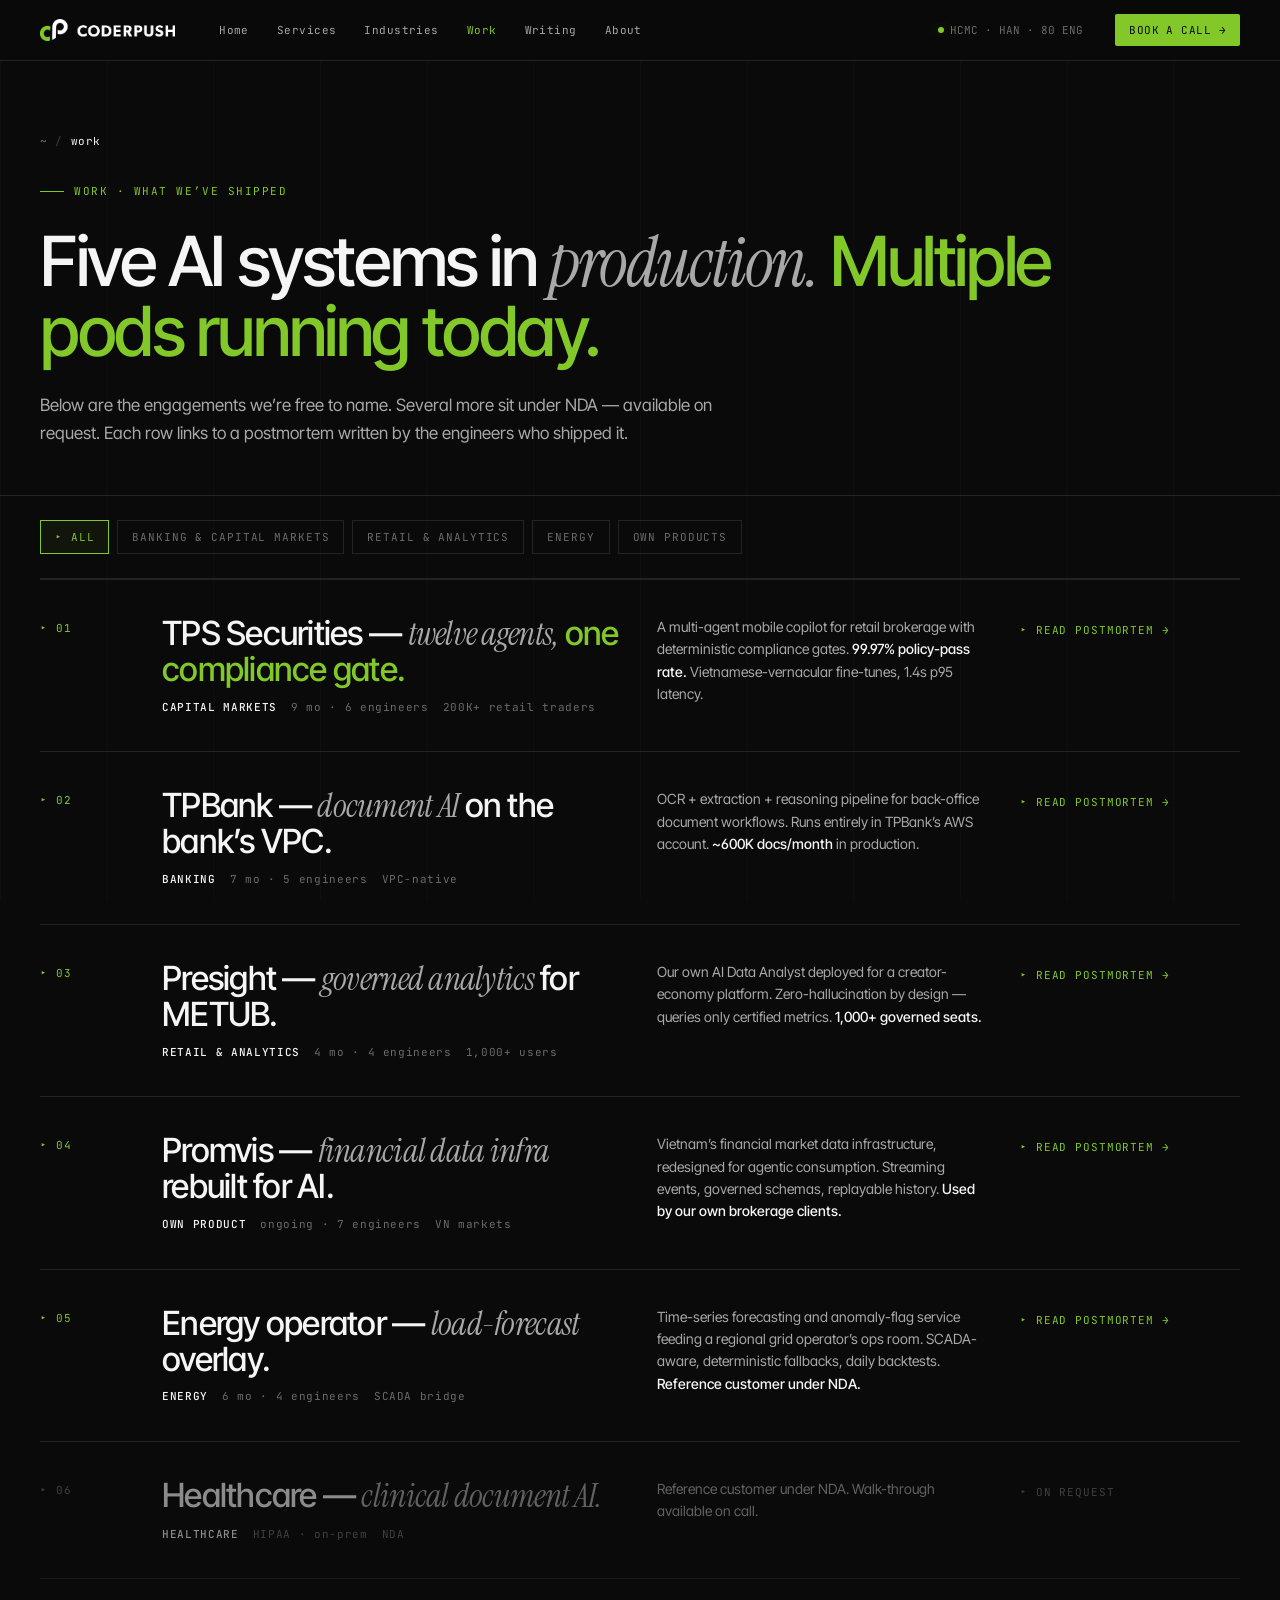
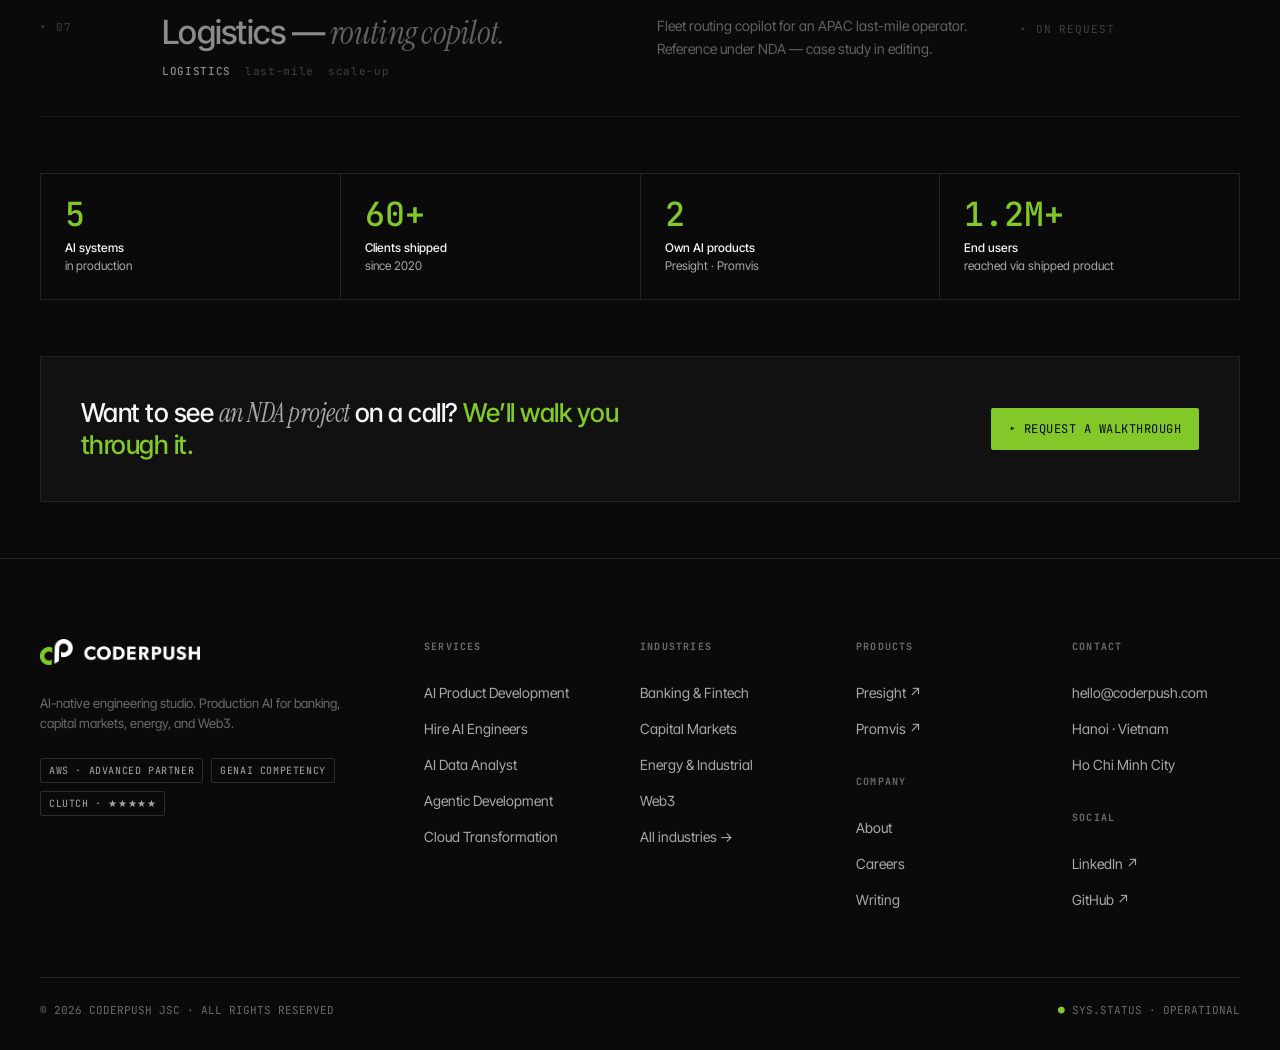
<file: work.html>
<!DOCTYPE html>
<html lang="en">
<head>
<meta charset="UTF-8" />
<meta name="viewport" content="width=device-width, initial-scale=1.0" />
<title>CoderPush — Work</title>
<link rel="preconnect" href="https://fonts.googleapis.com" />
<link rel="preconnect" href="https://fonts.gstatic.com" crossorigin />
<link href="https://fonts.googleapis.com/css2?family=Inter+Tight:wght@300;400;500;600;700&family=JetBrains+Mono:wght@400;500;600&family=Instrument+Serif:ital@0;1&display=swap" rel="stylesheet" />
<link rel="stylesheet" href="shared.css" />
<style>
  .wk-hero { padding: 72px 0 48px; border-bottom: 1px solid var(--line); }
  .wk-hero h1 { font-size: clamp(40px, 5.4vw, 80px); line-height: 1.0; letter-spacing: -0.035em; font-weight: 500; max-width: 1080px; margin-top: 28px; }
  .wk-hero h1 em { font-family: 'Instrument Serif', serif; font-style: italic; color: var(--text-2); font-weight: 400; }
  .wk-hero h1 .green { color: var(--green); }
  .wk-hero .lede { margin-top: 24px; max-width: 720px; font-size: 17px; color: var(--text-2); line-height: 1.65; }

  .filters { display: flex; gap: 8px; flex-wrap: wrap; padding: 24px 0; border-bottom: 1px solid var(--line); }
  .filter { font-family: 'JetBrains Mono', monospace; font-size: 11px; color: var(--text-3); letter-spacing: 0.08em; padding: 8px 14px; border: 1px solid var(--line); cursor: pointer; transition: all 0.15s; }
  .filter:hover { border-color: var(--text-3); color: var(--text); }
  .filter.on { border-color: var(--green); color: var(--green); background: rgba(129,200,40,0.06); }

  .wk-list { border-top: 1px solid var(--line); }
  .wk {
    display: grid; grid-template-columns: 90px 1.4fr 1fr 220px;
    gap: 32px; padding: 36px 0;
    border-bottom: 1px solid var(--line);
    align-items: start;
    transition: background 0.15s;
    text-decoration: none; color: inherit;
  }
  .wk.live { cursor: pointer; }
  .wk.live:hover { background: rgba(129,200,40,0.025); }
  .wk.dim { opacity: 0.55; }
  @media (max-width: 900px) { .wk { grid-template-columns: 1fr; gap: 12px; padding: 28px 0; } }
  .wk .num { font-family: 'JetBrains Mono', monospace; font-size: 11px; color: var(--text-3); letter-spacing: 0.1em; padding-top: 4px; }
  .wk.live .num { color: var(--green); }
  .wk h2 { font-size: clamp(24px, 2.6vw, 34px); line-height: 1.05; letter-spacing: -0.022em; font-weight: 500; }
  .wk h2 em { font-family: 'Instrument Serif', serif; font-style: italic; color: var(--text-2); font-weight: 400; }
  .wk h2 .green { color: var(--green); }
  .wk .meta { font-family: 'JetBrains Mono', monospace; font-size: 11px; color: var(--text-3); letter-spacing: 0.06em; margin-top: 12px; display: flex; gap: 14px; flex-wrap: wrap; }
  .wk .meta b { color: var(--text); font-weight: 500; }
  .wk p { color: var(--text-2); font-size: 14px; line-height: 1.6; }
  .wk p b { color: var(--text); font-weight: 500; }
  .wk .cta { font-family: 'JetBrains Mono', monospace; font-size: 11px; letter-spacing: 0.08em; padding-top: 6px; color: var(--text-3); }
  .wk.live .cta { color: var(--green); }

  .summary { display: grid; grid-template-columns: repeat(4, 1fr); border-top: 1px solid var(--line); border-left: 1px solid var(--line); margin: 56px 0 0; }
  @media (max-width: 720px) { .summary { grid-template-columns: 1fr 1fr; } }
  .summary .stat { padding: 24px; border-right: 1px solid var(--line); border-bottom: 1px solid var(--line); }
  .summary .n { font-family: 'JetBrains Mono', monospace; font-size: clamp(24px, 2.6vw, 36px); color: var(--green); line-height: 1; margin-bottom: 8px; font-weight: 500; }
  .summary .l { color: var(--text-2); font-size: 12px; line-height: 1.5; }
  .summary .l b { color: var(--text); font-weight: 500; }
</style>
</head>
<body data-screen-label="04 Work">
<div id="cp-nav"></div>

<header class="wk-hero grid-bg">
  <div class="wrap">
    <div class="crumb"><a href="index.html">~</a><span class="sep">/</span><span class="here">work</span></div>
    <div class="eyebrow">WORK · WHAT WE&rsquo;VE SHIPPED</div>
    <h1>Five AI systems in <em>production.</em> <span class="green">Multiple pods running today.</span></h1>
    <p class="lede">Below are the engagements we&rsquo;re free to name. Several more sit under NDA &mdash; available on request. Each row links to a postmortem written by the engineers who shipped it.</p>
  </div>
</header>

<div class="wrap">
  <div class="filters">
    <span class="filter on">▸ ALL</span>
    <span class="filter">BANKING &amp; CAPITAL MARKETS</span>
    <span class="filter">RETAIL &amp; ANALYTICS</span>
    <span class="filter">ENERGY</span>
    <span class="filter">OWN PRODUCTS</span>
  </div>

  <div class="wk-list">
    <a class="wk live" href="case-study.html">
      <div class="num">▸ 01</div>
      <div>
        <h2>TPS Securities &mdash; <em>twelve agents,</em> <span class="green">one compliance gate.</span></h2>
        <div class="meta"><span><b>CAPITAL MARKETS</b></span><span>9 mo · 6 engineers</span><span>200K+ retail traders</span></div>
      </div>
      <p>A multi-agent mobile copilot for retail brokerage with deterministic compliance gates. <b>99.97% policy-pass rate.</b> Vietnamese-vernacular fine-tunes, 1.4s p95 latency.</p>
      <div class="cta">▸ READ POSTMORTEM →</div>
    </a>

    <a class="wk live" href="case-study.html">
      <div class="num">▸ 02</div>
      <div>
        <h2>TPBank &mdash; <em>document AI</em> on the bank&rsquo;s VPC.</h2>
        <div class="meta"><span><b>BANKING</b></span><span>7 mo · 5 engineers</span><span>VPC-native</span></div>
      </div>
      <p>OCR + extraction + reasoning pipeline for back-office document workflows. Runs entirely in TPBank&rsquo;s AWS account. <b>~600K docs/month</b> in production.</p>
      <div class="cta">▸ READ POSTMORTEM →</div>
    </a>

    <a class="wk live" href="case-study.html">
      <div class="num">▸ 03</div>
      <div>
        <h2>Presight &mdash; <em>governed analytics</em> for METUB.</h2>
        <div class="meta"><span><b>RETAIL &amp; ANALYTICS</b></span><span>4 mo · 4 engineers</span><span>1,000+ users</span></div>
      </div>
      <p>Our own AI Data Analyst deployed for a creator-economy platform. Zero-hallucination by design &mdash; queries only certified metrics. <b>1,000+ governed seats.</b></p>
      <div class="cta">▸ READ POSTMORTEM →</div>
    </a>

    <a class="wk live" href="case-study.html">
      <div class="num">▸ 04</div>
      <div>
        <h2>Promvis &mdash; <em>financial data infra</em> rebuilt for AI.</h2>
        <div class="meta"><span><b>OWN PRODUCT</b></span><span>ongoing · 7 engineers</span><span>VN markets</span></div>
      </div>
      <p>Vietnam&rsquo;s financial market data infrastructure, redesigned for agentic consumption. Streaming events, governed schemas, replayable history. <b>Used by our own brokerage clients.</b></p>
      <div class="cta">▸ READ POSTMORTEM →</div>
    </a>

    <a class="wk live" href="case-study.html">
      <div class="num">▸ 05</div>
      <div>
        <h2>Energy operator &mdash; <em>load-forecast</em> overlay.</h2>
        <div class="meta"><span><b>ENERGY</b></span><span>6 mo · 4 engineers</span><span>SCADA bridge</span></div>
      </div>
      <p>Time-series forecasting and anomaly-flag service feeding a regional grid operator&rsquo;s ops room. SCADA-aware, deterministic fallbacks, daily backtests. <b>Reference customer under NDA.</b></p>
      <div class="cta">▸ READ POSTMORTEM →</div>
    </a>

    <div class="wk dim">
      <div class="num">▸ 06</div>
      <div>
        <h2>Healthcare &mdash; <em>clinical document AI.</em></h2>
        <div class="meta"><span><b>HEALTHCARE</b></span><span>HIPAA &middot; on-prem</span><span>NDA</span></div>
      </div>
      <p>Reference customer under NDA. Walk-through available on call.</p>
      <div class="cta">▸ ON REQUEST</div>
    </div>

    <div class="wk dim">
      <div class="num">▸ 07</div>
      <div>
        <h2>Logistics &mdash; <em>routing copilot.</em></h2>
        <div class="meta"><span><b>LOGISTICS</b></span><span>last-mile</span><span>scale-up</span></div>
      </div>
      <p>Fleet routing copilot for an APAC last-mile operator. Reference under NDA &mdash; case study in editing.</p>
      <div class="cta">▸ ON REQUEST</div>
    </div>
  </div>

  <div class="summary">
    <div class="stat"><div class="n">5</div><div class="l"><b>AI systems</b><br/>in production</div></div>
    <div class="stat"><div class="n">60+</div><div class="l"><b>Clients shipped</b><br/>since 2020</div></div>
    <div class="stat"><div class="n">2</div><div class="l"><b>Own AI products</b><br/>Presight &middot; Promvis</div></div>
    <div class="stat"><div class="n">1.2M+</div><div class="l"><b>End users</b><br/>reached via shipped product</div></div>
  </div>

  <div style="padding: 56px 0;">
    <div style="border: 1px solid var(--line); background: var(--bg-1); padding: 40px; display: grid; grid-template-columns: 1fr auto; gap: 24px; align-items: center;">
      <h3 style="font-size: 26px; font-weight: 500; letter-spacing: -0.02em; line-height: 1.2; max-width: 560px;">Want to see <em style="font-family: 'Instrument Serif', serif; font-style: italic; color: var(--text-2); font-weight: 400;">an NDA project</em> on a call? <span style="color: var(--green);">We&rsquo;ll walk you through it.</span></h3>
      <a class="btn btn-primary" href="contact.html#build">▸ REQUEST A WALKTHROUGH</a>
    </div>
  </div>
</div>

<div id="cp-foot"></div>
<script src="shared.js"></script>
<script>
  CP.mount("work.html");
  document.querySelectorAll('.filter').forEach(f => f.addEventListener('click', () => {
    document.querySelectorAll('.filter').forEach(x => x.classList.remove('on'));
    f.classList.add('on');
  }));
</script>
</body>
</html>
</file>
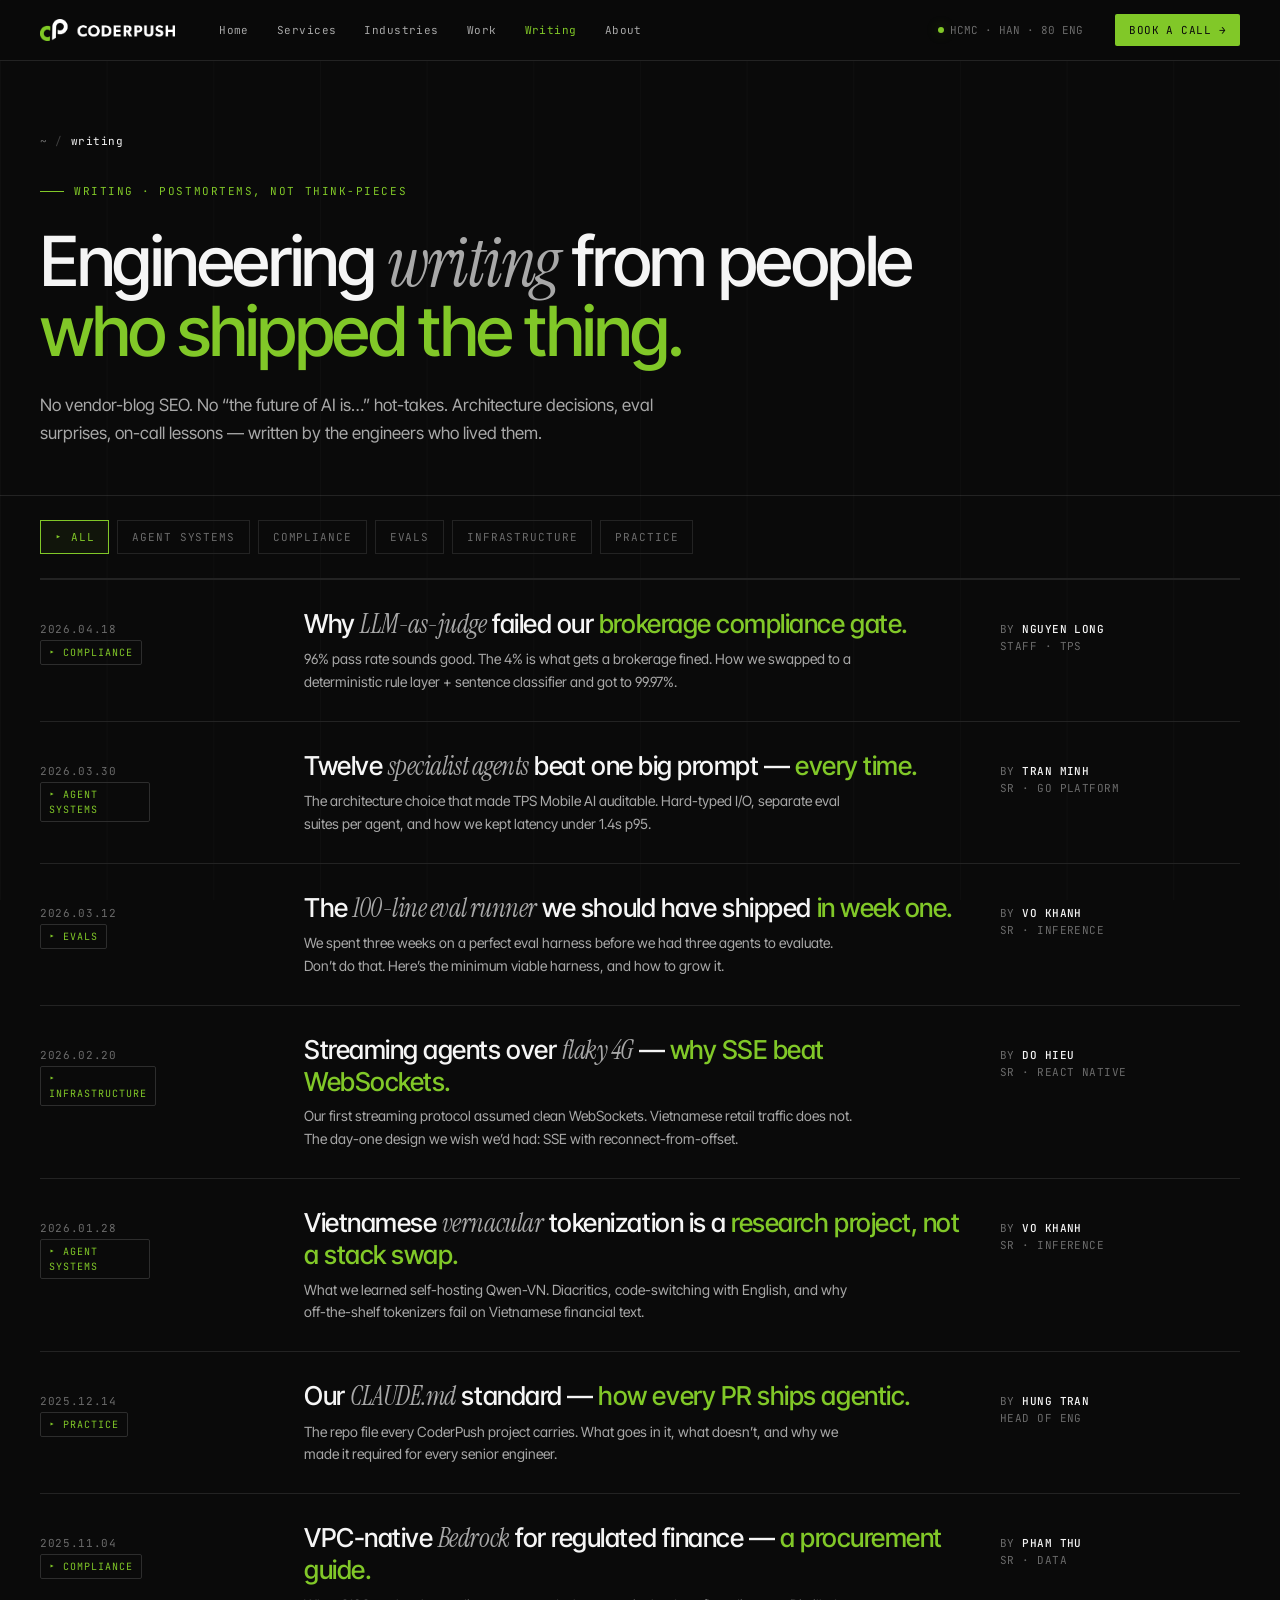
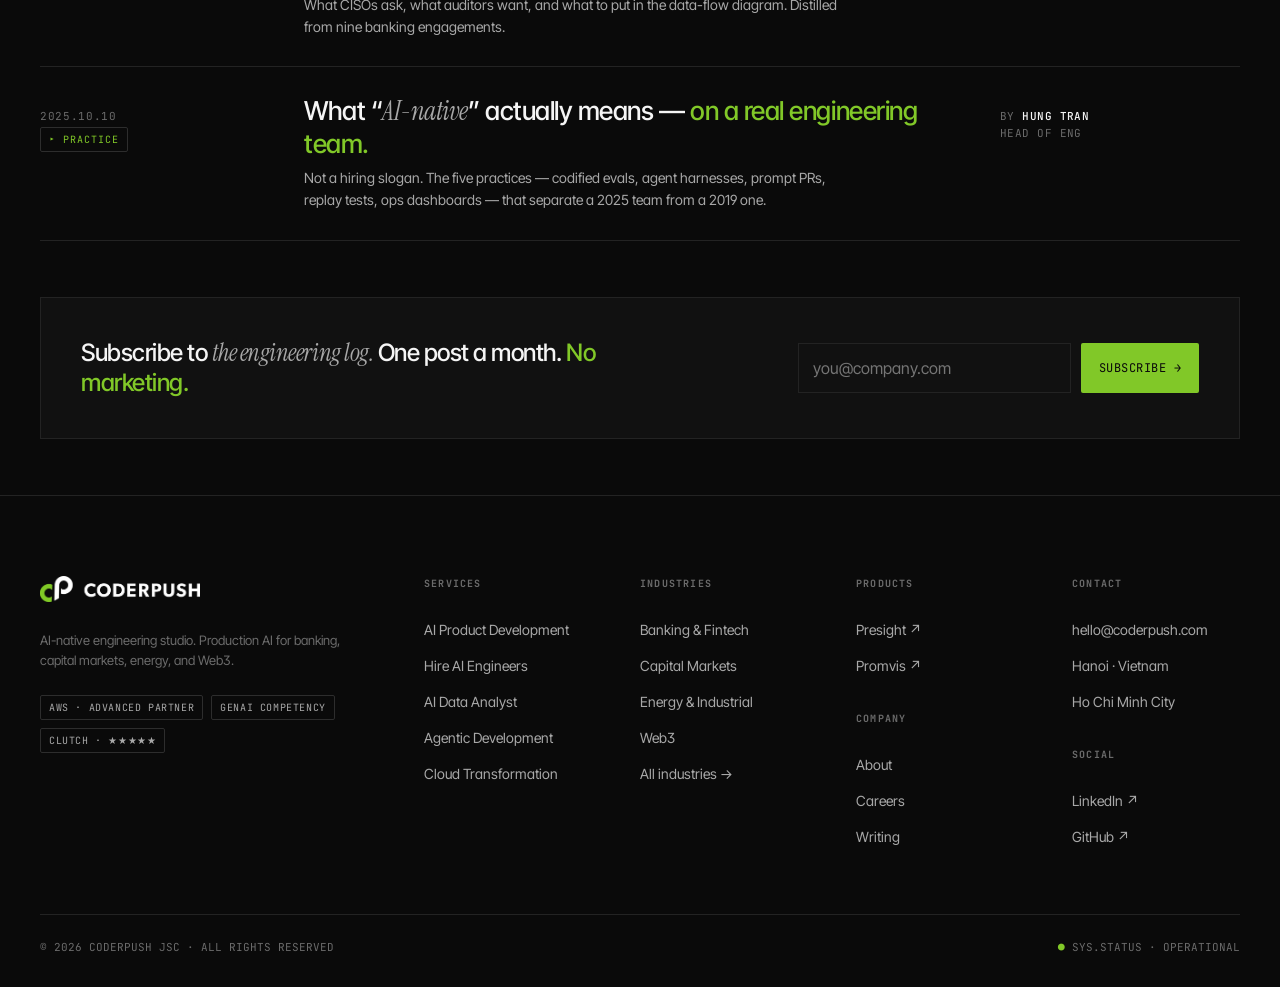
<file: writing.html>
<!DOCTYPE html>
<html lang="en">
<head>
<meta charset="UTF-8" />
<meta name="viewport" content="width=device-width, initial-scale=1.0" />
<title>CoderPush — Writing</title>
<link rel="preconnect" href="https://fonts.googleapis.com" />
<link rel="preconnect" href="https://fonts.gstatic.com" crossorigin />
<link href="https://fonts.googleapis.com/css2?family=Inter+Tight:wght@300;400;500;600;700&family=JetBrains+Mono:wght@400;500;600&family=Instrument+Serif:ital@0;1&display=swap" rel="stylesheet" />
<link rel="stylesheet" href="shared.css" />
<style>
  .wr-hero { padding: 72px 0 48px; border-bottom: 1px solid var(--line); }
  .wr-hero h1 { font-size: clamp(40px, 5.4vw, 80px); line-height: 1.0; letter-spacing: -0.035em; font-weight: 500; max-width: 1000px; margin-top: 28px; }
  .wr-hero h1 em { font-family: 'Instrument Serif', serif; font-style: italic; color: var(--text-2); font-weight: 400; }
  .wr-hero h1 .green { color: var(--green); }
  .wr-hero .lede { margin-top: 24px; max-width: 680px; font-size: 17px; color: var(--text-2); line-height: 1.65; }

  .filters { display: flex; gap: 8px; flex-wrap: wrap; padding: 24px 0; border-bottom: 1px solid var(--line); }
  .filter { font-family: 'JetBrains Mono', monospace; font-size: 11px; color: var(--text-3); letter-spacing: 0.08em; padding: 8px 14px; border: 1px solid var(--line); cursor: pointer; transition: all 0.15s; }
  .filter:hover { border-color: var(--text-3); color: var(--text); }
  .filter.on { border-color: var(--green); color: var(--green); background: rgba(129,200,40,0.06); }

  .post-list { border-top: 1px solid var(--line); }
  .post {
    display: grid; grid-template-columns: 110px 90px 1fr 240px;
    gap: 32px; padding: 28px 0;
    border-bottom: 1px solid var(--line);
    align-items: baseline;
    transition: background 0.15s;
  }
  @media (max-width: 900px) { .post { grid-template-columns: 1fr; gap: 8px; padding: 22px 0; } }
  .post:hover { background: rgba(129,200,40,0.02); }
  .post .date { font-family: 'JetBrains Mono', monospace; font-size: 11px; color: var(--text-3); letter-spacing: 0.06em; }
  .post .tag { font-family: 'JetBrains Mono', monospace; font-size: 10px; color: var(--green); letter-spacing: 0.1em; }
  .post h3 { font-size: clamp(20px, 2.2vw, 26px); font-weight: 500; letter-spacing: -0.018em; line-height: 1.2; }
  .post h3 em { font-family: 'Instrument Serif', serif; font-style: italic; color: var(--text-2); font-weight: 400; }
  .post h3 .green { color: var(--green); }
  .post .by { font-family: 'JetBrains Mono', monospace; font-size: 11px; color: var(--text-3); letter-spacing: 0.04em; }
  .post .by b { color: var(--text); font-weight: 500; }
  .post p { color: var(--text-2); font-size: 14px; line-height: 1.6; max-width: 560px; margin-top: 8px; }
</style>
</head>
<body data-screen-label="08 Writing">
<div id="cp-nav"></div>

<header class="wr-hero grid-bg">
  <div class="wrap">
    <div class="crumb"><a href="index.html">~</a><span class="sep">/</span><span class="here">writing</span></div>
    <div class="eyebrow">WRITING · POSTMORTEMS, NOT THINK-PIECES</div>
    <h1>Engineering <em>writing</em> from people <span class="green">who shipped the thing.</span></h1>
    <p class="lede">No vendor-blog SEO. No &ldquo;the future of AI is&hellip;&rdquo; hot-takes. Architecture decisions, eval surprises, on-call lessons &mdash; written by the engineers who lived them.</p>
  </div>
</header>

<div class="wrap">
  <div class="filters">
    <span class="filter on">▸ ALL</span>
    <span class="filter">AGENT SYSTEMS</span>
    <span class="filter">COMPLIANCE</span>
    <span class="filter">EVALS</span>
    <span class="filter">INFRASTRUCTURE</span>
    <span class="filter">PRACTICE</span>
  </div>

  <div class="post-list">
    <a class="post" href="#">
      <div><div class="date">2026.04.18</div><div class="tag">▸ COMPLIANCE</div></div>
      <div></div>
      <div>
        <h3>Why <em>LLM-as-judge</em> failed our <span class="green">brokerage compliance gate.</span></h3>
        <p>96% pass rate sounds good. The 4% is what gets a brokerage fined. How we swapped to a deterministic rule layer + sentence classifier and got to 99.97%.</p>
      </div>
      <div class="by">BY <b>NGUYEN LONG</b><br/>STAFF · TPS</div>
    </a>
    <a class="post" href="#">
      <div><div class="date">2026.03.30</div><div class="tag">▸ AGENT SYSTEMS</div></div>
      <div></div>
      <div>
        <h3>Twelve <em>specialist agents</em> beat one big prompt &mdash; <span class="green">every time.</span></h3>
        <p>The architecture choice that made TPS Mobile AI auditable. Hard-typed I/O, separate eval suites per agent, and how we kept latency under 1.4s p95.</p>
      </div>
      <div class="by">BY <b>TRAN MINH</b><br/>SR · GO PLATFORM</div>
    </a>
    <a class="post" href="#">
      <div><div class="date">2026.03.12</div><div class="tag">▸ EVALS</div></div>
      <div></div>
      <div>
        <h3>The <em>100-line eval runner</em> we should have shipped <span class="green">in week one.</span></h3>
        <p>We spent three weeks on a perfect eval harness before we had three agents to evaluate. Don&rsquo;t do that. Here&rsquo;s the minimum viable harness, and how to grow it.</p>
      </div>
      <div class="by">BY <b>VO KHANH</b><br/>SR · INFERENCE</div>
    </a>
    <a class="post" href="#">
      <div><div class="date">2026.02.20</div><div class="tag">▸ INFRASTRUCTURE</div></div>
      <div></div>
      <div>
        <h3>Streaming agents over <em>flaky 4G</em> &mdash; <span class="green">why SSE beat WebSockets.</span></h3>
        <p>Our first streaming protocol assumed clean WebSockets. Vietnamese retail traffic does not. The day-one design we wish we&rsquo;d had: SSE with reconnect-from-offset.</p>
      </div>
      <div class="by">BY <b>DO HIEU</b><br/>SR · REACT NATIVE</div>
    </a>
    <a class="post" href="#">
      <div><div class="date">2026.01.28</div><div class="tag">▸ AGENT SYSTEMS</div></div>
      <div></div>
      <div>
        <h3>Vietnamese <em>vernacular</em> tokenization is a <span class="green">research project, not a stack swap.</span></h3>
        <p>What we learned self-hosting Qwen-VN. Diacritics, code-switching with English, and why off-the-shelf tokenizers fail on Vietnamese financial text.</p>
      </div>
      <div class="by">BY <b>VO KHANH</b><br/>SR · INFERENCE</div>
    </a>
    <a class="post" href="#">
      <div><div class="date">2025.12.14</div><div class="tag">▸ PRACTICE</div></div>
      <div></div>
      <div>
        <h3>Our <em>CLAUDE.md</em> standard &mdash; <span class="green">how every PR ships agentic.</span></h3>
        <p>The repo file every CoderPush project carries. What goes in it, what doesn&rsquo;t, and why we made it required for every senior engineer.</p>
      </div>
      <div class="by">BY <b>HUNG TRAN</b><br/>HEAD OF ENG</div>
    </a>
    <a class="post" href="#">
      <div><div class="date">2025.11.04</div><div class="tag">▸ COMPLIANCE</div></div>
      <div></div>
      <div>
        <h3>VPC-native <em>Bedrock</em> for regulated finance &mdash; <span class="green">a procurement guide.</span></h3>
        <p>What CISOs ask, what auditors want, and what to put in the data-flow diagram. Distilled from nine banking engagements.</p>
      </div>
      <div class="by">BY <b>PHAM THU</b><br/>SR · DATA</div>
    </a>
    <a class="post" href="#">
      <div><div class="date">2025.10.10</div><div class="tag">▸ PRACTICE</div></div>
      <div></div>
      <div>
        <h3>What &ldquo;<em>AI-native</em>&rdquo; actually means &mdash; <span class="green">on a real engineering team.</span></h3>
        <p>Not a hiring slogan. The five practices &mdash; codified evals, agent harnesses, prompt PRs, replay tests, ops dashboards &mdash; that separate a 2025 team from a 2019 one.</p>
      </div>
      <div class="by">BY <b>HUNG TRAN</b><br/>HEAD OF ENG</div>
    </a>
  </div>

  <div style="padding: 56px 0;">
    <div style="border: 1px solid var(--line); background: var(--bg-1); padding: 40px; display: grid; grid-template-columns: 1fr auto; gap: 24px; align-items: center;">
      <h3 style="font-size: 24px; font-weight: 500; letter-spacing: -0.02em; line-height: 1.25; max-width: 560px;">Subscribe to <em style="font-family: 'Instrument Serif', serif; font-style: italic; color: var(--text-2); font-weight: 400;">the engineering log.</em> One post a month. <span style="color: var(--green);">No marketing.</span></h3>
      <form style="display: flex; gap: 10px;" onsubmit="event.preventDefault(); this.querySelector('button').textContent='▸ SUBSCRIBED';">
        <input type="email" placeholder="you@company.com" required style="background: transparent; border: 1px solid var(--line); padding: 12px 14px; color: var(--text); font: inherit; min-width: 260px;" />
        <button type="submit" class="btn btn-primary">SUBSCRIBE →</button>
      </form>
    </div>
  </div>
</div>

<div id="cp-foot"></div>
<script src="shared.js"></script>
<script>
  CP.mount("writing.html");
  document.querySelectorAll('.filter').forEach(f => f.addEventListener('click', () => {
    document.querySelectorAll('.filter').forEach(x => x.classList.remove('on'));
    f.classList.add('on');
  }));
</script>
</body>
</html>
</file>
<file: shared.css>
/* ============================================================
   CoderPush · Engineer's Dossier · shared design tokens
   ============================================================ */
:root {
  --bg: #0A0A0A;
  --bg-1: #111111;
  --bg-2: #161616;
  --bg-3: #1c1c1c;
  --line: #232323;
  --line-2: #2d2d2d;
  --text: #f5f5f5;
  --text-2: #a8a8a8;
  --text-3: #6b6b6b;
  --text-4: #3f3f3f;
  --green: #81C828;
  --green-dim: #5a8a1c;
  --green-bg: rgba(129,200,40,0.08);
  --green-glow: 0 0 12px rgba(129,200,40,0.35);
  --maxw: 1320px;
  --pad: 40px;
}

* { box-sizing: border-box; margin: 0; padding: 0; }
html { scroll-behavior: smooth; }
html, body {
  background: var(--bg);
  color: var(--text);
  font-family: 'Inter Tight', system-ui, sans-serif;
  font-feature-settings: "ss01", "cv11";
  -webkit-font-smoothing: antialiased;
  line-height: 1.5;
  overflow-x: hidden;
}
.mono { font-family: 'JetBrains Mono', ui-monospace, monospace; font-feature-settings: "zero", "ss02"; }
.serif { font-family: 'Instrument Serif', serif; font-style: italic; font-weight: 400; }
a { color: inherit; text-decoration: none; }
button { border: none; background: none; color: inherit; font: inherit; cursor: pointer; }

.wrap { max-width: var(--maxw); margin: 0 auto; padding: 0 var(--pad); position: relative; }
@media (max-width: 720px) { :root { --pad: 20px; } }

/* faint 12-col grid overlay */
.grid-bg::before {
  content: ""; position: absolute; inset: 0;
  background-image: linear-gradient(to right, rgba(255,255,255,0.018) 1px, transparent 1px);
  background-size: calc(100% / 12) 100%;
  pointer-events: none; z-index: 0;
}

/* ============ NAV ============ */
.nav {
  position: sticky; top: 0; z-index: 100;
  backdrop-filter: blur(18px);
  background: rgba(10,10,10,0.78);
  border-bottom: 1px solid var(--line);
}
.nav-inner {
  height: 60px;
  display: flex; align-items: center; gap: 32px;
}
.nav-logo {
  display: inline-flex; align-items: center;
}
.nav-logo .cp-logo-img {
  height: 22px; width: auto; display: block;
}
.nav-logo .cp-logo-icon { display: none; }
@media (max-width: 720px) {
  .nav .cp-logo-full { display: none; }
  .nav .nav-logo .cp-logo-icon { display: block; height: 26px; }
}
.foot-logo { margin-bottom: 16px; }
.foot-logo .cp-logo-img { height: 26px; }
.foot-logo .cp-logo-icon { display: none; }
.nav-links {
  display: flex; gap: 4px; align-items: center; flex: 1;
}
.nav-links a {
  font-family: 'JetBrains Mono', monospace;
  font-size: 11px; letter-spacing: 0.04em;
  color: var(--text-2); padding: 8px 12px; border-radius: 4px;
  transition: color 0.15s, background 0.15s;
}
.nav-links a:hover { color: var(--text); background: rgba(255,255,255,0.03); }
.nav-links a.active { color: var(--green); }
.nav-meta {
  display: flex; align-items: center; gap: 16px;
  font-family: 'JetBrains Mono', monospace; font-size: 11px; color: var(--text-3);
}
.nav-meta .status { display: inline-flex; align-items: center; gap: 6px; }
.nav-meta .dot { width: 6px; height: 6px; border-radius: 50%; background: var(--green); box-shadow: var(--green-glow); animation: pulse 2.4s ease-in-out infinite; }
.nav-cta {
  font-family: 'JetBrains Mono', monospace; font-size: 11px;
  padding: 8px 14px; color: var(--bg);
  background: var(--green); border-radius: 2px;
  letter-spacing: 0.04em; transition: filter 0.15s;
}
.nav-cta:hover { filter: brightness(1.08); }
@keyframes pulse { 0%,100% { opacity: 0.5; } 50% { opacity: 1; } }

.nav-burger { display: none; }
@media (max-width: 900px) {
  .nav-links, .nav-meta { display: none; }
  .nav-burger {
    display: flex; flex-direction: column; gap: 4px;
    margin-left: auto; padding: 8px;
  }
  .nav-burger span { width: 18px; height: 1.5px; background: var(--text); }
}

/* ============ TYPE ============ */
.eyebrow {
  font-family: 'JetBrains Mono', monospace;
  font-size: 11px; letter-spacing: 0.14em;
  color: var(--green); text-transform: uppercase;
  display: inline-flex; align-items: center; gap: 10px;
}
.eyebrow::before {
  content: ""; width: 24px; height: 1px; background: var(--green);
}
.eyebrow.muted { color: var(--text-3); }
.eyebrow.muted::before { background: var(--text-3); }

h1.display {
  font-size: clamp(40px, 5.5vw, 76px);
  line-height: 1.0; letter-spacing: -0.035em;
  font-weight: 500; text-wrap: balance;
}
h1.display em, h2.display em { font-family: 'Instrument Serif', serif; font-style: italic; font-weight: 400; color: var(--text-2); }
h1.display .green, h2.display .green { color: var(--green); }
h2.display {
  font-size: clamp(28px, 3.8vw, 48px);
  line-height: 1.05; letter-spacing: -0.025em;
  font-weight: 500; text-wrap: balance;
}
h3 { font-size: 20px; font-weight: 500; letter-spacing: -0.01em; }

/* section markers */
.sec-head {
  display: grid; grid-template-columns: 220px 1fr;
  gap: 48px; margin-bottom: 56px; align-items: start;
}
@media (max-width: 720px) { .sec-head { grid-template-columns: 1fr; gap: 12px; } }
.sec-num {
  font-family: 'JetBrains Mono', monospace;
  font-size: 11px; color: var(--text-3); letter-spacing: 0.1em;
}
.sec-num .green { color: var(--green); }

section { padding: 96px 0; border-bottom: 1px solid var(--line); position: relative; }
section.tight { padding: 60px 0; }

/* ============ BUTTONS ============ */
.btn {
  display: inline-flex; align-items: center; gap: 8px;
  font-family: 'JetBrains Mono', monospace; font-size: 12px;
  padding: 12px 18px; border-radius: 2px;
  letter-spacing: 0.04em;
  transition: filter 0.15s, transform 0.15s, background 0.15s;
}
.btn-primary { background: var(--green); color: #0A0A0A; }
.btn-primary:hover { filter: brightness(1.08); }
.btn-ghost { color: var(--text); border: 1px solid var(--line-2); background: transparent; }
.btn-ghost:hover { background: rgba(255,255,255,0.03); border-color: var(--text-3); }
.btn .arrow { display: inline-block; transition: transform 0.15s; }
.btn:hover .arrow { transform: translateX(2px); }

/* ============ FOOTER ============ */
.foot {
  background: var(--bg);
  border-top: 1px solid var(--line);
  padding: 80px 0 32px;
}
.foot-grid {
  display: grid;
  grid-template-columns: 2fr 1fr 1fr 1fr 1fr;
  gap: 48px;
}
@media (max-width: 900px) { .foot-grid { grid-template-columns: 1fr 1fr; gap: 32px; } }
.foot-col h5 {
  font-family: 'JetBrains Mono', monospace;
  font-size: 10px; color: var(--text-3); letter-spacing: 0.12em; text-transform: uppercase;
  margin-bottom: 20px;
}
.foot-col ul { list-style: none; }
.foot-col li { padding: 6px 0; }
.foot-col li a { color: var(--text-2); font-size: 14px; transition: color 0.15s; }
.foot-col li a:hover { color: var(--green); }
.foot-bottom {
  margin-top: 60px; padding-top: 24px; border-top: 1px solid var(--line);
  display: flex; justify-content: space-between; flex-wrap: wrap; gap: 12px;
  font-family: 'JetBrains Mono', monospace; font-size: 11px; color: var(--text-3);
}

/* ============ COMMON CARDS ============ */
.card {
  border: 1px solid var(--line);
  background: var(--bg-1);
  position: relative; overflow: hidden;
  transition: border-color 0.2s, background 0.2s;
}
.card:hover { border-color: var(--line-2); }
.card-pad { padding: 24px; }

/* breadcrumb */
.crumb {
  display: flex; align-items: center; gap: 8px;
  font-family: 'JetBrains Mono', monospace; font-size: 11px; color: var(--text-3);
  letter-spacing: 0.04em; margin-bottom: 24px;
}
.crumb a { color: var(--text-3); transition: color 0.15s; }
.crumb a:hover { color: var(--green); }
.crumb .sep { color: var(--text-4); }
.crumb .here { color: var(--text); }

/* answer block */
.answer-block {
  border: 1px solid var(--line);
  background: var(--bg-1);
  padding: 24px 28px;
  position: relative;
  margin: 32px 0;
}
.answer-block::before {
  content: "ANSWER"; position: absolute; top: -1px; left: 24px;
  background: var(--bg);
  padding: 0 10px;
  font-family: 'JetBrains Mono', monospace; font-size: 10px;
  color: var(--green); letter-spacing: 0.14em;
  transform: translateY(-50%);
}
.answer-block p {
  color: var(--text); font-size: 16px; line-height: 1.6;
  text-wrap: pretty;
}
.answer-block p + p { margin-top: 12px; }
.answer-block .cite {
  font-family: 'JetBrains Mono', monospace; font-size: 10px;
  color: var(--text-3); letter-spacing: 0.06em;
  margin-top: 18px; padding-top: 14px; border-top: 1px dashed var(--line-2);
}

/* hairline bordered list */
.list-h { list-style: none; border-top: 1px solid var(--line); }
.list-h li {
  padding: 18px 0;
  border-bottom: 1px solid var(--line);
  display: grid; grid-template-columns: 60px 1fr;
  gap: 16px;
}
.list-h .ix { font-family: 'JetBrains Mono', monospace; font-size: 11px; color: var(--text-3); padding-top: 2px; letter-spacing: 0.06em; }
.list-h .body { color: var(--text-2); font-size: 14px; line-height: 1.55; }
.list-h .body b { color: var(--text); font-weight: 500; }

/* ============ UTILS ============ */
.hairline { height: 1px; background: var(--line); border: none; margin: 0; }
.cursor-blink::after {
  content: "▮"; color: var(--green); margin-left: 2px;
  animation: blink 1.1s steps(2) infinite;
}
@keyframes blink { 50% { opacity: 0; } }

.tag {
  display: inline-flex; align-items: center; gap: 6px;
  font-family: 'JetBrains Mono', monospace; font-size: 10px;
  padding: 4px 8px; border: 1px solid var(--line-2);
  border-radius: 2px; color: var(--text-2);
  letter-spacing: 0.06em;
}
.tag.green { color: var(--green); border-color: var(--green-dim); }
</file>
<file: site/shared.css>
/* ============================================================
   CoderPush · Engineer's Dossier · shared design tokens
   ============================================================ */
:root {
  --bg: #0A0A0A;
  --bg-1: #111111;
  --bg-2: #161616;
  --bg-3: #1c1c1c;
  --line: #232323;
  --line-2: #2d2d2d;
  --text: #f5f5f5;
  --text-2: #a8a8a8;
  --text-3: #6b6b6b;
  --text-4: #3f3f3f;
  --green: #81C828;
  --green-dim: #5a8a1c;
  --green-bg: rgba(129,200,40,0.08);
  --green-glow: 0 0 12px rgba(129,200,40,0.35);
  --maxw: 1320px;
  --pad: 40px;
}

* { box-sizing: border-box; margin: 0; padding: 0; }
html { scroll-behavior: smooth; }
html, body {
  background: var(--bg);
  color: var(--text);
  font-family: 'Inter Tight', system-ui, sans-serif;
  font-feature-settings: "ss01", "cv11";
  -webkit-font-smoothing: antialiased;
  line-height: 1.5;
  overflow-x: hidden;
}
.mono { font-family: 'JetBrains Mono', ui-monospace, monospace; font-feature-settings: "zero", "ss02"; }
.serif { font-family: 'Instrument Serif', serif; font-style: italic; font-weight: 400; }
a { color: inherit; text-decoration: none; }
button { border: none; background: none; color: inherit; font: inherit; cursor: pointer; }

.wrap { max-width: var(--maxw); margin: 0 auto; padding: 0 var(--pad); position: relative; }
@media (max-width: 720px) { :root { --pad: 20px; } }

/* faint 12-col grid overlay */
.grid-bg::before {
  content: ""; position: absolute; inset: 0;
  background-image: linear-gradient(to right, rgba(255,255,255,0.018) 1px, transparent 1px);
  background-size: calc(100% / 12) 100%;
  pointer-events: none; z-index: 0;
}

/* ============ NAV ============ */
.nav {
  position: sticky; top: 0; z-index: 100;
  backdrop-filter: blur(18px);
  background: rgba(10,10,10,0.78);
  border-bottom: 1px solid var(--line);
}
.nav-inner {
  height: 60px;
  display: flex; align-items: center; gap: 32px;
}
.nav-logo {
  display: inline-flex; align-items: center;
}
.nav-logo .cp-logo-img {
  height: 22px; width: auto; display: block;
}
.nav-logo .cp-logo-icon { display: none; }
@media (max-width: 720px) {
  .nav .cp-logo-full { display: none; }
  .nav .nav-logo .cp-logo-icon { display: block; height: 26px; }
}
.foot-logo { margin-bottom: 16px; }
.foot-logo .cp-logo-img { height: 26px; }
.foot-logo .cp-logo-icon { display: none; }
.nav-links {
  display: flex; gap: 4px; align-items: center; flex: 1;
}
.nav-links a {
  font-family: 'JetBrains Mono', monospace;
  font-size: 11px; letter-spacing: 0.04em;
  color: var(--text-2); padding: 8px 12px; border-radius: 4px;
  transition: color 0.15s, background 0.15s;
}
.nav-links a:hover { color: var(--text); background: rgba(255,255,255,0.03); }
.nav-links a.active { color: var(--green); }
.nav-meta {
  display: flex; align-items: center; gap: 16px;
  font-family: 'JetBrains Mono', monospace; font-size: 11px; color: var(--text-3);
}
.nav-meta .status { display: inline-flex; align-items: center; gap: 6px; }
.nav-meta .dot { width: 6px; height: 6px; border-radius: 50%; background: var(--green); box-shadow: var(--green-glow); animation: pulse 2.4s ease-in-out infinite; }
.nav-cta {
  font-family: 'JetBrains Mono', monospace; font-size: 11px;
  padding: 8px 14px; color: var(--bg);
  background: var(--green); border-radius: 2px;
  letter-spacing: 0.04em; transition: filter 0.15s;
}
.nav-cta:hover { filter: brightness(1.08); }
@keyframes pulse { 0%,100% { opacity: 0.5; } 50% { opacity: 1; } }

.nav-burger { display: none; }
@media (max-width: 900px) {
  .nav-links, .nav-meta { display: none; }
  .nav-burger {
    display: flex; flex-direction: column; gap: 4px;
    margin-left: auto; padding: 8px;
  }
  .nav-burger span { width: 18px; height: 1.5px; background: var(--text); }
}

/* ============ TYPE ============ */
.eyebrow {
  font-family: 'JetBrains Mono', monospace;
  font-size: 11px; letter-spacing: 0.14em;
  color: var(--green); text-transform: uppercase;
  display: inline-flex; align-items: center; gap: 10px;
}
.eyebrow::before {
  content: ""; width: 24px; height: 1px; background: var(--green);
}
.eyebrow.muted { color: var(--text-3); }
.eyebrow.muted::before { background: var(--text-3); }

h1.display {
  font-size: clamp(40px, 5.5vw, 76px);
  line-height: 1.0; letter-spacing: -0.035em;
  font-weight: 500; text-wrap: balance;
}
h1.display em, h2.display em { font-family: 'Instrument Serif', serif; font-style: italic; font-weight: 400; color: var(--text-2); }
h1.display .green, h2.display .green { color: var(--green); }
h2.display {
  font-size: clamp(28px, 3.8vw, 48px);
  line-height: 1.05; letter-spacing: -0.025em;
  font-weight: 500; text-wrap: balance;
}
h3 { font-size: 20px; font-weight: 500; letter-spacing: -0.01em; }

/* section markers */
.sec-head {
  display: grid; grid-template-columns: 220px 1fr;
  gap: 48px; margin-bottom: 56px; align-items: start;
}
@media (max-width: 720px) { .sec-head { grid-template-columns: 1fr; gap: 12px; } }
.sec-num {
  font-family: 'JetBrains Mono', monospace;
  font-size: 11px; color: var(--text-3); letter-spacing: 0.1em;
}
.sec-num .green { color: var(--green); }

section { padding: 96px 0; border-bottom: 1px solid var(--line); position: relative; }
section.tight { padding: 60px 0; }

/* ============ BUTTONS ============ */
.btn {
  display: inline-flex; align-items: center; gap: 8px;
  font-family: 'JetBrains Mono', monospace; font-size: 12px;
  padding: 12px 18px; border-radius: 2px;
  letter-spacing: 0.04em;
  transition: filter 0.15s, transform 0.15s, background 0.15s;
}
.btn-primary { background: var(--green); color: #0A0A0A; }
.btn-primary:hover { filter: brightness(1.08); }
.btn-ghost { color: var(--text); border: 1px solid var(--line-2); background: transparent; }
.btn-ghost:hover { background: rgba(255,255,255,0.03); border-color: var(--text-3); }
.btn .arrow { display: inline-block; transition: transform 0.15s; }
.btn:hover .arrow { transform: translateX(2px); }

/* ============ FOOTER ============ */
.foot {
  background: var(--bg);
  border-top: 1px solid var(--line);
  padding: 80px 0 32px;
}
.foot-grid {
  display: grid;
  grid-template-columns: 2fr 1fr 1fr 1fr 1fr;
  gap: 48px;
}
@media (max-width: 900px) { .foot-grid { grid-template-columns: 1fr 1fr; gap: 32px; } }
.foot-col h5 {
  font-family: 'JetBrains Mono', monospace;
  font-size: 10px; color: var(--text-3); letter-spacing: 0.12em; text-transform: uppercase;
  margin-bottom: 20px;
}
.foot-col ul { list-style: none; }
.foot-col li { padding: 6px 0; }
.foot-col li a { color: var(--text-2); font-size: 14px; transition: color 0.15s; }
.foot-col li a:hover { color: var(--green); }
.foot-bottom {
  margin-top: 60px; padding-top: 24px; border-top: 1px solid var(--line);
  display: flex; justify-content: space-between; flex-wrap: wrap; gap: 12px;
  font-family: 'JetBrains Mono', monospace; font-size: 11px; color: var(--text-3);
}

/* ============ COMMON CARDS ============ */
.card {
  border: 1px solid var(--line);
  background: var(--bg-1);
  position: relative; overflow: hidden;
  transition: border-color 0.2s, background 0.2s;
}
.card:hover { border-color: var(--line-2); }
.card-pad { padding: 24px; }

/* breadcrumb */
.crumb {
  display: flex; align-items: center; gap: 8px;
  font-family: 'JetBrains Mono', monospace; font-size: 11px; color: var(--text-3);
  letter-spacing: 0.04em; margin-bottom: 24px;
}
.crumb a { color: var(--text-3); transition: color 0.15s; }
.crumb a:hover { color: var(--green); }
.crumb .sep { color: var(--text-4); }
.crumb .here { color: var(--text); }

/* answer block */
.answer-block {
  border: 1px solid var(--line);
  background: var(--bg-1);
  padding: 24px 28px;
  position: relative;
  margin: 32px 0;
}
.answer-block::before {
  content: "ANSWER"; position: absolute; top: -1px; left: 24px;
  background: var(--bg);
  padding: 0 10px;
  font-family: 'JetBrains Mono', monospace; font-size: 10px;
  color: var(--green); letter-spacing: 0.14em;
  transform: translateY(-50%);
}
.answer-block p {
  color: var(--text); font-size: 16px; line-height: 1.6;
  text-wrap: pretty;
}
.answer-block p + p { margin-top: 12px; }
.answer-block .cite {
  font-family: 'JetBrains Mono', monospace; font-size: 10px;
  color: var(--text-3); letter-spacing: 0.06em;
  margin-top: 18px; padding-top: 14px; border-top: 1px dashed var(--line-2);
}

/* hairline bordered list */
.list-h { list-style: none; border-top: 1px solid var(--line); }
.list-h li {
  padding: 18px 0;
  border-bottom: 1px solid var(--line);
  display: grid; grid-template-columns: 60px 1fr;
  gap: 16px;
}
.list-h .ix { font-family: 'JetBrains Mono', monospace; font-size: 11px; color: var(--text-3); padding-top: 2px; letter-spacing: 0.06em; }
.list-h .body { color: var(--text-2); font-size: 14px; line-height: 1.55; }
.list-h .body b { color: var(--text); font-weight: 500; }

/* ============ UTILS ============ */
.hairline { height: 1px; background: var(--line); border: none; margin: 0; }
.cursor-blink::after {
  content: "▮"; color: var(--green); margin-left: 2px;
  animation: blink 1.1s steps(2) infinite;
}
@keyframes blink { 50% { opacity: 0; } }

.tag {
  display: inline-flex; align-items: center; gap: 6px;
  font-family: 'JetBrains Mono', monospace; font-size: 10px;
  padding: 4px 8px; border: 1px solid var(--line-2);
  border-radius: 2px; color: var(--text-2);
  letter-spacing: 0.06em;
}
.tag.green { color: var(--green); border-color: var(--green-dim); }
</file>
